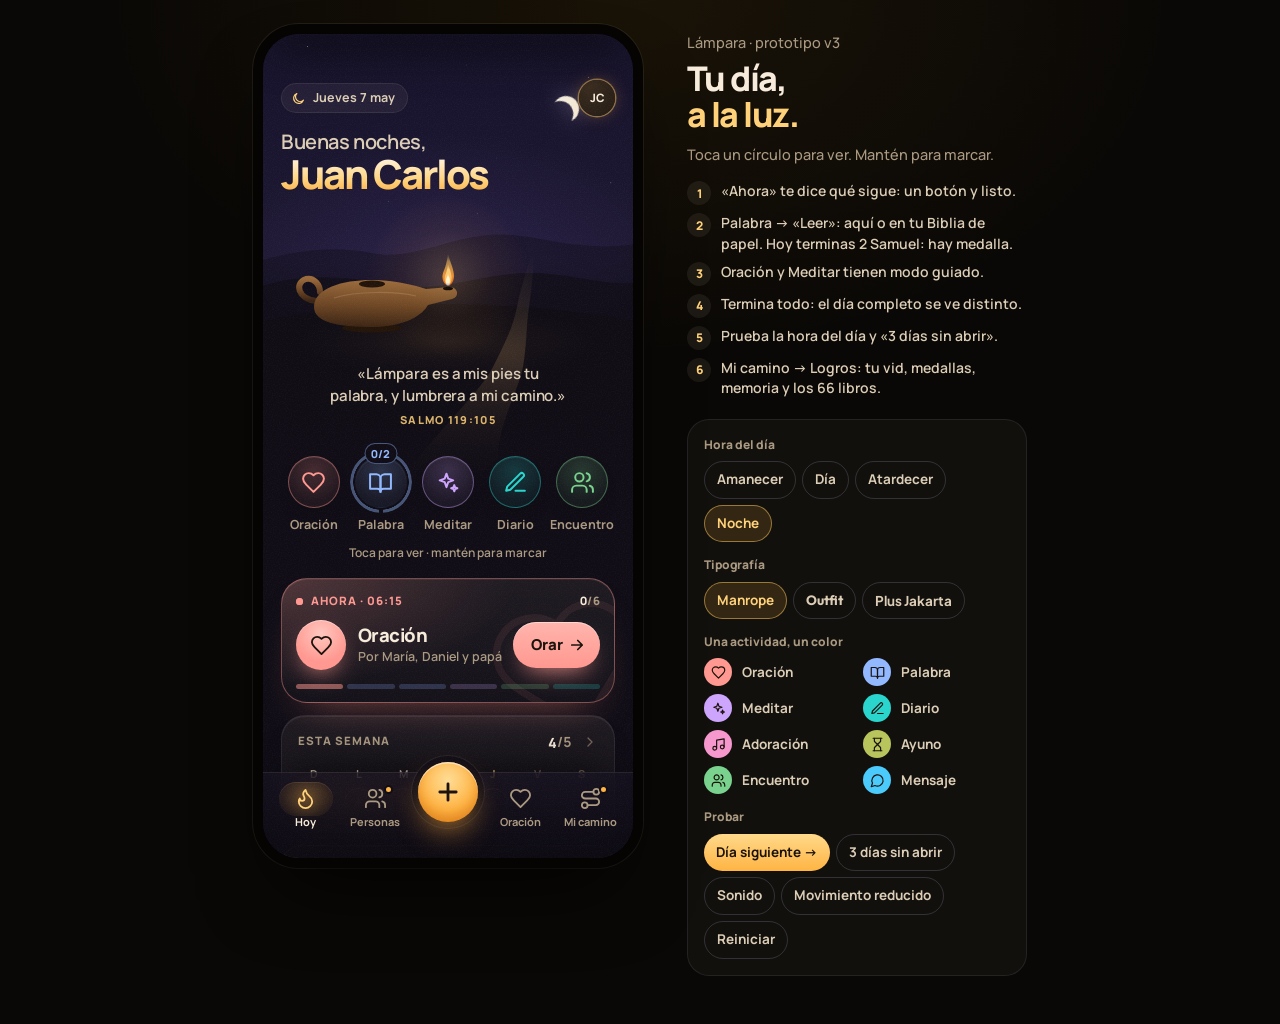
<file: v3/index.html>
<!DOCTYPE html>
<html lang="es">
<head>
<meta charset="UTF-8">
<meta name="viewport" content="width=device-width, initial-scale=1.0, viewport-fit=cover">
<title>Lámpara · v3</title>
<link rel="preconnect" href="https://fonts.googleapis.com">
<link rel="preconnect" href="https://fonts.gstatic.com" crossorigin>
<link href="https://fonts.googleapis.com/css2?family=Manrope:wght@400;500;600;700;800&family=Outfit:wght@400;500;600;700;800&family=Plus+Jakarta+Sans:wght@400;500;600;700;800&display=swap" rel="stylesheet">
<style>
  /* ================================================================
     TOKENS
     Una sola base (cálida, oscura) + un solo color de marca: la llama.
     Cada actividad tiene su tono, todos con la misma luminosidad y
     saturación (OKLCH): distintos colores, misma tonalidad.
     ================================================================ */
  @property --light { syntax: '<number>'; inherits: true; initial-value: 0; }

  :root {
    --page: #0a0806;
    --screen: #14100b;
    --raise: #1e1811;
    --s1: rgba(255, 236, 210, 0.035);
    --s2: rgba(255, 236, 210, 0.07);
    --s3: rgba(255, 236, 210, 0.11);
    --line: rgba(255, 226, 190, 0.09);
    --line-2: rgba(255, 226, 190, 0.17);
    --ink: #f7ecdc;
    --ink-2: #dccdb6;
    --ink-3: #ab9a82;
    --ink-4: #76665a;
    --flame: #ffb443;
    --flame-hi: #ffd27a;
    --flame-deep: #ee8f1d;
    --on-color: #1b130b;
    --L: 0.79;
    --C: 0.13;
    --font: 'Manrope';
    --ease: cubic-bezier(0.22, 1, 0.36, 1);
    --pop: cubic-bezier(0.34, 1.4, 0.64, 1);
    /* materia: una superficie con luz desde arriba, no una caja plana */
    --mat: linear-gradient(180deg, rgba(255, 236, 210, 0.062), rgba(255, 236, 210, 0.022));
    --mat-hi: inset 0 1px 0 rgba(255, 240, 222, 0.07);
    --shadow-1: 0 18px 36px -24px rgba(0, 0, 0, 0.9);
    --glass: rgba(24, 19, 14, 0.72);
    /* escala tipográfica (una sola familia) */
    --t-display: 40px;
    --t-h1: 36px;
    --t-h2: 18px;
    --t-eye: 11.5px;
    color-scheme: dark;
  }
  :root[data-time="noche"] {
    --screen: #100d16;
    --raise: #1b1824;
    --line: rgba(220, 205, 255, 0.09);
    --line-2: rgba(220, 205, 255, 0.17);
    --glass: rgba(18, 15, 26, 0.74);
  }
  /* rótulo pequeño en mayúsculas: la única voz «de sistema» */
  .eye { font-size: var(--t-eye); font-weight: 800; letter-spacing: 0.09em; text-transform: uppercase; color: var(--ink-3); }
  :root[data-font="outfit"] { --font: 'Outfit'; }
  :root[data-font="jakarta"] { --font: 'Plus Jakarta Sans'; }

  /* identidad de actividad: --h lo pone el JS ([data-a="oracion"] { --h: 25 } …) */
  [data-a] {
    --c: oklch(var(--L) var(--C) var(--h));
    --c-soft: oklch(var(--L) var(--C) var(--h) / 0.14);
    --c-line: oklch(var(--L) var(--C) var(--h) / 0.42);
  }

  * { box-sizing: border-box; margin: 0; padding: 0; }
  html, body { background: var(--page); }
  body {
    font-family: var(--font), system-ui, -apple-system, sans-serif;
    color: var(--ink); font-size: 15px; line-height: 1.45;
    -webkit-font-smoothing: antialiased; min-height: 100vh; padding: 24px 16px 48px;
    background: radial-gradient(60% 50% at 50% 0%, rgba(232, 163, 23, 0.07), transparent 70%), var(--page);
  }
  button, textarea, input { font: inherit; color: inherit; }
  button { -webkit-tap-highlight-color: transparent; }
  .i { width: 22px; height: 22px; flex: none; display: block; }
  .fillc { fill: currentColor; }
  .sr-only { position: absolute; width: 1px; height: 1px; padding: 0; margin: -1px; overflow: hidden; clip: rect(0 0 0 0); white-space: nowrap; border: 0; }
  :focus-visible { outline: 2px solid var(--flame-hi); outline-offset: 2px; }

  .layout { display: flex; gap: 44px; justify-content: center; align-items: flex-start; flex-wrap: wrap; }

  /* ================================================================
     TELÉFONO Y VISTAS
     ================================================================ */
  .phone {
    position: relative; width: 390px; height: min(844px, calc(100vh - 48px)); min-height: 660px;
    border-radius: 46px; border: 10px solid #050403; background: var(--screen);
    box-shadow: 0 40px 80px -30px rgba(0, 0, 0, 0.8), 0 0 0 1px rgba(255, 226, 180, 0.08);
    overflow: hidden; flex: none; transition: background-color 0.6s;
  }
  /* grano sutil: le da materia a la pantalla (estático, sin mezcla) */
  .phone::after {
    content: ""; position: absolute; inset: 0; z-index: 60; pointer-events: none; opacity: 0.05;
    background-image: url("data:image/svg+xml,%3Csvg xmlns='http://www.w3.org/2000/svg' width='180' height='180'%3E%3Cfilter id='n'%3E%3CfeTurbulence type='fractalNoise' baseFrequency='.85' numOctaves='2' stitchTiles='stitch'/%3E%3CfeColorMatrix values='0 0 0 0 1 0 0 0 0 .93 0 0 0 0 .82 1.4 0 0 0 -.55'/%3E%3C/filter%3E%3Crect width='100%25' height='100%25' filter='url(%23n)'/%3E%3C/svg%3E");
    background-size: 180px 180px;
  }
  .views { position: absolute; inset: 0; }
  .view { position: absolute; inset: 0; background: var(--screen); }
  .view[hidden] { display: none; }
  .scr { position: absolute; inset: 0; overflow-y: auto; overscroll-behavior: contain; scrollbar-width: none; padding: 0 18px 128px; }
  .scr::-webkit-scrollbar { display: none; }
  .push { z-index: 12; }

  /* ================================================================
     HOY · ESCENARIO
     Cielo que cambia con la hora (alba, día, tarde, noche), un paisaje
     con un camino que sube al horizonte y la lámpara a tus pies.
     El cielo cuelga de la escena de la lámpara: si el saludo crece,
     el paisaje baja con ella y nunca se desalinea.
     ================================================================ */
  .stage { position: relative; isolation: isolate; margin: 0 -18px; padding: 0 18px; }
  .top { position: relative; display: flex; justify-content: space-between; align-items: center; padding-top: 46px; }
  .date { display: inline-flex; align-items: center; gap: 7px; height: 30px; padding: 0 12px 0 9px; border-radius: 999px; background: rgba(255, 236, 210, 0.06); border: 1px solid rgba(255, 236, 210, 0.08); -webkit-backdrop-filter: blur(10px); backdrop-filter: blur(10px); font-size: 12.5px; font-weight: 700; color: var(--ink-2); }
  .date .i { width: 15px; height: 15px; color: var(--flame-hi); }
  .me { position: relative; width: 36px; height: 36px; border-radius: 50%; display: grid; place-items: center; background: radial-gradient(120% 120% at 30% 20%, #3b2d20, #1f1812); box-shadow: 0 0 0 1.5px rgba(255, 201, 94, 0.45), 0 0 18px -4px rgba(255, 180, 70, 0.5); font-size: 11.5px; font-weight: 800; color: var(--ink); }
  .greet { position: relative; display: flex; flex-direction: column; margin-top: 14px; }
  .greet .g1 { font-size: 20px; font-weight: 600; letter-spacing: -0.02em; line-height: 1.2; color: var(--ink-2); }
  .greet .g2 { font-size: var(--t-display); font-weight: 800; letter-spacing: -0.05em; line-height: 1.02; padding-bottom: 2px; background: linear-gradient(180deg, #fff3dc 10%, var(--flame-hi) 62%, #f7a53a); -webkit-background-clip: text; background-clip: text; color: transparent; }
  .notice { position: relative; margin-top: 12px; padding: 10px 13px; border-radius: 16px; background: rgba(255, 180, 67, 0.09); -webkit-backdrop-filter: blur(10px); backdrop-filter: blur(10px); border: 1px solid rgba(255, 201, 94, 0.24); color: var(--ink-2); font-size: 13.5px; font-weight: 600; line-height: 1.4; }

  .st-scene { position: relative; height: 162px; display: flex; align-items: flex-end; }
  .st-sky { position: absolute; left: -18px; right: -18px; top: -446px; bottom: -118px; z-index: -1; pointer-events: none; overflow: hidden; }
  .st-sky > * { position: absolute; }
  .sk { inset: 0; opacity: 0; transition: opacity 1.4s var(--ease); }
  .sk-alba { background: radial-gradient(70% 22% at 18% 72%, rgba(255, 160, 120, 0.30), transparent 70%), radial-gradient(120% 34% at 50% 74%, rgba(240, 120, 110, 0.16), transparent 72%), linear-gradient(180deg, transparent 18%, rgba(80, 44, 60, 0.30) 46%, rgba(150, 78, 64, 0.34) 70%, transparent 84%); }
  .sk-dia { background: radial-gradient(60% 34% at 80% 36%, rgba(255, 214, 140, 0.20), transparent 70%), radial-gradient(120% 30% at 50% 74%, rgba(255, 190, 110, 0.15), transparent 72%), linear-gradient(180deg, transparent 16%, rgba(120, 86, 40, 0.24) 50%, rgba(170, 120, 60, 0.26) 70%, transparent 84%); }
  .sk-tarde { background: radial-gradient(60% 24% at 76% 70%, rgba(255, 120, 70, 0.34), transparent 70%), radial-gradient(130% 34% at 50% 74%, rgba(220, 80, 90, 0.18), transparent 72%), linear-gradient(180deg, transparent 16%, rgba(90, 36, 50, 0.30) 48%, rgba(170, 70, 50, 0.34) 70%, transparent 84%); }
  .sk-noche { background: radial-gradient(90% 30% at 50% 74%, rgba(110, 90, 200, 0.18), transparent 72%), linear-gradient(180deg, transparent 10%, rgba(40, 34, 90, 0.34) 46%, rgba(60, 48, 110, 0.30) 70%, transparent 84%); }
  .sk-gold { background: radial-gradient(70% 34% at 50% 66%, rgba(255, 196, 100, 0.30), transparent 72%); transition-duration: 2.2s; }
  [data-phase="alba"] .sk-alba, [data-phase="dia"] .sk-dia, [data-phase="tarde"] .sk-tarde, [data-phase="noche"] .sk-noche, .stage.complete .sk-gold { opacity: 1; }
  .sk-stars { left: 0; right: 0; top: 190px; height: 310px; opacity: 0; transition: opacity 1.4s;
    background:
      radial-gradient(1px 1px at 12% 34%, rgba(255,255,255,.6), transparent 60%), radial-gradient(1px 1px at 26% 12%, rgba(255,255,255,.45), transparent 60%),
      radial-gradient(1.5px 1.5px at 71% 22%, rgba(255,255,255,.55), transparent 60%), radial-gradient(1px 1px at 88% 44%, rgba(255,255,255,.4), transparent 60%),
      radial-gradient(1px 1px at 55% 40%, rgba(255,255,255,.35), transparent 60%), radial-gradient(1px 1px at 40% 62%, rgba(255,255,255,.3), transparent 60%),
      radial-gradient(1px 1px at 6% 70%, rgba(255,255,255,.3), transparent 60%), radial-gradient(1.5px 1.5px at 94% 78%, rgba(255,255,255,.35), transparent 60%),
      radial-gradient(1px 1px at 18% 52%, rgba(255,255,255,.45), transparent 60%), radial-gradient(1px 1px at 47% 8%, rgba(255,255,255,.4), transparent 60%),
      radial-gradient(1.2px 1.2px at 63% 70%, rgba(255,255,255,.4), transparent 60%), radial-gradient(1px 1px at 80% 6%, rgba(255,255,255,.5), transparent 60%),
      radial-gradient(1px 1px at 34% 84%, rgba(255,255,255,.3), transparent 60%), radial-gradient(1px 1px at 97% 30%, rgba(255,255,255,.4), transparent 60%),
      radial-gradient(1.2px 1.2px at 3% 18%, rgba(255,255,255,.45), transparent 60%), radial-gradient(1px 1px at 58% 88%, rgba(255,255,255,.3), transparent 60%); }
  .sk-twinkle { left: 0; right: 0; top: 190px; height: 310px; opacity: 0;
    background: radial-gradient(1.6px 1.6px at 33% 28%, #fff, transparent 60%), radial-gradient(1.4px 1.4px at 63% 56%, #fff, transparent 60%), radial-gradient(1.4px 1.4px at 82% 16%, #fff, transparent 60%); }
  [data-phase="noche"] .sk-stars { opacity: 1; }
  [data-phase="alba"] .sk-stars { opacity: 0.35; }
  [data-phase="noche"] .sk-twinkle { animation: twinkle 3.8s ease-in-out infinite alternate; }
  @keyframes twinkle { from { opacity: 0.1; } to { opacity: 0.9; } }
  /* sol (y luna): solo se mueven con transform/opacity */
  .st-sun { left: 0; top: 0; width: 96px; height: 96px; margin: -48px 0 0 -48px; border-radius: 50%; opacity: 0; transform: translate(var(--sx, 50%), var(--sy, 520px)); transition: transform 1.8s var(--ease), opacity 1.4s; }
  .st-sun::before { content: ""; position: absolute; inset: 0; border-radius: 50%; background: radial-gradient(circle, #fff6e2 0 14%, rgba(255, 214, 150, 0.8) 22%, rgba(255, 170, 100, 0.18) 46%, transparent 70%); }
  [data-phase="alba"] .st-sun { --sx: 70px; --sy: 505px; opacity: 0.95; }
  [data-phase="dia"] .st-sun { --sx: 290px; --sy: 372px; opacity: 0.85; }
  [data-phase="tarde"] .st-sun { --sx: 300px; --sy: 500px; opacity: 1; }
  [data-phase="tarde"] .st-sun::before { background: radial-gradient(circle, #ffe3c0 0 15%, rgba(255, 150, 90, 0.85) 24%, rgba(240, 90, 70, 0.22) 48%, transparent 70%); }
  .st-moon { left: 290px; top: 345px; width: 26px; height: 26px; border-radius: 50%; box-shadow: inset -7px 3px 0 0 #f4ecdc; opacity: 0; transform: translateY(18px) rotate(-18deg); transition: opacity 1.4s, transform 1.8s var(--ease); filter: drop-shadow(0 0 10px rgba(220, 210, 255, 0.45)); }
  [data-phase="noche"] .st-moon { opacity: 1; transform: rotate(-18deg); }
  .st-land { left: 0; bottom: 0; width: 100%; height: 300px; display: block; }
  .st-land .r1 { fill: var(--screen); fill-opacity: 0.42; }
  .st-land .r2 { fill: var(--screen); fill-opacity: 0.7; }
  .st-land .r3 { fill: var(--screen); fill-opacity: 0.95; }
  .st-pool { left: 50%; bottom: 100px; width: 300px; height: 70px; margin-left: -150px; border-radius: 50%; background: radial-gradient(closest-side, rgba(255, 190, 100, 0.34), rgba(255, 170, 80, 0.10) 55%, transparent); opacity: calc(0.25 + 0.75 * var(--p, 0)); transition: opacity 1s var(--ease); }
  .st-rays { left: 50%; top: 510px; width: 560px; height: 560px; margin: -280px 0 0 -280px; border-radius: 50%; opacity: 0; transition: opacity 2s var(--ease);
    background: repeating-conic-gradient(from 0deg, rgba(255, 206, 120, 0.13) 0deg 5deg, transparent 5deg 16deg);
    -webkit-mask: radial-gradient(circle, #000 12%, transparent 62%); mask: radial-gradient(circle, #000 12%, transparent 62%); }
  .stage.complete .st-rays { opacity: 1; animation: spin 90s linear infinite; }

  .hero-glow { position: absolute; left: 50%; top: 70px; width: 420px; height: 420px; margin: -210px 0 0 -210px; border-radius: 50%; pointer-events: none; background: radial-gradient(circle, rgba(255, 190, 90, 0.35), transparent 60%); opacity: 0; }
  .lamp-btn { display: block; width: 100%; background: none; border: 0; cursor: pointer; padding: 0 0 4px; position: relative; border-radius: 20px; }
  .st-scene .lamp-wrap { --w: 200px; }
  .st-scene .flame { width: 34px; height: 78px; margin: -78px 0 0 -17px; }
  .st-scene .halo { width: 340px; height: 340px; margin: -170px 0 0 -170px; }
  .verse { position: relative; display: block; max-width: 318px; margin: 8px auto 0; text-align: center; background: none; border: 0; padding: 4px 8px; cursor: pointer; border-radius: 14px; font-size: 15px; line-height: 1.45; font-weight: 600; letter-spacing: -0.005em; color: var(--ink-2); text-wrap: balance; margin-top: 0; }
  .verse small { display: block; margin-top: 6px; font-size: 11px; font-weight: 800; letter-spacing: 0.12em; text-transform: uppercase; color: var(--flame-hi); opacity: 0.85; }

  /* lámpara (de la demo) */
  .lamp-wrap { --w: 170px; position: relative; width: var(--w); height: calc(var(--w) * 0.6); margin: 0 auto; transform: translateX(calc(var(--w) * -0.36)); }
  .lamp-wrap .lamp { position: absolute; inset: 0; width: 100%; height: 100%; overflow: visible; }
  .lamp-light { opacity: calc(0.12 + 0.6 * var(--p, 0)); transition: opacity 0.9s var(--ease); }
  .halo { position: absolute; left: 86%; top: 34%; width: 300px; height: 300px; margin: -150px 0 0 -150px; border-radius: 50%; pointer-events: none; opacity: calc(0.16 + 0.46 * var(--p, 0) + 0.22 * var(--b, 0.8)); transform: scale(calc(0.55 + 0.5 * var(--p, 0))); transition: opacity 1s var(--ease), transform 1s var(--ease); }
  .halo-in { width: 100%; height: 100%; border-radius: 50%; background: radial-gradient(circle, rgba(255, 196, 100, 0.52) 0%, rgba(255, 160, 60, 0.16) 34%, rgba(255, 140, 40, 0) 64%); animation: haloBreath 4.6s ease-in-out infinite alternate; }
  @keyframes haloBreath { from { opacity: 0.86; } to { opacity: 1; } }
  .flame { position: absolute; left: 86%; top: 43.3%; width: 30px; height: 68px; margin: -68px 0 0 -15px; transform-origin: 50% 100%; transform: scale(var(--fs, 0.4)); transition: transform 0.8s var(--ease); }
  .breath, .flick-a, .flick-b { width: 100%; height: 100%; transform-origin: 50% 100%; }
  .flick-a { animation: flickA 1.9s ease-in-out infinite alternate; }
  .flick-b { animation: flickB 2.7s ease-in-out infinite alternate; }
  .flame svg { display: block; width: 100%; height: 100%; overflow: visible; }
  @keyframes flickA { 0% { transform: scale(1, 1) skewX(0deg); } 23% { transform: scale(0.97, 1.04) skewX(-1.5deg); } 41% { transform: scale(1.02, 0.97) skewX(1deg); } 67% { transform: scale(0.98, 1.05) skewX(-0.6deg); } 100% { transform: scale(1.01, 0.99) skewX(1.4deg); } }
  @keyframes flickB { 0% { transform: rotate(-1.2deg); } 37% { transform: rotate(1.4deg); } 58% { transform: rotate(-0.4deg); } 100% { transform: rotate(0.9deg); } }
  .no-tr .flame, .no-tr .halo, .no-tr .lamp-light { transition: none !important; }

  /* prácticas de hoy: un círculo por actividad; si hay más de una, anillo por partes */
  .pracs { position: relative; display: grid; grid-template-columns: repeat(var(--cols, 4), 1fr); gap: 14px 2px; margin-top: 18px; }
  .prac { display: flex; flex-direction: column; align-items: center; gap: 8px; background: none; border: 0; cursor: pointer; padding: 6px 0 2px; border-radius: 18px; user-select: none; -webkit-user-select: none; -webkit-touch-callout: none; touch-action: manipulation; }
  .orb { --o: 58px; width: var(--o); height: var(--o); border-radius: 50%; position: relative; display: grid; place-items: center; border: 1.5px solid var(--c-line); background: radial-gradient(circle at 50% 28%, oklch(var(--L) var(--C) var(--h) / 0.22), oklch(var(--L) var(--C) var(--h) / 0.07) 72%); box-shadow: inset 0 1px 0 rgba(255, 255, 255, 0.07), 0 10px 22px -16px rgba(0, 0, 0, 0.9); color: var(--c); transition: border-color 0.35s, color 0.35s, transform 0.14s var(--ease), box-shadow 0.6s var(--ease); }
  .orb::before { content: ""; position: absolute; inset: -1.5px; border-radius: 50%; background: radial-gradient(circle at 50% 26%, oklch(0.9 0.09 var(--h)), var(--c) 64%); opacity: 0; transition: opacity 0.35s var(--ease); }
  .orb > * { position: relative; }
  .orb > .ring, .orb > .sring, .orb > .cnt { position: absolute; }
  .pracs.tight .orb { --o: 52px; }
  .orb .i { width: 25px; height: 25px; }
  .prac:active .orb, .prac.press .orb { transform: scale(0.93); }
  .prac.multi .orb { border-color: transparent; }
  .prac.on .orb { border-color: var(--c); color: var(--on-color); box-shadow: 0 0 0 5px var(--c-soft), 0 12px 30px -10px var(--c), inset 0 1px 0 rgba(255, 255, 255, 0.35); }
  .prac.on .orb::before { opacity: 1; }
  .orb .ring { position: absolute; inset: -3px; border-radius: 50%; border: 2px solid var(--c); opacity: 0; pointer-events: none; }
  .orb .sring { position: absolute; inset: -6px; border-radius: 50%; pointer-events: none; -webkit-mask: radial-gradient(farthest-side, transparent calc(100% - 3.5px), #000 calc(100% - 3px)); mask: radial-gradient(farthest-side, transparent calc(100% - 3.5px), #000 calc(100% - 3px)); }
  .prac.on .orb .sring { opacity: 0; }
  .cnt { position: absolute; top: -14px; left: 50%; transform: translateX(-50%); min-width: 30px; height: 21px; padding: 0 6px; border-radius: 999px; background: var(--screen); border: 1.5px solid var(--c-line); color: var(--c); font-size: 11px; font-weight: 800; display: grid; place-items: center; font-variant-numeric: tabular-nums; }
  .prac.on .cnt { background: var(--c); color: var(--on-color); border-color: var(--screen); }
  .prac .lbl { font-size: 12.5px; font-weight: 700; color: var(--ink-3); transition: color 0.3s; }
  .prac.on .lbl { color: var(--ink); }
  .hint { position: relative; text-align: center; font-size: 12px; font-weight: 600; color: var(--ink-3); margin-top: 8px; height: 18px; overflow: hidden; transition: opacity 0.4s, height 0.5s var(--ease), margin 0.5s var(--ease); }
  .hint.gone, .pracs:empty ~ .hint { opacity: 0; height: 0; margin-top: 0; }
  .extras { position: relative; display: flex; flex-wrap: wrap; justify-content: center; gap: 6px; margin-top: 10px; }
  .extras:empty { display: none; }
  .xchip { display: inline-flex; align-items: center; gap: 6px; padding: 5px 11px 5px 7px; border-radius: 999px; background: var(--c-soft); color: var(--c); font-size: 12.5px; font-weight: 700; }
  .xchip .i { width: 15px; height: 15px; }

  /* despliegue: tocar una actividad muestra qué hacer, para qué, cómo, lo anotado */
  .prac.sel .lbl { color: var(--c); }
  .prac { position: relative; }
  .prac.sel::after { content: ""; position: absolute; left: 50%; bottom: -13px; z-index: 1; width: 12px; height: 12px; margin-left: -6px; transform: rotate(45deg); border-radius: 3px 0 0 0; background: oklch(var(--L) var(--C) var(--h) / 0.26); border-left: 1px solid var(--c-line); border-top: 1px solid var(--c-line); }
  .pracs.rows2 .prac.sel::after { display: none; }
  .drawer { position: relative; display: grid; grid-template-rows: 0fr; margin-top: 0; transition: grid-template-rows 0.45s var(--ease), margin-top 0.45s var(--ease); }
  .drawer.open { grid-template-rows: 1fr; margin-top: 14px; }
  .drawer-in { min-height: 0; overflow: hidden; }
  .dw { border-radius: 22px; border: 1px solid var(--c-line); background: linear-gradient(180deg, oklch(var(--L) var(--C) var(--h) / 0.14), oklch(var(--L) var(--C) var(--h) / 0.03) 70%); padding: 14px; }
  .dw-head { display: flex; align-items: center; gap: 12px; }
  .dw-head .bigic { width: 40px; height: 40px; }
  .dw-head .bigic .i { width: 20px; height: 20px; }
  .dw-head b { display: block; font-size: 16.5px; font-weight: 800; letter-spacing: -0.02em; }
  .dw-head small { display: block; font-size: 12.5px; font-weight: 800; color: var(--c); }
  .dw-x { margin-left: auto; width: 32px; height: 32px; border-radius: 50%; border: 0; background: var(--s2); color: var(--ink-2); display: grid; place-items: center; cursor: pointer; flex: none; }
  .dw-x .i { width: 16px; height: 16px; }
  .dw-rows { margin-top: 8px; }
  .dw-why { font-size: 14.5px; font-weight: 600; line-height: 1.4; }
  .dw-why span { display: block; margin-top: 2px; font-size: 12px; font-weight: 700; color: var(--ink-3); }
  .dw-lbl { font-size: 11px; font-weight: 800; letter-spacing: 0.06em; text-transform: uppercase; color: var(--ink-3); margin: 14px 0 4px; }
  .dw-row { display: grid; grid-template-columns: 40px 1fr auto; gap: 12px; align-items: center; padding: 6px 0; }
  .dw-chk { width: 40px; height: 40px; border-radius: 50%; border: 1.5px solid var(--c-line); background: var(--c-soft); color: var(--c); display: grid; place-items: center; cursor: pointer; transition: background-color 0.25s, color 0.25s, transform 0.12s var(--ease); }
  .dw-chk:active { transform: scale(0.9); }
  .dw-chk .i { width: 19px; height: 19px; }
  .dw-row.done .dw-chk { background: var(--c); border-color: var(--c); color: var(--on-color); }
  .dw-tx { min-width: 0; }
  .dw-tx b { display: block; font-size: 15px; font-weight: 800; line-height: 1.25; }
  .dw-row.done .dw-tx b { color: var(--ink-2); }
  .dw-tx small { display: block; font-size: 12px; font-weight: 600; color: var(--ink-3); }
  .dw-tx em { display: block; font-style: normal; font-size: 12.5px; font-weight: 700; color: var(--c); margin-top: 1px; }
  .dw-tips { display: flex; flex-wrap: wrap; gap: 6px; margin-top: 2px; }
  .dw-tips span { display: inline-flex; align-items: center; gap: 7px; padding: 6px 10px; border-radius: 12px; background: var(--s2); font-size: 12.5px; font-weight: 700; color: var(--ink-2); }
  .dw-tips span::before { content: ""; width: 6px; height: 6px; border-radius: 50%; background: var(--c); flex: none; }
  .dw-note { font-size: 13.5px; font-weight: 600; color: var(--ink-2); line-height: 1.4; }
  .dw-note b { color: var(--ink); font-weight: 800; }
  .dw-note .link { padding: 0 0 0 4px; font-size: 13px; }
  .dw-with { display: flex; align-items: center; gap: 10px; font-size: 13px; font-weight: 700; color: var(--ink-2); padding: 3px 0; }
  .dw-with .avs .mini { width: 24px; height: 24px; font-size: 8.5px; }
  .dw-next { display: flex; align-items: baseline; gap: 8px; margin-top: 14px; padding-top: 12px; border-top: 1px solid var(--line); font-size: 12.5px; font-weight: 700; color: var(--ink-3); }
  .dw-next b { color: var(--ink-2); font-weight: 700; }
  .keep { display: grid; gap: 6px; }
  .keep button { text-align: left; padding: 10px 12px; border-radius: 14px; border: 1.5px solid var(--c-line); background: transparent; font-size: 14px; font-weight: 700; line-height: 1.35; cursor: pointer; transition: background-color 0.2s, transform 0.12s var(--ease); }
  .keep button:active { transform: scale(0.98); }
  .keep button small { display: block; font-size: 11.5px; font-weight: 700; color: var(--ink-3); margin-top: 2px; }
  .kept { display: flex; gap: 10px; align-items: flex-start; padding: 12px; border-radius: 14px; background: var(--c); color: var(--on-color); font-size: 14.5px; font-weight: 800; line-height: 1.35; }
  .kept .i { width: 18px; height: 18px; margin-top: 1px; }
  .kept small { display: block; font-size: 12px; font-weight: 700; opacity: 0.75; margin-top: 2px; }
  .dw-write { display: flex; gap: 8px; }
  .dw-write input { flex: 1; min-width: 0; height: 44px; padding: 0 14px; border-radius: 14px; border: 1px solid var(--c-line); background: var(--s1); outline: none; font-size: 14.5px; font-weight: 600; }
  .dw-write input::placeholder { color: var(--ink-4); }
  .dw-write button { height: 44px; padding: 0 16px; border-radius: 14px; border: 0; background: var(--c); color: var(--on-color); font-weight: 800; cursor: pointer; }
  .dw-write button:disabled { opacity: 0.35; cursor: default; }

  /* lo que Dios me dijo */
  .keeps { display: grid; gap: 8px; }
  .kcard { display: grid; grid-template-columns: 36px 1fr; gap: 12px; align-items: start; padding: 12px 14px; border-radius: 18px; border: 1px solid var(--line); background: var(--s1); }
  .kcard .ic { width: 36px; height: 36px; border-radius: 50%; display: grid; place-items: center; background: var(--c-soft); color: var(--c); }
  .kcard .ic .i { width: 17px; height: 17px; }
  .kcard b { display: block; font-size: 14.5px; font-weight: 700; line-height: 1.35; }
  .kcard small { display: block; font-size: 12px; font-weight: 700; color: var(--ink-3); margin-top: 3px; }
  .kcard.today { border-color: var(--c-line); background: var(--c-soft); }

  /* semana (fila de llamas) */
  .weekcard { position: relative; display: block; margin-top: 12px; padding: 13px 12px 14px; border-radius: 24px; border: 1px solid var(--line); background: var(--mat); box-shadow: var(--mat-hi), var(--shadow-1); cursor: pointer; -webkit-tap-highlight-color: transparent; }
  .wk-head { display: flex; align-items: center; gap: 8px; padding: 0 4px; }
  .wk-head > .i { width: 16px; height: 16px; color: var(--ink-4); margin-left: 2px; }
  .wk-head .eye { flex: 1; }
  .week { list-style: none; position: relative; display: grid; grid-template-columns: repeat(7, 1fr); gap: 4px; margin-top: 12px; }
  .wd { display: flex; flex-direction: column; align-items: center; gap: 6px; }
  .wd-l { font-size: 11px; font-weight: 700; color: var(--ink-4); }
  .wd-c { width: 30px; height: 30px; border-radius: 50%; border: 1px solid var(--line-2); display: grid; place-items: center; position: relative; transition: border-color 0.4s; }
  .wd-glow { position: absolute; inset: -7px; border-radius: 50%; pointer-events: none; background: radial-gradient(circle, rgba(255, 180, 70, 0.5), transparent 66%); opacity: 0; transition: opacity 0.6s var(--ease); }
  .wd-f { width: 11px; height: 15px; position: relative; fill: rgba(255, 226, 180, 0.12); transform-origin: 50% 75%; transition: fill 0.4s, opacity 0.4s; }
  .wd-ember { position: absolute; width: 7px; height: 7px; border-radius: 50%; background: radial-gradient(circle, #ffb070 0%, #d2541c 55%, rgba(160, 50, 10, 0) 100%); box-shadow: 0 0 8px rgba(255, 120, 40, 0.45); opacity: 0; }
  .wd.lit .wd-c { border-color: rgba(255, 201, 94, 0.45); }
  .wd.lit .wd-f { fill: url(#wdGrad); }
  .wd.lit .wd-glow { opacity: 0.85; }
  .wd.lit .wd-l, .wd.grace .wd-l { color: var(--ink-2); }
  .wd.grace .wd-c { border-style: dashed; border-color: rgba(255, 201, 94, 0.45); }
  .wd.grace .wd-f { fill: rgba(232, 163, 23, 0.32); stroke: var(--flame-hi); stroke-width: 0.8; }
  .wd.grace .wd-glow { opacity: 0.35; }
  .wd.ember .wd-f { opacity: 0; }
  .wd.ember .wd-ember { opacity: 0.9; animation: emberGlow 3.4s ease-in-out infinite alternate; }
  @keyframes emberGlow { from { opacity: 0.55; } to { opacity: 0.95; } }
  .wd.today .wd-c { border-color: rgba(255, 201, 94, 0.7); border-style: solid; }
  .wd.today .wd-l { color: var(--flame-hi); }
  .wd.today:not(.lit) .wd-f { fill: rgba(255, 201, 94, 0.32); }
  .wd.future .wd-c { border-style: dashed; opacity: 0.5; }
  .week-meta { position: relative; display: flex; align-items: center; gap: 8px; font-size: 14px; font-weight: 700; color: var(--ink-3); font-variant-numeric: tabular-nums; }
  .week-meta b { color: var(--ink); font-weight: 800; }
  .seal { font-size: 12px; font-weight: 800; color: var(--on-color); background: linear-gradient(180deg, #ffd98a, var(--flame)); padding: 4px 10px; border-radius: 999px; white-space: nowrap; opacity: 0; transform: translateY(4px) scale(0.94); transition: opacity 0.5s var(--ease), transform 0.5s var(--pop); }
  .seal.show { opacity: 1; transform: none; }
  .odo { display: inline-grid; overflow: hidden; vertical-align: bottom; line-height: 1.2; font-variant-numeric: tabular-nums; }
  .odo-n { grid-area: 1 / 1; }

  .inv-pill { position: relative; display: flex; align-items: center; gap: 10px; width: 100%; margin-top: 12px; padding: 10px 12px 10px 10px; border-radius: 20px; border: 1px solid rgba(255, 201, 94, 0.28); background: linear-gradient(100deg, rgba(255, 180, 67, 0.13), rgba(255, 180, 67, 0.04)); box-shadow: var(--mat-hi); cursor: pointer; text-align: left; }
  .inv-pill .mini { background: rgba(255, 180, 67, 0.18); color: var(--flame-hi); }
  .inv-pill[hidden] { display: none; }
  .inv-pill .pn b { font-size: 13.5px; }
  .inv-pill .pn small { font-size: 12px; }
  .inv-pill > .i { width: 18px; height: 18px; color: var(--flame-hi); }

  /* secciones */
  .sec-h { position: relative; display: flex; justify-content: space-between; align-items: baseline; margin: 22px 2px 10px; }
  .sec-h h2 { font-size: var(--t-h2); font-weight: 800; letter-spacing: -0.03em; }
  .sec-h .muted { font-size: 12.5px; font-weight: 700; color: var(--ink-3); }
  .link { background: none; border: 0; cursor: pointer; font-size: 13px; font-weight: 700; color: var(--flame-hi); padding: 4px 2px; }

  /* avatares con anillo de luz */
  .av { --size: 56px; width: var(--size); height: var(--size); flex: none; border-radius: 50%; position: relative; display: grid; place-items: center; transition: --light 0.9s var(--ease); }
  .av::before { content: ""; position: absolute; inset: -4px; border-radius: 50%; background: conic-gradient(var(--flame) calc(var(--light) * 360deg), rgba(255, 226, 190, 0.13) 0); -webkit-mask: radial-gradient(farthest-side, transparent calc(100% - 2.6px), #000 calc(100% - 2.2px)); mask: radial-gradient(farthest-side, transparent calc(100% - 2.6px), #000 calc(100% - 2.2px)); }
  .av .face { position: absolute; inset: 0; border-radius: 50%; display: grid; place-items: center; background: radial-gradient(120% 120% at 30% 20%, #3b2d20, #1f1812); font-weight: 800; font-size: calc(var(--size) * 0.29); letter-spacing: 0.02em; color: var(--ink); box-shadow: 0 0 calc(var(--light) * 22px) rgba(255, 180, 70, calc(var(--light) * 0.32)); }
  .av .badge { position: absolute; right: -3px; bottom: -3px; width: 21px; height: 21px; border-radius: 50%; background: var(--flame); color: var(--on-color); display: grid; place-items: center; border: 2px solid var(--screen); }
  .av .badge .i { width: 11px; height: 11px; }
  /* padding generoso: el brillo del anillo no se corta contra el borde del carrusel */
  .strip { position: relative; display: flex; gap: 12px; overflow-x: auto; padding: 14px 18px 6px; margin: -10px -18px 0; scrollbar-width: none; }
  .strip::-webkit-scrollbar { display: none; }
  .pp { display: flex; flex-direction: column; align-items: center; gap: 6px; background: none; border: 0; cursor: pointer; flex: none; width: 64px; padding: 2px 0; border-radius: 14px; }
  .pp .nm { font-size: 12px; font-weight: 700; color: var(--ink-2); }

  /* ================================================================
     BARRA INFERIOR
     ================================================================ */
  .tabbar { position: absolute; left: 0; right: 0; bottom: 0; z-index: 15; height: 86px; padding: 6px 8px 24px; display: grid; grid-template-columns: 1fr 1fr 76px 1fr 1fr; align-items: center; background: linear-gradient(180deg, rgba(26, 20, 14, 0.66), rgba(14, 11, 8, 0.92)); -webkit-backdrop-filter: blur(20px) saturate(150%); backdrop-filter: blur(20px) saturate(150%); box-shadow: inset 0 1px 0 rgba(255, 236, 210, 0.08), 0 -24px 40px -24px rgba(0, 0, 0, 0.7); }
  [data-time="noche"] .tabbar { background: linear-gradient(180deg, rgba(22, 18, 32, 0.68), rgba(12, 10, 18, 0.92)); }
  .tab { position: relative; isolation: isolate; display: flex; flex-direction: column; align-items: center; gap: 4px; background: none; border: 0; cursor: pointer; color: var(--ink-3); font-size: 11px; font-weight: 700; padding: 6px 0; border-radius: 12px; transition: color 0.3s; }
  .tab .i { width: 23px; height: 23px; transition: transform 0.4s var(--pop); }
  /* indicador activo: una brasa suave detrás del icono (motion.js puede reemplazarlo, ver CAMBIOS-hoy.md) */
  .tab::before { content: ""; position: absolute; z-index: -1; top: 1px; left: 50%; width: 54px; height: 34px; margin-left: -27px; border-radius: 17px; background: radial-gradient(70% 90% at 50% 40%, rgba(255, 180, 67, 0.24), rgba(255, 180, 67, 0.06) 70%, transparent); box-shadow: inset 0 1px 0 rgba(255, 220, 160, 0.10); opacity: 0; transform: scale(0.6); transition: opacity 0.3s, transform 0.45s var(--pop); }
  .tab[aria-current="page"] { color: var(--ink); }
  .tab[aria-current="page"]::before { opacity: 1; transform: none; }
  .tabbar[data-ind="motion"] .tab::before { display: none; }   /* motion.js pone su indicador deslizante */
  .tab[aria-current="page"] .i { color: var(--flame-hi); filter: drop-shadow(0 0 8px rgba(255, 180, 67, 0.55)); }
  .tab .dot { position: absolute; top: 4px; left: calc(50% + 9px); width: 9px; height: 9px; border-radius: 50%; background: var(--flame); border: 2px solid var(--screen); }
  .fab { justify-self: center; width: 60px; height: 60px; border-radius: 50%; border: 0; cursor: pointer; background: radial-gradient(circle at 50% 30%, #ffdc94, var(--flame) 58%, var(--flame-deep)); color: var(--on-color); display: grid; place-items: center; box-shadow: 0 14px 30px -8px rgba(255, 170, 60, 0.75), 0 0 0 6px var(--screen), 0 0 0 7px rgba(255, 236, 210, 0.07), inset 0 1.5px 0 rgba(255, 255, 255, 0.55), inset 0 -6px 12px rgba(190, 90, 10, 0.35); transform: translateY(-16px); transition: transform 0.15s var(--ease); }
  .fab .i { width: 28px; height: 28px; stroke-width: 2.4; }
  .fab:active { transform: translateY(-16px) scale(0.93); }

  /* ================================================================
     VISTAS SECUNDARIAS
     ================================================================ */
  /* cabeceras: un amanecer teñido por vista (se va con el scroll) + rótulo + título grande */
  #personas, #oracion, #camino, #ficha, #plan { background: radial-gradient(140% 320px at 50% -80px, oklch(0.79 0.13 var(--vh-h) / 0.24), transparent 72%) local no-repeat; }
  #personas { --vh-h: 150; } #oracion { --vh-h: 25; } #camino, #ficha { --vh-h: 70; } #plan { --vh-h: 265; }
  .vh { position: relative; padding: 60px 2px 4px; }
  .vh .eye { color: oklch(0.79 0.13 var(--vh-h, 70)); margin-bottom: 6px; }
  .vh h1 { font-size: var(--t-h1); font-weight: 800; letter-spacing: -0.045em; line-height: 1.02; }
  .card { border-radius: 22px; border: 1px solid var(--line); background: var(--mat); box-shadow: var(--mat-hi), var(--shadow-1); padding: 16px; }
  .empty { display: flex; flex-direction: column; align-items: center; text-align: center; gap: 4px; padding: 22px 12px 18px; }
  .empty .art { width: 64px; height: 64px; border-radius: 50%; display: grid; place-items: center; margin-bottom: 8px; color: var(--c, var(--flame-hi)); background: radial-gradient(circle, oklch(var(--L) var(--C) var(--h, 70) / 0.32), oklch(var(--L) var(--C) var(--h, 70) / 0.05) 70%); }
  .empty .art .i { width: 26px; height: 26px; }
  .empty b { font-size: 15.5px; font-weight: 800; letter-spacing: -0.02em; }
  .empty small { font-size: 13px; font-weight: 600; color: var(--ink-3); }
  .card.flush { padding: 4px 16px; }
  .pn { flex: 1; min-width: 0; display: flex; flex-direction: column; }
  .pn b { font-size: 16px; font-weight: 800; letter-spacing: -0.015em; }
  .pn small { font-size: 12.5px; font-weight: 600; color: var(--ink-3); white-space: nowrap; overflow: hidden; text-overflow: ellipsis; }
  .round { width: 40px; height: 40px; border-radius: 50%; display: grid; place-items: center; background: var(--s2); color: var(--flame-hi); flex: none; }
  .round .i { width: 19px; height: 19px; }
  .leader { width: 100%; display: flex; align-items: center; gap: 14px; text-align: left; cursor: pointer; margin-top: 18px; padding: 14px; border-radius: 22px; border: 1px solid rgba(255, 201, 94, 0.22); background: linear-gradient(135deg, rgba(255, 180, 67, 0.12), rgba(255, 180, 67, 0.03)); }
  .plist { list-style: none; display: grid; gap: 8px; }
  .prow { width: 100%; display: flex; align-items: center; gap: 14px; text-align: left; cursor: pointer; padding: 12px 14px 12px 12px; border-radius: 20px; border: 1px solid var(--line); background: var(--s1); }
  .sug { display: inline-flex; align-items: center; gap: 5px; height: 30px; padding: 0 11px 0 8px; border-radius: 999px; background: var(--c-soft); color: var(--c); font-size: 12.5px; font-weight: 800; font-variant-numeric: tabular-nums; flex: none; }
  .sug .i { width: 16px; height: 16px; }
  .sug.ok { background: rgba(255, 180, 67, 0.12); color: var(--flame-hi); padding: 0 8px; }
  .addrow { width: 100%; display: flex; align-items: center; justify-content: center; gap: 8px; margin-top: 10px; height: 48px; border-radius: 18px; border: 1.5px dashed var(--line-2); background: none; cursor: pointer; color: var(--ink-3); font-size: 14px; font-weight: 700; }
  .addrow .i { width: 18px; height: 18px; }
  .addrow[hidden] { display: none; }

  /* oración */
  .pet { display: grid; grid-template-columns: 32px 1fr auto; gap: 12px; align-items: center; padding: 12px 0; border-bottom: 1px solid var(--line); }
  .pet:last-child { border-bottom: 0; }
  .mini { width: 32px; height: 32px; border-radius: 50%; display: grid; place-items: center; background: var(--s3); font-size: 10.5px; font-weight: 800; color: var(--ink-2); flex: none; }
  .mini.star { background: rgba(255, 180, 67, 0.16); color: var(--flame-hi); }
  .mini.star .i { width: 15px; height: 15px; }
  .pt { display: flex; flex-direction: column; min-width: 0; text-align: left; background: none; border: 0; cursor: pointer; padding: 0; }
  .pt b { font-size: 14.5px; font-weight: 700; line-height: 1.3; }
  .pt small { font-size: 12px; font-weight: 600; color: var(--ink-3); }
  .heartbtn { display: inline-flex; align-items: center; gap: 6px; height: 38px; padding: 0 13px 0 10px; border-radius: 999px; cursor: pointer; border: 1.5px solid var(--c-line); background: var(--c-soft); color: var(--c); font-weight: 800; font-size: 13.5px; font-variant-numeric: tabular-nums; transition: background-color 0.3s, color 0.3s, transform 0.12s var(--ease); }
  .heartbtn .i { width: 18px; height: 18px; }
  .heartbtn:active { transform: scale(0.92); }
  .heartbtn.hit { background: var(--c); border-color: var(--c); color: var(--on-color); }

  /* ficha */
  .back { position: relative; margin-top: 52px; width: 42px; height: 42px; border-radius: 50%; border: 0; background: var(--s2); display: grid; place-items: center; cursor: pointer; }
  .fhead { display: flex; flex-direction: column; align-items: center; text-align: center; margin-top: 2px; }
  .fname { font-size: 26px; font-weight: 800; letter-spacing: -0.035em; margin-top: 16px; line-height: 1.1; }
  .fsub { font-size: 13px; font-weight: 600; color: var(--ink-3); margin-top: 4px; }
  .focus { display: inline-flex; align-items: center; gap: 6px; margin-top: 12px; padding: 6px 12px 6px 9px; border-radius: 999px; background: var(--c-soft); color: var(--c); font-size: 13px; font-weight: 800; }
  .focus .i { width: 16px; height: 16px; }
  .qacts { display: grid; grid-template-columns: repeat(4, 1fr); gap: 8px; margin-top: 20px; }
  .qa { display: flex; flex-direction: column; align-items: center; gap: 6px; padding: 12px 0 10px; cursor: pointer; border-radius: 20px; background: var(--s1); border: 1px solid var(--line); transition: transform 0.12s var(--ease), border-color 0.3s; }
  .qa:active { transform: scale(0.95); }
  .qa .ic, .atile .ic, .tli .ic, .drow .ic { width: 44px; height: 44px; border-radius: 50%; display: grid; place-items: center; background: var(--c-soft); color: var(--c); transition: background-color 0.3s, color 0.3s; }
  .qa .k { font-size: 12.5px; font-weight: 800; }
  .qa .d { font-size: 11.5px; font-weight: 700; color: var(--ink-3); font-variant-numeric: tabular-nums; }
  .qa.fresh { border-color: var(--c-line); }
  .qa.fresh .ic { background: var(--c); color: var(--on-color); }
  .qa.fresh .d { color: var(--c); }
  .rhythm { display: grid; grid-template-columns: repeat(8, 1fr); gap: 6px; height: 92px; align-items: end; }
  .rcol { display: flex; flex-direction: column-reverse; align-items: center; gap: 5px; padding: 6px 0; border-radius: 12px; height: 100%; }
  .rcol.now { background: var(--s2); }
  .rcol i { display: block; width: 12px; height: 12px; border-radius: 50%; background: var(--c); }
  .rcol i.none { background: none; border: 1.5px dashed var(--line-2); }
  .rlab { display: flex; justify-content: space-between; font-size: 11.5px; font-weight: 700; color: var(--ink-3); margin-top: 8px; }
  .tl { list-style: none; }
  .tli { display: grid; grid-template-columns: 36px 1fr auto; gap: 12px; align-items: center; padding: 10px 0; border-bottom: 1px solid var(--line); }
  .tli:last-child { border-bottom: 0; }
  .tli .ic { width: 36px; height: 36px; }
  .tli .ic .i { width: 18px; height: 18px; }
  .tli .t { font-size: 14.5px; font-weight: 700; }
  .tli .w { font-size: 12px; font-weight: 700; color: var(--ink-3); }

  /* mi camino: pestañas internas */
  .segc { display: grid; grid-template-columns: repeat(4, 1fr); gap: 4px; padding: 4px; border-radius: 16px; background: var(--s2); margin-top: 14px; }
  .segc button { position: relative; height: 38px; border: 0; border-radius: 12px; background: none; color: var(--ink-3); font-weight: 800; font-size: 13.5px; cursor: pointer; }
  .segc button[aria-selected="true"] { background: var(--raise); color: var(--ink); box-shadow: 0 2px 10px rgba(0, 0, 0, 0.35); }
  .segc .dot { position: absolute; top: 8px; right: 14px; width: 7px; height: 7px; border-radius: 50%; background: var(--flame); }

  /* semana */
  .wsum { display: flex; align-items: center; gap: 16px; }
  .wsum .big { font-size: 40px; font-weight: 800; letter-spacing: -0.05em; line-height: 1; font-variant-numeric: tabular-nums; }
  .wsum .big small { font-size: 18px; color: var(--ink-3); letter-spacing: -0.02em; }
  .wsum .side { flex: 1; min-width: 0; }
  .wsum .side span { display: block; font-size: 12.5px; font-weight: 700; color: var(--ink-3); margin-bottom: 8px; }
  .wlist { display: grid; gap: 8px; margin-top: 12px; }
  .wrow { display: grid; grid-template-columns: 42px 1fr auto; gap: 12px; align-items: center; width: 100%; min-height: 62px; padding: 10px 12px 10px 8px; border-radius: 20px; border: 1px solid var(--line); background: var(--s1); cursor: pointer; text-align: left; }
  .wrow.today { border-color: rgba(255, 201, 94, 0.5); background: linear-gradient(90deg, rgba(255, 180, 67, 0.10), var(--s1)); }
  .wday { display: flex; flex-direction: column; align-items: center; line-height: 1.1; }
  .wday b { font-size: 11.5px; font-weight: 800; color: var(--ink-3); }
  .wday span { font-size: 20px; font-weight: 800; letter-spacing: -0.03em; font-variant-numeric: tabular-nums; }
  .wrow.today .wday b { color: var(--flame-hi); }
  .wrow.past .wday span { color: var(--ink-2); }
  .witems { display: flex; flex-wrap: wrap; gap: 5px; }
  .wi { width: 26px; height: 26px; border-radius: 50%; display: grid; place-items: center; border: 1.5px solid var(--c-line); color: var(--c); }
  .wi .i { width: 13px; height: 13px; }
  .wi.done { background: var(--c); border-color: var(--c); color: var(--on-color); }
  .wtag { display: inline-flex; align-items: center; gap: 5px; font-size: 12.5px; font-weight: 700; color: var(--ink-3); }
  .wtag .i { width: 15px; height: 15px; color: var(--flame-hi); }
  .wnum { font-size: 12.5px; font-weight: 800; color: var(--ink-3); font-variant-numeric: tabular-nums; }
  .wrow.today .wnum { color: var(--flame-hi); }

  /* planes */
  .inv { border-radius: 22px; border: 1px solid rgba(255, 201, 94, 0.28); background: linear-gradient(135deg, rgba(255, 180, 67, 0.10), rgba(255, 180, 67, 0.02)); padding: 14px; }
  .inv + .inv { margin-top: 10px; }
  .inv-top { display: flex; align-items: center; gap: 10px; font-size: 12.5px; font-weight: 700; color: var(--ink-3); }
  .inv-top .mini { width: 28px; height: 28px; font-size: 9.5px; }
  .inv h3 { font-size: 18px; font-weight: 800; letter-spacing: -0.02em; margin-top: 10px; line-height: 1.2; }
  .acts { display: flex; gap: 6px; margin-top: 8px; flex-wrap: wrap; }
  .actchip { display: inline-flex; align-items: center; gap: 5px; padding: 4px 10px 4px 6px; border-radius: 999px; background: var(--c-soft); color: var(--c); font-size: 12px; font-weight: 800; }
  .actchip .i { width: 14px; height: 14px; }
  .meta { font-size: 12.5px; font-weight: 700; color: var(--ink-3); margin-top: 8px; }
  .two { display: grid; grid-template-columns: 1fr 1fr; gap: 8px; margin-top: 12px; }
  .two .btn, .two .btn + .btn { height: 44px; margin-top: 0; font-size: 14px; }
  .plans { display: grid; gap: 8px; }
  .planrow { width: 100%; display: grid; grid-template-columns: 52px 1fr auto; gap: 14px; align-items: center; text-align: left; cursor: pointer; padding: 12px 14px 12px 12px; border-radius: 20px; border: 1px solid var(--line); background: var(--s1); }
  .ring { position: relative; width: 52px; height: 52px; display: block; }
  .ring > svg { width: 100%; height: 100%; transform: rotate(-90deg); }
  .ring .trk { fill: none; stroke: var(--c-soft); stroke-width: 5; }
  .ring .val { fill: none; stroke: var(--c); stroke-width: 5; stroke-linecap: round; transition: stroke-dashoffset 0.8s var(--ease); }
  .ring > span { position: absolute; inset: 0; display: grid; place-items: center; color: var(--c); }
  .ring > span .i { width: 20px; height: 20px; }
  .avs { display: flex; padding-left: 8px; }
  .avs .mini { width: 26px; height: 26px; font-size: 9px; margin-left: -8px; border: 2px solid var(--screen); }
  .tpls { display: flex; gap: 10px; overflow-x: auto; margin: 0 -18px; padding: 0 18px 4px; scrollbar-width: none; }
  .tpls::-webkit-scrollbar { display: none; }
  .tpl { flex: none; width: 152px; border-radius: 20px; border: 1px solid var(--line); background: var(--s1); padding: 12px; text-align: left; cursor: pointer; }
  .ics { display: flex; gap: 4px; }
  .ics span { width: 30px; height: 30px; border-radius: 50%; background: var(--c); color: var(--on-color); display: grid; place-items: center; }
  .ics .i { width: 15px; height: 15px; }
  .tpl b { display: block; margin-top: 12px; font-size: 14.5px; font-weight: 800; line-height: 1.2; letter-spacing: -0.01em; }
  .tpl small { display: block; margin-top: 4px; font-size: 12px; font-weight: 700; color: var(--ink-3); }

  /* detalle de plan */
  .phero { display: flex; flex-direction: column; align-items: center; text-align: center; margin-top: 4px; }
  .phero .ics { gap: 8px; }
  .phero .ics span { width: 54px; height: 54px; box-shadow: 0 10px 30px -10px var(--c); }
  .phero .ics .i { width: 24px; height: 24px; }
  .pname { font-size: 26px; font-weight: 800; letter-spacing: -0.035em; margin-top: 16px; line-height: 1.1; }
  .pmeta { font-size: 13px; font-weight: 700; color: var(--ink-3); margin-top: 6px; }
  .pby { display: inline-flex; align-items: center; gap: 8px; margin-top: 12px; padding: 4px 12px 4px 4px; border-radius: 999px; background: var(--s2); font-size: 13px; font-weight: 700; }
  .pby .mini { width: 26px; height: 26px; font-size: 9px; }
  .pdesc { font-size: 15px; font-weight: 500; color: var(--ink-2); margin-top: 14px; line-height: 1.45; }
  .eday { display: grid; grid-template-columns: 40px 1fr; gap: 12px; align-items: center; padding: 9px 0; border-bottom: 1px solid var(--line); }
  .eday:last-child { border-bottom: 0; }
  .eday .ic { width: 40px; height: 40px; border-radius: 50%; display: grid; place-items: center; background: var(--c-soft); color: var(--c); }
  .eday .ic .i { width: 19px; height: 19px; }
  .eday b { display: block; font-size: 14.5px; font-weight: 800; }
  .eday small { display: block; font-size: 12.5px; font-weight: 600; color: var(--ink-3); }
  .together { display: flex; align-items: center; justify-content: space-between; gap: 12px; }
  .together b { font-size: 15px; font-weight: 800; }
  .together small { display: block; font-size: 12.5px; font-weight: 700; color: var(--ink-3); }
  .pbar { height: 8px; border-radius: 4px; background: var(--s3); overflow: hidden; margin-top: 12px; }
  .pbar i { display: block; height: 100%; background: var(--c); border-radius: 4px; }
  .days { list-style: none; margin-top: 6px; }
  .dayi { display: grid; grid-template-columns: 30px 1fr auto; gap: 12px; align-items: center; padding: 10px 0; border-bottom: 1px solid var(--line); }
  .dayi:last-child { border-bottom: 0; }
  .dayi .n { font-size: 12px; font-weight: 800; color: var(--ink-3); font-variant-numeric: tabular-nums; }
  .dayi .t { font-size: 14.5px; font-weight: 700; }
  .dayi .st { width: 24px; height: 24px; border-radius: 50%; border: 1.5px solid var(--line-2); display: grid; place-items: center; }
  .dayi .st .i { width: 13px; height: 13px; }
  .dayi.done .st { background: var(--c); border-color: var(--c); color: var(--on-color); }
  .dayi.today .n, .dayi.today .t { color: var(--flame-hi); }
  .dayi.today .st { border-color: var(--flame); }
  .dayi.future .t { color: var(--ink-3); }

  /* ================================================================
     HOJA INFERIOR
     ================================================================ */
  .sheet-wrap { position: absolute; inset: 0; z-index: 25; }
  .sheet-wrap[hidden] { display: none; }
  .backdrop { position: absolute; inset: 0; background: rgba(5, 4, 3, 0.58); }
  .sheet { position: absolute; left: 0; right: 0; bottom: 0; max-height: 90%; overflow-y: auto; scrollbar-width: none; background: var(--raise); border-radius: 30px 30px 0 0; border-top: 1px solid var(--line-2); padding: 10px 20px 30px; box-shadow: 0 -20px 60px rgba(0, 0, 0, 0.5); }
  .sheet:focus { outline: none; }
  .grab { width: 40px; height: 5px; border-radius: 3px; background: var(--line-2); margin: 0 auto 16px; }
  .sh-title { font-size: 21px; font-weight: 800; letter-spacing: -0.03em; line-height: 1.15; }
  .sh-sub { font-size: 13.5px; font-weight: 600; color: var(--ink-3); margin-top: 3px; }
  .qhead, .ph { display: flex; align-items: center; gap: 14px; }
  .bigic { width: 56px; height: 56px; border-radius: 50%; display: grid; place-items: center; background: var(--c); color: var(--on-color); flex: none; }
  .bigic .i { width: 26px; height: 26px; }
  .pquote { margin-top: 16px; font-size: 18px; font-weight: 600; line-height: 1.4; letter-spacing: -0.01em; }
  .btn { display: flex; align-items: center; justify-content: center; gap: 8px; width: 100%; height: 54px; margin-top: 18px; border-radius: 18px; border: 0; cursor: pointer; font-weight: 800; font-size: 15.5px; background: linear-gradient(180deg, #ffd98a, var(--flame)); color: var(--on-color); transition: opacity 0.2s, transform 0.12s var(--ease); }
  .btn .i { width: 19px; height: 19px; }
  .btn:disabled { opacity: 0.3; cursor: default; }
  .btn:active:not(:disabled) { transform: scale(0.98); }
  .btn.ghost { background: var(--s2); color: var(--ink); }
  .btn.colored { background: var(--c); color: var(--on-color); }
  .btn + .btn { margin-top: 10px; }
  .note, .field { display: block; width: 100%; margin-top: 16px; outline: none; border-radius: 18px; border: 1px solid var(--line-2); background: var(--s1); font-size: 15.5px; font-weight: 600; padding: 13px 15px; line-height: 1.4; }
  .note { min-height: 84px; resize: none; font-weight: 500; }
  .note:focus, .field:focus { border-color: rgba(255, 201, 94, 0.55); }
  .note::placeholder, .field::placeholder { color: var(--ink-4); }
  .flabel { font-size: 12.5px; font-weight: 800; color: var(--ink-3); margin: 18px 2px 8px; }
  .agrid { display: grid; grid-template-columns: repeat(4, 1fr); gap: 8px; margin-top: 18px; }
  .flabel + .agrid { margin-top: 0; }
  .atile { display: flex; flex-direction: column; align-items: center; gap: 7px; padding: 12px 0 10px; cursor: pointer; border-radius: 20px; border: 1.5px solid transparent; background: var(--s1); font-size: 12px; font-weight: 700; color: var(--ink-2); transition: background-color 0.25s, border-color 0.25s, transform 0.12s var(--ease); }
  .atile:active { transform: scale(0.94); }
  .atile[aria-pressed="true"], .atile[aria-checked="true"] { border-color: var(--c-line); background: var(--c-soft); color: var(--ink); }
  .atile[aria-pressed="true"] .ic, .atile[aria-checked="true"] .ic { background: var(--c); color: var(--on-color); }
  .who { display: flex; gap: 8px; overflow-x: auto; margin: 18px -20px 0; padding: 0 20px 2px; scrollbar-width: none; }
  .flabel + .who { margin-top: 0; }
  .who::-webkit-scrollbar { display: none; }
  .wchip { display: inline-flex; align-items: center; gap: 8px; padding: 5px 13px 5px 5px; border-radius: 999px; flex: none; cursor: pointer; background: var(--s1); border: 1.5px solid var(--line); font-size: 13.5px; font-weight: 700; color: var(--ink-2); }
  .wchip .mini { width: 28px; height: 28px; font-size: 10px; }
  .wchip[aria-checked="true"], .wchip[aria-pressed="true"] { border-color: var(--flame); background: rgba(255, 180, 67, 0.12); color: var(--ink); }
  .seg { display: grid; grid-template-columns: repeat(var(--n, 4), 1fr); gap: 6px; margin-top: 18px; }
  .flabel + .seg { margin-top: 0; }
  .seg button { height: 40px; border-radius: 12px; border: 1.5px solid var(--line); background: var(--s1); cursor: pointer; font-size: 13px; font-weight: 700; color: var(--ink-2); }
  .seg button[aria-checked="true"], .seg button[aria-pressed="true"] { border-color: var(--flame); background: rgba(255, 180, 67, 0.12); color: var(--ink); }
  .rules { display: grid; gap: 10px; margin-top: 18px; }
  .rules div { display: flex; align-items: center; gap: 12px; font-size: 14.5px; font-weight: 600; color: var(--ink-2); }
  .rules .i { width: 20px; height: 20px; color: var(--flame-hi); }
  .llama-num { display: flex; align-items: baseline; gap: 10px; margin-top: 14px; }
  .llama-num b { font-size: 56px; font-weight: 800; letter-spacing: -0.06em; line-height: 1; color: var(--flame-hi); }
  .llama-num span { font-size: 14px; font-weight: 700; color: var(--ink-3); }
  .dlist { display: grid; gap: 8px; margin-top: 16px; }
  .drow { display: flex; align-items: center; gap: 12px; font-size: 15px; font-weight: 700; }
  .drow .ic { width: 38px; height: 38px; }
  .drow .ic .i { width: 19px; height: 19px; }
  .dnote { display: flex; gap: 10px; align-items: center; margin-top: 14px; font-size: 15px; font-weight: 600; color: var(--ink-2); }
  .dnote .i { color: var(--flame-hi); }
  .ilist { margin-top: 12px; }
  .irow { display: grid; grid-template-columns: 44px 1fr auto; gap: 12px; align-items: center; padding: 8px 0; border-bottom: 1px solid var(--line); }
  .irow:last-child { border-bottom: 0; }
  .ichk { width: 44px; height: 44px; border-radius: 50%; display: grid; place-items: center; border: 1.5px solid var(--c-line); background: var(--c-soft); color: var(--c); cursor: pointer; transition: background-color 0.25s, color 0.25s, transform 0.12s var(--ease); }
  .ichk:active:not([disabled]) { transform: scale(0.92); }
  .ichk .i { width: 20px; height: 20px; }
  .irow.done .ichk { background: var(--c); border-color: var(--c); color: var(--on-color); }
  .ichk[disabled] { cursor: default; }
  .itx { min-width: 0; }
  .itx b { display: block; font-size: 15px; font-weight: 700; line-height: 1.3; }
  .itx small { display: block; font-size: 12.5px; font-weight: 600; color: var(--ink-3); white-space: nowrap; overflow: hidden; text-overflow: ellipsis; }
  .ichev { width: 34px; height: 34px; border-radius: 50%; border: 0; background: var(--s2); color: var(--ink-2); display: grid; place-items: center; cursor: pointer; }
  .ichev .i { width: 16px; height: 16px; }
  .addform[hidden] { display: none; }
  .answered { text-align: center; padding: 18px 0 8px; }
  .stone-glow { width: 88px; height: 88px; border-radius: 50%; margin: 0 auto 16px; display: grid; place-items: center; background: radial-gradient(circle, rgba(255, 214, 130, 0.45), rgba(255, 180, 67, 0.08) 70%); color: var(--flame-hi); }
  .stone-glow .i { width: 38px; height: 38px; }

  /* mi camino: recorrido */
  .big2 { display: grid; grid-template-columns: 1fr 1fr; gap: 10px; margin-top: 16px; }
  .stat { border-radius: 22px; border: 1px solid var(--line); background: var(--s1); padding: 16px; }
  .stat b { display: block; font-size: 40px; font-weight: 800; letter-spacing: -0.05em; line-height: 1; font-variant-numeric: tabular-nums; }
  .stat span { display: block; margin-top: 6px; font-size: 12.5px; font-weight: 700; color: var(--ink-3); }
  .stat.lit b { color: var(--flame-hi); }
  .cal { display: grid; grid-template-columns: repeat(7, 1fr); gap: 4px; }
  .cwd { font-size: 11px; font-weight: 800; color: var(--ink-3); text-align: center; padding-bottom: 4px; }
  .cday { aspect-ratio: 1 / 1.08; border-radius: 12px; border: 1.5px solid transparent; background: var(--s1); cursor: pointer; display: flex; flex-direction: column; align-items: center; justify-content: center; gap: 4px; font-size: 13px; font-weight: 700; color: var(--ink-2); font-variant-numeric: tabular-nums; padding: 0; }
  .cday .dots { display: flex; flex-wrap: wrap; justify-content: center; gap: 2px; max-width: 28px; min-height: 5px; }
  .cday .dots i { display: block; width: 5px; height: 5px; border-radius: 50%; background: var(--c); }
  .cday.lit { background: radial-gradient(90% 90% at 50% 110%, rgba(255, 180, 67, 0.20), var(--s1) 70%); }
  .cday.grace { border-style: dashed; border-color: rgba(255, 201, 94, 0.35); }
  .cday.ember { border-style: dashed; border-color: var(--line-2); }
  .cday.today { border-color: var(--flame); color: var(--ink); }
  .cday.out { opacity: 0.4; }
  .cday:disabled { background: none; color: var(--ink-4); cursor: default; }
  .dist { display: flex; height: 14px; border-radius: 7px; overflow: hidden; gap: 2px; }
  .dist i { display: block; background: var(--c); flex: var(--n) 1 0; min-width: 4px; }
  .legend { display: flex; flex-wrap: wrap; gap: 10px 14px; margin-top: 14px; }
  .lg { display: inline-flex; align-items: center; gap: 6px; font-size: 12.5px; font-weight: 700; color: var(--ink-2); }
  .lg i { width: 8px; height: 8px; border-radius: 50%; background: var(--c); }
  .lg b { color: var(--ink-3); font-weight: 700; font-variant-numeric: tabular-nums; }

  /* ================================================================
     CAPAS: EFECTOS, CUMBRE, TOAST, BANNER
     ================================================================ */
  .fx { position: absolute; inset: 0; pointer-events: none; z-index: 28; }
  .spark { position: absolute; left: 0; top: 0; width: 10px; height: 10px; margin: -5px 0 0 -5px; border-radius: 50%; background: radial-gradient(circle, #fff8ea 0%, var(--sc, #ffc95e) 45%, transparent 100%); box-shadow: 0 0 14px 4px color-mix(in oklab, var(--sc, #ffc95e) 60%, transparent); will-change: transform, opacity; }
  .pop { position: absolute; width: 7px; height: 7px; border-radius: 50%; pointer-events: none; }
  .floatlbl { position: absolute; left: 0; top: 0; padding: 4px 10px; border-radius: 999px; background: var(--c); color: var(--on-color); font-size: 12px; font-weight: 800; white-space: nowrap; pointer-events: none; }
  #embers { position: absolute; inset: 0; width: 100%; height: 100%; pointer-events: none; z-index: 35; }
  .cumbre { position: absolute; inset: 0; z-index: 30; display: flex; align-items: center; justify-content: center; text-align: center; padding: 32px 26px; }
  .cumbre[hidden] { display: none; }
  .c-bg { position: absolute; inset: 0; background: radial-gradient(95% 60% at 50% 36%, rgba(255, 170, 70, 0.30), rgba(40, 24, 10, 0) 70%), rgba(12, 9, 6, 0.95); }
  [data-time="noche"] .c-bg { background: radial-gradient(95% 60% at 50% 36%, rgba(255, 170, 70, 0.26), rgba(20, 14, 30, 0) 70%), rgba(10, 8, 15, 0.96); }
  .c-content { position: relative; max-width: 320px; }
  .c-lamp { margin-bottom: 22px; }
  .lamp-wrap.big { --w: 240px; }
  .lamp-wrap.big .flame { width: 40px; height: 90px; margin: -90px 0 0 -20px; }
  .lamp-wrap.big .halo { width: 480px; height: 480px; margin: -240px 0 0 -240px; }
  .c-title { font-size: 28px; font-weight: 800; letter-spacing: -0.04em; line-height: 1.1; }
  .c-verse { font-size: 17.5px; font-weight: 500; line-height: 1.45; color: var(--ink-2); margin-top: 14px; }
  .c-ref { font-size: 12px; font-weight: 800; letter-spacing: 0.08em; text-transform: uppercase; color: var(--flame-hi); margin-top: 8px; }
  .c-dots { display: flex; justify-content: center; flex-wrap: wrap; gap: 8px; margin-top: 20px; }
  .c-dots i { display: grid; place-items: center; width: 34px; height: 34px; border-radius: 50%; background: var(--c); color: var(--on-color); }
  .c-dots .i { width: 17px; height: 17px; }
  .c-recap { font-size: 13px; font-weight: 700; color: var(--ink-3); margin-top: 10px; }
  .c-btn { display: block; margin: 22px auto 0; padding: 13px 38px; border-radius: 999px; border: 0; cursor: pointer; background: linear-gradient(180deg, #ffd98a, var(--flame)); color: var(--on-color); font-weight: 800; font-size: 15.5px; box-shadow: 0 10px 30px -10px rgba(232, 163, 23, 0.7); }
  .toast { position: absolute; left: 14px; right: 14px; bottom: 100px; z-index: 40; display: flex; align-items: center; justify-content: space-between; gap: 12px; padding: 12px 10px 12px 16px; border-radius: 16px; background: #2b2117; border: 1px solid var(--line-2); box-shadow: 0 12px 30px rgba(0, 0, 0, 0.5); font-size: 14px; font-weight: 700; opacity: 0; transform: translateY(14px); pointer-events: none; transition: opacity 0.25s, transform 0.35s var(--ease); }
  .toast.show { opacity: 1; transform: none; pointer-events: auto; }
  .toast.top { top: 52px; bottom: auto; transform: translateY(-14px); }
  .toast.top.show { transform: none; }
  .toast button { border: 0; background: none; color: var(--flame-hi); font-weight: 800; cursor: pointer; padding: 6px 8px; border-radius: 8px; }
  .toast button[hidden] { display: none; }
  .banner { position: absolute; left: 10px; right: 10px; top: 10px; z-index: 45; display: flex; align-items: center; gap: 12px; padding: 12px 14px 12px 12px; border-radius: 22px; background: rgba(44, 35, 26, 0.94); -webkit-backdrop-filter: blur(16px); backdrop-filter: blur(16px); border: 1px solid var(--line-2); box-shadow: 0 16px 40px rgba(0, 0, 0, 0.5); transform: translateY(-140%); transition: transform 0.55s var(--ease); cursor: pointer; }
  .banner.show { transform: none; }
  .banner .pn b { font-size: 14.5px; }
  .banner .pn small { white-space: normal; font-size: 13.5px; color: var(--ink-2); }
  .banner .bh { width: 34px; height: 34px; border-radius: 50%; display: grid; place-items: center; background: var(--c); color: var(--on-color); flex: none; }
  .banner .bh .i { width: 17px; height: 17px; }

  /* ================================================================
     PANEL
     ================================================================ */
  /* ================================================================
     ACCIONES DEL DESPLIEGUE
     ================================================================ */
  .dw-go { display: inline-flex; align-items: center; gap: 2px; height: 34px; padding: 0 8px 0 12px; border-radius: 999px; border: 0; background: var(--c-soft); color: var(--c); font-size: 13px; font-weight: 800; cursor: pointer; }
  .dw-go .i { width: 15px; height: 15px; }
  .kept span { flex: 1; min-width: 0; }
  .kmemo { flex: none; align-self: center; height: 30px; padding: 0 11px; border-radius: 999px; border: 0; background: rgba(0, 0, 0, 0.18); color: var(--on-color); font-size: 12px; font-weight: 800; cursor: pointer; }
  .dw-memo { width: 100%; display: flex; align-items: center; gap: 12px; margin-top: 10px; padding: 10px 12px; border-radius: 16px; border: 1.5px solid var(--c-line); background: transparent; text-align: left; cursor: pointer; color: var(--c); }
  .dw-memo span { flex: 1; color: var(--ink); }
  .dw-memo b { display: block; font-size: 14.5px; font-weight: 800; }
  .dw-memo small { display: block; font-size: 12px; font-weight: 700; color: var(--ink-3); }
  .dw-memo .i { width: 18px; height: 18px; }

  /* ================================================================
     MODO ENFOQUE: leer, orar, meditar, memorizar
     ================================================================ */
  .fov { position: absolute; inset: 0; z-index: 27; display: flex; flex-direction: column; background: var(--screen); color: var(--ink); }
  .fov[hidden] { display: none; }
  .fov:focus { outline: none; }
  .fo-top { display: grid; grid-template-columns: 42px 1fr 42px; align-items: center; gap: 8px; padding: 48px 16px 10px; }
  .fo-x { width: 42px; height: 42px; border-radius: 50%; border: 0; background: var(--s2); display: grid; place-items: center; cursor: pointer; }
  .fo-x .i { width: 18px; height: 18px; }
  .fo-tt { text-align: center; min-width: 0; }
  .fo-tt b { display: block; font-size: 16px; font-weight: 800; letter-spacing: -0.02em; }
  .fo-tt small { display: block; font-size: 12px; font-weight: 700; color: var(--ink-3); white-space: nowrap; overflow: hidden; text-overflow: ellipsis; }
  .fo-prog { height: 3px; margin: 0 18px; border-radius: 2px; background: var(--s2); overflow: hidden; }
  .fo-prog i { display: block; height: 100%; width: 0; background: var(--c); transition: width 0.2s; }
  .fo-seg { display: grid; grid-template-columns: 1fr 1fr; gap: 4px; margin: 12px 18px 0; padding: 4px; border-radius: 14px; background: var(--s2); }
  .fo-seg button { height: 38px; border: 0; border-radius: 10px; background: none; color: var(--ink-3); font-weight: 800; font-size: 13.5px; cursor: pointer; }
  .fo-seg button[aria-selected="true"] { background: var(--raise); color: var(--ink); box-shadow: 0 2px 10px rgba(0, 0, 0, 0.35); }
  .fo-scroll { flex: 1; overflow-y: auto; padding: 20px 22px 24px; scrollbar-width: none; }
  .fo-scroll::-webkit-scrollbar { display: none; }
  .fo-scroll.center { display: flex; flex-direction: column; align-items: center; text-align: center; }
  .fo-foot { padding: 12px 18px 30px; border-top: 1px solid var(--line); }
  .fo-foot .btn, .fo-foot .two .btn { margin-top: 0; }
  .fo-hint { text-align: center; font-size: 12.5px; font-weight: 700; color: var(--ink-3); margin-bottom: 10px; }
  .rd-intro { font-size: 14px; font-weight: 600; color: var(--ink-3); margin-bottom: 12px; line-height: 1.45; }
  .vs { font-size: 18.5px; line-height: 1.6; font-weight: 500; padding: 3px 8px; margin: 0 -8px 2px; border-radius: 10px; cursor: pointer; transition: background-color 0.25s; -webkit-tap-highlight-color: transparent; }
  .vs sup { font-size: 11px; font-weight: 800; color: var(--c); margin-right: 5px; }
  .vs.hl { background: oklch(var(--L) var(--C) var(--h) / 0.22); box-shadow: inset 3px 0 0 var(--c); }
  .rd-src { margin-top: 18px; font-size: 11.5px; font-weight: 700; color: var(--ink-4); }
  .pp-eye { text-align: center; font-size: 13px; font-weight: 800; color: var(--ink-3); margin-top: 10px; }
  .pp-ref { text-align: center; font-size: 34px; font-weight: 800; letter-spacing: -0.045em; line-height: 1.1; margin-top: 6px; color: var(--c); }
  .pp-timer { display: block; position: relative; width: 156px; height: 156px; margin: 26px auto 0; border: 0; background: none; cursor: pointer; border-radius: 50%; }
  .pp-timer svg { width: 100%; height: 100%; transform: rotate(-90deg); }
  .pp-timer .trk { fill: none; stroke: var(--c-soft); stroke-width: 6; }
  .pp-timer .val { fill: none; stroke: var(--c); stroke-width: 6; stroke-linecap: round; transition: stroke-dashoffset 1s linear; }
  .pp-in { position: absolute; inset: 0; display: flex; flex-direction: column; align-items: center; justify-content: center; }
  .pp-in b { font-size: 32px; font-weight: 800; letter-spacing: -0.03em; font-variant-numeric: tabular-nums; }
  .pp-in small { font-size: 12.5px; font-weight: 800; color: var(--c); }
  .pp-hint { text-align: center; font-size: 12.5px; font-weight: 600; color: var(--ink-3); margin-top: 10px; }
  .pr-ring { position: relative; width: 168px; height: 168px; margin: 24px auto 0; border-radius: 50%; display: grid; place-items: center; flex: none; }
  .pr-ring::before { content: ""; position: absolute; inset: 0; border-radius: 50%; background: radial-gradient(circle, oklch(var(--L) var(--C) var(--h) / 0.42), oklch(var(--L) var(--C) var(--h) / 0.06) 68%, transparent 72%); animation: breathe 8s ease-in-out infinite; }
  .pr-ring::after { content: ""; position: absolute; inset: 22px; border-radius: 50%; border: 1.5px solid var(--c-line); }
  .pr-ring b { position: relative; font-size: 24px; font-weight: 800; color: var(--c); letter-spacing: -0.02em; }
  @keyframes breathe { 0%, 100% { transform: scale(0.72); opacity: 0.55; } 50% { transform: scale(1); opacity: 1; } }
  .pr-p { font-size: 18px; font-weight: 600; line-height: 1.45; margin-top: 22px; max-width: 300px; }
  .pr-dots { display: flex; justify-content: center; gap: 6px; margin-top: 20px; }
  .pr-dots i { width: 8px; height: 8px; border-radius: 50%; background: var(--s3); transition: background-color 0.3s; }
  .pr-dots i.on { background: var(--c); }
  .pr-chips { display: flex; flex-wrap: wrap; justify-content: center; gap: 8px; margin-top: 16px; }
  .pr-chips button { display: inline-flex; align-items: center; gap: 8px; padding: 5px 12px 5px 5px; border-radius: 999px; border: 1.5px solid var(--line); background: var(--s1); font-size: 13px; font-weight: 700; color: var(--ink-2); cursor: pointer; text-align: left; }
  .pr-chips .mini { width: 26px; height: 26px; font-size: 9px; }
  .pr-chips button[aria-pressed="true"] { border-color: var(--c); background: var(--c-soft); color: var(--ink); }
  .md-verse { font-size: 22px; font-weight: 700; line-height: 1.45; letter-spacing: -0.015em; margin-top: 26px; max-width: 310px; }
  .mm-stars { display: flex; justify-content: center; gap: 8px; }
  .mm-stars i { color: var(--s3); display: grid; }
  .mm-stars i.on { color: var(--flame); }
  .mm-stars .i { width: 26px; height: 26px; }
  .mm-line { min-height: 132px; margin-top: 16px; padding: 14px; border-radius: 18px; border: 1.5px dashed var(--c-line); display: flex; flex-wrap: wrap; gap: 6px; align-content: flex-start; }
  .mm-line span { padding: 7px 10px; border-radius: 10px; background: var(--c); color: var(--on-color); font-weight: 800; font-size: 15px; }
  .mm-pool { display: flex; flex-wrap: wrap; justify-content: center; gap: 8px; margin-top: 18px; }
  .mm-pool button { padding: 10px 12px; border-radius: 12px; border: 1.5px solid var(--c-line); background: var(--c-soft); color: var(--ink); font-weight: 700; font-size: 15px; cursor: pointer; }
  .mm-pool button.used { visibility: hidden; }

  /* ================================================================
     LOGRO DESBLOQUEADO
     ================================================================ */
  .medal { position: absolute; inset: 0; z-index: 31; display: flex; align-items: center; justify-content: center; text-align: center; padding: 30px 26px; }
  .medal[hidden] { display: none; }
  .fl, .medal.fl { --c: var(--flame); --c-soft: rgba(255, 180, 67, 0.16); --c-line: rgba(255, 201, 94, 0.42); --h: 70; }
  .md-bg { position: absolute; inset: 0; background: radial-gradient(80% 50% at 50% 38%, oklch(var(--L) var(--C) var(--h) / 0.30), transparent 70%), rgba(10, 8, 6, 0.95); }
  .md-content { position: relative; max-width: 300px; }
  .md-badge { position: relative; width: 150px; height: 150px; margin: 0 auto 22px; }
  .md-rays { position: absolute; inset: -34px; border-radius: 50%; background: repeating-conic-gradient(from 0deg, oklch(var(--L) var(--C) var(--h) / 0.26) 0deg 7deg, transparent 7deg 20deg); -webkit-mask: radial-gradient(circle, #000 28%, transparent 70%); mask: radial-gradient(circle, #000 28%, transparent 70%); animation: spin 22s linear infinite; }
  @keyframes spin { to { transform: rotate(360deg); } }
  .md-coin { position: absolute; inset: 14px; border-radius: 50%; display: grid; place-items: center; background: radial-gradient(circle at 34% 28%, rgba(255, 255, 255, 0.45), transparent 42%), var(--c); color: var(--on-color); box-shadow: 0 0 0 6px var(--c-soft), 0 20px 50px -10px var(--c); font-size: 36px; font-weight: 800; letter-spacing: -0.04em; }
  .md-coin .i { width: 54px; height: 54px; }
  .md-times { position: absolute; right: 0; bottom: 8px; padding: 3px 11px; border-radius: 999px; background: var(--screen); border: 2px solid var(--c); color: var(--c); font-weight: 800; font-size: 15px; }
  .md-eyebrow { font-size: 12px; font-weight: 800; letter-spacing: 0.1em; text-transform: uppercase; color: var(--c); }
  .md-title { font-size: 27px; font-weight: 800; letter-spacing: -0.035em; line-height: 1.12; margin-top: 6px; }
  .md-desc { font-size: 15px; font-weight: 600; color: var(--ink-2); margin-top: 8px; line-height: 1.45; }
  .md-btns { display: grid; grid-template-columns: 1fr 1fr; gap: 8px; margin-top: 26px; }
  .md-btns .btn, .md-btns .btn + .btn { margin-top: 0; height: 48px; font-size: 14.5px; }
  .ach-d { text-align: center; }
  .ach-d .md-badge { width: 112px; height: 112px; margin: 4px auto 14px; }
  .ach-d .md-rays { display: none; }
  .ach-d .md-coin { inset: 8px; font-size: 26px; }
  .ach-d .md-coin .i { width: 40px; height: 40px; }
  .ach-d .md-times { font-size: 13px; bottom: 2px; }
  .ach-d .pbar { margin: 16px 0 0; }

  /* ================================================================
     LOGROS: vid, medallas, memoria, libros
     ================================================================ */
  .vine { display: block; width: 100%; height: auto; overflow: visible; }
  .vine .stem { fill: none; stroke: rgba(176, 150, 108, 0.6); stroke-width: 2.6; stroke-linecap: round; stroke-linejoin: round; }
  .vine .stem.thin { stroke-width: 1.4; }
  .vine .lf { fill: var(--c); opacity: 0.94; }
  .vine .lf.new { transform-box: fill-box; transform-origin: 0% 50%; animation: leafIn 1.1s cubic-bezier(0.34, 1.4, 0.64, 1) 0.35s both; filter: drop-shadow(0 0 6px var(--c)); }
  @keyframes leafIn { from { transform: scale(0); opacity: 0; } to { transform: scale(1); opacity: 1; } }
  .vine .gr circle { fill: var(--c); }
  .vine .bud { fill: var(--flame); opacity: 0.85; }
  .vine .fw circle { fill: var(--flame-hi); }
  .vine .fw .core { fill: var(--flame-deep); }
  .vine-leg { display: flex; flex-wrap: wrap; gap: 6px 14px; margin-top: 10px; font-size: 12px; font-weight: 700; color: var(--ink-2); }
  .vine-leg span { display: inline-flex; align-items: center; gap: 6px; }
  .vine-leg i { width: 9px; height: 9px; border-radius: 50%; }
  .months { display: flex; gap: 6px; margin-top: 12px; }
  .months span { flex: 1; text-align: center; padding: 7px 0; border-radius: 12px; background: var(--s2); font-size: 12px; font-weight: 800; color: var(--ink-2); }
  .months span small { display: block; font-size: 11px; font-weight: 700; color: var(--ink-3); }
  .months span.now { background: oklch(0.79 0.13 150 / 0.18); color: var(--ink); }
  .medals { display: grid; grid-template-columns: repeat(3, 1fr); gap: 16px 6px; }
  .medal-t { display: flex; flex-direction: column; align-items: center; gap: 6px; background: none; border: 0; cursor: pointer; padding: 4px 0; text-align: center; border-radius: 16px; }
  .medal-t .md-ring { position: relative; width: 66px; height: 66px; border-radius: 50%; display: grid; place-items: center; background: conic-gradient(var(--c) calc(var(--pr) * 360deg), var(--c-soft) 0); }
  .medal-t .md-ring::before { content: ""; position: absolute; inset: 4px; border-radius: 50%; background: var(--screen); }
  .medal-t .md-ic { position: relative; width: 48px; height: 48px; border-radius: 50%; display: grid; place-items: center; background: var(--c-soft); color: var(--c); }
  .medal-t:not(.got) .md-ic { opacity: 0.7; }
  .medal-t.got .md-ic { background: var(--c); color: var(--on-color); box-shadow: 0 0 22px -6px var(--c); }
  .medal-t .md-ic .i { width: 22px; height: 22px; }
  .medal-t .md-ring i { position: absolute; right: -7px; bottom: -3px; z-index: 1; padding: 1px 6px; border-radius: 999px; background: var(--c); color: var(--on-color); font-style: normal; font-size: 11px; font-weight: 800; border: 2px solid var(--screen); }
  .medal-t b { font-size: 12.5px; font-weight: 800; line-height: 1.2; }
  .medal-t small { font-size: 11.5px; font-weight: 700; color: var(--ink-3); font-variant-numeric: tabular-nums; }
  .medal-t.got small { color: var(--c); }
  .medal-t.new .md-ring, .bk.fresh { animation: glowPulse 1.6s ease-in-out 4; }
  @keyframes glowPulse { 50% { box-shadow: 0 0 0 5px var(--c-soft), 0 0 28px var(--c); } }
  .mrow { display: grid; grid-template-columns: 1fr auto auto; gap: 10px; align-items: center; padding: 11px 0; border-bottom: 1px solid var(--line); }
  .mrow:last-child { border-bottom: 0; }
  .mtx { min-width: 0; }
  .mtx b { display: block; font-size: 14.5px; font-weight: 800; }
  .mtx small { display: block; font-size: 12px; font-weight: 600; color: var(--ink-3); white-space: nowrap; overflow: hidden; text-overflow: ellipsis; }
  .stars { display: flex; gap: 2px; }
  .stars i { color: var(--s3); display: grid; }
  .stars i.on { color: var(--flame); }
  .stars .i { width: 15px; height: 15px; }
  .mbtn { height: 32px; padding: 0 12px; border-radius: 999px; border: 1.5px solid var(--c-line); background: var(--c-soft); color: var(--c); font-weight: 800; font-size: 12.5px; cursor: pointer; }
  .books { display: grid; grid-template-columns: repeat(8, 1fr); gap: 5px; }
  .bk { position: relative; aspect-ratio: 1; border-radius: 10px; border: 0; cursor: pointer; display: grid; place-items: center; font-size: 11px; font-weight: 800; color: var(--ink-3); background: var(--s1); padding: 0; }
  .bk b { position: relative; }
  .bk.l1 { background: oklch(var(--L) var(--C) var(--h) / 0.16); color: var(--ink-2); }
  .bk.l2 { background: oklch(var(--L) var(--C) var(--h) / 0.45); color: var(--ink); }
  .bk.l3 { background: var(--c); color: var(--on-color); }
  .bk.cur { background: conic-gradient(var(--flame) calc(var(--pr) * 360deg), oklch(var(--L) var(--C) var(--h) / 0.2) 0); color: var(--ink); }
  .bk.cur::before { content: ""; position: absolute; inset: 2.5px; border-radius: 8px; background: var(--screen); }
  .bk i { position: absolute; top: -5px; right: -5px; z-index: 1; min-width: 17px; height: 16px; padding: 0 4px; border-radius: 8px; background: var(--flame); color: var(--on-color); font-style: normal; font-size: 9.5px; font-weight: 800; display: grid; place-items: center; border: 1.5px solid var(--screen); }
  .bk-lbl { font-size: 11.5px; font-weight: 800; letter-spacing: 0.05em; text-transform: uppercase; color: var(--ink-3); margin: 2px 0 8px; }
  .books + .bk-lbl { margin-top: 16px; }
  .bk-leg { display: flex; flex-wrap: wrap; gap: 8px 14px; margin-top: 14px; font-size: 12px; font-weight: 700; color: var(--ink-3); }
  .bk-leg span { display: inline-flex; gap: 6px; align-items: center; }
  .bk-leg i { width: 13px; height: 13px; border-radius: 4px; }
  .chs { display: grid; grid-template-columns: repeat(10, 1fr); gap: 4px; margin-top: 16px; }
  .chs i { aspect-ratio: 1; border-radius: 6px; background: var(--s2); font-style: normal; font-size: 10px; font-weight: 800; color: var(--ink-3); display: grid; place-items: center; }
  .chs i.on { background: var(--c); color: var(--on-color); }

  .panel { width: 340px; max-width: 100%; padding-top: 8px; color: var(--ink-2); }
  .eyebrow { font-size: 12px; font-weight: 800; color: var(--ink-3); }
  .panel h1 { font-size: 34px; font-weight: 800; line-height: 1.05; letter-spacing: -0.045em; color: var(--ink); margin: 8px 0 12px; }
  .panel h1 b { color: var(--flame-hi); font-weight: 800; }
  .panel > p { font-size: 14.5px; font-weight: 500; color: var(--ink-3); }
  .try { list-style: none; display: grid; gap: 8px; margin-top: 16px; counter-reset: t; }
  .try li { display: grid; grid-template-columns: 24px 1fr; gap: 10px; font-size: 14px; font-weight: 600; color: var(--ink-2); counter-increment: t; }
  .try li::before { content: counter(t); width: 24px; height: 24px; border-radius: 50%; background: var(--s2); display: grid; place-items: center; font-size: 12px; font-weight: 800; color: var(--flame-hi); }
  .ctrls { margin-top: 20px; border: 1px solid var(--line); border-radius: 22px; padding: 16px; background: var(--s1); }
  .clabel { font-size: 12px; font-weight: 800; color: var(--ink-3); margin: 14px 0 8px; }
  .clabel:first-child { margin-top: 0; }
  .toggles { display: flex; flex-wrap: wrap; gap: 6px; }
  .tg { padding: 8px 12px; border-radius: 999px; cursor: pointer; font-size: 13.5px; font-weight: 700; background: transparent; border: 1px solid var(--line-2); color: var(--ink-2); }
  .tg[aria-pressed="true"] { background: rgba(255, 180, 67, 0.14); border-color: rgba(255, 201, 94, 0.5); color: var(--flame-hi); }
  .tg:disabled { opacity: 0.6; cursor: default; }
  .tg.main { background: linear-gradient(180deg, #ffd98a, var(--flame)); border: 0; color: var(--on-color); }
  .swatches { display: grid; grid-template-columns: 1fr 1fr; gap: 8px 12px; }
  .sw { display: flex; align-items: center; gap: 10px; font-size: 13.5px; font-weight: 700; color: var(--ink-2); }
  .sw span { width: 28px; height: 28px; border-radius: 50%; display: grid; place-items: center; background: var(--c); color: var(--on-color); flex: none; }
  .sw .i { width: 15px; height: 15px; }

  /* ================================================================
     AHORA: la siguiente práctica y un solo botón
     ================================================================ */
  .ahora { position: relative; isolation: isolate; overflow: hidden; margin-top: 16px; padding: 14px 14px 13px; border-radius: 26px; border: 1px solid var(--c-line);
    background: radial-gradient(120% 150% at 0% 0%, oklch(var(--L) var(--C) var(--h) / 0.22), transparent 58%), var(--mat);
    box-shadow: var(--mat-hi), 0 22px 40px -26px oklch(var(--L) var(--C) var(--h) / 0.55), var(--shadow-1); }
  .now-art { position: absolute; z-index: -1; right: -34px; bottom: -48px; width: 160px; height: 160px; color: var(--c); opacity: 0.08; transform: rotate(-14deg); pointer-events: none; }
  .now-art .i { width: 100%; height: 100%; stroke-width: 1.1; }
  .now-eye { display: flex; align-items: center; gap: 8px; color: var(--c); }
  .now-eye .n { margin-left: auto; color: var(--ink-3); letter-spacing: 0.04em; font-variant-numeric: tabular-nums; }
  .now-eye .n b { color: var(--ink); font-weight: 800; }
  .now-pulse { position: relative; width: 7px; height: 7px; border-radius: 50%; background: var(--c); flex: none; }
  .now-pulse::after { content: ""; position: absolute; inset: 0; border-radius: 50%; background: var(--c); animation: nowPulse 2.4s ease-out infinite; }
  @keyframes nowPulse { from { transform: scale(1); opacity: 0.65; } to { transform: scale(3.2); opacity: 0; } }
  .now-back { display: flex; align-items: center; gap: 8px; margin: 0 0 10px; padding: 7px 10px; border-radius: 12px; background: rgba(255, 180, 67, 0.10); color: var(--flame-hi); font-size: 13px; font-weight: 700; }
  .now-back .i { width: 16px; height: 16px; flex: none; }
  .now-row { display: flex; align-items: center; gap: 10px; margin-top: 10px; }
  .now-main { flex: 1; min-width: 0; display: flex; align-items: center; gap: 12px; background: none; border: 0; padding: 0; text-align: left; cursor: pointer; border-radius: 16px; }
  .now-ic { width: 50px; height: 50px; border-radius: 50%; display: grid; place-items: center; flex: none; color: var(--on-color); background: radial-gradient(circle at 50% 28%, oklch(0.9 0.09 var(--h)), var(--c) 64%); box-shadow: 0 10px 24px -10px var(--c), inset 0 1px 0 rgba(255, 255, 255, 0.4); }
  .now-ic .i { width: 23px; height: 23px; }
  .now-tx { min-width: 0; }
  .now-tx b { display: block; font-size: 18.5px; font-weight: 800; letter-spacing: -0.03em; line-height: 1.15; }
  .now-tx small { display: block; margin-top: 3px; font-size: 12.5px; font-weight: 600; color: var(--ink-3); line-height: 1.3; display: -webkit-box; -webkit-line-clamp: 2; -webkit-box-orient: vertical; overflow: hidden; }
  .now-go { flex: none; display: inline-flex; align-items: center; gap: 5px; height: 46px; padding: 0 14px 0 18px; border-radius: 999px; border: 0; cursor: pointer; background: linear-gradient(180deg, oklch(0.86 0.11 var(--h)), var(--c)); color: var(--on-color); font-weight: 800; font-size: 15px; box-shadow: 0 12px 24px -12px var(--c), inset 0 1px 0 rgba(255, 255, 255, 0.45); transition: transform 0.12s var(--ease); }
  .now-go:active { transform: scale(0.95); }
  .now-go .i { width: 18px; height: 18px; stroke-width: 2.3; }
  .now-with { display: flex; align-items: center; gap: 8px; margin-top: 10px; font-size: 12.5px; font-weight: 700; color: var(--ink-2); }
  .now-with .avs .mini { width: 24px; height: 24px; font-size: 8.5px; }
  .now-track { display: flex; gap: 4px; margin-top: 14px; }
  .now-track i { flex: 1; height: 5px; border-radius: 3px; background: oklch(var(--L) var(--C) var(--h) / 0.2); transition: background-color 0.5s var(--ease); }
  .now-track i.on { background: var(--c); }
  .now-track i.cur { background: oklch(var(--L) var(--C) var(--h) / 0.5); }
  /* día completo */
  .ahora.done { text-align: center; padding: 18px 16px 14px; border-color: rgba(255, 201, 94, 0.38);
    background: radial-gradient(110% 120% at 50% 0%, rgba(255, 190, 90, 0.24), transparent 62%), var(--mat);
    box-shadow: var(--mat-hi), 0 26px 50px -26px rgba(255, 170, 60, 0.55), var(--shadow-1); }
  .now-rays { position: absolute; z-index: -1; left: 50%; top: -170px; width: 380px; height: 380px; margin-left: -190px; border-radius: 50%; pointer-events: none;
    background: repeating-conic-gradient(from 0deg, rgba(255, 206, 120, 0.11) 0deg 5deg, transparent 5deg 15deg);
    -webkit-mask: radial-gradient(circle, #000 10%, transparent 64%); mask: radial-gradient(circle, #000 10%, transparent 64%); animation: spin 80s linear infinite; }
  .ahora.done .now-eye { justify-content: center; color: var(--flame-hi); }
  .ahora.done .now-eye .i { width: 15px; height: 15px; }
  .now-big { font-size: 21px; font-weight: 800; letter-spacing: -0.035em; line-height: 1.25; margin-top: 8px; text-wrap: balance; }
  .now-ref { margin-top: 6px; color: var(--flame-hi); opacity: 0.85; }
  .now-dots { display: flex; justify-content: center; flex-wrap: wrap; gap: 6px; margin-top: 14px; }
  .now-dots i { width: 30px; height: 30px; border-radius: 50%; display: grid; place-items: center; background: radial-gradient(circle at 50% 28%, oklch(0.9 0.09 var(--h)), var(--c) 64%); color: var(--on-color); box-shadow: 0 6px 14px -8px var(--c); }
  .now-dots .i { width: 15px; height: 15px; }
  .now-foot { display: flex; align-items: center; justify-content: space-between; gap: 10px; margin-top: 16px; padding-top: 12px; border-top: 1px solid var(--line); text-align: left; }
  .now-foot span { min-width: 0; font-size: 12.5px; font-weight: 700; color: var(--ink-3); line-height: 1.3; }
  .now-foot span b { display: block; color: var(--ink-2); font-weight: 800; }
  .now-foot button { flex: none; display: inline-flex; align-items: center; gap: 6px; height: 40px; padding: 0 14px 0 12px; border-radius: 999px; border: 1px solid rgba(255, 201, 94, 0.4); background: rgba(255, 180, 67, 0.12); color: var(--flame-hi); font-weight: 800; font-size: 13.5px; cursor: pointer; }
  .now-foot button .i { width: 16px; height: 16px; }
  /* día libre */
  .ahora.libre .now-ic { background: radial-gradient(circle at 50% 28%, #ffe2a6, var(--flame) 64%); }
  .weekcard:focus-visible, .now-main:focus-visible { outline-offset: 3px; }

  /* ================================================================
     MATERIA COMPARTIDA (al final para ganar en la cascada)
     ================================================================ */
  .planrow, .prow, .wrow, .stat, .tpl, .kcard, .qa, .leader, .inv { box-shadow: var(--mat-hi), var(--shadow-1); }
  .planrow, .prow, .wrow, .stat, .tpl, .kcard, .qa { background: var(--mat); }
  .wrow.today { background: linear-gradient(90deg, rgba(255, 180, 67, 0.12), rgba(255, 236, 210, 0.03)); }
  .kcard.today { background: var(--c-soft); }
  .segc { background: rgba(0, 0, 0, 0.24); box-shadow: inset 0 1px 3px rgba(0, 0, 0, 0.4), 0 1px 0 rgba(255, 236, 210, 0.05); }
  .segc button[aria-selected="true"], .fo-seg button[aria-selected="true"] { background: linear-gradient(180deg, color-mix(in oklab, var(--raise), #fff 7%), var(--raise)); box-shadow: inset 0 1px 0 rgba(255, 236, 210, 0.09), 0 4px 14px -4px rgba(0, 0, 0, 0.6); }
  .sheet { background: linear-gradient(180deg, color-mix(in oklab, var(--raise), #fff 4%), var(--raise) 140px); box-shadow: inset 0 1px 0 rgba(255, 236, 210, 0.09), 0 -20px 60px rgba(0, 0, 0, 0.5); border-top: 0; }
  .grab { background: rgba(255, 236, 210, 0.22); }
  .fov { background: radial-gradient(120% 360px at 50% -60px, oklch(var(--L) var(--C) var(--h, 70) / 0.18), transparent 72%), var(--screen); }
  .back { background: var(--glass); -webkit-backdrop-filter: blur(12px); backdrop-filter: blur(12px); box-shadow: inset 0 1px 0 rgba(255, 236, 210, 0.08), 0 0 0 1px var(--line); }
  .btn { box-shadow: inset 0 1px 0 rgba(255, 255, 255, 0.4), 0 12px 24px -14px rgba(255, 170, 60, 0.6); }
  .btn.ghost { box-shadow: inset 0 1px 0 rgba(255, 236, 210, 0.07); }
  .btn.colored { background: linear-gradient(180deg, oklch(0.86 0.11 var(--h)), var(--c)); box-shadow: inset 0 1px 0 rgba(255, 255, 255, 0.4), 0 12px 24px -14px var(--c); }
  .toast { background: linear-gradient(180deg, #33281c, #2a2017); box-shadow: inset 0 1px 0 rgba(255, 236, 210, 0.08), 0 14px 34px rgba(0, 0, 0, 0.55); }
  .dw { box-shadow: inset 0 1px 0 oklch(var(--L) var(--C) var(--h) / 0.18), var(--shadow-1); }
  .addrow { border-radius: 20px; transition: border-color 0.2s, color 0.2s; }
  .addrow:active { border-color: rgba(255, 201, 94, 0.5); color: var(--flame-hi); }

  /* ================================================================
     RESPONSIVE Y MOVIMIENTO REDUCIDO
     ================================================================ */
  @media (max-width: 440px) {
    body { padding: 0 0 40px; }
    .layout { gap: 28px; }
    .phone { width: 100%; height: 100vh; height: 100dvh; min-height: 0; border: 0; border-radius: 0; box-shadow: none; }
    .panel { padding: 0 16px; }
  }
  .rm .flick-a, .rm .flick-b, .rm .halo-in, .rm .wd.ember .wd-ember, .rm .now-pulse::after, .rm .now-rays, .rm .stage.complete .st-rays, .rm .sk-twinkle { animation: none; }
  .rm .flame, .rm .halo, .rm .seal, .rm .toast, .rm .banner, .rm .av, .rm .ring .val, .rm .sk, .rm .st-sun, .rm .st-moon, .rm .st-rays, .rm .st-pool, .rm .tab::before, .rm .orb::before { transition-duration: 0.01s; }
  @media (prefers-reduced-motion: reduce) { .flick-a, .flick-b, .halo-in, .wd.ember .wd-ember, .now-pulse::after, .now-rays, .stage.complete .st-rays, [data-phase="noche"] .sk-twinkle { animation: none; } }
  ::view-transition-old(root), ::view-transition-new(root) { animation-duration: 0.28s; }
  .segc.segp { grid-template-columns: repeat(3, 1fr); }
  /* progreso de los discípulos */
  .dprog { display: flex; align-items: center; gap: 4px; margin-top: 3px; font-size: 12.5px; font-weight: 700; color: var(--ink-3); }
  .dprog i { width: 9px; height: 9px; border-radius: 50%; border: 1.5px solid var(--c-line); flex: none; }
  .dprog i.on { background: var(--c); border-color: var(--c); }
  .dprog em { font-style: normal; margin-left: 4px; }
  .dprog b { display: inline-flex; align-items: center; gap: 4px; font-weight: 700; font-size: 12.5px; letter-spacing: 0; }
  .dprog b .i, .dprog.priv .i { width: 14px; height: 14px; }
  .dprog b.lit { color: var(--flame-hi); }
  .dprog b.sig.bien, .sig-chip.bien { color: oklch(0.79 0.13 150); }
  .dprog b.sig.cuesta, .sig-chip.cuesta { color: var(--flame-hi); }
  .dprog b.sig.hablar, .sig-chip.hablar { color: oklch(0.79 0.13 25); }
  .sday { margin-top: 0; }
  .sday-top { display: flex; align-items: center; gap: 14px; }
  .sday-top b { display: block; font-size: 16px; font-weight: 800; letter-spacing: -0.015em; }
  .sday-top small { display: block; font-size: 12.5px; font-weight: 700; color: var(--ink-3); }
  .sday-ring { position: relative; width: 54px; height: 54px; flex: none; border-radius: 50%; display: grid; place-items: center; background: conic-gradient(var(--flame) calc(var(--p, 0) * 360deg), var(--s3) 0); }
  .sday-ring::before { content: ""; position: absolute; inset: 5px; border-radius: 50%; background: var(--screen); }
  .sday-ring b, .sday-ring .i { position: relative; }
  .sday-ring b { font-size: 14px; font-weight: 800; }
  .sday-ring .i { width: 22px; height: 22px; color: var(--ink-4); }
  .sday-ring.on { --p: 1; }
  .sday-ring.on .i { color: var(--flame-hi); }
  .sday-rows { margin-top: 10px; }
  .sday-row { display: grid; grid-template-columns: 34px 1fr auto; gap: 10px; align-items: center; padding: 7px 0; border-bottom: 1px solid var(--line); }
  .sday-row:last-child { border-bottom: 0; }
  .sday-row .ic { width: 34px; height: 34px; border-radius: 50%; display: grid; place-items: center; background: var(--c-soft); color: var(--c); }
  .sday-row .ic .i { width: 17px; height: 17px; }
  .sday-row.done .ic { background: var(--c); color: var(--on-color); }
  .sday-row b { font-size: 14.5px; font-weight: 700; }
  .sday-row small { font-size: 12px; font-weight: 700; color: var(--ink-3); font-variant-numeric: tabular-nums; }
  .sday-row.done small { color: var(--c); }
  .sday .pbar { margin-top: 12px; }
  .sday-keep { margin-top: 10px; font-size: 13.5px; }
  .sday-week { display: grid; grid-template-columns: repeat(7, 1fr); gap: 4px; margin-top: 14px; }
  .sday-week span { display: flex; flex-direction: column; align-items: center; gap: 4px; font-size: 10.5px; font-weight: 800; color: var(--ink-3); }
  .sday-week i { width: 24px; height: 24px; border-radius: 50%; border: 1px solid var(--line-2); display: grid; place-items: center; }
  .sday-week i.lit { border-color: rgba(255, 201, 94, 0.5); background: radial-gradient(circle, rgba(255, 180, 67, 0.4), transparent 72%); }
  .sday-week i.lit::after { content: ""; width: 7px; height: 9px; border-radius: 50% 50% 50% 50% / 62% 62% 38% 38%; background: linear-gradient(180deg, #ffe29a, #f08a24); }
  .sday-week i.grace { border-style: dashed; border-color: rgba(255, 201, 94, 0.45); }
  .sday-week i.fut { border-style: dashed; opacity: 0.5; }
  .sday-week i.now { border-color: var(--flame); }
  .sday .btn { margin-top: 14px; height: 46px; }
  .sday.center { display: flex; flex-direction: column; align-items: center; text-align: center; gap: 6px; }
  .sday.center b { font-size: 16px; font-weight: 800; }
  .sday.center small { font-size: 13px; font-weight: 600; color: var(--ink-3); }
  .sday.center .btn { width: 100%; }
  .sig-chip { display: inline-flex; padding: 8px 16px; border-radius: 999px; font-weight: 800; font-size: 15px; background: var(--s2); }
  .lock-art { width: 60px; height: 60px; border-radius: 50%; display: grid; place-items: center; background: var(--s2); color: var(--ink-3); margin-bottom: 4px; }
  .lock-art .i { width: 24px; height: 24px; }
  .sday-note { display: flex; align-items: center; gap: 6px; margin: 8px 4px 0; font-size: 12px; font-weight: 600; color: var(--ink-3); }
  .sday-note .i { width: 13px; height: 13px; flex: none; }
  .wwith { display: inline-flex; align-items: center; height: 22px; padding: 0 8px; border-radius: 999px; background: rgba(255, 180, 67, 0.14); color: var(--flame-hi); font-size: 11px; font-weight: 800; align-self: center; }
  .share-desc { font-size: 13px; font-weight: 600; color: var(--ink-3); margin-top: 8px; }
  .scr { overflow-x: hidden; }
  .phone.push-full .tabbar { transform: translateY(110%); transition: transform 0.35s var(--ease); }
  .md-btns .btn[hidden] { display: none; }
  .md-btns:has(#mdSee[hidden]) { grid-template-columns: 1fr; }
  .hoy-mods:empty { display: none; }
  .hoy-mods { display: grid; gap: 10px; margin-top: 18px; }
</style>
<link rel="stylesheet" href="motion.css">
<link rel="stylesheet" href="mod-hogar.css">
<link rel="stylesheet" href="mod-iglesia.css">
</head>
<body>

<svg width="0" height="0" style="position:absolute" aria-hidden="true" focusable="false">
  <defs>
    <linearGradient id="wdGrad" x1="0" y1="0" x2="0" y2="1"><stop offset="0" stop-color="#ffe29a"/><stop offset="1" stop-color="#f08a24"/></linearGradient>
  </defs>
</svg>

<div class="layout">

  <!-- ============ TELÉFONO ============ -->
  <div class="phone" id="phone">
    <div class="views" id="views">

      <!-- HOY -->
      <section class="view" id="v-hoy" aria-label="Hoy">
        <div class="scr" id="scr-hoy">
          <section class="stage hero" id="stage" aria-label="Tu tiempo con Dios hoy">
            <header class="top">
              <span class="date" id="date">Jue 7 may</span>
              <span class="me" aria-hidden="true">JC</span>
            </header>
            <h1 class="greet"><span class="g1" id="hello">Buenos días,</span><span class="g2">Juan Carlos</span></h1>
            <p class="notice" id="notice" role="status" hidden></p>
            <div class="st-scene">
              <div class="st-sky" aria-hidden="true">
                <div class="sk sk-alba"></div><div class="sk sk-dia"></div><div class="sk sk-tarde"></div><div class="sk sk-noche"></div><div class="sk sk-gold"></div>
                <div class="sk-stars"></div><div class="sk-twinkle"></div>
                <div class="st-sun"></div><div class="st-moon"></div>
                <div class="st-rays"></div>
                <svg class="st-land" viewBox="0 0 390 300" preserveAspectRatio="xMidYMax slice">
                  <defs>
                    <linearGradient id="stPath" x1="0" y1="0" x2="0" y2="1"><stop offset="0" stop-color="#ffd9a0" stop-opacity="0"/><stop offset=".45" stop-color="#ffc77e" stop-opacity=".16"/><stop offset="1" stop-color="#ffb35c" stop-opacity=".04"/></linearGradient>
                    <linearGradient id="stFade" x1="0" y1="0" x2="0" y2="1"><stop offset="0" style="stop-color:var(--screen)" stop-opacity="0"/><stop offset="1" style="stop-color:var(--screen)" stop-opacity="1"/></linearGradient>
                  </defs>
                  <path class="r1" d="M0 86 C38 74 78 68 118 76 C158 84 190 62 236 58 C282 54 322 78 390 66 V300 H0 Z"/>
                  <path class="r2" d="M0 112 C48 94 96 100 140 108 C190 117 232 94 282 96 C330 98 362 112 390 104 V300 H0 Z"/>
                  <path class="r3" d="M0 146 C70 132 140 127 195 127 C250 127 320 132 390 146 V300 H0 Z"/>
                  <path class="st-path" d="M150 300 C188 250 228 214 240 190 C252 166 260 150 264 130 C268 110 274 92 278.5 76 L281.5 76 C280 92 279 110 276 130 C273 150 274 166 270 190 C264 220 236 262 248 300 Z" fill="url(#stPath)"/>
                  <rect x="0" y="190" width="390" height="110" fill="url(#stFade)"/>
                </svg>
                <div class="st-pool"></div>
              </div>
              <div class="hero-glow" id="heroGlow" aria-hidden="true"></div>
              <button class="lamp-btn" id="lampBtn" type="button" aria-label="Tu llama: ver detalle"><div class="lamp-wrap" id="lampMain" aria-hidden="true"></div></button>
            </div>
            <button class="verse" id="verseBtn" type="button"><span id="verseT"></span><small id="verseR"></small></button>
          </section>

          <div class="pracs" id="pracs"></div>
          <div class="drawer" id="drawer"><div class="drawer-in" id="drawerIn"></div></div>
          <p class="hint" id="hint">Toca para ver · mantén para marcar</p>
          <div class="extras" id="extras"></div>

          <section class="ahora" id="ahora" aria-label="Ahora"></section>

          <div class="weekcard" id="weekCard" role="link" tabindex="0" data-go-seg="semana" aria-label="Ver mi semana">
            <div class="wk-head">
              <span class="eye">Esta semana</span>
              <span class="week-meta">
                <span class="seal" id="seal" aria-hidden="true">Semana encendida</span>
                <span><b class="odo" id="weekCount">4</b>/5</span>
              </span>
              <svg class="i" viewBox="0 0 24 24" fill="none" stroke="currentColor" stroke-width="1.9" stroke-linecap="round" stroke-linejoin="round" aria-hidden="true"><path d="M9 18l6-6-6-6"/></svg>
            </div>
            <ol class="week" id="week"></ol>
          </div>

          <button class="inv-pill" id="invPill" type="button" data-go-seg="planes" hidden></button>

          <div class="sec-h" id="contigoH"><h2>Contigo</h2><button class="link" type="button" data-tab="personas">Ver todas</button></div>
          <div class="strip" id="strip"></div>
          <div class="hoy-mods" id="hoyMods"></div>
        </div>
      </section>

      <section class="view" id="v-personas" aria-label="Personas" hidden><div class="scr" id="personas"></div></section>
      <section class="view" id="v-oracion" aria-label="Oración" hidden><div class="scr" id="oracion"></div></section>
      <section class="view" id="v-camino" aria-label="Mi camino" hidden><div class="scr" id="camino"></div></section>
      <section class="view push" id="v-ficha" aria-label="Ficha" hidden><div class="scr" id="ficha"></div></section>
      <section class="view push" id="v-plan" aria-label="Plan" hidden><div class="scr" id="plan"></div></section>
      <section class="view push" id="v-mod" aria-label="Detalle" hidden><div class="scr" id="modpush"></div></section>
    </div>

    <nav class="tabbar" id="tabbar" aria-label="Principal">
      <button class="tab" type="button" data-tab="hoy" aria-current="page"></button>
      <button class="tab" type="button" data-tab="personas"></button>
      <button class="fab" type="button" data-fab aria-label="Anotar"></button>
      <button class="tab" type="button" data-tab="oracion"></button>
      <button class="tab" type="button" data-tab="camino"></button>
    </nav>

    <div class="sheet-wrap" id="sheetWrap" hidden>
      <div class="backdrop" id="backdrop"></div>
      <div class="sheet" id="sheet" role="dialog" aria-modal="true" aria-label="Detalle" tabindex="-1">
        <div class="grab" aria-hidden="true"></div>
        <div id="sheetBody"></div>
      </div>
    </div>

    <div class="fx" id="fx" aria-hidden="true"></div>

    <div class="cumbre" id="cumbre" role="dialog" aria-modal="true" aria-labelledby="cTitle" hidden>
      <div class="c-bg" id="cBg"></div>
      <div class="c-content">
        <div class="c-lamp" id="cLamp"><div class="lamp-wrap big" id="lampBig" aria-hidden="true"></div></div>
        <h2 class="c-title" id="cTitle">Tu lámpara está encendida</h2>
        <p class="c-verse" id="cVerse"></p>
        <p class="c-ref" id="cRef"></p>
        <div class="c-dots" id="cDots" aria-hidden="true"></div>
        <p class="c-recap" id="cRecap"></p>
        <button class="c-btn" id="cBtn" type="button">Amén</button>
      </div>
    </div>

    <div class="fov" id="focus" role="dialog" aria-modal="true" aria-label="Enfoque" tabindex="-1" hidden></div>

    <div class="medal" id="medal" role="dialog" aria-modal="true" aria-labelledby="mdTitle" hidden>
      <div class="md-bg"></div>
      <div class="md-content">
        <div class="md-badge" id="mdBadge"></div>
        <p class="md-eyebrow" id="mdEye">Logro</p>
        <h2 class="md-title" id="mdTitle"></h2>
        <p class="md-desc" id="mdDesc"></p>
        <div class="md-btns"><button class="btn ghost" type="button" id="mdSee">Ver logros</button><button class="btn" type="button" id="mdOk">Seguir</button></div>
      </div>
    </div>

    <canvas id="embers" aria-hidden="true"></canvas>
    <div class="banner" id="banner" role="status" aria-live="polite"></div>
    <div class="toast" id="toast" role="status"><span id="toastMsg"></span><button type="button" id="toastUndo">Deshacer</button></div>
  </div>

  <!-- ============ PANEL ============ -->
  <aside class="panel" aria-label="Panel de prueba">
    <p class="eyebrow">Lámpara · prototipo v3</p>
    <h1>Tu día,<br><b>a la luz.</b></h1>
    <p>Toca un círculo para ver. Mantén para marcar.</p>
    <ol class="try">
      <li>«Ahora» te dice qué sigue: un botón y listo.</li>
      <li>Palabra → «Leer»: aquí o en tu Biblia de papel. Hoy terminas 2 Samuel: hay medalla.</li>
      <li>Oración y Meditar tienen modo guiado.</li>
      <li>Termina todo: el día completo se ve distinto.</li>
      <li>Prueba la hora del día y «3 días sin abrir».</li>
      <li>Mi camino → Logros: tu vid, medallas, memoria y los 66 libros.</li>
    </ol>
    <div class="ctrls">
      <p class="clabel">Hora del día</p>
      <div class="toggles" id="phases">
        <button class="tg" type="button" data-phase-set="alba" aria-pressed="false">Amanecer</button>
        <button class="tg" type="button" data-phase-set="dia" aria-pressed="false">Día</button>
        <button class="tg" type="button" data-phase-set="tarde" aria-pressed="false">Atardecer</button>
        <button class="tg" type="button" data-phase-set="noche" id="tgNight" aria-pressed="false">Noche</button>
      </div>
      <p class="clabel">Tipografía</p>
      <div class="toggles" id="fonts">
        <button class="tg" type="button" data-font="manrope" style="font-family:'Manrope'">Manrope</button>
        <button class="tg" type="button" data-font="outfit" style="font-family:'Outfit'">Outfit</button>
        <button class="tg" type="button" data-font="jakarta" style="font-family:'Plus Jakarta Sans'">Plus Jakarta</button>
      </div>
      <p class="clabel">Una actividad, un color</p>
      <div class="swatches" id="swatches"></div>
      <p class="clabel">Probar</p>
      <div class="toggles">
        <button class="tg main" type="button" id="btnNext">Día siguiente →</button>
        <button class="tg" type="button" id="btnAway">3 días sin abrir</button>
        <button class="tg" type="button" id="tgSound" aria-pressed="false">Sonido</button>
        <button class="tg" type="button" id="tgRM" aria-pressed="false">Movimiento reducido</button>
        <button class="tg" type="button" id="btnReset">Reiniciar</button>
      </div>
    </div>
  </aside>
</div>

<div class="sr-only" aria-live="polite" id="live"></div>

<script>
(function () {
  'use strict';

  /* ---------------------------------------------------------------
     Utilidades
     --------------------------------------------------------------- */
  const $ = (s, r) => (r || document).querySelector(s);
  const $$ = (s, r) => Array.from((r || document).querySelectorAll(s));
  const rand = (a, b) => a + Math.random() * (b - a);
  const cap = s => s.charAt(0).toUpperCase() + s.slice(1);
  const esc = s => String(s).replace(/[&<>"]/g, c => ({ '&': '&amp;', '<': '&lt;', '>': '&gt;', '"': '&quot;' }[c]));
  const EASE = 'cubic-bezier(0.22, 1, 0.36, 1)';

  /* ---------------------------------------------------------------
     Actividades: un color por actividad, misma luminosidad y saturación
     --------------------------------------------------------------- */
  const HUE = { oracion: 25, adoracion: 345, meditar: 305, palabra: 265, mensaje: 228, diario: 190, encuentro: 150, ayuno: 115 };
  const ORDER = ['oracion', 'palabra', 'meditar', 'diario', 'adoracion', 'ayuno', 'encuentro', 'mensaje'];
  const NAME = { oracion: 'Oración', palabra: 'Palabra', meditar: 'Meditar', diario: 'Diario', adoracion: 'Adoración', ayuno: 'Ayuno', encuentro: 'Encuentro', mensaje: 'Mensaje' };
  const CONTACT = ['oracion', 'mensaje', 'encuentro', 'palabra'];
  const CLABEL = { oracion: 'Oré', mensaje: 'Mensaje', encuentro: 'Encuentro', palabra: 'Estudio' };
  const col = a => 'oklch(0.79 0.13 ' + HUE[a] + ')';
  (function () {
    const s = document.createElement('style');
    s.textContent = ORDER.map(a => '[data-a="' + a + '"]{--h:' + HUE[a] + '}').join('\n');
    document.head.appendChild(s);
  })();

  const I = {
    oracion: '<path d="M19 14c1.5-1.5 3-3.2 3-5.5A5.5 5.5 0 0 0 16.5 3c-1.8 0-3 .5-4.5 2-1.5-1.5-2.7-2-4.5-2A5.5 5.5 0 0 0 2 8.5c0 2.3 1.5 4 3 5.5l7 7Z"/>',
    palabra: '<path d="M2 4h6a4 4 0 0 1 4 4v13a3 3 0 0 0-3-3H2z"/><path d="M22 4h-6a4 4 0 0 0-4 4v13a3 3 0 0 1 3-3h7z"/>',
    meditar: '<path d="M11 3.5l1.7 4.8 4.8 1.7-4.8 1.7L11 16.5l-1.7-4.8L4.5 10l4.8-1.7Z"/><path d="M18.5 14.5l.8 2.2 2.2.8-2.2.8-.8 2.2-.8-2.2-2.2-.8 2.2-.8Z"/>',
    diario: '<path d="M12 20h9"/><path d="M16.5 3.5a2.1 2.1 0 0 1 3 3L7 19l-4 1 1-4Z"/>',
    adoracion: '<path d="M9 18V5l12-2v13"/><circle cx="6" cy="18" r="3"/><circle cx="18" cy="16" r="3"/>',
    ayuno: '<path d="M5 22h14M5 2h14"/><path d="M17 22v-4.2a2 2 0 0 0-.6-1.4L12 12l-4.4 4.4a2 2 0 0 0-.6 1.4V22"/><path d="M7 2v4.2a2 2 0 0 0 .6 1.4L12 12l4.4-4.4a2 2 0 0 0 .6-1.4V2"/>',
    encuentro: '<path d="M16 21v-2a4 4 0 0 0-4-4H6a4 4 0 0 0-4 4v2"/><circle cx="9" cy="7" r="4"/><path d="M22 21v-2a4 4 0 0 0-3-3.9"/><path d="M16 3.1a4 4 0 0 1 0 7.8"/>',
    mensaje: '<path d="M7.9 20A9 9 0 1 0 4 16.1L2 22Z"/>',
    plus: '<path d="M12 5v14M5 12h14"/>',
    back: '<path d="M15 18l-6-6 6-6"/>',
    next: '<path d="M9 18l6-6-6-6"/>',
    x: '<path d="M18 6 6 18M6 6l12 12"/>',
    flame: '<path d="M8.5 14.5A2.5 2.5 0 0 0 11 12c0-1.4-.5-2-1-3-1.1-2.1-.2-4 2-6 .5 2.5 2 4.9 4 6.5 2 1.6 3 3.5 3 5.5a7 7 0 1 1-14 0c0-1.2.4-2.3 1-3a2.5 2.5 0 0 0 2.5 2.5z"/>',
    people: '<path d="M16 21v-2a4 4 0 0 0-4-4H6a4 4 0 0 0-4 4v2"/><circle cx="9" cy="7" r="4"/><path d="M22 21v-2a4 4 0 0 0-3-3.9"/><path d="M16 3.1a4 4 0 0 1 0 7.8"/>',
    route: '<circle cx="6" cy="19" r="3"/><path d="M9 19h8.5a3.5 3.5 0 0 0 0-7h-11a3.5 3.5 0 0 1 0-7H15"/><circle cx="18" cy="5" r="3"/>',
    send: '<path d="M22 2 11 13"/><path d="M22 2 15 22l-4-9-9-4Z"/>',
    star: '<path d="M12 2.5l2.9 6 6.6.9-4.8 4.6 1.2 6.5L12 17.4l-5.9 3.1 1.2-6.5-4.8-4.6 6.6-.9Z"/>',
    check: '<path d="M5 12.5l4.5 4.5L19 7.5"/>',
    lock: '<rect x="5" y="11" width="14" height="10" rx="2"/><path d="M8 11V7a4 4 0 0 1 8 0v4"/>',
    grace: '<path d="M12 3v3M12 18v3M3 12h3M18 12h3M5.6 5.6l2.1 2.1M16.3 16.3l2.1 2.1M5.6 18.4l2.1-2.1M16.3 7.7l2.1-2.1"/><circle cx="12" cy="12" r="3"/>',
    mail: '<rect x="3" y="5" width="18" height="14" rx="2.5"/><path d="m3.5 7.5 8.5 6 8.5-6"/>',
    arrow: '<path d="M5 12h14M13 6l6 6-6 6"/>',
    sun: '<circle cx="12" cy="12" r="4"/><path d="M12 2.5v2M12 19.5v2M4.6 4.6 6 6M18 18l1.4 1.4M2.5 12h2M19.5 12h2M4.6 19.4 6 18M18 6l1.4-1.4"/>',
    moon: '<path d="M20 14.6A8.2 8.2 0 1 1 9.4 4a6.4 6.4 0 0 0 10.6 10.6Z"/>',
    dawn: '<path d="M17 18a5 5 0 0 0-10 0"/><path d="M12 3v6M9 6l3-3 3 3M4.2 10.2l1.4 1.4M18.4 11.6l1.4-1.4M2 18h2M20 18h2M3 21.5h18"/>',
    dusk: '<path d="M17 18a5 5 0 0 0-10 0"/><path d="M12 3v6M9 6l3 3 3-3M4.2 10.2l1.4 1.4M18.4 11.6l1.4-1.4M2 18h2M20 18h2M3 21.5h18"/>'
  };
  const ic = (n, c) => '<svg class="' + (c || 'i') + '" viewBox="0 0 24 24" fill="none" stroke="currentColor" stroke-width="1.9" stroke-linecap="round" stroke-linejoin="round" aria-hidden="true">' + (I[n] || '') + '</svg>';

  /* ---------------------------------------------------------------
     Fechas (la semana empieza el domingo, día del Señor)
     --------------------------------------------------------------- */
  const DN = ['domingo', 'lunes', 'martes', 'miércoles', 'jueves', 'viernes', 'sábado'];
  const DS = ['Dom', 'Lun', 'Mar', 'Mié', 'Jue', 'Vie', 'Sáb'];
  const DL = ['D', 'L', 'M', 'X', 'J', 'V', 'S'];
  const MN = ['enero', 'febrero', 'marzo', 'abril', 'mayo', 'junio', 'julio', 'agosto', 'septiembre', 'octubre', 'noviembre', 'diciembre'];
  const MS = ['ene', 'feb', 'mar', 'abr', 'may', 'jun', 'jul', 'ago', 'sep', 'oct', 'nov', 'dic'];
  const ALL = [0, 1, 2, 3, 4, 5, 6];
  const key = d => (d.getMonth() + 1) + '-' + d.getDate();
  const same = (a, b) => a.getFullYear() === b.getFullYear() && a.getMonth() === b.getMonth() && a.getDate() === b.getDate();
  const short = d => d.getDate() + ' ' + MS[d.getMonth()];
  const addDays = (d, n) => { const x = new Date(d); x.setDate(x.getDate() + n); return x; };
  const fmtDays = ds => ds.length === 7 ? 'Todos los días' : ds.join() === '1,2,3,4,5' ? 'Lun a Vie' : ds.map(d => DL[d]).join(' ');

  /* ---------------------------------------------------------------
     Datos de ejemplo
     --------------------------------------------------------------- */
  const VERSES = [
    { t: 'Lámpara es a mis pies tu palabra, y lumbrera a mi camino.', r: 'Salmo 119:105' },
    { t: 'Nuevas son cada mañana; grande es tu fidelidad.', r: 'Lamentaciones 3:23' },
    { t: 'La senda de los justos es como la luz de la aurora.', r: 'Proverbios 4:18' },
    { t: 'Yo soy la luz del mundo; el que me sigue no andará en tinieblas.', r: 'Juan 8:12' }
  ];

  /* rutina semanal: hábitos que se repiten (0 = domingo) */
  const ROUTINE = {
    0: [{ a: 'oracion', t: 'Oración', h: '07:00' }, { a: 'adoracion', t: 'Culto', h: '10:00' }],
    1: [{ a: 'oracion', t: 'Oración', h: '06:15', n: 'Por María, Daniel y papá' }, { a: 'mensaje', t: 'Escribir a mis discípulos', h: '12:30', n: 'Un versículo para cada uno' }],
    2: [{ a: 'oracion', t: 'Oración', h: '06:15', n: 'Por María, Daniel y papá' }, { a: 'encuentro', t: 'Con Esteban', h: '19:00', n: 'Lleva tus preguntas de la semana' }],
    3: [{ a: 'oracion', t: 'Oración', h: '06:15', n: 'Por Sofía y su familia' }, { a: 'ayuno', t: 'Ayuno parcial', h: 'hasta las 15:00', n: 'Por Sofía y su familia' }],
    4: [{ a: 'oracion', t: 'Oración', h: '06:15', n: 'Por María, Daniel y papá' }, { a: 'encuentro', t: 'Grupo de hombres', h: '19:00', n: 'Romanos 8 · casa de Raúl' }, { a: 'diario', t: 'Examen del día', h: '22:00', n: 'Gratitud, confesión, entrega' }],
    5: [{ a: 'oracion', t: 'Oración', h: '06:15' }, { a: 'diario', t: 'Examen del día', h: '22:00' }],
    6: [{ a: 'oracion', t: 'Oración', h: '07:30' }, { a: 'encuentro', t: 'Café con María', h: '17:00' }]
  };

  /* contenido de cada plan, por día */
  const BIBLIA = {
    124: { t: '2 Samuel 9–10', b: '2 Samuel', to: 10 }, 125: { t: '2 Samuel 11–14', b: '2 Samuel', to: 14 }, 126: { t: '2 Samuel 15–18', b: '2 Samuel', to: 18 },
    127: { t: '2 Samuel 19–21', b: '2 Samuel', to: 21 }, 128: { t: '2 Samuel 22–24', b: '2 Samuel', to: 24 }, 129: { t: '1 Reyes 1–2', b: '1 Reyes', to: 2 },
    130: { t: '1 Reyes 3–5', b: '1 Reyes', to: 5 }, 131: { t: '1 Reyes 6–7', b: '1 Reyes', to: 7 }, 132: { t: '1 Reyes 8', b: '1 Reyes', to: 8 }, 133: { t: '1 Reyes 9–11', b: '1 Reyes', to: 11 }
  };
  const JUAN = ['Juan 13', 'Juan 14:1–14', 'Juan 14:15–31', 'Juan 15:1–17', 'Juan 15:18–27', 'Juan 16', 'Juan 17'];
  const JUANM = ['13:34 · Amaos unos a otros', '14:6 · El camino', '14:27 · Mi paz os doy', '15:4 · Permaneced en mí', '15:16 · Os elegí', '16:33 · Yo he vencido', '17:21 · Que sean uno'];
  const BARRIOS = ['Sajonia', 'Recoleta', 'Villa Morra', 'San Vicente', 'Trinidad', 'Lambaré', 'Barrio Obrero', 'Chacarita', 'Las Mercedes', 'Mburucuyá'];
  const SEQ = {
    biblia: (a, d) => BIBLIA[d] ? BIBLIA[d].t : 'Día ' + d,
    juan15: (a, d) => a === 'palabra' ? JUAN[d - 1] : 'Juan ' + JUANM[d - 1],
    romanos: (a, d) => {
      if (a !== 'palabra') return 'Por el grupo';
      const c = Math.ceil(d * 16 / 30), prev = Math.ceil((d - 1) * 16 / 30);
      return 'Romanos ' + c + (prev === c ? ' · 2ª parte' : '');
    },
    ciudad: (a, d) => a === 'oracion' ? 'Por ' + BARRIOS[(d - 1) % BARRIOS.length] : 'Ayuno parcial',
    salmos: (a, d) => a === 'palabra' ? 'Salmos ' + (d * 5 - 4) + '–' + (d * 5) : 'Un versículo',
    juan21: (a, d) => 'Juan ' + d,
    daniel: (a, d) => a === 'ayuno' ? 'Ayuno de Daniel' : 'Daniel ' + Math.min(12, Math.ceil(d * 12 / 21)),
    gratitud: (a, d) => a === 'diario' ? 'Tres gracias' : 'Dar gracias',
    proverbios: (a, d) => 'Proverbios ' + d,
    custom: (a, d) => NAME[a] + ' · día ' + d
  };
  const PLANS = [
    { id: 'biblia', name: 'Biblia en un año', acts: ['palabra'], len: 365, days: ALL, start: new Date(2025, 11, 31), time: '06:35', min: '18 min', seq: 'biblia', people: ['JC'], done: 127,
      desc: 'Toda la Escritura, de Génesis a Apocalipsis, en un año.' },
    { id: 'juan15', name: 'Permanecer · Juan 13–17', acts: ['palabra', 'meditar'], len: 7, days: ALL, start: new Date(2026, 4, 4), time: '06:50', min: '15 min', seq: 'juan15', people: ['JC', 'MA'], done: 3,
      desc: 'Las últimas palabras de Jesús a los suyos. Una lectura y un versículo para quedarte.' }
  ];
  const INVITES = [
    { id: 'romanos', name: 'Romanos en 30 días', acts: ['palabra', 'oracion'], len: 30, days: [1, 2, 3, 4, 5], time: '05:45', min: '20 min', seq: 'romanos', from: 'ER', fromName: 'Esteban', group: 'Grupo de hombres',
      people: ['ER', 'RG', 'DM', 'MC', 'PB'], onTrack: 4, note: 'Lo conversamos el jueves', desc: 'Un capítulo por día y cinco minutos orando por el grupo. Lo conversamos los jueves.' },
    { id: 'ciudad', name: '21 días por Asunción', acts: ['oracion', 'ayuno'], len: 21, days: ALL, time: '12:00', min: '10 min', seq: 'ciudad', from: 'BP', fromName: 'El Buen Pastor', group: 'Iglesia',
      people: ['BP', 'ER', 'LM', 'AG', 'TS'], count: 48, onTrack: 41, desc: 'Cada día un barrio de la ciudad y una necesidad concreta.' }
  ];
  const TEMPLATES = [
    { id: 'salmos', name: 'Salmos en 30 días', acts: ['palabra', 'meditar'], len: 30, days: ALL, min: '15 min', seq: 'salmos', desc: 'Cinco salmos por día y un versículo para llevar.' },
    { id: 'juan21', name: 'Evangelio de Juan', acts: ['palabra'], len: 21, days: ALL, min: '12 min', seq: 'juan21', desc: 'Un capítulo por día para conocer a Jesús.' },
    { id: 'daniel', name: 'Ayuno de Daniel', acts: ['ayuno', 'oracion'], len: 21, days: ALL, min: '20 min', seq: 'daniel', desc: 'Veintiún días de ayuno parcial y oración con el libro de Daniel.' },
    { id: 'gratitud', name: 'Gratitud', acts: ['diario', 'oracion'], len: 7, days: ALL, min: '5 min', seq: 'gratitud', desc: 'Una semana anotando tres gracias por día.' },
    { id: 'proverbios', name: 'Proverbios del mes', acts: ['palabra'], len: 31, days: ALL, min: '8 min', seq: 'proverbios', desc: 'Un capítulo por día: el del número de la fecha.' }
  ];
  const HIST = {
    '4-27': ['oracion', 'palabra', 'mensaje'], '4-28': ['oracion', 'palabra', 'meditar'], '4-29': ['palabra', 'ayuno'],
    '4-30': ['oracion', 'palabra', 'diario', 'encuentro'], '5-1': ['oracion', 'palabra', 'diario'], '5-2': ['palabra'],
    '5-3': ['oracion', 'palabra', 'adoracion'], '5-4': ['oracion', 'palabra', 'palabra', 'meditar', 'mensaje'],
    '5-5': ['oracion', 'palabra', 'palabra', 'meditar', 'encuentro'], '5-6': []
  };
  const LEADER = { id: 'ER', name: 'Esteban Rojas', first: 'Esteban', next: 'Mar 19:00' };
  const PEOPLE = [
    { id: 'MA', name: 'María Aguilar', first: 'María', since: 'Discípula desde ene 2025', focus: 'Romanos 8',
      last: { oracion: 3, mensaje: 2, encuentro: 11, palabra: 3 },
      rhythm: [['oracion', 'palabra'], ['oracion', 'mensaje', 'encuentro'], ['palabra', 'oracion'], ['oracion', 'palabra', 'mensaje'], ['oracion', 'encuentro'], ['oracion', 'palabra', 'mensaje'], ['ayuno', 'oracion', 'encuentro', 'palabra'], ['mensaje', 'palabra']],
      hist: [{ a: 'mensaje', t: 'Salmo 139', w: '5 may' }, { a: 'palabra', t: 'Romanos 8:18–25', w: '5 may' }, { a: 'ayuno', t: 'Ayuno por ella y Pablo', w: '2 may' }, { a: 'encuentro', t: 'Visita con Lucía', w: '26 abr' }, { a: 'palabra', t: 'Romanos 8:1–17', w: '22 abr' }] },
    { id: 'DV', name: 'Daniel Vera', first: 'Daniel', since: 'Discípulo desde sep 2024', focus: 'Filipenses 4',
      last: { oracion: 1, mensaje: 8, encuentro: 5, palabra: 14 },
      rhythm: [['oracion', 'encuentro'], ['palabra'], ['oracion', 'palabra', 'mensaje'], ['oracion'], ['encuentro', 'oracion'], ['mensaje'], ['oracion', 'encuentro'], ['oracion']],
      hist: [{ a: 'oracion', t: 'Por su trabajo nuevo', w: '6 may' }, { a: 'encuentro', t: 'Café · su ansiedad', w: '2 may' }, { a: 'mensaje', t: 'Filipenses 4:6–7', w: '29 abr' }, { a: 'palabra', t: 'Filipenses 4', w: '23 abr' }] },
    { id: 'SR', name: 'Sofía Ramírez', first: 'Sofía', since: 'Discípula desde mar 2025', focus: 'Salmos',
      last: { oracion: 5, mensaje: 1, encuentro: 28, palabra: 9 },
      rhythm: [['encuentro', 'palabra'], ['oracion'], ['mensaje'], ['oracion', 'palabra'], [], ['oracion', 'mensaje'], ['palabra'], ['mensaje']],
      hist: [{ a: 'mensaje', t: '¿Cómo va tu semana?', w: '6 may' }, { a: 'oracion', t: 'Por su familia', w: '2 may' }, { a: 'palabra', t: 'Salmo 23', w: '28 abr' }, { a: 'encuentro', t: 'Visita en su casa', w: '9 abr' }] },
    { id: 'LO', name: 'Lucas Ortega', first: 'Lucas', since: 'Nuevo creyente · feb 2026', focus: 'Evangelio de Juan',
      last: { oracion: 0, mensaje: 0, encuentro: 2, palabra: 2 },
      rhythm: [['oracion'], ['oracion', 'mensaje'], ['palabra', 'encuentro'], ['oracion', 'mensaje', 'palabra'], ['encuentro', 'palabra', 'oracion'], ['mensaje', 'oracion', 'palabra'], ['oracion', 'encuentro', 'mensaje', 'palabra'], ['oracion', 'mensaje', 'encuentro', 'palabra']],
      hist: [{ a: 'oracion', t: 'Por sus primeros pasos', w: 'hoy' }, { a: 'mensaje', t: 'Leyó Juan completo', w: 'hoy' }, { a: 'encuentro', t: 'Reunión de los martes', w: '5 may' }, { a: 'palabra', t: 'Juan 3', w: '5 may' }] }
  ];
  /* progreso de los discípulos: cada uno decide qué comparte (0 nada · 1 señal · 2 ritmo · 3 todo) */
  const SHARE = [
    { n: 'Nada', d: 'No compartes tu progreso.' },
    { n: 'Señal', d: 'Solo cómo estás esta semana.' },
    { n: 'Ritmo', d: 'Qué días encendiste, sin el detalle.' },
    { n: 'Todo', d: 'Tus prácticas de hoy y de la semana, tu plan y lo que te llevas.' }
  ];
  const SIG = { bien: 'Bien', cuesta: 'Me cuesta', hablar: 'Necesito hablar' };
  const DISC_DAY = {
    MA: { items: [{ a: 'oracion', t: 'Oración' }, { a: 'palabra', t: 'Romanos 8:28–39' }, { a: 'diario', t: 'Una línea' }], plan: { name: 'Romanos 8', pct: 62 }, keep: { t: '«Somos más que vencedores»', r: 'Romanos 8:37' } },
    DV: { items: [{ a: 'oracion', t: 'Oración' }, { a: 'palabra', t: 'Filipenses 4:4–9' }, { a: 'meditar', t: 'Filipenses 4:6' }], plan: { name: 'Filipenses', pct: 75 } },
    SR: { items: [{ a: 'oracion', t: 'Oración' }, { a: 'palabra', t: 'Salmo 27' }], plan: { name: 'Salmos', pct: 18 } },
    LO: { items: [{ a: 'palabra', t: 'Juan 4' }, { a: 'oracion', t: 'Oración' }, { a: 'meditar', t: 'Juan 3:16' }], plan: { name: 'Evangelio de Juan', pct: 19 }, keep: { t: '«El agua que yo le daré»', r: 'Juan 4:14' } }
  };
  /* lo que cada discípulo tiene planeado según el día de la semana (0 = domingo); with = lo hace contigo */
  const DISC_WEEK = {
    MA: d => {
      const out = [{ a: 'oracion', t: 'Oración', h: '06:30' }];
      const rom = ['', 'Romanos 8:1–11', 'Romanos 8:12–17', 'Romanos 8:18–27', 'Romanos 8:28–39', 'Repaso de Romanos 8', ''][d];
      if (rom) out.push({ a: 'palabra', t: rom, h: '07:00' });
      if (d === 2 || d === 4) out.push({ a: 'diario', t: 'Una línea', h: '22:00' });
      if (d === 0) out.push({ a: 'adoracion', t: 'Culto', h: '10:00' });
      if (d === 6) out.push({ a: 'encuentro', t: 'Café con Juan Carlos', h: '17:00', with: true });
      return out;
    },
    DV: d => {
      const out = [{ a: 'oracion', t: 'Oración', h: '06:15' }];
      const fil = ['', 'Filipenses 2:12–30', 'Filipenses 3:1–11', 'Filipenses 3:12–21', 'Filipenses 4:4–9', 'Filipenses 4:10–23', ''][d];
      if (fil) out.push({ a: 'palabra', t: fil, h: '06:40' });
      if (d === 4) out.push({ a: 'encuentro', t: 'Grupo de hombres', h: '19:00', with: true });
      if (d === 1 || d === 3) out.push({ a: 'meditar', t: 'Filipenses 4:6', h: '21:30' });
      if (d === 0) out.push({ a: 'adoracion', t: 'Culto', h: '10:00' });
      return out;
    },
    SR: d => {
      const out = [{ a: 'oracion', t: 'Oración', h: '07:00' }];
      if (d >= 1 && d <= 5) out.push({ a: 'palabra', t: 'Salmo ' + [0, 23, 25, 26, 27, 28][d], h: '07:20' });
      if (d === 0) out.push({ a: 'adoracion', t: 'Culto', h: '10:00' });
      return out;
    },
    LO: d => {
      const out = [];
      if (d >= 1) out.push({ a: 'palabra', t: 'Juan ' + d, h: '07:00' });
      out.push({ a: 'oracion', t: 'Oración', h: '07:15' });
      if (d === 1 || d === 4) out.push({ a: 'meditar', t: 'Juan 3:16', h: '21:00' });
      if (d === 2) out.push({ a: 'encuentro', t: 'Reunión con Juan Carlos', h: '19:00', with: true });
      if (d === 0) out.push({ a: 'adoracion', t: 'Culto', h: '10:00' });
      return out;
    }
  };
  const discItems = (p, date) => DISC_WEEK[p.id] ? DISC_WEEK[p.id](date.getDay()) : [];
  const DISC_SEED = {
    MA: { share: 3, signal: 'bien', done: [true, true, false], at: ['06:40', '07:10', null], week: ['lit', 'lit', 'grace', 'lit', 'today', 'future', 'future'] },
    DV: { share: 2, signal: 'bien', done: [true, false, false], at: ['06:20', null, null], week: ['lit', 'ember', 'lit', 'lit', 'today', 'future', 'future'] },
    SR: { share: 1, signal: 'cuesta', done: [false, false], at: [null, null], week: ['lit', 'grace', 'ember', 'lit', 'today', 'future', 'future'] },
    LO: { share: 0, signal: 'bien', done: [true, true, false], at: ['07:00', '07:15', null], week: ['lit', 'lit', 'lit', 'lit', 'today', 'future', 'future'] }
  };
  const PETS = [
    { id: 1, who: 'MA', t: 'Trabajo nuevo en la clínica', n: 12 },
    { id: 2, who: 'yo', t: 'Decisiones del trabajo', n: 9 },
    { id: 3, who: 'DV', t: 'Paz en medio de la ansiedad', n: 5 },
    { id: 4, who: 'MA', t: 'Sanidad con su mamá', n: 8 },
    { id: 5, who: 'MA', t: 'Su hermano Pablo', n: 6 },
    { id: 6, who: 'SR', t: 'Su familia', n: 3 }
  ];
  /* para qué y cómo de cada actividad: corto, lo justo */
  const INFO = {
    oracion: { why: 'Hablar con Dios antes que con el mundo.', ref: 'Filipenses 4:6', how: ['Empieza dando gracias', 'Nombra a las personas', 'Un minuto de silencio'] },
    palabra: { why: 'Escuchar a Dios: su palabra alumbra el paso de hoy.', ref: 'Salmo 119:105', how: ['Lee despacio, en voz alta', 'Subraya un versículo', '¿Qué dice de Dios? ¿Qué me pide?'] },
    meditar: { why: 'Quedarte con una frase hasta que baje al corazón.', ref: 'Josué 1:8', how: ['Léela tres veces', 'Respira entre lecturas', 'Quédate con una palabra'] },
    diario: { why: 'Escribir lo que Dios hace para no olvidarlo.', ref: 'Salmo 103:2', how: ['Una línea alcanza', '¿Qué me dijo hoy?', '¿Qué le respondo?'] },
    adoracion: { why: 'Mirarlo a Él antes que a los problemas.', ref: 'Salmo 95:6', how: ['Canta una canción', 'Agradece tres cosas', 'Lee un salmo en voz alta'] },
    ayuno: { why: 'Dejar algo para tener más hambre de Dios.', ref: 'Mateo 6:17–18', how: ['Toma agua', 'Ora en cada comida que dejas', 'No hace falta contarlo'] },
    encuentro: { why: 'La fe se vive acompañado.', ref: 'Hebreos 10:24–25', how: ['Escucha más de lo que hablas', 'Lleva tu Biblia', 'Terminen orando juntos'] },
    mensaje: { why: 'Una palabra a tiempo puede sostener a alguien.', ref: 'Proverbios 25:11', how: ['Un versículo y una pregunta', 'Pregunta cómo orar por él', 'No esperes respuesta'] }
  };
  /* versículos para llevarse de cada pasaje */
  const VOPTS = {
    '2 Samuel 22–24': [{ t: '«Tú eres mi lámpara, oh Jehová»', r: '2 Samuel 22:29' }, { t: '«Jehová es mi roca y mi fortaleza»', r: '2 Samuel 22:2' }, { t: '«En cuanto a Dios, perfecto es su camino»', r: '2 Samuel 22:31' }],
    '2 Samuel 18–19': [{ t: '«¡Hijo mío Absalón, hijo mío!»', r: '2 Samuel 18:33' }, { t: '«Levántate y habla bondadosamente»', r: '2 Samuel 19:7' }],
    '2 Samuel 20–21': [{ t: '«Consultó David a Jehová»', r: '2 Samuel 21:1' }],
    'Juan 15:1–17': [{ t: '«Yo soy la vid, vosotros los pámpanos»', r: 'Juan 15:5' }, { t: '«Permaneced en mi amor»', r: 'Juan 15:9' }, { t: '«Os he llamado amigos»', r: 'Juan 15:15' }],
    'Juan 15:18–27': [{ t: '«Yo os elegí del mundo»', r: 'Juan 15:19' }, { t: '«El Espíritu de verdad dará testimonio de mí»', r: 'Juan 15:26' }],
    'Romanos 1': [{ t: '«No me avergüenzo del evangelio»', r: 'Romanos 1:16' }, { t: '«El justo por la fe vivirá»', r: 'Romanos 1:17' }],
    'Romanos 2': [{ t: '«Su benignidad te guía al arrepentimiento»', r: 'Romanos 2:4' }]
  };
  /* texto de muestra para leer en la app (versículos seleccionados) */
  const TEXT = {
    '2 Samuel 22–24': { intro: 'El cántico de David, el día que Dios lo libró de todos sus enemigos.', more: 'Capítulos 23 y 24: últimas palabras de David y el censo. En la app real, el texto completo.', vs: [
      ['22:1', 'Habló David a Jehová las palabras de este cántico, el día que Jehová le había librado de la mano de todos sus enemigos, y de la mano de Saúl.'],
      ['22:2', 'Dijo: Jehová es mi roca y mi fortaleza, y mi libertador;'],
      ['22:3', 'Dios mío, fortaleza mía, en él confiaré; mi escudo, y el fuerte de mi salvación, mi alto refugio; Salvador mío; de violencia me libraste.'],
      ['22:4', 'Invocaré a Jehová, quien es digno de ser alabado, y seré salvo de mis enemigos.'],
      ['22:7', 'En mi angustia invoqué a Jehová, y clamé a mi Dios; él oyó mi voz desde su templo, y mi clamor llegó a sus oídos.'],
      ['22:29', 'Tú eres mi lámpara, oh Jehová; mi Dios alumbrará mis tinieblas.'],
      ['22:30', 'Contigo desbarataré ejércitos, y con mi Dios asaltaré muros.'],
      ['22:31', 'En cuanto a Dios, perfecto es su camino, y acrisolada la palabra de Jehová. Escudo es a todos los que en él esperan.'],
      ['22:33', 'Dios es el que me ciñe de fuerza, y quien despeja mi camino.']] },
    'Juan 15:1–17': { vs: [
      ['15:1', 'Yo soy la vid verdadera, y mi Padre es el labrador.'],
      ['15:2', 'Todo pámpano que en mí no lleva fruto, lo quitará; y todo aquel que lleva fruto, lo limpiará, para que lleve más fruto.'],
      ['15:3', 'Ya vosotros estáis limpios por la palabra que os he hablado.'],
      ['15:4', 'Permaneced en mí, y yo en vosotros. Como el pámpano no puede llevar fruto por sí mismo, si no permanece en la vid, así tampoco vosotros, si no permanecéis en mí.'],
      ['15:5', 'Yo soy la vid, vosotros los pámpanos; el que permanece en mí, y yo en él, éste lleva mucho fruto; porque separados de mí nada podéis hacer.'],
      ['15:6', 'El que en mí no permanece, será echado fuera como pámpano, y se secará; y los recogen, y los echan en el fuego, y arden.'],
      ['15:7', 'Si permanecéis en mí, y mis palabras permanecen en vosotros, pedid todo lo que queréis, y os será hecho.'],
      ['15:8', 'En esto es glorificado mi Padre, en que llevéis mucho fruto, y seáis así mis discípulos.'],
      ['15:9', 'Como el Padre me ha amado, así también yo os he amado; permaneced en mi amor.'],
      ['15:10', 'Si guardareis mis mandamientos, permaneceréis en mi amor; así como yo he guardado los mandamientos de mi Padre, y permanezco en su amor.'],
      ['15:11', 'Estas cosas os he hablado, para que mi gozo esté en vosotros, y vuestro gozo sea cumplido.'],
      ['15:12', 'Este es mi mandamiento: Que os améis unos a otros, como yo os he amado.'],
      ['15:13', 'Nadie tiene mayor amor que este, que uno ponga su vida por sus amigos.'],
      ['15:14', 'Vosotros sois mis amigos, si hacéis lo que yo os mando.'],
      ['15:15', 'Ya no os llamaré siervos, porque el siervo no sabe lo que hace su señor; pero os he llamado amigos, porque todas las cosas que oí de mi Padre, os las he dado a conocer.'],
      ['15:16', 'No me elegisteis vosotros a mí, sino que yo os elegí a vosotros, y os he puesto para que vayáis y llevéis fruto, y vuestro fruto permanezca.'],
      ['15:17', 'Esto os mando: Que os améis unos a otros.']] },
    'Romanos 1': { more: 'En la app real, el capítulo completo.', vs: [
      ['1:1', 'Pablo, siervo de Jesucristo, llamado a ser apóstol, apartado para el evangelio de Dios,'],
      ['1:16', 'Porque no me avergüenzo del evangelio, porque es poder de Dios para salvación a todo aquel que cree; al judío primeramente, y también al griego.'],
      ['1:17', 'Porque en el evangelio la justicia de Dios se revela por fe y para fe, como está escrito: Mas el justo por la fe vivirá.']] }
  };
  /* los 66 libros: nombre, abreviatura, capítulos */
  const BOOKS_AT = [['Génesis', 'Gn', 50], ['Éxodo', 'Éx', 40], ['Levítico', 'Lv', 27], ['Números', 'Nm', 36], ['Deuteronomio', 'Dt', 34], ['Josué', 'Jos', 24], ['Jueces', 'Jue', 21], ['Rut', 'Rt', 4], ['1 Samuel', '1S', 31], ['2 Samuel', '2S', 24], ['1 Reyes', '1R', 22], ['2 Reyes', '2R', 25], ['1 Crónicas', '1Cr', 29], ['2 Crónicas', '2Cr', 36], ['Esdras', 'Esd', 10], ['Nehemías', 'Neh', 13], ['Ester', 'Est', 10], ['Job', 'Job', 42], ['Salmos', 'Sal', 150], ['Proverbios', 'Pr', 31], ['Eclesiastés', 'Ec', 12], ['Cantares', 'Cnt', 8], ['Isaías', 'Is', 66], ['Jeremías', 'Jer', 52], ['Lamentaciones', 'Lm', 5], ['Ezequiel', 'Ez', 48], ['Daniel', 'Dn', 12], ['Oseas', 'Os', 14], ['Joel', 'Jl', 3], ['Amós', 'Am', 9], ['Abdías', 'Abd', 1], ['Jonás', 'Jon', 4], ['Miqueas', 'Mi', 7], ['Nahúm', 'Nah', 3], ['Habacuc', 'Hab', 3], ['Sofonías', 'Sof', 3], ['Hageo', 'Hag', 2], ['Zacarías', 'Zac', 14], ['Malaquías', 'Mal', 4]];
  const BOOKS_NT = [['Mateo', 'Mt', 28], ['Marcos', 'Mr', 16], ['Lucas', 'Lc', 24], ['Juan', 'Jn', 21], ['Hechos', 'Hch', 28], ['Romanos', 'Ro', 16], ['1 Corintios', '1Co', 16], ['2 Corintios', '2Co', 13], ['Gálatas', 'Gá', 6], ['Efesios', 'Ef', 6], ['Filipenses', 'Fil', 4], ['Colosenses', 'Col', 4], ['1 Tesalonicenses', '1Ts', 5], ['2 Tesalonicenses', '2Ts', 3], ['1 Timoteo', '1Ti', 6], ['2 Timoteo', '2Ti', 4], ['Tito', 'Tit', 3], ['Filemón', 'Flm', 1], ['Hebreos', 'He', 13], ['Santiago', 'Stg', 5], ['1 Pedro', '1P', 5], ['2 Pedro', '2P', 3], ['1 Juan', '1Jn', 5], ['2 Juan', '2Jn', 1], ['3 Juan', '3Jn', 1], ['Judas', 'Jud', 1], ['Apocalipsis', 'Ap', 22]];
  const BOOKS = BOOKS_AT.concat(BOOKS_NT);
  function initBooks() {
    const o = {};
    BOOKS.forEach(b => { o[b[0]] = { n: 1, ch: 0 }; });                       /* Biblia completa en 2025 */
    ['Génesis', 'Éxodo', 'Levítico', 'Números', 'Deuteronomio', 'Josué', 'Jueces', 'Rut', '1 Samuel'].forEach(n => { o[n].n = 2; });
    o['2 Samuel'].ch = 21;                                                       /* segunda vuelta, en curso */
    [['Mateo', 2], ['Marcos', 2], ['Lucas', 2], ['Juan', 3], ['Romanos', 2], ['Efesios', 2], ['Filipenses', 3], ['Santiago', 2], ['1 Juan', 2], ['Salmos', 2], ['Proverbios', 3]].forEach(x => { o[x[0]].n = x[1]; });
    return o;
  }
  /* versículos para memorizar (lvl 3 = de memoria) */
  const MEMO = [
    { t: 'Lámpara es a mis pies tu palabra, y lumbrera a mi camino.', r: 'Salmo 119:105', lvl: 3 },
    { t: 'Yo soy el camino, y la verdad, y la vida; nadie viene al Padre, sino por mí.', r: 'Juan 14:6', lvl: 3 },
    { t: 'Por nada estéis afanosos, sino sean conocidas vuestras peticiones delante de Dios en toda oración y ruego, con acción de gracias.', r: 'Filipenses 4:6', lvl: 3 },
    { t: 'Todo lo puedo en Cristo que me fortalece.', r: 'Filipenses 4:13', lvl: 3 },
    { t: 'Yo soy la vid, vosotros los pámpanos; el que permanece en mí, y yo en él, éste lleva mucho fruto.', r: 'Juan 15:5', lvl: 2 },
    { t: 'Que os améis unos a otros; como yo os he amado.', r: 'Juan 13:34', lvl: 1 }
  ];
  /* medallas */
  const PENTA = ['Génesis', 'Éxodo', 'Levítico', 'Números', 'Deuteronomio'], GOSPELS = ['Mateo', 'Marcos', 'Lucas', 'Juan'];
  const minN = (s, names) => Math.min(...names.map(n => s.books[n].n));
  const memN = s => s.memo.filter(m => m.lvl >= 3).length;
  const ACH = [
    { id: 'biblia', a: 'palabra', icon: 'palabra', t: 'Biblia completa', d: 'Los 66 libros leídos', h: 'Sigue tu plan de lectura', prog: s => [BOOKS.filter(b => s.books[b[0]].n >= 1).length, 66], times: s => minN(s, BOOKS.map(b => b[0])) },
    { id: 'pentateuco', a: 'palabra', icon: 'palabra', t: 'Pentateuco', d: 'De Génesis a Deuteronomio', h: 'Lee los cinco libros de Moisés', prog: s => [PENTA.filter(n => s.books[n].n >= 1).length, 5], times: s => minN(s, PENTA) },
    { id: 'evangelios', a: 'palabra', icon: 'palabra', t: 'Cuatro evangelios', d: 'Mateo, Marcos, Lucas y Juan', h: 'Lee los cuatro evangelios', prog: s => [GOSPELS.filter(n => s.books[n].n >= 1).length, 4], times: s => minN(s, GOSPELS) },
    { id: 'semanas20', a: null, icon: 'flame', t: 'Veinte semanas', d: 'Semanas encendidas este año', h: 'Cumple 5 de 7 días en la semana', prog: s => [s.weeksLit, 20] },
    { id: 'intercesor', a: 'oracion', icon: 'oracion', t: 'Intercesor', d: 'Cien oraciones por otros', h: 'Ora por las peticiones de otros', prog: s => [s.stats.prayOthers, 100] },
    { id: 'testigo', a: 'oracion', icon: 'star', t: 'Testigo', d: 'Cinco oraciones contestadas', h: 'Marca «Dios respondió» en una petición', prog: s => [s.answered.length, 5] },
    { id: 'memoria5', a: 'meditar', icon: 'meditar', t: 'Cinco de memoria', d: 'Versículos que ya sabes', h: 'Practica en «De memoria»', prog: s => [memN(s), 5] },
    { id: 'memoria25', a: 'meditar', icon: 'meditar', t: 'Veinticinco', d: 'Versículos de memoria', h: 'Practica en «De memoria»', prog: s => [memN(s), 25] },
    { id: 'papel', a: 'palabra', icon: 'palabra', t: 'Biblia en mano', d: 'Leíste en tu Biblia de papel', h: 'Elige «En mi Biblia» al leer', prog: s => [s.stats.paper, 1] },
    { id: 'diario30', a: 'diario', icon: 'diario', t: 'Lo que Dios hace', d: 'Treinta líneas en tu diario', h: 'Escribe una línea en el Diario', prog: s => [s.stats.diary, 30] },
    { id: 'madrugador', a: 'adoracion', icon: 'grace', t: 'Antes del sol', d: 'Treinta devocionales antes de las 7', h: 'Haz tu tiempo con Dios temprano', prog: s => [s.stats.early, 30] },
    { id: 'pastor', a: 'encuentro', icon: 'encuentro', t: 'Pastor', d: 'Acompañas a cuatro personas', h: 'Invita a alguien a caminar contigo', prog: s => [s.people.length, 4] },
    { id: 'compania', a: 'encuentro', icon: 'people', t: 'En compañía', d: 'Un plan junto a alguien', h: 'Invita a alguien a un plan', prog: s => [s.plans.filter(p => p.people.length > 1).length, 1] },
    { id: 'planes5', a: 'mensaje', icon: 'route', t: 'Cinco planes', d: 'Planes terminados', h: 'Termina un plan', prog: s => [s.stats.plansDone, 5] },
    { id: 'gracia', a: null, icon: 'grace', t: 'Gracia', d: 'Volviste después de un día sin registro', h: 'Vuelve, siempre', prog: () => [1, 1] }
  ];
  const EARNED = { biblia: '31 dic 2025', pentateuco: '15 mar', evangelios: '20 feb', pastor: '2 mar', compania: '4 may', gracia: '9 abr' };
  const MONTHS_PAST = [['ene', 26], ['feb', 24], ['mar', 27], ['abr', 26]];
  const KEEPS = [
    { a: 'palabra', t: '«Yo soy el camino, y la verdad, y la vida»', r: 'Juan 14:6', w: '5 may' },
    { a: 'diario', t: 'Permanecer no es esfuerzo, es estar pegado.', w: '5 may' },
    { a: 'palabra', t: '«Que os améis unos a otros»', r: 'Juan 13:34', w: '4 may' }
  ];
  const ANSWERED = [{ who: 'LO', t: 'Que Lucas ame la Palabra', w: '4 may' }, { who: 'yo', t: 'Salud de papá', w: '18 abr' }];

  /* ---------------------------------------------------------------
     Estado
     --------------------------------------------------------------- */
  function fresh() {
    let n = 0;
    const routine = {};
    ALL.forEach(d => { routine[d] = ROUTINE[d].map(x => Object.assign({ id: 'r' + (n++) }, x)); });
    return {
      date: new Date(2026, 4, 7), dayNum: 0, walking: 247,
      routine, nextR: n,
      plans: structuredClone(PLANS), invites: structuredClone(INVITES), nextPlan: 1,
      done: {}, planCounted: {}, extras: [],
      week: ['lit', 'lit', 'lit', 'grace', 'today', 'future', 'future'], graceUsed: true, weekCounted: false, goalToday: false, weeksLit: 18,
      recent: [1, 1, 1, 1, 1, 1, 1, 1, 1, 1], dayLit: false, celebrated: false,
      hist: structuredClone(HIST), grace: { '5-6': 1 }, ember: {},
      people: structuredClone(PEOPLE).map(p => Object.assign(p, structuredClone(DISC_SEED[p.id] || {}))), myShare: 2, pets: structuredClone(PETS), answered: structuredClone(ANSWERED), nextPet: 7,
      keeps: structuredClone(KEEPS), keepToday: null, lineToday: null,
      books: initBooks(), bookToday: null, hl: {}, memo: structuredClone(MEMO), earned: Object.assign({}, EARNED), newAch: [],
      stats: { prayOthers: 97, paper: 0, early: 24, diary: 27, plansDone: 4, daysComplete: 36 }, readPref: null, flags: {},
      hint: 0, away: 0
    };
  }
  let state = fresh();
  let epoch = 0, mode = 'manana', phase = 'dia', current = 'hoy', seg = 'semana', pushView = null, pushId = null, pendingCumbre = false;
  const snap = () => structuredClone(state);

  /* plan: número de día (contando solo los días de la semana en que corre) */
  function planDay(pl, date) {
    const s = new Date(pl.start.getFullYear(), pl.start.getMonth(), pl.start.getDate());
    const t = new Date(date.getFullYear(), date.getMonth(), date.getDate());
    if (t < s) return 0;
    if (pl.days.length === 7) return Math.round((t - s) / 864e5) + 1;
    let n = 0;
    for (let d = new Date(s); d <= t; d.setDate(d.getDate() + 1)) if (pl.days.includes(d.getDay())) n++;
    return n;
  }
  const planTitle = (pl, a, d) => (SEQ[pl.seq] || SEQ.custom)(a, d);
  function itemsFor(date) {
    const dow = date.getDay();
    const ymd = date.getFullYear() + '-' + key(date);
    const r = state.routine[dow].filter(x => !x.once || x.once === key(date) || x.once === ymd).map(x => ({ id: x.id, a: x.a, t: x.t, h: x.h, n: x.n, src: 'rutina' }));
    const p = [];
    state.plans.forEach(pl => {
      const d = planDay(pl, date);
      if (!pl.days.includes(dow) || d < 1 || d > pl.len) return;
      pl.acts.forEach(a => p.push({ id: 'p-' + pl.id + '-' + a, a, t: planTitle(pl, a, d), h: pl.time || '', n: pl.seq === 'biblia' ? bookNote(BIBLIA[d]) : pl.note, src: pl.id, day: d }));
    });
    return r.concat(p);
  }
  const todayItems = () => itemsFor(state.date);
  const groupsOf = items => ORDER.filter(a => items.some(i => i.a === a)).map(a => ({ a, items: items.filter(i => i.a === a) }));
  const isDone = id => !!state.done[id];
  const doneItems = () => todayItems().filter(i => isDone(i.id));
  const allDone = () => { const it = todayItems(); return it.length > 0 && it.every(i => isDone(i.id)); };
  const anyToday = () => doneItems().length > 0 || state.extras.length > 0;
  const todayActs = () => doneItems().map(i => i.a).concat(state.extras);
  const findPlan = id => {
    let pl = state.plans.find(x => x.id === id); if (pl) return { pl, kind: 'mine' };
    pl = state.invites.find(x => x.id === id); if (pl) return { pl, kind: 'invite' };
    pl = TEMPLATES.find(x => x.id === id); if (pl) return { pl, kind: 'tpl' };
    return null;
  };
  const srcName = it => it.src === 'rutina' ? 'Rutina' : (findPlan(it.src) ? findPlan(it.src).pl.name : '');

  const person = id => state.people.find(p => p.id === id);
  const fr = d => Math.max(0, 1 - d / 14);
  const light = p => CONTACT.reduce((s, k) => s + fr(p.last[k]), 0) / CONTACT.length;
  const ago = d => d === 0 ? 'hoy' : d === 1 ? 'ayer' : d + ' d';
  const todayIndex = () => state.week.indexOf('today');
  const weekCount = () => state.week.filter(s => s === 'lit' || s === 'grace').length + (state.dayLit ? 1 : 0);
  const brightness = () => state.recent.reduce((a, b) => a + b, 0) / state.recent.length;
  const whoName = w => w === 'yo' ? 'Por mí' : (person(w) ? person(w).first : w);
  const ini = w => w === 'yo' ? 'JC' : w;

  function avatar(id, size, lt, badge) {
    return '<span class="av" style="--size:' + size + 'px;--light:' + lt.toFixed(2) + '"><span class="face">' + id + '</span>' +
      (badge ? '<span class="badge">' + ic('star', 'i fillc') + '</span>' : '') + '</span>';
  }
  function ring(a, pct, inner) {
    const C = 2 * Math.PI * 22;
    return '<span class="ring" data-a="' + a + '"><svg viewBox="0 0 52 52"><circle class="trk" cx="26" cy="26" r="22"/>' +
      '<circle class="val" cx="26" cy="26" r="22" stroke-dasharray="' + C.toFixed(1) + '" stroke-dashoffset="' + (C * (1 - pct)).toFixed(1) + '"/></svg><span>' + inner + '</span></span>';
  }
  const actIcons = acts => '<span class="ics">' + acts.map(a => '<span data-a="' + a + '">' + ic(a) + '</span>').join('') + '</span>';
  const actChips = acts => '<span class="acts">' + acts.map(a => '<span class="actchip" data-a="' + a + '">' + ic(a) + NAME[a] + '</span>').join('') + '</span>';

  /* ---------------------------------------------------------------
     Elementos
     --------------------------------------------------------------- */
  const phone = $('#phone'), views = $('#views'), tabbar = $('#tabbar'), fx = $('#fx');
  const canvas = $('#embers'), ctx = canvas.getContext('2d');
  const lampMain = $('#lampMain'), lampBig = $('#lampBig'), heroGlow = $('#heroGlow'), stageEl = $('#stage'), nowEl = $('#ahora'), weekCard = $('#weekCard');
  const pracsEl = $('#pracs'), weekEl = $('#week'), extrasEl = $('#extras'), stripEl = $('#strip'), invPill = $('#invPill');
  const weekCountEl = $('#weekCount'), seal = $('#seal'), notice = $('#notice'), hintEl = $('#hint');
  const overlay = $('#cumbre'), cBg = $('#cBg'), cLamp = $('#cLamp'), cTitle = $('#cTitle'), cVerse = $('#cVerse'), cRef = $('#cRef'), cDots = $('#cDots'), cRecap = $('#cRecap'), cBtn = $('#cBtn');
  const sheetWrap = $('#sheetWrap'), sheetEl = $('#sheet'), sheetBody = $('#sheetBody'), backdrop = $('#backdrop');
  const toastEl = $('#toast'), toastMsg = $('#toastMsg'), toastUndo = $('#toastUndo'), banner = $('#banner'), live = $('#live');
  const tgNight = $('#tgNight'), tgSound = $('#tgSound'), tgRM = $('#tgRM');

  /* ---------------------------------------------------------------
     Movimiento reducido, vibración y sonido
     --------------------------------------------------------------- */
  const mq = window.matchMedia('(prefers-reduced-motion: reduce)');
  let forceRM = false;
  const RM = () => forceRM || mq.matches;
  function applyRM() { document.documentElement.classList.toggle('rm', RM()); tgRM.setAttribute('aria-pressed', String(RM())); tgRM.disabled = mq.matches; if (RM()) clearParticles(); }
  if (mq.addEventListener) mq.addEventListener('change', applyRM);
  function haptic(p) { if (navigator.vibrate) { try { navigator.vibrate(p); } catch (e) { /* sin soporte */ } } }
  const NOTES = [587.33, 659.25, 739.99, 880, 987.77, 1174.66, 1318.51, 1479.98];
  const sound = {
    on: false, ctx: null,
    ensure() { if (!this.ctx) { const AC = window.AudioContext || window.webkitAudioContext; if (!AC) return null; this.ctx = new AC(); } if (this.ctx.state === 'suspended') this.ctx.resume(); return this.ctx; },
    tone(f, start, dur, gain) {
      if (!this.on) return;
      const c = this.ensure(); if (!c) return;
      const t = c.currentTime + start, o = c.createOscillator(), g = c.createGain();
      o.type = 'sine'; o.frequency.value = f;
      g.gain.setValueAtTime(0.0001, t); g.gain.exponentialRampToValueAtTime(gain, t + 0.025); g.gain.exponentialRampToValueAtTime(0.0001, t + dur);
      o.connect(g); g.connect(c.destination); o.start(t); o.stop(t + dur + 0.05);
    },
    note(a) { const f = NOTES[Math.max(0, ORDER.indexOf(a))]; this.tone(f, 0, 0.55, 0.035); this.tone(f * 2, 0, 0.25, 0.006); },
    ignite() { this.tone(440, 0, 0.9, 0.03); },
    seal() { this.tone(659.25, 0, 1.0, 0.026); this.tone(987.77, 0.09, 1.1, 0.018); },
    chord() { [293.66, 440, 587.33, 739.99, 880].forEach((f, i) => this.tone(f, i * 0.11, 2.6, 0.026)); },
    pray() { this.tone(392, 0, 1.6, 0.032); this.tone(587.33, 0.16, 1.4, 0.016); }
  };

  /* ---------------------------------------------------------------
     Lámpara (SVG de la demo)
     --------------------------------------------------------------- */
  const BODY = 'M38 72 C38 52 70 44 100 45 C122 46 138 50 150 54 L174 52 C182 52 184 62 176 64 L152 70 C144 84 122 92 96 92 C64 92 38 88 38 72 Z';
  function lampMarkup(p) {
    return '<div class="halo"><div class="halo-in"></div></div>' +
      '<svg class="lamp" viewBox="0 0 200 120"><defs>' +
        '<linearGradient id="' + p + 'clay" x1="0" y1="0" x2="0" y2="1"><stop offset="0" stop-color="#9a6a3c"/><stop offset=".55" stop-color="#6a4424"/><stop offset="1" stop-color="#3a2414"/></linearGradient>' +
        '<radialGradient id="' + p + 'light" cx="172" cy="50" r="120" gradientUnits="userSpaceOnUse"><stop offset="0" stop-color="#ffd27e" stop-opacity=".95"/><stop offset=".35" stop-color="#ffb24a" stop-opacity=".35"/><stop offset="1" stop-color="#ffb24a" stop-opacity="0"/></radialGradient>' +
      '</defs>' +
      '<path d="M40 66 C22 64 18 48 30 44 C38 42 44 50 44 57" fill="none" stroke="url(#' + p + 'clay)" stroke-width="6" stroke-linecap="round"/>' +
      '<ellipse cx="96" cy="93" rx="30" ry="4.5" fill="#24150a"/>' +
      '<path d="' + BODY + '" fill="url(#' + p + 'clay)"/><path class="lamp-light" d="' + BODY + '" fill="url(#' + p + 'light)"/>' +
      '<path d="M58 63 C80 56 120 56 140 61" fill="none" stroke="rgba(255,225,180,.16)" stroke-width="1.2"/>' +
      '<ellipse cx="96" cy="49" rx="13" ry="3.4" fill="#22140a"/><ellipse cx="172" cy="53.5" rx="5" ry="1.8" fill="#170c04"/>' +
      '</svg>' +
      '<div class="flame"><div class="breath"><div class="flick-a"><div class="flick-b"><svg viewBox="0 0 28 64"><defs>' +
        '<linearGradient id="' + p + 'fo" x1="0" y1="0" x2="0" y2="1"><stop offset="0" stop-color="#ffd27a" stop-opacity="0"/><stop offset=".25" stop-color="#ffc35a" stop-opacity=".55"/><stop offset=".7" stop-color="#ff9a33" stop-opacity=".9"/><stop offset="1" stop-color="#e2611c" stop-opacity=".9"/></linearGradient>' +
        '<linearGradient id="' + p + 'fm" x1="0" y1="0" x2="0" y2="1"><stop offset="0" stop-color="#ffe7a8" stop-opacity="0"/><stop offset=".3" stop-color="#ffd682" stop-opacity=".9"/><stop offset="1" stop-color="#ffb347"/></linearGradient>' +
        '<linearGradient id="' + p + 'fc" x1="0" y1="0" x2="0" y2="1"><stop offset="0" stop-color="#fffaf0" stop-opacity=".2"/><stop offset=".4" stop-color="#fff6dc"/><stop offset="1" stop-color="#ffe9b0"/></linearGradient>' +
      '</defs>' +
      '<path d="M14 62 C3 58 1 44 7 32 C10 25 12 16 14 2 C17 15 22 24 24 34 C27 47 24 59 14 62 Z" fill="url(#' + p + 'fo)"/>' +
      '<path d="M14 61 C7 58 6 48 10 39 C12 34 13 28 14 20 C16 28 19 34 20 41 C22 50 20 59 14 61 Z" fill="url(#' + p + 'fm)"/>' +
      '<path d="M14 60 C10 59 9 53 11 48 C12 45 13.5 42 14 38 C15 43 17 46 17.5 50 C18 55 17 59 14 60 Z" fill="url(#' + p + 'fc)"/>' +
      '<ellipse cx="14" cy="59.5" rx="3.6" ry="2.2" fill="#8ab8ff" opacity=".45"/>' +
      '</svg></div></div></div></div>';
  }
  lampMain.innerHTML = lampMarkup('m');
  lampBig.innerHTML = lampMarkup('b');
  ['--p', '--b', '--fs'].forEach(v => lampBig.style.setProperty(v, '1'));

  /* ---------------------------------------------------------------
     Partículas (canvas) y destellos de color (DOM)
     --------------------------------------------------------------- */
  function sprite(stops) {
    const c = document.createElement('canvas'); c.width = c.height = 64;
    const g = c.getContext('2d'), gr = g.createRadialGradient(32, 32, 0, 32, 32, 32);
    stops.forEach(s => gr.addColorStop(s[0], s[1])); g.fillStyle = gr; g.fillRect(0, 0, 64, 64);
    return c;
  }
  const EMBER = sprite([[0, 'rgba(255,244,214,1)'], [0.18, 'rgba(255,200,110,.95)'], [0.45, 'rgba(255,140,50,.35)'], [1, 'rgba(255,120,40,0)']]);
  let W = 0, H = 0;
  function sizeCanvas() {
    const DPR = Math.min(2, window.devicePixelRatio || 1);
    W = phone.clientWidth; H = phone.clientHeight;
    canvas.width = Math.round(W * DPR); canvas.height = Math.round(H * DPR);
    ctx.setTransform(DPR, 0, 0, DPR, 0, 0);
  }
  sizeCanvas();
  new ResizeObserver(sizeCanvas).observe(phone);
  const P = { list: [], emitters: [], raf: 0, last: 0 };
  const particle = (x, y) => ({ x: x + rand(-7, 7), y: y + rand(-6, 6), vx: rand(-0.35, 0.35), vy: rand(-1.3, -0.5), r: rand(1, 2.5), life: 0, max: rand(1300, 2500), sway: rand(0, 6.28) });
  function burst(pt, n) { if (RM() || !pt) return; for (let i = 0; i < n; i++) P.list.push(particle(pt.x, pt.y)); loop(); }
  function emitter(getPoint, rate, ms) { if (RM()) return; P.emitters.push({ getPoint, rate, until: performance.now() + ms, acc: 0 }); loop(); }
  function loop() { if (P.raf) return; P.last = performance.now(); P.raf = requestAnimationFrame(tick); }
  function clearParticles() { P.list = []; P.emitters = []; if (P.raf) { cancelAnimationFrame(P.raf); P.raf = 0; } ctx.clearRect(0, 0, W, H); }
  function tick(t) {
    const dt = Math.min(48, t - P.last); P.last = t;
    const k = dt / 16.7;
    ctx.clearRect(0, 0, W, H);
    P.emitters.forEach(e => { e.acc += dt * e.rate / 1000; while (e.acc >= 1) { e.acc -= 1; const pt = e.getPoint(); if (pt) P.list.push(particle(pt.x, pt.y)); } });
    P.emitters = P.emitters.filter(e => t < e.until);
    ctx.globalCompositeOperation = 'lighter';
    P.list.forEach(p => {
      p.life += dt; p.sway += 0.04 * k;
      p.x += (p.vx + Math.sin(p.sway) * 0.22) * k; p.y += p.vy * k; p.vy *= 0.994;
      const lt = p.life / p.max, a = lt < 0.15 ? lt / 0.15 : Math.max(0, 1 - (lt - 0.15) / 0.85), s = p.r * 7;
      ctx.globalAlpha = a * 0.9; ctx.drawImage(EMBER, p.x - s / 2, p.y - s / 2, s, s);
    });
    ctx.globalAlpha = 1; ctx.globalCompositeOperation = 'source-over';
    P.list = P.list.filter(p => p.life < p.max);
    if (P.list.length || P.emitters.length) P.raf = requestAnimationFrame(tick);
    else { P.raf = 0; ctx.clearRect(0, 0, W, H); }
  }
  function toLocal(x, y) { const r = phone.getBoundingClientRect(); return { x: x - r.left - phone.clientLeft, y: y - r.top - phone.clientTop }; }
  function centerOf(el) { const r = el.getBoundingClientRect(); return toLocal(r.left + r.width / 2, r.top + r.height / 2); }
  function flamePoint(wrap) { const r = $('.flame', wrap).getBoundingClientRect(); return toLocal(r.left + r.width / 2, r.top + r.height * 0.62); }
  function spark(from, to, color, onArrive) {
    if (RM()) { if (onArrive) onArrive(); return; }
    const s = document.createElement('div'); s.className = 'spark'; s.style.setProperty('--sc', color); fx.appendChild(s);
    const cx = (from.x + to.x) / 2 + (to.x >= from.x ? -50 : 50), cy = Math.min(from.y, to.y) - 40, frames = [];
    for (let i = 0; i <= 16; i++) {
      const t = i / 16, u = 1 - t, x = u * u * from.x + 2 * u * t * cx + t * t * to.x, y = u * u * from.y + 2 * u * t * cy + t * t * to.y;
      frames.push({ transform: 'translate(' + x.toFixed(1) + 'px,' + y.toFixed(1) + 'px) scale(' + (1.1 - 0.4 * t).toFixed(3) + ')', opacity: t < 0.1 ? t * 10 : (t > 0.88 ? Math.max(0, (1 - t) / 0.12) : 1) });
    }
    const a = s.animate(frames, { duration: 620, easing: 'cubic-bezier(0.45, 0, 0.2, 1)', fill: 'forwards' });
    a.onfinish = () => { s.remove(); if (onArrive) onArrive(); };
  }
  function pop(el, a, n) {
    if (RM() || !el) return;
    const c = centerOf(el); n = n || 9;
    for (let i = 0; i < n; i++) {
      const d = document.createElement('i'); d.className = 'pop'; d.style.background = col(a);
      d.style.left = (c.x - 3.5) + 'px'; d.style.top = (c.y - 3.5) + 'px'; fx.appendChild(d);
      const ang = (i / n) * Math.PI * 2 + rand(-0.2, 0.2), r = rand(30, 44);
      d.animate([{ transform: 'translate(0,0) scale(1)', opacity: 1 }, { transform: 'translate(' + (Math.cos(ang) * r).toFixed(1) + 'px,' + (Math.sin(ang) * r).toFixed(1) + 'px) scale(0.2)', opacity: 0 }], { duration: 640, easing: EASE }).onfinish = () => d.remove();
    }
  }
  /* etiqueta que sube desde el círculo: dice qué se marcó cuando hay más de una */
  function floatLabel(el, a, text) {
    if (!el) return;
    const c = centerOf(el), d = document.createElement('span');
    d.className = 'floatlbl'; d.dataset.a = a; d.textContent = text; fx.appendChild(d);
    const w = d.offsetWidth, x = Math.max(8, Math.min(W - w - 8, c.x - w / 2)), y = c.y - 58;
    d.style.left = x + 'px'; d.style.top = y + 'px';
    if (RM()) { setTimeout(() => d.remove(), 1400); return; }
    d.animate([{ transform: 'translateY(8px)', opacity: 0 }, { transform: 'none', opacity: 1, offset: 0.18 }, { transform: 'none', opacity: 1, offset: 0.75 }, { transform: 'translateY(-10px)', opacity: 0 }], { duration: 1600, easing: 'ease-out' }).onfinish = () => d.remove();
  }
  function odo(el, from, to, animate) {
    el._tok = (el._tok || 0) + 1; const tok = el._tok;
    if (from === to || !animate || RM()) { el.textContent = String(to); return; }
    el.textContent = '';
    const a = document.createElement('span'); a.className = 'odo-n'; a.textContent = String(from);
    const b = document.createElement('span'); b.className = 'odo-n'; b.textContent = String(to);
    el.appendChild(a); el.appendChild(b);
    const dir = to > from ? 1 : -1;
    a.animate([{ transform: 'translateY(0)', opacity: 1 }, { transform: 'translateY(' + (-100 * dir) + '%)', opacity: 0 }], { duration: 480, easing: EASE, fill: 'forwards' });
    b.animate([{ transform: 'translateY(' + (100 * dir) + '%)', opacity: 0 }, { transform: 'translateY(0)', opacity: 1 }], { duration: 480, easing: EASE, fill: 'forwards' }).onfinish = () => { if (el._tok === tok) el.textContent = String(to); };
  }
  function announce(msg) { live.textContent = ''; setTimeout(() => { live.textContent = msg; }, 40); }

  /* ---------------------------------------------------------------
     HOY
     --------------------------------------------------------------- */
  const FLAME_PATH = 'M6 15.5C2.6 15.5 1 13 1.5 10.4 2.1 7.6 4.6 6.2 5.4 1 7.6 4.3 10.7 6.8 10.6 10.6 10.5 13.4 8.7 15.5 6 15.5Z';
  weekEl.innerHTML = DL.map(l => '<li class="wd"><span class="wd-l" aria-hidden="true">' + l + '</span><span class="wd-c" aria-hidden="true"><span class="wd-glow"></span><svg class="wd-f" viewBox="0 0 12 16"><path d="' + FLAME_PATH + '"/></svg><span class="wd-ember"></span></span><span class="sr-only"></span></li>').join('');
  const weekDots = Array.from(weekEl.children);
  $('.tab[data-tab="hoy"]').innerHTML = ic('flame') + 'Hoy';
  $('.tab[data-tab="personas"]').innerHTML = ic('people') + 'Personas';
  $('.tab[data-tab="oracion"]').innerHTML = ic('oracion') + 'Oración';
  $('.tab[data-tab="camino"]').innerHTML = ic('route') + 'Mi camino';
  $('[data-fab]').innerHTML = ic('plus');
  $('#swatches').innerHTML = ORDER.map(a => '<div class="sw" data-a="' + a + '"><span>' + ic(a) + '</span>' + NAME[a] + '</div>').join('');
  const pracBtn = a => $('.prac[data-a="' + a + '"]', pracsEl);
  const HINT_N = 4;   /* la ayuda «toca / mantén» se va tras 4 marcas (antes: 3 al redibujar y 4 al marcar) */

  function segRing(n, k) {
    const gap = 7, segDeg = 360 / n, parts = [];
    for (let i = 0; i < n; i++) {
      const s = i * segDeg, e = (i + 1) * segDeg - gap;
      parts.push((i < k ? 'var(--c)' : 'var(--c-line)') + ' ' + s.toFixed(1) + 'deg ' + e.toFixed(1) + 'deg', 'transparent ' + e.toFixed(1) + 'deg ' + ((i + 1) * segDeg).toFixed(1) + 'deg');
    }
    return 'conic-gradient(from ' + (gap / 2) + 'deg, ' + parts.join(', ') + ')';
  }
  function buildPracs() {
    const groups = groupsOf(todayItems()), n = groups.length;
    const cols = n <= 5 ? Math.max(n, 3) : Math.ceil(n / 2);
    pracsEl.style.setProperty('--cols', cols);
    pracsEl.classList.toggle('tight', cols >= 5);
    pracsEl.classList.toggle('rows2', n > 5);
    pracsEl.innerHTML = groups.map(g =>
      '<button class="prac' + (g.items.length > 1 ? ' multi' : '') + '" type="button" data-a="' + g.a + '" aria-describedby="hint">' +
        '<span class="orb">' + ic(g.a) + '<span class="ring"></span>' + (g.items.length > 1 ? '<span class="sring"></span><span class="cnt"></span>' : '') + '</span>' +
        '<span class="lbl">' + NAME[g.a] + '</span></button>').join('');
    groups.forEach(g => renderGroup(g.a));
    if (drawerA && !groups.some(g => g.a === drawerA)) closeDrawer();
    else if (drawerA) { pracBtn(drawerA).classList.add('sel'); pracBtn(drawerA).setAttribute('aria-expanded', 'true'); renderDrawer(); }
  }
  function renderGroup(a) {
    const b = pracBtn(a); if (!b) return;
    const items = todayItems().filter(i => i.a === a), k = items.filter(i => isDone(i.id)).length, n = items.length;
    b.classList.toggle('on', k === n);
    b.setAttribute('aria-pressed', String(k === n));
    b.setAttribute('aria-label', NAME[a] + ': ' + k + ' de ' + n + (k === n ? ', hecho' : ''));
    if (n > 1) { $('.sring', b).style.background = segRing(n, k); $('.cnt', b).textContent = k + '/' + n; }
  }
  function renderExtras() { extrasEl.innerHTML = state.extras.map(a => '<span class="xchip" data-a="' + a + '">' + ic(a) + NAME[a] + '</span>').join(''); }
  function renderFlame() {
    const it = todayItems(), k = it.filter(i => isDone(i.id)).length;
    const p = Math.min(1, (k + 0.5 * state.extras.length) / Math.max(1, it.length)), b = brightness(), pilot = 0.3 + 0.14 * b;
    lampMain.style.setProperty('--p', p.toFixed(3));
    lampMain.style.setProperty('--b', b.toFixed(3));
    lampMain.style.setProperty('--fs', (pilot + (1 - pilot) * p).toFixed(3));
    stageEl.style.setProperty('--p', p.toFixed(3));
    renderNow();
  }
  const PHASE_IC = { alba: 'dawn', dia: 'sun', tarde: 'dusk', noche: 'moon' };
  function greeting() {
    if (state.away) return 'Qué bueno verte,';
    if (phase === 'noche') return 'Buenas noches,';
    if (phase === 'tarde' || (phase === 'dia' && clockPhase() === 'dia' && new Date().getHours() >= 12)) return 'Buenas tardes,';
    return 'Buenos días,';
  }
  function renderHeader() {
    const d = state.date, v = VERSES[state.dayNum % VERSES.length];
    $('#date').innerHTML = ic(PHASE_IC[phase]) + cap(DN[d.getDay()]) + ' ' + d.getDate() + ' ' + MS[d.getMonth()];
    $('#hello').textContent = greeting();
    $('#verseT').textContent = '«' + v.t + '»';
    $('#verseR').textContent = v.r;
  }
  function dotLabel(i) {
    const s = state.week[i], n = DN[i];
    if (s === 'today') return 'Hoy, ' + n + ': ' + (state.dayLit ? 'encendido' : 'todavía sin registro');
    if (s === 'lit') return cap(n) + ': encendido';
    if (s === 'grace') return cap(n) + ': día de gracia';
    if (s === 'ember') return cap(n) + ': sin registro, la llama siguió';
    return cap(n) + ': por venir';
  }
  function renderDots() {
    weekDots.forEach((li, i) => { const s = state.week[i]; li.className = 'wd ' + (s === 'today' ? ('today' + (state.dayLit ? ' lit' : '')) : s); $('.sr-only', li).textContent = dotLabel(i); });
  }
  function renderCounters() { odo(weekCountEl, 0, weekCount(), false); seal.classList.toggle('show', weekCount() >= 5); }
  function renderStrip() {
    stripEl.innerHTML = '<button class="pp" type="button" data-leader aria-label="Esteban, mi líder">' + avatar('ER', 56, 1, true) + '<span class="nm">Esteban</span></button>' +
      state.people.map(p => '<button class="pp" type="button" data-person="' + p.id + '">' + avatar(p.id, 56, light(p)) + '<span class="nm">' + p.first + '</span></button>').join('');
  }
  function renderInvites() {
    const n = state.invites.length, v = state.invites[0];
    invPill.hidden = !n;
    if (n) invPill.innerHTML = '<span class="mini">' + v.from + '</span><span class="pn"><b>' + v.fromName + ' te invitó a un plan</b><small>' + v.name + (n > 1 ? ' y ' + (n - 1) + ' más' : '') + '</small></span>' + ic('next');
    const t = $('.tab[data-tab="camino"]'), dot = $('.dot', t), show = n || state.newAch.length;
    if (show && !dot) t.insertAdjacentHTML('beforeend', '<span class="dot"></span>');
    if (!show && dot) dot.remove();
  }
  function updateLight(pid) {
    const l = light(person(pid)).toFixed(2);
    $$('[data-person="' + pid + '"] .av, [data-pid="' + pid + '"] .av').forEach(el => el.style.setProperty('--light', l));
  }

  /* ---------------------------------------------------------------
     AHORA: la siguiente práctica pendiente (por hora) con UN botón.
     Sin pendientes → día completo. Si volviste tras días sin abrir →
     bienvenida cálida. Sin nada planeado → día libre.
     --------------------------------------------------------------- */
  const hhmm = h => { const m = /(\d{1,2}):(\d{2})/.exec(h || ''); return m ? m[1].padStart(2, '0') + ':' + m[2] : ''; };
  const byTime = items => items.slice().sort((x, y) => (hhmm(x.h) || '99').localeCompare(hhmm(y.h) || '99') || ORDER.indexOf(x.a) - ORDER.indexOf(y.a));
  const NOW_GO = { palabra: ['read', 'Leer'], oracion: ['praynow', 'Orar'], meditar: ['mednow', 'Meditar'], diario: ['now-write', 'Escribir'] };
  const verbOf = a => a === 'oracion' ? 'oraron' : a === 'ayuno' ? 'ayunan' : a === 'meditar' ? 'meditaron' : 'leyeron';
  function nowWith(it) {
    if (it.src === 'rutina') return '';
    const pl = state.plans.find(p => p.id === it.src); if (!pl) return '';
    const others = pl.people.filter(x => x !== 'JC'); if (!others.length) return '';
    const names = others.map(x => person(x) ? person(x).first : x);
    const txt = pl.count ? pl.onTrack + ' de ' + pl.count + ' ya ' + verbOf(it.a) + ' hoy'
      : pl.group ? pl.group + ' · ' + pl.onTrack + ' de ' + (others.length + 1) + ' hoy'
      : 'Con ' + names.slice(0, 2).join(' y ') + (names.length > 2 ? ' y ' + (names.length - 2) + ' más' : '');
    return '<div class="now-with"><span class="avs">' + others.slice(0, 3).map(x => '<span class="mini">' + x + '</span>').join('') + '</span>' + esc(txt) + '</div>';
  }
  let nowKey = '', nowQuiet = false;
  function nowHTML() {
    const its = byTime(todayItems()), k = its.filter(i => isDone(i.id)).length, next = its.find(i => !isDone(i.id));
    if (!its.length) return { key: 'libre', cls: 'libre fl', html:
      '<div class="now-in"><p class="now-eye eye">Hoy</p><div class="now-row"><span class="now-main"><span class="now-ic">' + ic('flame') + '</span><span class="now-tx"><b>Día libre</b><small>Un versículo alcanza.</small></span></span>' +
      '<button class="now-go" type="button" data-now-verse>Leer' + ic('arrow') + '</button></div></div>' };
    if (!next) {
      const kept = state.keepToday, line = state.lineToday, tm = byTime(itemsFor(addDays(state.date, 1)))[0];
      return { key: 'done', cls: 'done fl', html: '<span class="now-rays" aria-hidden="true"></span><div class="now-in">' +
        '<p class="now-eye eye">' + ic('flame') + 'Día completo</p>' +
        (kept ? '<p class="now-big">' + esc(kept.t) + '</p><p class="now-ref eye">Hoy te llevas · ' + esc(kept.r) + '</p>'
          : line ? '<p class="now-big">«' + esc(line) + '»</p><p class="now-ref eye">Hoy escribiste</p>'
          : '<p class="now-big">Hoy caminaste con Él.</p>') +
        '<div class="now-dots" aria-hidden="true">' + its.map(i => '<i data-a="' + i.a + '">' + ic(i.a) + '</i>').join('') + state.extras.map(a => '<i data-a="' + a + '">' + ic(a) + '</i>').join('') + '</div>' +
        '<div class="now-foot"><span>Mañana<b>' + (tm ? esc(tm.t) + (hhmm(tm.h) ? ' · ' + hhmm(tm.h) : '') : 'Un día nuevo') + '</b></span>' +
        '<button type="button" data-leader>' + ic('send') + 'Contarle a ' + LEADER.first + '</button></div></div>' };
    }
    const go = NOW_GO[next.a] || ['now-done', 'Hecho'], h = hhmm(next.h), sub = next.n || (next.src === 'rutina' ? INFO[next.a].why : srcName(next));
    const back = state.away > 0 && !anyToday();
    const backMsg = state.away > 1 ? 'Volviste tras ' + state.away + ' días. Tu llama sigue aquí.' : state.awayKind === 'grace' ? 'Ayer fue tu día de gracia. Tu llama siguió.' : 'Volviste. Tu llama no se apagó.';
    return { key: next.id + (back ? ':back' : ''), a: next.a, cls: '', html:
      '<span class="now-art" aria-hidden="true">' + ic(next.a) + '</span><div class="now-in">' +
      (back ? '<p class="now-back">' + ic('flame') + backMsg + '</p>' : '') +
      '<p class="now-eye eye"><span class="now-pulse" aria-hidden="true"></span>' + (k ? 'Sigue' : 'Ahora') + (h ? ' · ' + h : '') + '<span class="n"><b>' + k + '</b>/' + its.length + '</span></p>' +
      '<div class="now-row"><button class="now-main" type="button" data-now-open="' + next.a + '" aria-label="' + esc(next.t === NAME[next.a] ? next.t : NAME[next.a] + ': ' + next.t) + ', ver detalle"><span class="now-ic">' + ic(next.a) + '</span><span class="now-tx"><b>' + esc(next.t) + '</b>' + (sub ? '<small>' + esc(sub) + '</small>' : '') + '</span></button>' +
      '<button class="now-go" type="button" data-' + go[0] + '="' + next.id + '">' + go[1] + ic(go[0] === 'now-done' ? 'check' : 'arrow') + '</button></div>' +
      nowWith(next) +
      '<div class="now-track" role="img" aria-label="' + k + ' de ' + its.length + ' hechas hoy">' + its.map(i => '<i data-a="' + i.a + '" class="' + (isDone(i.id) ? 'on' : i === next ? 'cur' : '') + '"></i>').join('') + '</div></div>' };
  }
  function renderNow() {
    const n = nowHTML(), changed = nowKey && n.key !== nowKey;
    stageEl.classList.toggle('complete', n.key === 'done' && state.celebrated && overlay.hidden);
    if (nowEl._html === n.html) return;
    const hadFocus = nowEl.contains(document.activeElement) ? (document.activeElement.classList.contains('now-main') ? '.now-main' : '.now-go') : null;
    nowEl.className = 'ahora' + (n.cls ? ' ' + n.cls : '');
    if (n.a) nowEl.dataset.a = n.a; else delete nowEl.dataset.a;
    nowEl.innerHTML = n.html; nowEl._html = n.html;
    if (hadFocus && $(hadFocus, nowEl)) $(hadFocus, nowEl).focus({ preventScroll: true });
    if (changed && !nowQuiet && !RM() && current === 'hoy' && n.key !== 'done') {
      $('.now-in', nowEl).animate([{ opacity: 0, transform: 'translateX(22px)' }, { opacity: 1, transform: 'none' }], { duration: 460, easing: EASE });
      $('.now-art', nowEl) && $('.now-art', nowEl).animate([{ opacity: 0, transform: 'rotate(-40deg) scale(0.6)' }, { opacity: 0.08, transform: 'rotate(-14deg)' }], { duration: 700, easing: EASE });
    }
    nowKey = n.key;
  }
  /* al cerrar el «tu lámpara está encendida»: el día completo aparece con su luz */
  function revealComplete() {
    renderNow();
    if (RM() || !nowEl.classList.contains('done')) return;
    nowEl.animate([{ opacity: 0.2, transform: 'translateY(12px) scale(0.96)' }, { opacity: 1, transform: 'scale(1.015)', offset: 0.6 }, { opacity: 1, transform: 'none' }], { duration: 900, easing: EASE });
    $$('.now-dots i', nowEl).forEach((d, i) => d.animate([{ opacity: 0, transform: 'scale(0.3)' }, { opacity: 1, transform: 'none' }], { duration: 520, delay: 260 + i * 70, easing: 'cubic-bezier(0.34, 1.4, 0.64, 1)', fill: 'backwards' }));
    const ep = epoch;
    setTimeout(() => { if (ep === epoch && nowEl.classList.contains('done')) burst(centerOf($('.now-eye', nowEl)), 10); }, 500);
  }
  function nowWrite() {
    if (drawerA !== 'diario') toggleDrawer('diario');
    setTimeout(() => { const inp = $('#dwLine', drawerIn); if (inp) inp.focus({ preventScroll: true }); }, RM() ? 0 : 480);
  }

  /* entrada escalonada de Hoy (al abrir y al empezar un día nuevo) */
  function heroIntro() {
    if (RM() || current !== 'hoy' || pushView) return;
    const A = (el, kf, o) => { if (el) el.animate(kf, Object.assign({ duration: 700, easing: EASE, fill: 'backwards' }, o)); };
    const up = d => [{ opacity: 0, transform: 'translateY(' + d + 'px)' }, { opacity: 1, transform: 'none' }];
    A($('.st-sky', stageEl), [{ opacity: 0 }, { opacity: 1 }], { duration: 1300, easing: 'ease-out' });
    A($('.top', stageEl), up(-6), { duration: 600 });
    $$('.greet > span', stageEl).forEach((s, i) => A(s, up(14), { delay: 90 + i * 90 }));
    A($('#lampBtn'), [{ opacity: 0, transform: 'translateY(12px) scale(0.94)' }, { opacity: 1, transform: 'none' }], { duration: 950, delay: 220 });
    A($('#verseBtn'), up(8), { delay: 400 });
    $$('.prac', pracsEl).forEach((b, i) => A(b, [{ opacity: 0, transform: 'scale(0.6)' }, { opacity: 1, transform: 'none' }], { duration: 560, delay: 460 + i * 55, easing: 'cubic-bezier(0.34, 1.4, 0.64, 1)' }));
    A(nowEl, up(18), { delay: 640 });
    A(weekCard, up(18), { delay: 720 });
    [invPill.hidden ? null : invPill, $('#contigoH'), stripEl, $('#hoyMods')].filter(Boolean).forEach((el, i) => A(el, up(12), { delay: 790 + i * 60 }));
  }

  /* marcar */
  function breathe(wrap) {
    if (RM()) return;
    $('.breath', wrap).animate([{ transform: 'scale(1)' }, { transform: 'scale(1.2)', offset: 0.35 }, { transform: 'scale(1)' }], { duration: 560, easing: EASE });
    burst(flamePoint(wrap), 4);
  }
  function planCheck() {
    state.plans.forEach(pl => {
      const its = todayItems().filter(i => i.src === pl.id);
      if (!its.length) return;
      const full = its.every(i => isDone(i.id));
      if (full && !state.planCounted[pl.id]) { state.planCounted[pl.id] = true; pl.done++; if (pl.done === pl.len) state.stats.plansDone++; }
      if (!full && state.planCounted[pl.id]) { state.planCounted[pl.id] = false; if (pl.done === pl.len) state.stats.plansDone--; pl.done--; }
    });
  }
  function afterChange(quiet) {
    planCheck();
    if (anyToday() && !state.dayLit) lightDay(quiet);
    if (!anyToday() && state.dayLit) unlightDay();
    if (allDone() && !state.celebrated) {
      if (quiet) pendingCumbre = true;
      else { const ep = epoch; setTimeout(() => { if (ep === epoch) celebrate(cumbre); }, RM() ? 0 : 300); }
    }
    checkAch();
  }
  /* marcar un ítem: con chispa (desde Hoy) o en silencio (desde otra pantalla) */
  function setItem(id, on, quiet, src) {
    const it = todayItems().find(i => i.id === id); if (!it) return;
    if (on) state.done[id] = true; else delete state.done[id];
    renderGroup(it.a);
    state.hint++;
    if (state.hint >= HINT_N) hintEl.classList.add('gone');
    if (!on) { onItemUndone(it); renderFlame(); planCheck(); if (!anyToday()) unlightDay(); refreshDrawer(it.a); announce(it.t + ': desmarcado.'); return; }
    const b = pracBtn(it.a), ep = epoch;
    haptic(8); sound.note(it.a);
    announce(it.t + ': hecho.');
    if (quiet || !b || current !== 'hoy' || pushView) { renderFlame(); onItemDone(it); afterChange(true); refreshDrawer(it.a); return; }
    const from = src || $('.orb', b);
    if (!RM()) $('.ring', b).animate([{ transform: 'scale(.85)', opacity: 0.9 }, { transform: 'scale(1.55)', opacity: 0 }], { duration: 620, easing: EASE });
    pop(from, it.a);
    if (!src && todayItems().filter(i => i.a === it.a).length > 1) floatLabel($('.orb', b), it.a, it.t);
    const origin = centerOf(from);
    refreshDrawer(it.a);
    spark(origin, flamePoint(lampMain), col(it.a), () => {
      if (ep !== epoch) return;
      renderFlame(); breathe(lampMain); onItemDone(it); afterChange(false); refreshDrawer(it.a);
    });
  }
  /* tocar un círculo: marca el siguiente pendiente; si ya están todos, desmarca el último */
  function tapGroup(a) {
    const items = todayItems().filter(i => i.a === a);
    const next = items.find(i => !isDone(i.id));
    if (next) setItem(next.id, true, false);
    else { const last = items.filter(i => isDone(i.id)).pop(); if (last) setItem(last.id, false, false); }
  }
  /* desde otra pantalla (orar por alguien, anotar): marca uno pendiente o lo suma como extra */
  function markQuiet(a, opts) {
    const next = opts && opts.extra ? null : todayItems().find(i => i.a === a && !isDone(i.id));
    if (next) { setItem(next.id, true, true); return; }
    if (state.extras.includes(a)) { checkAch(); return; }
    state.extras.push(a); renderExtras(); renderFlame(); afterChange(true);
  }
  function addExtra(a) {
    if (state.extras.includes(a)) return;
    state.extras.push(a); renderExtras();
    const chip = $('.xchip[data-a="' + a + '"]', extrasEl), ep = epoch;
    haptic(8); sound.note(a); pop(chip, a, 7);
    spark(centerOf(chip), flamePoint(lampMain), col(a), () => { if (ep !== epoch) return; renderFlame(); breathe(lampMain); afterChange(false); });
  }
  function igniteDot(li) {
    if (RM()) return;
    $('.wd-f', li).animate([{ transform: 'scale(0.2)', opacity: 0.2 }, { transform: 'scale(1.3)', opacity: 1, offset: 0.55 }, { transform: 'scale(1)', opacity: 1 }], { duration: 720, easing: EASE });
    $('.wd-glow', li).animate([{ opacity: 0, transform: 'scale(0.5)' }, { opacity: 1, transform: 'scale(1.3)', offset: 0.4 }, { opacity: 0.85, transform: 'scale(1)' }], { duration: 1100, easing: 'ease-out' });
    burst(centerOf($('.wd-c', li)), 6);
  }
  function lightDay(quiet) {
    if (state.dayLit || !anyToday()) return;
    state.dayLit = true;
    emit('dayLit');
    /* «no estás solo»: un rato después, alguien que comparte contigo también enciende su día */
    if (!state.flags.discDone) { state.flags.discDone = true; const epD = epoch; setTimeout(() => { if (epD === epoch) discFinish('MA'); }, 7000); }
    const i = todayIndex(), ep = epoch, after = weekCount(), before = after - 1, reach = !state.weekCounted && after >= 5;
    if (reach) { state.weekCounted = true; state.goalToday = true; state.weeksLit += 1; }
    const dot = weekDots[i];
    const go2 = () => {
      if (ep !== epoch || !state.dayLit) return;
      renderDots();
      if (quiet) { renderCounters(); return; }
      igniteDot(dot); haptic(14); sound.ignite(); odo(weekCountEl, before, after, true);
      announce('Hoy quedó encendido: ' + after + ' de 5 días esta semana.');
      if (reach) setTimeout(() => { if (ep !== epoch || !state.goalToday) return; seal.classList.add('show'); sound.seal(); haptic(10); }, RM() ? 0 : 480);
    };
    if (quiet) go2(); else spark(flamePoint(lampMain), centerOf($('.wd-c', dot)), '#ffc95e', go2);
  }
  /* vuelve a evaluar el día después de cambios externos (módulos que tocan la rutina) */
  function reevalDay() {
    planCheck();
    if (!anyToday() && state.dayLit) unlightDay();
    else if (anyToday() && !state.dayLit) lightDay(true);
    if (allDone() && !state.celebrated) pendingCumbre = true;
  }
  function unlightDay() {
    if (!state.dayLit) return;
    const before = weekCount();
    state.dayLit = false;
    if (state.goalToday) { state.goalToday = false; state.weekCounted = false; state.weeksLit -= 1; seal.classList.remove('show'); }
    renderDots(); odo(weekCountEl, before, weekCount(), true);
  }

  /* tocar = ver el detalle · mantener = marcar */
  const HOLD_MS = 460;
  const lp = { timer: 0, fired: false, el: null };
  pracsEl.addEventListener('pointerdown', e => {
    const b = e.target.closest('.prac'); if (!b || e.button !== 0) return;
    lp.fired = false; lp.el = b; b.classList.add('press');
    lp.timer = setTimeout(() => { lp.fired = true; b.classList.remove('press'); haptic(12); tapGroup(b.dataset.a); }, HOLD_MS);
  });
  const endPress = () => { clearTimeout(lp.timer); if (lp.el) lp.el.classList.remove('press'); };
  ['pointerup', 'pointercancel', 'pointerleave'].forEach(ev => pracsEl.addEventListener(ev, endPress));
  pracsEl.addEventListener('click', e => { const b = e.target.closest('.prac'); if (!b) return; if (lp.fired) { lp.fired = false; return; } toggleDrawer(b.dataset.a); });
  weekCard.addEventListener('keydown', e => { if (e.key === 'Enter' || e.key === ' ') { e.preventDefault(); weekCard.click(); } });
  pracsEl.addEventListener('contextmenu', e => { if (e.target.closest('.prac')) e.preventDefault(); });
  pracsEl.addEventListener('keydown', e => { const b = e.target.closest('.prac'); if (b && e.key === 'Enter' && e.shiftKey) { e.preventDefault(); tapGroup(b.dataset.a); } });

  /* ---------------------------------------------------------------
     Despliegue de una actividad: qué hacer hoy, para qué, cómo,
     lo anotado, quién más está y qué viene mañana
     --------------------------------------------------------------- */
  const drawer = $('#drawer'), drawerIn = $('#drawerIn');
  let drawerA = null;
  function withLines(a) {
    const out = [];
    todayItems().filter(i => i.a === a && i.src !== 'rutina').forEach(it => {
      const pl = state.plans.find(p => p.id === it.src); if (!pl) return;
      const others = pl.people.filter(x => x !== 'JC'); if (!others.length) return;
      const verb = a === 'oracion' ? 'oraron' : a === 'ayuno' ? 'ayunan' : 'leyeron';
      const txt = pl.count ? (pl.onTrack + ' de ' + pl.count + ' ya ' + verb + ' hoy')
        : pl.group ? (pl.group + ' · ' + pl.onTrack + ' de ' + (others.length + 1) + ' ya ' + verb + ' hoy')
        : others.map(x => person(x) ? person(x).first : x).join(' y ') + ' también ' + (others.length > 1 ? 'están' : 'está') + ' en ' + it.t;
      out.push('<div class="dw-with"><span class="avs">' + others.slice(0, 3).map(x => '<span class="mini">' + x + '</span>').join('') + '</span>' + esc(txt) + '</div>');
    });
    return out.join('');
  }
  const whenLbl = w => w === short(addDays(state.date, -1)) ? 'Ayer' : 'El ' + w;
  function notedHTML(a) {
    if (a === 'palabra' || a === 'meditar') {
      const k = state.keeps.find(x => x.a === 'palabra');
      return k ? '<p class="dw-note">' + whenLbl(k.w) + ' te llevaste <b>' + esc(k.t) + '</b> ' + (k.r || '') + '</p>' : '';
    }
    if (a === 'diario') {
      const k = state.keeps.find(x => x.a === 'diario');
      return k ? '<p class="dw-note">' + whenLbl(k.w) + ' escribiste: <b>' + esc(k.t) + '</b></p>' : '';
    }
    if (a === 'oracion') {
      const p0 = state.pets[0];
      return p0 ? '<p class="dw-note"><b>' + state.pets.length + ' peticiones</b> · la más reciente: ' + esc(p0.t) + ' <button class="link" type="button" data-tab="oracion">Ver</button></p>' : '';
    }
    return '';
  }
  function keepHTML(a) {
    if (a === 'palabra') {
      if (state.keepToday) {
        const inMemo = state.memo.some(m => m.r === state.keepToday.r);
        return '<p class="dw-lbl">Hoy te llevas</p><div class="kept">' + ic('star', 'i fillc') + '<span>' + esc(state.keepToday.t) + '<small>' + state.keepToday.r + '</small></span>' + (inMemo ? '' : '<button class="kmemo" type="button" data-memo-add>Memorizar</button>') + '</div>';
      }
      const opts = keepOptions();
      if (!opts.length) return '';
      return '<p class="dw-lbl">¿Qué versículo te llevas hoy?</p><div class="keep">' + opts.map((o, i) => '<button type="button" data-keep="' + i + '">' + esc(o.t) + '<small>' + o.r + (o.hl ? ' · subrayado' : '') + '</small></button>').join('') + '</div>';
    }
    if (a === 'meditar') {
      const i = state.memo.findIndex(m => m.lvl < 3); if (i < 0) return '';
      const m = state.memo[i];
      return '<button class="dw-memo" type="button" data-memo="' + i + '">' + ic('star') + '<span><b>Repasar de memoria</b><small>' + esc(m.r) + ' · ' + m.lvl + ' de 3 estrellas</small></span>' + ic('next') + '</button>';
    }
    if (a === 'diario') {
      if (state.lineToday) return '<p class="dw-lbl">Hoy escribiste</p><div class="kept">' + ic('diario') + '<span>' + esc(state.lineToday) + '</span></div>';
      return '<p class="dw-lbl">Una línea</p><div class="dw-write"><input id="dwLine" type="text" placeholder="¿Qué te dijo Dios hoy?" autocomplete="off"><button type="button" data-dsave disabled>Guardar</button></div>';
    }
    return '';
  }
  function keepOptions() {
    const done = todayItems().filter(i => i.a === 'palabra' && isDone(i.id)), out = [], seen = new Set();
    done.forEach(i => {
      (state.hl[i.t] || []).forEach(v => {
        const tx = TEXT[i.t] && TEXT[i.t].vs.find(x => x[0] === v);
        if (tx) out.push({ t: '«' + trimV(tx[1]) + '»', r: bookOf(i.t) + ' ' + v, hl: true });
      });
      (VOPTS[i.t] || []).forEach(o => out.push(o));
    });
    return out.filter(o => !seen.has(o.r) && seen.add(o.r)).slice(0, 5);
  }
  function drawerHTML(a) {
    const inf = INFO[a], its = todayItems().filter(i => i.a === a), k = its.filter(i => isDone(i.id)).length;
    const rows = its.map(it => {
      const d = isDone(it.id);
      return '<div class="dw-row' + (d ? ' done' : '') + '"><button class="dw-chk" type="button" data-dchk="' + it.id + '" aria-pressed="' + d + '" aria-label="' + esc(it.t) + (d ? ': hecho' : ': marcar') + '">' + ic(d ? 'check' : a) + '</button>' +
        '<div class="dw-tx"><b>' + esc(it.t) + '</b><small>' + [it.h, srcName(it)].filter(Boolean).join(' · ') + '</small>' + (it.n ? '<em>' + esc(it.n) + '</em>' : '') + '</div>' +
        (a === 'palabra' ? '<button class="dw-go" type="button" data-read="' + it.id + '">Leer' + ic('next') + '</button>'
          : a === 'oracion' ? '<button class="dw-go" type="button" data-praynow="' + it.id + '">Orar' + ic('next') + '</button>'
          : a === 'meditar' ? '<button class="dw-go" type="button" data-mednow="' + it.id + '">Meditar' + ic('next') + '</button>'
          : it.src !== 'rutina' ? '<button class="ichev" type="button" data-plan="' + it.src + '" aria-label="Ver plan">' + ic('next') + '</button>' : '<span></span>') + '</div>';
    }).join('');
    const noted = notedHTML(a), withL = withLines(a);
    const tomorrow = itemsFor(addDays(state.date, 1)).filter(i => i.a === a).map(i => esc(i.t));
    return '<div class="dw" data-a="' + a + '">' +
      '<div class="dw-head"><span class="bigic">' + ic(a) + '</span><div><b>' + NAME[a] + '</b><small>' + (k === its.length ? 'Hecho hoy' : k + ' de ' + its.length + ' hoy') + '</small></div>' +
        '<button class="dw-x" type="button" data-close-drawer aria-label="Cerrar">' + ic('x') + '</button></div>' +
      '<div class="dw-rows">' + rows + '</div>' + keepHTML(a) +
      '<p class="dw-lbl">Para qué</p><p class="dw-why">' + inf.why + '<span>' + inf.ref + '</span></p>' +
      '<p class="dw-lbl">Cómo</p><div class="dw-tips">' + inf.how.map(t => '<span>' + t + '</span>').join('') + '</div>' +
      (noted ? '<p class="dw-lbl">Anotado</p>' + noted : '') +
      (withL ? '<p class="dw-lbl">Juntos</p>' + withL : '') +
      (tomorrow.length ? '<p class="dw-next">Mañana <b>' + tomorrow.join(' · ') + '</b></p>' : '') +
    '</div>';
  }
  function renderDrawer() {
    if (!drawerA) return;
    const typing = document.activeElement && document.activeElement.id === 'dwLine' ? document.activeElement.value : null;
    drawerIn.innerHTML = drawerHTML(drawerA);
    const inp = $('#dwLine', drawerIn);
    if (inp) {
      if (typing !== null) { inp.value = typing; inp.focus(); }
      const btn = $('[data-dsave]', drawerIn);
      btn.disabled = !inp.value.trim();
      inp.addEventListener('input', () => { btn.disabled = !inp.value.trim(); });
      inp.addEventListener('keydown', e => { if (e.key === 'Enter' && inp.value.trim()) saveLine(); });
    }
  }
  function refreshDrawer(a) { if (drawerA && (!a || a === drawerA)) renderDrawer(); }
  function toggleDrawer(a) {
    if (drawerA === a) { closeDrawer(); return; }
    const wasOpen = !!drawerA;
    $$('.prac', pracsEl).forEach(b => { b.classList.toggle('sel', b.dataset.a === a); b.setAttribute('aria-expanded', String(b.dataset.a === a)); });
    drawerA = a; renderDrawer(); haptic(6);
    if (!wasOpen) drawer.classList.add('open');
    else if (!RM()) $('.dw', drawerIn).animate([{ opacity: 0, transform: 'translateY(6px)' }, { opacity: 1, transform: 'none' }], { duration: 260, easing: EASE });
    setTimeout(() => {
      const scr = $('#scr-hoy'), r = drawer.getBoundingClientRect(), sr = scr.getBoundingClientRect();
      const over = r.bottom - (sr.bottom - 100), room = r.top - (sr.top + 270);
      if (over > 0 && room > 0) scr.scrollBy({ top: Math.min(over, room), behavior: RM() ? 'auto' : 'smooth' });
    }, RM() ? 0 : 470);
  }
  function closeDrawer() {
    drawerA = null; drawer.classList.remove('open');
    $$('.prac', pracsEl).forEach(b => { b.classList.remove('sel'); b.setAttribute('aria-expanded', 'false'); });
  }
  function keepVerse(i, btn) {
    const o = keepOptions()[i]; if (!o) return;
    state.keepToday = { a: 'palabra', t: o.t, r: o.r };
    pop(btn, 'palabra', 12); haptic([6, 30, 10]); sound.seal();
    renderDrawer();
    const kept = $('.kept', drawerIn);
    if (kept && !RM()) kept.animate([{ transform: 'scale(0.94)', opacity: 0.4 }, { transform: 'scale(1.02)', opacity: 1, offset: 0.6 }, { transform: 'none' }], { duration: 520, easing: EASE });
    toast('Guardado en «Lo que Dios me dijo»');
  }
  function saveLine() {
    const inp = $('#dwLine', drawerIn); if (!inp || !inp.value.trim()) return;
    state.lineToday = inp.value.trim();
    state.stats.diary++;
    const pending = todayItems().find(i => i.a === 'diario' && !isDone(i.id));
    const btn = $('[data-dsave]', drawerIn);
    if (pending) setItem(pending.id, true, false, btn); else renderDrawer();
    toast('Guardado en «Lo que Dios me dijo»');
  }

  /* ---------------------------------------------------------------
     Libros de la Biblia
     --------------------------------------------------------------- */
  const ORDN = ['', 'primera', 'segunda', 'tercera', 'cuarta', 'quinta', 'sexta', 'séptima'];
  const bookCh = name => (BOOKS.find(b => b[0] === name) || [0, 0, 0])[2];
  const bookAb = name => (BOOKS.find(b => b[0] === name) || [0, '?'])[1];
  const bookOf = t => t.replace(/\s[\d:–-]+.*$/, '');
  const trimV = t => t.length > 96 ? t.slice(0, 94).replace(/[\s,;]+\S*$/, '') + '…' : t;
  function bookNote(info) {
    if (!info || !info.b) return '';
    const bk = state.books[info.b], total = bookCh(info.b);
    if (state.bookToday && state.bookToday.b === info.b && !state.bookToday.partial) return 'Terminaste ' + info.b + ' · ×' + bk.n;
    if (info.to >= total) return 'Hoy terminas ' + info.b + ' · por ' + ORDN[bk.n + 1] + ' vez';
    return info.b + ' · ' + bk.ch + ' de ' + total + ' capítulos';
  }
  function onItemDone(it) {
    if (it.src === 'biblia' && !state.bookToday) {
      const info = BIBLIA[it.day];
      if (info && info.b) {
        const bk = state.books[info.b], prev = { n: bk.n, ch: bk.ch };
        if (info.to >= bookCh(info.b)) {
          bk.n += 1; bk.ch = 0; state.bookToday = { b: info.b, prev };
          const n = bk.n;
          celebrate(() => showMedal({ a: 'palabra', coin: bookAb(info.b), times: n, eyebrow: 'Libro terminado', title: info.b, desc: 'Lo leíste por ' + ORDN[n] + ' vez · ' + bookCh(info.b) + ' capítulos' }));
        } else { bk.ch = info.to; state.bookToday = { b: info.b, prev, partial: true }; }
      }
    }
    emit('itemDone', it);
    if (it.src === 'juan15' && !state.flags.mariaRead) { state.flags.mariaRead = true; notify('MA', 'María', 'También leyó Juan 15 hoy y se llevó «Permaneced en mi amor».', 'palabra', 3800); }
  }
  function onItemUndone(it) {
    emit('itemUndone', it);
    if (it.src === 'biblia' && state.bookToday) { Object.assign(state.books[state.bookToday.b], state.bookToday.prev); state.bookToday = null; }
  }

  /* ---------------------------------------------------------------
     Celebraciones en cola: nunca dos a la vez
     --------------------------------------------------------------- */
  const medalEl = $('#medal'), mdBadge = $('#mdBadge'), mdEye = $('#mdEye'), mdTitle = $('#mdTitle'), mdDesc = $('#mdDesc');
  const focusEl = $('#focus');
  const celebQ = [];
  const busy = () => !overlay.hidden || !medalEl.hidden || !focusEl.hidden;
  function celebrate(fn) { if (busy()) celebQ.push(fn); else fn(); }
  function nextCeleb() {
    if (busy() || !celebQ.length) return;
    setTimeout(() => { if (busy()) return; const f = celebQ.shift(); if (f) f(); }, RM() ? 0 : 350);
  }
  function confetti(el, a) {
    if (RM() || !el) return;
    const c = centerOf(el);
    for (let i = 0; i < 26; i++) {
      const d = document.createElement('i'); d.className = 'pop';
      d.style.background = col(i % 3 === 0 && a ? a : ORDER[i % ORDER.length]);
      d.style.left = (c.x - 3.5) + 'px'; d.style.top = (c.y - 3.5) + 'px'; fx.appendChild(d);
      const ang = rand(0, Math.PI * 2), r = rand(70, 140), dx = Math.cos(ang) * r, dy = Math.sin(ang) * r;
      d.animate([{ transform: 'translate(0,0) scale(1.2)', opacity: 1 }, { transform: 'translate(' + dx.toFixed(0) + 'px,' + (dy + 40).toFixed(0) + 'px) scale(0.4)', opacity: 0 }], { duration: rand(900, 1400), easing: 'cubic-bezier(0.2, 0.7, 0.3, 1)' }).onfinish = () => d.remove();
    }
  }
  let mdSeeFn = null;
  function showMedal(o) {
    mdSeeFn = typeof o.see === 'function' ? o.see : null;
    $('#mdSee').hidden = o.see === false;
    medalEl.classList.toggle('fl', !o.a);
    if (o.a) medalEl.dataset.a = o.a; else delete medalEl.dataset.a;
    mdBadge.innerHTML = '<span class="md-rays"></span><span class="md-coin">' + o.coin + '</span>' + (o.times > 1 ? '<span class="md-times">×' + o.times + '</span>' : '');
    mdEye.textContent = o.eyebrow; mdTitle.textContent = o.title; mdDesc.textContent = o.desc;
    medalEl.hidden = false; views.inert = true; tabbar.inert = true;
    if (!RM()) {
      $('.md-coin', mdBadge).animate([{ transform: 'scale(0.2) rotate(-35deg)', opacity: 0 }, { transform: 'scale(1.12) rotate(6deg)', opacity: 1, offset: 0.65 }, { transform: 'none' }], { duration: 900, easing: EASE });
      [mdEye, mdTitle, mdDesc, $('.md-btns', medalEl)].forEach((el, i) => el.animate([{ opacity: 0, transform: 'translateY(10px)' }, { opacity: 1, transform: 'none' }], { duration: 600, delay: 450 + i * 110, easing: EASE, fill: 'both' }));
      setTimeout(() => { if (!medalEl.hidden) confetti($('.md-coin', mdBadge), o.a); }, 420);
    }
    sound.seal(); setTimeout(() => sound.chord(), 280); haptic([10, 40, 20]);
    $('#mdOk').focus({ preventScroll: true });
    announce(o.eyebrow + ': ' + o.title + '. ' + o.desc);
  }
  function closeMedal(goLogros) {
    if (medalEl.hidden) return;
    medalEl.hidden = true; views.inert = !sheetWrap.hidden; tabbar.inert = !sheetWrap.hidden;
    if (goLogros) { const f = mdSeeFn; closeSheet(() => { if (f) f(); else go('camino', 'logros'); }); }
    nextCeleb();
  }
  $('#mdOk').addEventListener('click', () => closeMedal(false));
  $('#mdSee').addEventListener('click', () => closeMedal(true));
  medalEl.addEventListener('keydown', e => { if (e.key === 'Escape') { e.preventDefault(); closeMedal(false); } });
  function achMedal(a) { return { a: a.a, coin: ic(a.icon), times: a.times ? a.times(state) : 0, eyebrow: 'Logro', title: a.t, desc: a.d }; }
  function checkAch() {
    ACH.forEach(a => {
      if (state.earned[a.id]) return;
      const pr = a.prog(state);
      if (pr[0] >= pr[1]) { state.earned[a.id] = 'hoy'; state.newAch.push(a.id); celebrate(() => showMedal(achMedal(a))); }
    });
    renderInvites();
  }
  function hardCloseOverlays() {
    celebQ.length = 0;
    if (!focusEl.hidden) { if (foCleanup) { foCleanup(); foCleanup = null; } focusEl.hidden = true; focusEl.innerHTML = ''; focusEl.onclick = null; }
    medalEl.hidden = true; views.inert = false; tabbar.inert = false;
  }

  /* ---------------------------------------------------------------
     Modo enfoque: leer (aquí o en tu Biblia), orar, meditar, memorizar
     --------------------------------------------------------------- */
  let foCleanup = null, foFocus = null, viaKeys = false;
  /* solo devolvemos el foco a quien navega con teclado (con el dedo no hace falta y deja un anillo visible) */
  document.addEventListener('keydown', e => { if (e.key === 'Tab' || e.key === 'Enter' || e.key === ' ') viaKeys = true; }, true);
  document.addEventListener('pointerdown', () => { viaKeys = false; }, true);
  const foTop = (title, sub) => '<div class="fo-top"><button class="fo-x" type="button" data-fclose aria-label="Cerrar">' + ic('x') + '</button><div class="fo-tt"><b>' + title + '</b><small>' + sub + '</small></div><span></span></div>';
  function openFocus(a, render, bind) {
    focusEl.dataset.a = a;
    focusEl._draw = () => { focusEl.innerHTML = render(); if (bind) bind(); };
    focusEl._draw();
    if (focusEl.hidden) foFocus = document.activeElement;
    focusEl.hidden = false; views.inert = true; tabbar.inert = true;
    if (!RM()) focusEl.animate([{ opacity: 0, transform: 'translateY(26px)' }, { opacity: 1, transform: 'none' }], { duration: 380, easing: EASE });
    focusEl.focus({ preventScroll: true });
    emit('focus', { open: true, a });
  }
  function closeFocus(after) {
    if (focusEl.hidden) { if (after) after(); return; }
    if (foCleanup) { foCleanup(); foCleanup = null; }
    const done = () => {
      focusEl.hidden = true; focusEl.innerHTML = ''; focusEl.onclick = null;
      views.inert = !sheetWrap.hidden; tabbar.inert = !sheetWrap.hidden;
      emit('focus', { open: false });
      if (after) after();
      /* devolver el foco a quien abrió el enfoque (o al botón de «Ahora» si se redibujó) */
      const back = foFocus && foFocus.isConnected && foFocus !== document.body ? foFocus : (current === 'hoy' ? $('.now-go', nowEl) : null);
      if (back && medalEl.hidden && viaKeys) back.focus({ preventScroll: true });
      foFocus = null;
      nextCeleb();
    };
    if (RM()) { done(); return; }
    const an = focusEl.animate([{ opacity: 1 }, { opacity: 0, transform: 'translateY(18px)' }], { duration: 240, easing: 'cubic-bezier(0.55, 0, 1, 0.45)', fill: 'forwards' });
    an.onfinish = () => { an.cancel(); done(); };
  }
  focusEl.addEventListener('keydown', e => {
    if (e.key === 'Escape') { e.preventDefault(); closeFocus(); }
    if ((e.key === 'Enter' || e.key === ' ') && e.target.classList.contains('vs')) { e.preventDefault(); e.target.click(); }
  });
  const fmtT = s => Math.floor(s / 60) + ':' + String(s % 60).padStart(2, '0');

  function openReader(id) {
    const it = todayItems().find(i => i.id === id); if (!it) return;
    const text = TEXT[it.t], C = 2 * Math.PI * 52, hl = new Set(state.hl[it.t] || []);
    let mode = state.readPref || (text ? 'app' : 'paper'), left = 600, timer = 0;
    foCleanup = () => clearInterval(timer);
    const hint = () => hl.size ? hl.size + (hl.size > 1 ? ' versículos subrayados' : ' versículo subrayado') : 'Toca un versículo para subrayarlo';
    const render = () => {
      const head = foTop(esc(it.t), esc(srcName(it)) + (it.n ? ' · ' + esc(it.n) : '')) + '<div class="fo-prog"><i id="foProg"></i></div>' +
        '<div class="fo-seg" role="tablist" aria-label="Cómo leer"><button type="button" role="tab" data-mode="app" aria-selected="' + (mode === 'app') + '">Leer aquí</button><button type="button" role="tab" data-mode="paper" aria-selected="' + (mode === 'paper') + '">En mi Biblia</button></div>';
      if (mode === 'app' && !text) return head + '<div class="fo-scroll"><p class="rd-intro">Este pasaje todavía no está cargado en la app. Léelo en tu Biblia.</p></div><div class="fo-foot"><button class="btn ghost" type="button" data-mode="paper">Leer en mi Biblia</button></div>';
      if (mode === 'app') return head + '<div class="fo-scroll" id="foScroll">' + (text.intro ? '<p class="rd-intro">' + text.intro + '</p>' : '') +
        text.vs.map(v => '<p class="vs' + (hl.has(v[0]) ? ' hl' : '') + '" data-v="' + v[0] + '" role="button" tabindex="0" aria-pressed="' + hl.has(v[0]) + '"><sup>' + v[0].split(':')[1] + '</sup>' + esc(v[1]) + '</p>').join('') +
        (text.more ? '<p class="rd-intro" style="margin-top:14px">' + text.more + '</p>' : '') + '<p class="rd-src">Muestra · Reina-Valera 1960, versículos seleccionados</p></div>' +
        '<div class="fo-foot"><p class="fo-hint" id="foHint">' + hint() + '</p><button class="btn colored" type="button" data-fdone>' + ic('check') + 'Terminé</button></div>';
      return head + '<div class="fo-scroll"><p class="pp-eye">Abre tu Biblia en</p><p class="pp-ref">' + esc(it.t) + '</p>' +
        '<button class="pp-timer" type="button" data-ftimer aria-label="Temporizador opcional de 10 minutos"><svg viewBox="0 0 120 120"><circle class="trk" cx="60" cy="60" r="52"/><circle class="val" id="ppVal" cx="60" cy="60" r="52" stroke-dasharray="' + C.toFixed(1) + '" stroke-dashoffset="' + (C * (1 - left / 600)).toFixed(1) + '"/></svg>' +
        '<span class="pp-in"><b id="ppTime">' + fmtT(left) + '</b><small id="ppLbl">' + (timer ? 'pausar' : left < 600 ? 'seguir' : 'empezar') + '</small></span></button>' +
        '<p class="pp-hint">El tiempo es opcional</p><input class="field" id="ppVerse" type="text" placeholder="¿Qué versículo subrayaste? (opcional)" autocomplete="off"></div>' +
        '<div class="fo-foot"><button class="btn colored" type="button" data-fdone>' + ic('check') + 'Ya lo leí</button></div>';
    };
    const bind = () => {
      const sc = $('#foScroll', focusEl), pg = $('#foProg', focusEl);
      if (sc && pg) sc.addEventListener('scroll', () => { const m = sc.scrollHeight - sc.clientHeight; pg.style.width = (m > 0 ? Math.min(100, sc.scrollTop / m * 100) : 100) + '%'; });
      else if (pg) pg.style.width = '0%';
    };
    openFocus('palabra', render, bind);
    focusEl.onclick = e => {
      const t = e.target;
      if (t.closest('[data-fclose]')) { closeFocus(); return; }
      const md = t.closest('[data-mode]');
      if (md) { if (timer) { clearInterval(timer); timer = 0; } mode = md.dataset.mode; state.readPref = mode; focusEl._draw(); return; }
      const v = t.closest('.vs');
      if (v) {
        const k = v.dataset.v;
        if (hl.has(k)) hl.delete(k); else { hl.add(k); pop(v, 'palabra', 7); haptic(6); sound.note('palabra'); }
        state.hl[it.t] = Array.from(hl);
        v.classList.toggle('hl', hl.has(k)); v.setAttribute('aria-pressed', String(hl.has(k)));
        $('#foHint', focusEl).textContent = hint();
        return;
      }
      if (t.closest('[data-ftimer]')) {
        if (timer) { clearInterval(timer); timer = 0; $('#ppLbl', focusEl).textContent = 'seguir'; return; }
        if (!left) left = 600;
        $('#ppLbl', focusEl).textContent = 'pausar'; haptic(6);
        timer = setInterval(() => {
          left = Math.max(0, left - 1);
          const tm = $('#ppTime', focusEl), vl = $('#ppVal', focusEl), lb = $('#ppLbl', focusEl);
          if (tm) tm.textContent = fmtT(left);
          if (vl) vl.setAttribute('stroke-dashoffset', (C * (1 - left / 600)).toFixed(1));
          if (!left) { clearInterval(timer); timer = 0; sound.chord(); haptic([10, 40, 10]); if (lb) lb.textContent = 'listo'; }
        }, 1000);
        return;
      }
      if (t.closest('[data-fdone]')) {
        if (mode === 'paper') {
          state.stats.paper++;
          const vin = $('#ppVerse', focusEl);
          if (vin && vin.value.trim() && !state.keepToday) state.keepToday = { a: 'palabra', t: '«' + vin.value.trim().replace(/^«|»$/g, '') + '»', r: it.t };
        }
        closeFocus(() => {
          if (drawerA !== 'palabra') toggleDrawer('palabra');
          if (!isDone(it.id)) setItem(it.id, true, false); else renderDrawer();
          checkAch();
        });
      }
    };
  }

  function prayCount(pid) {
    const pt = state.pets.find(x => x.id === pid); if (!pt) return;
    pt.n++; pt.today = true;
    if (pt.who !== 'yo') { const p = person(pt.who); applyContact(p, 'oracion', true); updateLight(p.id); }
  }
  function openPray(id) {
    const it = todayItems().find(i => i.id === id); if (!it) return;
    const STEPS = [
      { k: 'Adorar', p: '¿Quién es Dios para ti hoy? Díselo con tus palabras.' },
      { k: 'Agradecer', p: 'Tres cosas de ayer por las que das gracias.' },
      { k: 'Pedir', p: 'Por quién oras hoy:', pets: true },
      { k: 'Escuchar', p: 'Un minuto en silencio. No hace falta decir nada.' }
    ];
    let step = 0; const sel = new Set();
    const render = () => {
      const s = STEPS[step];
      return foTop('Orar ahora', esc(it.t) + (it.n ? ' · ' + esc(it.n) : '')) +
        '<div class="fo-scroll center"><div class="pr-ring"><b>' + s.k + '</b></div><p class="pr-p">' + s.p + '</p>' +
        (s.pets ? '<div class="pr-chips">' + state.pets.slice(0, 6).map(p => '<button type="button" data-ppet="' + p.id + '" aria-pressed="' + sel.has(p.id) + '"><span class="mini">' + ini(p.who) + '</span>' + esc(p.t) + '</button>').join('') + '</div>' : '') +
        '<div class="pr-dots">' + STEPS.map((x, i) => '<i class="' + (i <= step ? 'on' : '') + '"></i>').join('') + '</div></div>' +
        '<div class="fo-foot"><button class="btn colored" type="button" data-fnext>' + (step < STEPS.length - 1 ? 'Siguiente' : 'Amén') + '</button></div>';
    };
    openFocus('oracion', render);
    focusEl.onclick = e => {
      const t = e.target;
      if (t.closest('[data-fclose]')) { closeFocus(); return; }
      const pb = t.closest('[data-ppet]');
      if (pb) { const pid = Number(pb.dataset.ppet); if (sel.has(pid)) sel.delete(pid); else { sel.add(pid); pop(pb, 'oracion', 6); haptic(6); } pb.setAttribute('aria-pressed', String(sel.has(pid))); return; }
      if (t.closest('[data-fnext]')) {
        if (step < STEPS.length - 1) { step++; sound.note('oracion'); focusEl._draw(); return; }
        closeFocus(() => {
          sel.forEach(prayCount);
          if (!isDone(it.id)) setItem(it.id, true, false); else renderDrawer();
          if (current === 'oracion') renderOracion();
          if (sel.size) toast('Oraste por ' + sel.size + (sel.size > 1 ? ' peticiones' : ' petición'));
          checkAch();
        });
      }
    };
  }

  function verseText(ref) {
    const m = ref.match(/^(.+?) (\d+):(\d+)/); if (!m) return null;
    for (const k in TEXT) if (k.startsWith(m[1] + ' ')) { const v = TEXT[k].vs.find(x => x[0] === m[2] + ':' + m[3]); if (v) return v[1]; }
    return null;
  }
  function openMeditate(id, custom) {
    const it = id ? todayItems().find(i => i.id === id) : null; if (!it && !custom) return;
    const ref = custom ? custom.ref : it.t.split(' · ')[0], txt = custom ? custom.txt : (verseText(ref) || it.t);
    let breath = 0, phase = 0;
    const render = () => foTop('Meditar', esc(ref)) +
      '<div class="fo-scroll center"><div class="pr-ring"><b id="brLbl">Inhala</b></div><p class="md-verse">«' + esc(txt) + '»</p><p class="pp-hint">Tres respiraciones con esta frase</p>' +
      '<div class="pr-dots" id="brDots">' + [0, 1, 2].map(i => '<i class="' + (i < breath ? 'on' : '') + '"></i>').join('') + '</div></div>' +
      '<div class="fo-foot"><button class="btn colored" type="button" data-fdone>Me quedo con esto</button></div>';
    openFocus('meditar', render);
    const tmr = setInterval(() => {
      phase++;
      const lb = $('#brLbl', focusEl); if (lb) lb.textContent = phase % 2 ? 'Exhala' : 'Inhala';
      if (phase % 2 === 0 && breath < 3) { breath++; const ds = $$('#brDots i', focusEl); if (ds[breath - 1]) ds[breath - 1].classList.add('on'); if (breath === 3) { sound.note('meditar'); haptic(8); } }
    }, 4000);
    foCleanup = () => clearInterval(tmr);
    focusEl.onclick = e => {
      const t = e.target;
      if (t.closest('[data-fclose]')) { closeFocus(); return; }
      if (t.closest('[data-fdone]')) closeFocus(() => { if (it) { if (!isDone(it.id)) setItem(it.id, true, false); } else addExtra('meditar'); });
    };
  }

  function openMemo(idx) {
    const m = state.memo[idx]; if (!m) return;
    const words = m.t.replace(/[«»]/g, '').split(/\s+/).filter(Boolean);
    const size = words.length > 16 ? 3 : words.length > 8 ? 2 : 1, chunks = [];
    for (let i = 0; i < words.length; i += size) chunks.push(words.slice(i, i + size).join(' '));
    let order = [], next = 0, done = false;
    const shuffle = () => {
      order = chunks.map((c, i) => i);
      for (let i = order.length - 1; i > 0; i--) { const j = Math.floor(Math.random() * (i + 1)); [order[i], order[j]] = [order[j], order[i]]; }
      if (order.length > 1 && order.every((v, i) => v === i)) [order[0], order[1]] = [order[1], order[0]];
      next = 0; done = false;
    };
    shuffle();
    const stars = () => '<div class="mm-stars" role="img" aria-label="' + m.lvl + ' de 3 estrellas">' + [0, 1, 2].map(k => '<i class="' + (k < m.lvl ? 'on' : '') + '">' + ic('star', 'i fillc') + '</i>').join('') + '</div>';
    const render = () => foTop('De memoria', esc(m.r)) +
      '<div class="fo-scroll">' + stars() + '<p class="pp-hint">' + (done ? (m.lvl >= 3 ? 'Lo sabes de memoria' : 'Repásalo otro día para sumar estrellas') : 'Toca las palabras en orden') + '</p>' +
      '<div class="mm-line" id="mmLine">' + chunks.slice(0, next).map(c => '<span>' + esc(c) + '</span>').join('') + '</div>' +
      '<div class="mm-pool">' + order.map(i => '<button type="button" data-chunk="' + i + '"' + (i < next ? ' class="used" tabindex="-1"' : '') + '>' + esc(chunks[i]) + '</button>').join('') + '</div></div>' +
      '<div class="fo-foot">' + (done ? '<div class="two"><button class="btn ghost" type="button" data-again>Otra vez</button><button class="btn colored" type="button" data-fclose>Listo</button></div>' : '<button class="btn ghost" type="button" data-peek>Ver el versículo</button>') + '</div>';
    openFocus('meditar', render);
    focusEl.onclick = e => {
      const t = e.target;
      if (t.closest('[data-fclose]')) { closeFocus(() => { if (current === 'camino') renderCamino(); refreshDrawer(); checkAch(); }); return; }
      if (t.closest('[data-again]')) { shuffle(); focusEl._draw(); return; }
      if (t.closest('[data-peek]')) { toast(m.t.length > 90 ? m.t.slice(0, 88) + '…' : m.t); return; }
      const b = t.closest('[data-chunk]');
      if (!b || done) return;
      const i = Number(b.dataset.chunk);
      if (i === next) {
        next++; b.classList.add('used'); b.tabIndex = -1;
        $('#mmLine', focusEl).insertAdjacentHTML('beforeend', '<span>' + esc(chunks[i]) + '</span>');
        const sp = $('#mmLine span:last-child', focusEl);
        if (!RM()) sp.animate([{ transform: 'scale(0.6)', opacity: 0 }, { transform: 'none', opacity: 1 }], { duration: 260, easing: EASE });
        haptic(5); sound.tone(NOTES[Math.min(7, next % 8)], 0, 0.3, 0.03);
        if (next === chunks.length) {
          done = true;
          const before = m.lvl; m.lvl = Math.min(3, m.lvl + 1);
          setTimeout(() => {
            focusEl._draw();
            const st = $$('.mm-stars i', focusEl)[m.lvl - 1];
            if (st && !RM()) st.animate([{ transform: 'scale(0.3) rotate(-40deg)' }, { transform: 'scale(1.45)', offset: 0.6 }, { transform: 'none' }], { duration: 700, easing: EASE });
            pop($('.mm-stars', focusEl), 'meditar', 12); sound.seal(); haptic([8, 30, 12]);
            if (m.lvl >= 3 && before < 3) toast('¡De memoria! ' + m.r);
          }, 250);
        }
      } else {
        if (!RM()) b.animate([{ transform: 'translateX(0)' }, { transform: 'translateX(-6px)' }, { transform: 'translateX(6px)' }, { transform: 'translateX(0)' }], { duration: 260 });
        haptic([20]);
      }
    };
  }
  function addMemo(k) {
    let idx = state.memo.findIndex(m => m.r === k.r);
    if (idx < 0) { state.memo.push({ t: k.t.replace(/[«»]/g, ''), r: k.r, lvl: 0 }); idx = state.memo.length - 1; }
    openMemo(idx);
  }

  /* ---------------------------------------------------------------
     Logros: tu vid, medallas, memoria y los 66 libros
     --------------------------------------------------------------- */
  function monthLeaves() {
    const t = state.date, out = [];
    for (let d = 1; d <= t.getDate(); d++) {
      const dt = new Date(t.getFullYear(), t.getMonth(), d), k = key(dt), isT = same(dt, t);
      const acts = isT ? todayActs() : (state.hist[k] || []);
      if (acts.length) out.push({ a: acts[acts.length - 1], today: isT });
      else if (state.grace[k]) out.push({ grace: true });
    }
    return out;
  }
  function vineSVG(leaves, grapes, flowers) {
    const W = 320, rows = [36, 92, 148], pts = [];
    rows.forEach((y, r) => {
      const ltr = r % 2 === 0, xs = [];
      for (let x = 24; x <= W - 24; x += 4) xs.push(x);
      if (!ltr) xs.reverse();
      xs.forEach(x => pts.push([x, y + 6 * Math.sin(x / 19 + r * 1.9)]));
      if (r < rows.length - 1) {
        const last = pts[pts.length - 1], ny = rows[r + 1] + 6 * Math.sin(last[0] / 19 + (r + 1) * 1.9), rad = (ny - last[1]) / 2;
        for (let k = 1; k < 14; k++) { const t = Math.PI * k / 14; pts.push([last[0] + (ltr ? 1 : -1) * Math.sin(t) * 18, last[1] + rad - rad * Math.cos(t)]); }
      }
    });
    const L = [0];
    for (let i = 1; i < pts.length; i++) L.push(L[i - 1] + Math.hypot(pts[i][0] - pts[i - 1][0], pts[i][1] - pts[i - 1][1]));
    const total = L[L.length - 1];
    const at = d => {
      let i = 1; while (i < L.length - 1 && L[i] < d) i++;
      const t = Math.min(1, Math.max(0, (d - L[i - 1]) / ((L[i] - L[i - 1]) || 1)));
      return [pts[i - 1][0] + (pts[i][0] - pts[i - 1][0]) * t, pts[i - 1][1] + (pts[i][1] - pts[i - 1][1]) * t, Math.atan2(pts[i][1] - pts[i - 1][1], pts[i][0] - pts[i - 1][0])];
    };
    const n = leaves.length, len = total * Math.min(1, Math.max(0.12, (n + 1) / 32));
    const endY = at(len)[1], vh = Math.min(184, Math.max(76, endY + 40));
    const stem = pts.filter((p, i) => L[i] <= len), tip = at(len);
    stem.push([tip[0], tip[1]]);
    let svg = '<path class="stem" d="M' + stem.map(p => p[0].toFixed(1) + ' ' + p[1].toFixed(1)).join(' L') + '"/>' +
      '<path class="stem thin" d="M' + tip[0].toFixed(1) + ' ' + tip[1].toFixed(1) + ' c4 -6 10 -4 8 1 c-2 4 -6 2 -4 -1"/>';
    for (let g = 0; g < grapes; g++) {
      const p = at(len * (g + 0.5) / grapes);
      svg += '<g class="gr" data-a="meditar" transform="translate(' + p[0].toFixed(1) + ' ' + (p[1] + 7).toFixed(1) + ') scale(1.3)">' + [[0, 0], [-3.7, 0], [3.7, 0], [-1.9, 3.5], [1.9, 3.5], [0, 7]].map(c => '<circle cx="' + c[0] + '" cy="' + c[1] + '" r="2.4"/>').join('') + '</g>';
    }
    leaves.forEach((lf, i) => {
      const p = at(len * (i + 0.7) / (n + 0.4)), side = i % 2 ? 1 : -1, deg = p[2] * 180 / Math.PI + side * 58;
      if (lf.grace) { svg += '<circle class="bud" cx="' + (p[0] + side * 4).toFixed(1) + '" cy="' + (p[1] - 4).toFixed(1) + '" r="3.4"/>'; return; }
      svg += '<g transform="translate(' + p[0].toFixed(1) + ' ' + p[1].toFixed(1) + ') rotate(' + deg.toFixed(0) + ') scale(1.45)"><path class="lf' + (lf.today ? ' new' : '') + '" data-a="' + lf.a + '" d="M0 0 C3 -5.5 10 -6.5 16 0 C10 6.5 3 5.5 0 0Z"/></g>';
    });
    for (let f = 0; f < flowers; f++) {
      const p = at(len * (f + 0.3) / Math.max(1, flowers)), y = p[1] - 10;
      svg += '<g class="fw" transform="translate(' + p[0].toFixed(1) + ' ' + (y - 3).toFixed(1) + ') scale(1.35)">' + [0, 72, 144, 216, 288].map(a => '<circle cx="' + (Math.cos(a * Math.PI / 180) * 2.9).toFixed(2) + '" cy="' + (Math.sin(a * Math.PI / 180) * 2.9).toFixed(2) + '" r="2.1"/>').join('') + '<circle class="core" r="1.5"/></g>';
    }
    return '<svg class="vine" viewBox="0 0 ' + W + ' ' + vh.toFixed(0) + '" role="img" aria-label="Tu vid de este mes: ' + leaves.filter(l => !l.grace).length + ' hojas, ' + grapes + ' racimos, ' + flowers + ' flores">' + svg + '</svg>';
  }
  function medalsHTML() {
    return ACH.map(a => {
      const pr = a.prog(state), got = state.earned[a.id], p = Math.min(1, pr[0] / pr[1]), times = a.times ? a.times(state) : 0;
      return '<button class="medal-t' + (got ? ' got' : '') + (state.newAch.includes(a.id) ? ' new' : '') + (a.a ? '' : ' fl') + '" type="button" data-ach="' + a.id + '"' + (a.a ? ' data-a="' + a.a + '"' : '') + ' style="--pr:' + (got ? 1 : p).toFixed(3) + '">' +
        '<span class="md-ring"><span class="md-ic">' + ic(a.icon) + '</span>' + (times > 1 ? '<i>×' + times + '</i>' : '') + '</span><b>' + a.t + '</b><small>' + (got ? (got === 'hoy' ? 'Hoy' : got) : pr[0] + '/' + pr[1]) + '</small></button>';
    }).join('');
  }
  function memoHTML() {
    return state.memo.map((m, i) => '<div class="mrow" data-a="meditar"><div class="mtx"><b>' + esc(m.r) + '</b><small>' + esc(m.t) + '</small></div>' +
      '<span class="stars" role="img" aria-label="' + m.lvl + ' de 3 estrellas">' + [0, 1, 2].map(k => '<i class="' + (k < m.lvl ? 'on' : '') + '">' + ic('star', 'i fillc') + '</i>').join('') + '</span>' +
      '<button class="mbtn" type="button" data-memo="' + i + '">' + (m.lvl >= 3 ? 'Repasar' : 'Practicar') + '</button></div>').join('');
  }
  function booksHTML() {
    const fresh = state.bookToday && !state.bookToday.partial ? state.bookToday.b : null;
    const tile = b => {
      const st = state.books[b[0]], cur = st.ch > 0, lvl = Math.min(st.n, 3);
      return '<button class="bk l' + lvl + (cur ? ' cur' : '') + (fresh === b[0] ? ' fresh' : '') + '" type="button" data-book="' + b[0] + '" data-a="palabra"' + (cur ? ' style="--pr:' + (st.ch / b[2]).toFixed(2) + '"' : '') +
        ' aria-label="' + b[0] + ': leído ' + st.n + (st.n === 1 ? ' vez' : ' veces') + (cur ? ', ' + st.ch + ' de ' + b[2] + ' capítulos en esta vuelta' : '') + '"><b>' + b[1] + '</b>' + (st.n > 1 ? '<i>×' + st.n + '</i>' : '') + '</button>';
    };
    return '<p class="bk-lbl">Antiguo Testamento</p><div class="books">' + BOOKS_AT.map(tile).join('') + '</div>' +
      '<p class="bk-lbl">Nuevo Testamento</p><div class="books">' + BOOKS_NT.map(tile).join('') + '</div>' +
      '<div class="bk-leg" data-a="palabra"><span><i style="background:oklch(var(--L) var(--C) var(--h) / .16)"></i>1 vez</span><span><i style="background:oklch(var(--L) var(--C) var(--h) / .45)"></i>2 veces</span><span><i style="background:var(--c)"></i>3 o más</span><span><i style="background:conic-gradient(var(--flame) 65%, var(--s3) 0)"></i>en curso</span></div>';
  }
  function logrosHTML() {
    const lv = monthLeaves(), t = state.date, lit = lv.filter(x => !x.grace).length;
    const earnedN = ACH.filter(a => state.earned[a.id]).length;
    const bibleTimes = minN(state, BOOKS.map(b => b[0]));
    return '<div class="sec-h" style="margin-top:20px"><h2>Tu vid</h2><span class="muted">' + cap(MN[t.getMonth()]) + ' · ' + lit + ' hojas</span></div>' +
      '<div class="card">' + vineSVG(lv, state.stats.plansDone, state.answered.length) +
      '<div class="vine-leg"><span><i style="background:' + col('encuentro') + '"></i>Hoja: un día con luz</span><span><i style="background:' + col('meditar') + '"></i>Racimo: plan terminado</span><span><i style="background:var(--flame-hi)"></i>Flor: oración contestada</span></div>' +
      '<div class="months">' + MONTHS_PAST.map(m => '<span>' + cap(m[0]) + '<small>' + m[1] + '</small></span>').join('') + '<span class="now">' + cap(MS[t.getMonth()]) + '<small>' + lit + '</small></span></div></div>' +
      '<div class="sec-h"><h2>Medallas</h2><span class="muted">' + earnedN + ' de ' + ACH.length + '</span></div><div class="medals">' + medalsHTML() + '</div>' +
      '<div class="sec-h"><h2>De memoria</h2><span class="muted">' + memN(state) + ' versículos</span></div><div class="card flush">' + memoHTML() + '</div>' +
      '<div class="sec-h"><h2>Los 66 libros</h2><span class="muted">Biblia ×' + bibleTimes + '</span></div><div class="card">' + booksHTML() + '</div>';
  }
  function openAch(id) {
    const a = ACH.find(x => x.id === id); if (!a) return;
    const pr = a.prog(state), got = state.earned[id], times = a.times ? a.times(state) : 0;
    openSheet('<div class="ach-d' + (a.a ? '' : ' fl') + '"' + (a.a ? ' data-a="' + a.a + '"' : '') + '><div class="md-badge"><span class="md-coin"' + (got ? '' : ' style="background:var(--c-soft);color:var(--c);box-shadow:none"') + '>' + ic(a.icon) + '</span>' + (times > 1 ? '<span class="md-times">×' + times + '</span>' : '') + '</div>' +
      '<h2 class="sh-title">' + a.t + '</h2><p class="sh-sub">' + a.d + '</p>' +
      (got ? '<p class="dnote" style="justify-content:center">' + ic('star') + 'Logrado ' + (got === 'hoy' ? 'hoy' : 'el ' + got) + '</p>'
        : '<div class="pbar"><i style="width:' + Math.min(100, pr[0] / pr[1] * 100).toFixed(0) + '%"></i></div><p class="sh-sub" style="margin-top:8px">' + pr[0] + ' de ' + pr[1] + ' · ' + a.h + '</p>') + '</div>', a.t);
  }
  function openBook(name) {
    const b = BOOKS.find(x => x[0] === name); if (!b) return;
    const st = state.books[name], total = b[2], readCh = st.ch > 0 ? st.ch : (st.n >= 1 ? total : 0);
    const keeps = (state.keepToday ? [Object.assign({ w: 'hoy' }, state.keepToday)] : []).concat(state.keeps).filter(k => k.r && k.r.indexOf(name + ' ') === 0);
    const mem = state.memo.filter(m => m.r.indexOf(name + ' ') === 0);
    openSheet('<div data-a="palabra"><div class="ph"><span class="bigic" style="font-weight:800;font-size:17px;letter-spacing:-0.03em">' + b[1] + '</span><div><h2 class="sh-title">' + name + '</h2><p class="sh-sub">' + (st.n === 1 ? 'Leído 1 vez' : 'Leído ' + st.n + ' veces') + ' · ' + total + ' capítulos</p></div></div>' +
      (st.ch > 0 ? '<div class="pbar"><i style="width:' + (st.ch / total * 100).toFixed(1) + '%"></i></div><p class="sh-sub" style="margin-top:6px">Vuelta ' + (st.n + 1) + ': ' + st.ch + ' de ' + total + ' capítulos</p>' : '') +
      '<div class="chs">' + Array.from({ length: total }, (_, i) => '<i class="' + (i < readCh ? 'on' : '') + '">' + (i + 1) + '</i>').join('') + '</div>' +
      (keeps.length ? '<p class="flabel">Te llevaste</p>' + keeps.map(k => '<p class="dnote">' + ic('star') + '<span>' + esc(k.t) + ' <small style="color:var(--ink-3)">' + k.r + '</small></span></p>').join('') : '') +
      (mem.length ? '<p class="flabel">De memoria</p>' + mem.map(m => '<p class="dnote">' + ic('meditar') + '<span>' + esc(m.r) + ' · ' + m.lvl + ' de 3</span></p>').join('') : '') + '</div>', name);
  }

  /* ---------------------------------------------------------------
     Momento cumbre
     --------------------------------------------------------------- */
  let cAnims = [], cTimers = [], cFocus = null;
  function cumbre() {
    if (state.celebrated || !allDone() || !overlay.hidden) return;
    state.celebrated = true; pendingCumbre = false;
    const v = VERSES[state.dayNum % VERSES.length], wc = weekCount();
    cTitle.textContent = mode === 'noche' ? 'Tu lámpara quedó encendida' : 'Tu lámpara está encendida';
    if (state.keepToday) { cVerse.textContent = state.keepToday.t; cRef.textContent = 'Hoy te llevas · ' + state.keepToday.r; }
    else { cVerse.textContent = '«' + v.t + '»'; cRef.textContent = v.r; }
    cDots.innerHTML = doneItems().map(i => '<i data-a="' + i.a + '">' + ic(i.a) + '</i>').join('');
    cRecap.textContent = (wc >= 5 ? 'Semana encendida' : wc + ' de 5 días esta semana') + ' · +1 hoja en tu vid';
    cFocus = document.activeElement;
    overlay.hidden = false; overlay.dataset.playing = '1'; views.inert = true; tabbar.inert = true;
    const A = (el, kf, o) => { const a = el.animate(kf, Object.assign({ fill: 'both', easing: EASE }, o)); cAnims.push(a); return a; };
    const up = [{ opacity: 0, transform: 'translateY(10px)' }, { opacity: 1, transform: 'none' }];
    if (RM()) { A(overlay, [{ opacity: 0 }, { opacity: 1 }], { duration: 220, easing: 'linear' }); delete overlay.dataset.playing; }
    else {
      A(cBg, [{ opacity: 0 }, { opacity: 1 }], { duration: 700 });
      A(cLamp, [{ opacity: 0, transform: 'translateY(14px) scale(0.96)' }, { opacity: 1, transform: 'none' }], { duration: 900 });
      A($('.breath', lampBig), [{ transform: 'scale(0.35)' }, { transform: 'scale(1.12)', offset: 0.65 }, { transform: 'scale(1)' }], { duration: 1800, delay: 200 });
      A($('.halo', lampBig), [{ opacity: 0, transform: 'scale(0.35)' }, { opacity: 1, transform: 'scale(1)' }], { duration: 2000, delay: 200 });
      A(cTitle, up, { duration: 800, delay: 800 }); A(cVerse, up, { duration: 800, delay: 1000 }); A(cRef, up, { duration: 700, delay: 1150 });
      $$('i', cDots).forEach((d, i) => A(d, [{ opacity: 0, transform: 'scale(0.4)' }, { opacity: 1, transform: 'none' }], { duration: 500, delay: 1400 + i * 100, easing: 'cubic-bezier(0.34, 1.4, 0.64, 1)' }));
      A(cRecap, up, { duration: 700, delay: 1950 }); A(cBtn, up, { duration: 700, delay: 2150 });
      cTimers.push(setTimeout(() => emitter(() => overlay.hidden ? null : flamePoint(lampBig), 15, 1800), 380));
      cTimers.push(setTimeout(() => { delete overlay.dataset.playing; }, 2900));
    }
    cTimers.push(setTimeout(() => haptic([12, 50, 18]), RM() ? 0 : 450));
    sound.chord(); cBtn.focus({ preventScroll: true });
    emit('cumbre');
    announce(cTitle.textContent + '. ' + cVerse.textContent + ' ' + cRef.textContent + '.');
  }
  function closeCumbre(immediate) {
    if (overlay.hidden) return;
    cTimers.forEach(clearTimeout); cTimers = [];
    const done = () => {
      overlay.hidden = true; cAnims.forEach(a => a.cancel()); cAnims = []; delete overlay.dataset.playing;
      views.inert = !sheetWrap.hidden; tabbar.inert = !sheetWrap.hidden;
      setTimeout(nextCeleb, 0);
      if (!immediate && !RM()) heroGlow.animate([{ opacity: 0 }, { opacity: 1, offset: 0.3 }, { opacity: 0 }], { duration: 1800, easing: 'ease-out' });
      if (immediate) renderNow(); else revealComplete();
      if (cFocus && document.contains(cFocus) && cFocus !== document.body) cFocus.focus({ preventScroll: true });
    };
    if (immediate || RM()) { done(); return; }
    const a = overlay.animate([{ opacity: 1 }, { opacity: 0 }], { duration: 450, easing: 'cubic-bezier(0.55, 0, 1, 0.45)', fill: 'forwards' });
    cAnims.push(a); a.onfinish = done;
  }
  cBtn.addEventListener('click', () => closeCumbre(false));
  overlay.addEventListener('click', e => { if (e.target.closest('.c-btn')) return; if (overlay.dataset.playing) { cAnims.forEach(a => { try { a.finish(); } catch (err) { /* nada */ } }); delete overlay.dataset.playing; } });
  overlay.addEventListener('keydown', e => { if (e.key === 'Escape') { e.preventDefault(); closeCumbre(false); } if (e.key === 'Tab') { e.preventDefault(); cBtn.focus(); } });

  /* ---------------------------------------------------------------
     Hoja inferior
     --------------------------------------------------------------- */
  let sheetAt = 0, sheetFocus = null;
  function openSheet(html, label, mount) {
    /* contenedor nuevo en cada apertura: los listeners de la hoja anterior mueren con ella */
    const root = document.createElement('div');
    root.innerHTML = html;
    sheetBody.replaceChildren(root);
    sheetEl.setAttribute('aria-label', label || 'Detalle');
    const wasOpen = !sheetWrap.hidden;
    sheetWrap.hidden = false; sheetAt = performance.now();
    if (!wasOpen) sheetFocus = document.activeElement;
    views.inert = true; tabbar.inert = true; sheetEl.scrollTop = 0;
    if (!RM() && !wasOpen) { sheetEl.animate([{ transform: 'translateY(100%)' }, { transform: 'none' }], { duration: 440, easing: EASE }); backdrop.animate([{ opacity: 0 }, { opacity: 1 }], { duration: 300 }); }
    if (mount) mount(root);
    emit('sheet', { open: true, label: label || 'Detalle' });
    sheetEl.focus({ preventScroll: true });
  }
  function closeSheet(after) {
    if (sheetWrap.hidden) { if (after) after(); return; }
    const done = () => {
      sheetWrap.hidden = true; sheetBody.replaceChildren(); views.inert = false; tabbar.inert = false; toastEl.classList.remove('top');
      emit('sheet', { open: false });
      if (sheetFocus && document.contains(sheetFocus) && sheetFocus !== document.body) sheetFocus.focus({ preventScroll: true });
      if (after) after();
      maybeCumbre();
    };
    if (RM()) { done(); return; }
    const a = sheetEl.animate([{ transform: 'none' }, { transform: 'translateY(100%)' }], { duration: 260, easing: 'cubic-bezier(0.55, 0, 1, 0.45)', fill: 'forwards' });
    const b = backdrop.animate([{ opacity: 1 }, { opacity: 0 }], { duration: 260, fill: 'forwards' });
    a.onfinish = () => { a.cancel(); b.cancel(); done(); };
  }
  function redrawSheet() { const r = sheetBody.firstElementChild; if (r && r._redraw) r._redraw(); }
  function maybeCumbre() { if (pendingCumbre && current === 'hoy' && !pushView && sheetWrap.hidden) setTimeout(() => { if (pendingCumbre) celebrate(cumbre); }, RM() ? 0 : 260); }
  backdrop.addEventListener('click', () => { if (performance.now() - sheetAt > 400) closeSheet(); });
  sheetWrap.addEventListener('keydown', e => { if (e.key === 'Escape') { e.preventDefault(); closeSheet(); } });

  /* fila de un ítem (hoja de detalle, plan del día) */
  function itemRow(it, opts) {
    const done = isDone(it.id), today = opts.today;
    const ctl = it.src !== 'rutina'
      ? '<button class="ichev" type="button" data-plan="' + it.src + '" aria-label="Ver plan">' + ic('next') + '</button>'
      : (opts.removable ? '<button class="ichev" type="button" data-rm="' + it.id + '" data-dow="' + opts.dow + '" aria-label="Quitar de la rutina">' + ic('x') + '</button>' : '<span></span>');
    return '<div class="irow' + (today && done ? ' done' : '') + '" data-a="' + it.a + '"><button class="ichk" type="button" ' + (today ? 'data-toggle-item="' + it.id + '" aria-pressed="' + done + '"' : 'disabled') + ' aria-label="' + esc(it.t) + '">' + ic(it.a) + '</button>' +
      '<div class="itx"><b>' + esc(it.t) + '</b><small>' + [it.h, srcName(it)].filter(Boolean).join(' · ') + '</small></div>' + ctl + '</div>';
  }
  function openVerse() {
    const v = VERSES[state.dayNum % VERSES.length];
    const med = todayItems().find(i => i.a === 'meditar' && !isDone(i.id));
    openSheet('<div data-a="meditar"><p class="sh-sub">' + v.r + '</p><p class="pquote" style="font-size:22px;margin-top:8px">«' + v.t + '»</p>' +
      '<button class="btn colored" type="button" id="vMed">' + ic('meditar') + 'Meditarlo</button></div>', 'Versículo del día', root => {
      /* antes marcaba Meditar al instante sin meditar: ahora abre las tres respiraciones con este versículo */
      $('#vMed', root).addEventListener('click', () => closeSheet(() => openMeditate(med ? med.id : null, { ref: v.r, txt: v.t })));
    });
  }
  function openLlama() {
    openSheet('<h2 class="sh-title">Tu llama</h2><div class="llama-num"><b>' + state.weeksLit + '</b><span>semanas encendidas en 2026</span></div>' +
      '<div class="rules"><div>' + ic('flame') + 'Cualquier práctica enciende el día</div><div>' + ic('check') + 'Meta: 5 de 7 días</div><div>' + ic('grace') + 'Un día de gracia por semana</div></div>' +
      '<p class="dnote">La llama nunca se apaga.</p><button class="btn ghost" type="button" data-go-seg="recorrido">Ver mi recorrido</button>', 'Tu llama');
  }

  /* personas */
  function qa(p, k) { return '<button class="qa' + (p.last[k] === 0 ? ' fresh' : '') + '" type="button" data-a="' + k + '" data-log="' + k + '"><span class="ic">' + ic(k) + '</span><span class="k">' + CLABEL[k] + '</span><span class="d">' + ago(p.last[k]) + '</span></button>'; }
  function openPerson(id) {
    const p = person(id);
    openSheet('<div class="qhead" data-pid="' + id + '">' + avatar(id, 56, light(p)) + '<div><h2 class="sh-title">' + p.name + '</h2><p class="sh-sub">' + p.focus + '</p></div></div>' +
      '<div class="qacts" data-pid="' + id + '">' + CONTACT.map(k => qa(p, k)).join('') + '</div><button class="btn ghost" type="button" data-ficha="' + id + '">Ver ficha</button>', p.name);
  }
  const TOAST_T = { oracion: n => 'Oraste por ' + n, mensaje: n => 'Mensaje a ' + n, encuentro: n => 'Encuentro con ' + n, palabra: n => 'Estudio con ' + n };
  function applyContact(p, a, noMark) {
    if (a === 'oracion') {
      state.stats.prayOthers++;
      if (p.id === 'MA' && !state.flags.mariaThanks) { state.flags.mariaThanks = true; notify('MA', 'María', '¡Gracias por orar! Hoy empecé en la clínica.', 'oracion', 4200); }
    }
    if (CONTACT.includes(a)) p.last[a] = 0;
    const wk = p.rhythm[p.rhythm.length - 1];
    if (!wk.includes(a)) wk.push(a);
    p.hist.unshift({ a, t: a === 'oracion' ? 'Oración' : CONTACT.includes(a) ? CLABEL[a] : NAME[a], w: 'hoy' });
    if (!noMark && (a === 'oracion' || a === 'ayuno')) markQuiet(a);
  }
  function logContact(pid, k, btn) {
    const s = snap(), p = person(pid);
    applyContact(p, k);
    pop($('.ic', btn), k, 10);
    btn.classList.add('fresh'); $('.d', btn).textContent = 'hoy';
    haptic(10); sound.note(k); updateLight(pid);
    if (pushView === 'ficha' && pushId === pid) renderFichaParts();
    toast(TOAST_T[k](p.first), () => restore(s));
  }
  function openLeader() {
    const kinds = ['Reflexión', 'Petición', 'Lucha', 'Testimonio'];
    openSheet('<div class="qhead">' + avatar('ER', 56, 1, true) + '<div><h2 class="sh-title">' + LEADER.name + '</h2><p class="sh-sub">Mi líder · ' + LEADER.next + '</p></div></div>' +
      '<p class="flabel">Qué ve Esteban de ti</p><div class="seg" style="--n:4" role="radiogroup" aria-label="Qué ve Esteban de ti">' + SHARE.map((x, i) => '<button type="button" role="radio" data-myshare="' + i + '" aria-checked="' + (state.myShare === i) + '">' + x.n + '</button>').join('') + '</div>' +
      '<p class="share-desc" id="myShareDesc">' + SHARE[state.myShare].d + '</p>' +
      '<p class="flabel">Contarle algo</p><div class="seg" role="radiogroup" aria-label="Tipo">' + kinds.map((k, i) => '<button type="button" role="radio" data-kind aria-checked="' + (i === 0) + '">' + k + '</button>').join('') + '</div>' +
      '<textarea class="note" id="lNote" placeholder="¿Qué te mostró Dios hoy?"></textarea><button class="btn" type="button" id="lSend" disabled>Enviar ' + ic('send') + '</button>', 'Compartir con mi líder', root => {
      const note = $('#lNote', root), send = $('#lSend', root);
      $$('[data-myshare]', root).forEach(b => b.addEventListener('click', () => {
        state.myShare = Number(b.dataset.myshare);
        $$('[data-myshare]', root).forEach(x => x.setAttribute('aria-checked', String(x === b)));
        $('#myShareDesc', root).textContent = SHARE[state.myShare].d;
        haptic(6); toast('Esteban ahora ve: ' + SHARE[state.myShare].n);
        if (current === 'personas' && pseg === 'discipulado' && !pushView) renderPersonas();
      }));
      $$('[data-kind]', root).forEach(b => b.addEventListener('click', () => $$('[data-kind]', root).forEach(x => x.setAttribute('aria-checked', String(x === b)))));
      note.addEventListener('input', () => { send.disabled = !note.value.trim(); });
      send.addEventListener('click', () => {
        const kind = $('[data-kind][aria-checked="true"]', root).textContent;
        const msg = kind === 'Petición' || kind === 'Lucha' ? 'Oré por esto. Te veo el martes.' : kind === 'Testimonio' ? '¡Gloria a Dios! Gracias por contarme.' : 'Qué bueno. Lo conversamos el martes.';
        closeSheet(() => { toast('Enviado a Esteban'); notify('ER', 'Esteban', msg, 'oracion', 3200); });
      });
    });
  }
  let bannerTimer = 0, bannerFreeAt = 0;
  function notify(id, name, msg, a, delay) {
    const ep = epoch;   /* si deshaces, reinicias o pasas de día antes de que llegue, no aparece */
    setTimeout(() => {
      if (ep !== epoch) return;
      /* en cola: si hay otro aviso en pantalla, este espera su turno */
      const now = performance.now(), wait = Math.max(0, bannerFreeAt - now);
      bannerFreeAt = now + wait + 5000;
      setTimeout(() => showBanner(ep, id, name, msg, a), wait);
    }, delay || 0);
  }
  function showBanner(ep, id, name, msg, a) {
      if (ep !== epoch) return;
      banner.innerHTML = avatar(id, 40, 1) + '<span class="pn"><b>' + esc(name) + '</b><small>' + esc(msg) + '</small></span><span class="bh" data-a="' + a + '">' + ic(a) + '</span>';
      banner.classList.add('show'); haptic([8, 40, 12]); sound.pray();
      clearTimeout(bannerTimer); bannerTimer = setTimeout(() => banner.classList.remove('show'), 4600);
  }
  banner.addEventListener('click', () => banner.classList.remove('show'));

  /* anotar en dos toques */
  const wchip = (id, label, checked, multi) => '<button class="wchip" type="button" ' + (multi ? 'aria-pressed' : 'role="radio" aria-checked') + '="' + checked + '" data-who="' + id + '"><span class="mini">' + ini(id) + '</span>' + label + '</button>';
  const atile = (a, attr) => '<button class="atile" type="button" data-a="' + a + '" data-pick="' + a + '" ' + (attr || 'aria-pressed') + '="false"><span class="ic">' + ic(a) + '</span>' + NAME[a] + '</button>';
  function openAnotar() {
    const sel = new Set(); let who = 'yo';
    openSheet('<h2 class="sh-title">Anotar</h2><div class="agrid">' + ORDER.map(a => atile(a)).join('') + '</div>' +
      '<div class="who" role="radiogroup" aria-label="Para">' + wchip('yo', 'Yo', true) + state.people.map(p => wchip(p.id, p.first, false)).join('') + '</div>' +
      '<button class="btn" type="button" id="aSave" disabled>Anotar</button>', 'Anotar', root => {
      const save = $('#aSave', root);
      const upd = () => { save.disabled = !sel.size; save.textContent = sel.size > 1 ? 'Anotar ' + sel.size : 'Anotar'; };
      root.addEventListener('click', e => {
        const t = e.target.closest('[data-pick]');
        if (t) { const a = t.dataset.pick; if (sel.has(a)) sel.delete(a); else { sel.add(a); pop($('.ic', t), a, 7); haptic(6); sound.note(a); } t.setAttribute('aria-pressed', String(sel.has(a))); upd(); return; }
        const w = e.target.closest('[data-who]');
        if (w) { who = w.dataset.who; $$('[data-who]', root).forEach(x => x.setAttribute('aria-checked', String(x === w))); return; }
        if (e.target.closest('#aSave')) commit(Array.from(sel), who);
      });
    });
  }
  function commit(list, who) {
    const s = snap();
    closeSheet(() => {
      if (who === 'yo') {
        const run = () => list.forEach((a, i) => setTimeout(() => {
          const next = todayItems().find(x => x.a === a && !isDone(x.id));
          if (next) setItem(next.id, true, false); else addExtra(a);
        }, i * 170));
        if (current !== 'hoy' || pushView) { go('hoy'); setTimeout(run, RM() ? 0 : 380); } else run();
        toast(list.length === 1 ? NAME[list[0]] + ' anotado' : list.length + ' anotados', () => restore(s));
      } else {
        const p = person(who);
        list.forEach(a => applyContact(p, a));
        updateLight(who);
        if (pushView === 'ficha' && pushId === who) renderFicha();
        const av = $('[data-person="' + who + '"] .av');
        if (current === 'hoy' && !pushView && av) list.forEach((a, i) => setTimeout(() => pop(av, a, 8), i * 150));
        haptic(10); sound.note(list[0]);
        toast('Anotado para ' + p.first, () => restore(s));
      }
    });
  }

  /* peticiones */
  function petRow(pt) {
    return '<div class="pet"><span class="mini">' + ini(pt.who) + '</span><button class="pt" type="button" data-pet="' + pt.id + '"><b>' + esc(pt.t) + '</b><small>' + whoName(pt.who) + '</small></button>' +
      '<button class="heartbtn' + (pt.today ? ' hit' : '') + '" type="button" data-a="oracion" data-pray="' + pt.id + '" aria-label="Oré por esto, ' + pt.n + ' veces">' + ic('oracion') + '<span class="n">' + pt.n + '</span></button></div>';
  }
  const ansRow = x => '<div class="pet"><span class="mini star">' + ic('star', 'i fillc') + '</span><div class="pt"><b>' + esc(x.t) + '</b><small>' + whoName(x.who) + ' · ' + x.w + '</small></div><span></span></div>';
  function prayPet(id, btn) {
    const pt = state.pets.find(x => x.id === id), from = pt.n;
    pt.n++; pt.today = true;
    btn.classList.add('hit'); odo($('.n', btn), from, pt.n, true);
    btn.setAttribute('aria-label', 'Oré por esto, ' + pt.n + ' veces');
    pop(btn, 'oracion', 10); haptic(10); sound.note('oracion');
    if (pt.who !== 'yo') { const p = person(pt.who); applyContact(p, 'oracion'); updateLight(p.id); } else markQuiet('oracion');
    checkAch();
    announce('Oraste por: ' + pt.t);
  }
  function openPet(id) {
    const pt = state.pets.find(x => x.id === id);
    openSheet('<div data-a="oracion"><div class="ph"><span class="mini" style="width:48px;height:48px;font-size:14px">' + ini(pt.who) + '</span><div><h2 class="sh-title">' + esc(pt.t) + '</h2><p class="sh-sub">' + whoName(pt.who) + ' · ' + pt.n + ' veces</p></div></div>' +
      '<button class="btn" type="button" id="petAns">' + ic('star') + 'Dios respondió</button></div>', 'Petición', root => {
      $('#petAns', root).addEventListener('click', () => {
        state.pets = state.pets.filter(x => x.id !== id);
        state.answered.unshift({ who: pt.who, t: pt.t, w: 'hoy' });
        sheetBody.innerHTML = '<div class="answered"><div class="stone-glow">' + ic('star', 'i fillc') + '</div><h2 class="sh-title">Dios respondió</h2><p class="sh-sub">Queda en tu memorial</p></div>';
        const g = $('.stone-glow', sheetBody);
        if (!RM()) g.animate([{ transform: 'scale(0.4)', opacity: 0 }, { transform: 'scale(1.12)', opacity: 1, offset: 0.6 }, { transform: 'scale(1)' }], { duration: 900, easing: EASE });
        burst(centerOf(g), 14); sound.seal(); haptic([10, 40, 16]);
        if (current === 'oracion') renderOracion();
        setTimeout(() => { closeSheet(); checkAch(); }, 1800);
      });
    });
  }
  function openNewPet() {
    let who = 'yo';
    openSheet('<h2 class="sh-title">Nueva petición</h2><textarea class="note" id="npT" placeholder="¿Por qué quieres orar?"></textarea>' +
      '<div class="who" role="radiogroup" aria-label="Por">' + wchip('yo', 'Por mí', true) + state.people.map(p => wchip(p.id, p.first, false)).join('') + '</div>' +
      '<button class="btn" type="button" id="npSave" disabled>Guardar</button>', 'Nueva petición', root => {
      const t = $('#npT', root), save = $('#npSave', root);
      t.addEventListener('input', () => { save.disabled = !t.value.trim(); });
      $$('[data-who]', root).forEach(w => w.addEventListener('click', () => { who = w.dataset.who; $$('[data-who]', root).forEach(x => x.setAttribute('aria-checked', String(x === w))); }));
      save.addEventListener('click', () => { state.pets.unshift({ id: state.nextPet++, who, t: t.value.trim(), n: 0 }); closeSheet(() => { renderOracion(); toast('Petición guardada'); }); });
    });
  }

  /* ---------------------------------------------------------------
     MI CAMINO: semana · planes · recorrido
     --------------------------------------------------------------- */
  const byOrder = acts => acts.slice().sort((x, y) => ORDER.indexOf(x) - ORDER.indexOf(y));
  const weekDates = () => { const d0 = addDays(state.date, -state.date.getDay()); return ALL.map(i => addDays(d0, i)); };
  function dayActs(d) { if (same(d, state.date)) return todayActs(); return state.hist[key(d)] || null; }

  function renderCamino() {
    const segs = [['semana', 'Semana'], ['planes', 'Planes'], ['logros', 'Logros'], ['recorrido', 'Recorrido']];
    $('#camino').innerHTML = '<header class="vh"><p class="eye">' + state.weeksLit + ' semanas encendidas</p><h1>Mi camino</h1></header>' +
      '<div class="segc" role="tablist">' + segs.map(s => '<button type="button" role="tab" data-seg="' + s[0] + '" aria-selected="' + (seg === s[0]) + '">' + s[1] + ((s[0] === 'planes' && state.invites.length) || (s[0] === 'logros' && state.newAch.length) ? '<span class="dot"></span>' : '') + '</button>').join('') + '</div>' +
      '<div id="segBody">' + (seg === 'semana' ? semanaHTML() : seg === 'planes' ? planesHTML() : seg === 'logros' ? logrosHTML() : recorridoHTML()) + '</div>';
    if (seg === 'logros' && state.newAch.length) setTimeout(() => { state.newAch = []; renderInvites(); }, 3000);
  }

  /* semana */
  function semanaHTML() {
    const dates = weekDates(), t = state.date;
    const counts = {};
    dates.forEach(d => { if (d <= t || same(d, t)) (dayActs(d) || []).forEach(a => { counts[a] = (counts[a] || 0) + 1; }); });
    const used = ORDER.filter(a => counts[a]);
    const planned = dates.reduce((s, d) => s + itemsFor(d).length, 0);
    const rows = dates.map((d, i) => {
      const isT = same(d, t), past = d < t && !isT, k = key(d);
      let body = '', right = '';
      if (past) {
        const acts = byOrder(state.hist[k] || []);
        body = acts.length ? acts.map(a => '<span class="wi done" data-a="' + a + '">' + ic(a) + '</span>').join('')
          : state.grace[k] ? '<span class="wtag">' + ic('grace') + 'Gracia</span>' : state.ember[k] ? '<span class="wtag">' + ic('flame') + 'La llama siguió</span>' : '';
        right = acts.length ? '<span class="wnum">' + acts.length + '</span>' : '<span></span>';
      } else {
        const its = itemsFor(d).sort((x, y) => ORDER.indexOf(x.a) - ORDER.indexOf(y.a));
        body = its.map(it => '<span class="wi' + (isT && isDone(it.id) ? ' done' : '') + '" data-a="' + it.a + '">' + ic(it.a) + '</span>').join('');
        right = '<span class="wnum">' + (isT ? doneItems().length + '/' + its.length : its.length) + '</span>';
      }
      return '<button class="wrow' + (isT ? ' today' : past ? ' past' : '') + '" type="button" data-wday="' + i + '"><span class="wday"><b>' + DS[i] + '</b><span>' + d.getDate() + '</span></span><span class="witems">' + body + '</span>' + right + '</button>';
    }).join('');
    return '<div class="sec-h" style="margin-top:20px"><h2>Esta semana</h2><span class="muted">' + short(dates[0]) + ' – ' + short(dates[6]) + '</span></div>' +
      '<div class="card"><div class="wsum"><div class="big">' + weekCount() + '<small>/5</small></div><div class="side"><span>días con luz · ' + planned + ' prácticas planeadas</span>' +
      '<div class="dist">' + used.map(a => '<i data-a="' + a + '" style="--n:' + counts[a] + '"></i>').join('') + '</div></div></div></div>' +
      '<div class="wlist">' + rows + '</div>' +
      '<button class="addrow" type="button" data-wday="' + t.getDay() + '" data-add>' + ic('plus') + 'Agregar a la rutina</button>';
  }
  /* un día de la semana: lo planeado, quitar y agregar a la rutina */
  function openWeekDay(i, startAdding) {
    const d = weekDates()[i], isT = same(d, state.date), past = d < state.date && !isT, dow = d.getDay(), k = key(d);
    const title = cap(DN[dow]) + ' ' + d.getDate() + ' de ' + MN[d.getMonth()];
    if (past) {
      const acts = state.hist[k] || [];
      const body = acts.length ? '<div class="dlist">' + acts.map(a => '<div class="drow" data-a="' + a + '"><span class="ic">' + ic(a) + '</span>' + NAME[a] + '</div>').join('') + '</div>'
        : '<p class="dnote">' + ic(state.grace[k] ? 'grace' : 'flame') + (state.grace[k] ? 'Día de gracia. La llama siguió.' : 'Sin registro. La llama no se apagó.') + '</p>';
      openSheet('<h2 class="sh-title">' + title + '</h2>' + body, title);
      return;
    }
    let pick = null, time = '06:00', rep = 'este', adding = !!startAdding;
    const times = ['06:00', '07:00', '12:00', '19:00', '22:00'];
    const draw = () => {
      const its = itemsFor(d).sort((x, y) => (/^\d/.test(x.h) ? x.h : '99').localeCompare(/^\d/.test(y.h) ? y.h : '99'));
      return '<h2 class="sh-title">' + title + '</h2><p class="sh-sub">' + (isT ? doneItems().length + ' de ' + its.length + ' hechas' : its.length + ' prácticas') + '</p>' +
        '<div class="ilist">' + its.map(it => itemRow(it, { today: isT, removable: true, dow })).join('') + '</div>' +
        '<button class="addrow" type="button" id="addToggle"' + (adding ? ' hidden' : '') + '>' + ic('plus') + 'Agregar a la rutina</button>' +
        '<div class="addform" id="addForm"' + (adding ? '' : ' hidden') + '>' +
          '<p class="flabel">Qué</p><div class="agrid" role="radiogroup">' + ORDER.map(a => atile(a, 'role="radio" aria-checked')).join('') + '</div>' +
          '<p class="flabel">Hora</p><div class="seg" style="--n:5" role="radiogroup">' + times.map(x => '<button type="button" role="radio" data-hora="' + x + '" aria-checked="' + (x === time) + '">' + x + '</button>').join('') + '</div>' +
          '<p class="flabel">Repetir</p><div class="seg" style="--n:3" role="radiogroup">' + [['este', 'Solo ' + DS[dow].toLowerCase()], ['todos', 'Todos los días'], ['habiles', 'Lun a Vie']].map(x => '<button type="button" role="radio" data-rep="' + x[0] + '" aria-checked="' + (x[0] === rep) + '">' + x[1] + '</button>').join('') + '</div>' +
          '<button class="btn" type="button" id="addSave" disabled>Agregar</button>' +
        '</div>';
    };
    openSheet(draw(), title, root => {
      root._redraw = () => { root.innerHTML = draw(); };
      root.onclick = e => {
        if (e.target.closest('#addToggle')) { adding = true; $('#addForm', root).hidden = false; $('#addToggle', root).hidden = true; $('#addForm', root).scrollIntoView({ behavior: RM() ? 'auto' : 'smooth', block: 'start' }); return; }
        const tl = e.target.closest('[data-pick]');
        if (tl) { pick = tl.dataset.pick; $$('[data-pick]', root).forEach(x => x.setAttribute('aria-checked', String(x === tl))); pop($('.ic', tl), pick, 6); $('#addSave', root).disabled = false; return; }
        const tm = e.target.closest('[data-hora]');
        if (tm) { time = tm.dataset.hora; $$('[data-hora]', root).forEach(x => x.setAttribute('aria-checked', String(x === tm))); return; }
        const rp = e.target.closest('[data-rep]');
        if (rp) { rep = rp.dataset.rep; $$('[data-rep]', root).forEach(x => x.setAttribute('aria-checked', String(x === rp))); return; }
        if (e.target.closest('#addSave') && pick) {
          const targets = rep === 'todos' ? ALL : rep === 'habiles' ? [1, 2, 3, 4, 5] : [dow];
          targets.forEach(td => { state.routine[td].push({ id: 'r' + (state.nextR++), a: pick, t: NAME[pick], h: time }); state.routine[td].sort((x, y) => x.h.localeCompare(y.h)); });
          if (targets.includes(state.date.getDay())) { buildPracs(); renderFlame(); }
          const added = pick; pick = null; adding = false;
          root._redraw();
          if (current === 'camino') renderCamino();
          haptic(10); sound.note(added);
          toast(NAME[added] + ' · ' + (rep === 'este' ? DS[dow] : rep === 'todos' ? 'todos los días' : 'Lun a Vie'));
        }
      };
    });
  }

  /* planes */
  function planesHTML() {
    const inv = state.invites.map(v => '<div class="inv"><div class="inv-top"><span class="mini">' + v.from + '</span>' + v.fromName + ' te invita · ' + v.group + '</div>' +
      '<h3>' + v.name + '</h3>' + actChips(v.acts) + '<p class="meta">' + v.len + ' días · ' + fmtDays(v.days) + ' · ' + v.min + '</p>' +
      '<div class="two"><button class="btn ghost" type="button" data-plan="' + v.id + '">Ver</button><button class="btn" type="button" data-join="' + v.id + '">Unirme</button></div></div>').join('');
    const mine = state.plans.map(pl => {
      const d = Math.min(planDay(pl, state.date), pl.len), others = pl.people.filter(x => x !== 'JC');
      return '<button class="planrow" type="button" data-plan="' + pl.id + '">' + ring(pl.acts[0], pl.done / pl.len, ic(pl.acts[0])) +
        '<span class="pn"><b>' + esc(pl.name) + '</b><small>Día ' + Math.max(1, d) + ' de ' + pl.len + ' · ' + Math.round(pl.done / pl.len * 100) + '%</small></span>' +
        (others.length ? '<span class="avs">' + others.slice(0, 3).map(x => '<span class="mini">' + x + '</span>').join('') + '</span>' : '<span></span>') + '</button>';
    }).join('');
    const tpls = TEMPLATES.filter(t => !state.plans.some(p => p.id === t.id)).map(t => '<button class="tpl" type="button" data-plan="' + t.id + '">' + actIcons(t.acts) + '<b>' + t.name + '</b><small>' + t.len + ' días · ' + t.min + '</small></button>').join('');
    return (inv ? '<div class="sec-h" style="margin-top:20px"><h2>Invitaciones</h2><span class="muted">' + state.invites.length + '</span></div>' + inv : '') +
      '<div class="sec-h"' + (inv ? '' : ' style="margin-top:20px"') + '><h2>Mis planes</h2><span class="muted">' + state.plans.length + '</span></div><div class="plans">' + mine + '</div>' +
      '<button class="addrow" type="button" data-newplan>' + ic('plus') + 'Crear un plan</button>' +
      '<div class="sec-h"><h2>Explorar</h2></div><div class="tpls">' + tpls + '</div>';
  }

  /* recorrido */
  function recorridoHTML() {
    const t = state.date, y = t.getFullYear(), m = t.getMonth();
    const lead = new Date(y, m, 1).getDay(), days = new Date(y, m + 1, 0).getDate(), total = Math.ceil((lead + days) / 7) * 7;
    const counts = {}; let litDays = 0, cells = '';
    for (let i = 0; i < total; i++) {
      const d = new Date(y, m, 1 - lead + i), k = key(d), out = d.getMonth() !== m, isT = same(d, t);
      const future = d > t && !isT, acts = future ? null : dayActs(d), grace = !!state.grace[k], ember = !!state.ember[k];
      let cls = 'cday' + (out ? ' out' : '') + (isT ? ' today' : '');
      if (acts && acts.length) cls += ' lit'; else if (grace) cls += ' grace'; else if (ember) cls += ' ember';
      if (!out && acts) { if (acts.length || grace) litDays++; acts.forEach(a => { counts[a] = (counts[a] || 0) + 1; }); }
      cells += '<button class="' + cls + '" type="button" data-day="' + y + '-' + d.getMonth() + '-' + d.getDate() + '"' + (future ? ' disabled' : '') + ' aria-label="' + d.getDate() + ' de ' + MN[d.getMonth()] + (acts && acts.length ? ': ' + acts.map(a => NAME[a]).join(', ') : '') + '">' +
        '<span>' + d.getDate() + '</span><span class="dots">' + (acts || []).slice(0, 6).map(a => '<i data-a="' + a + '"></i>').join('') + '</span></button>';
    }
    const used = ORDER.filter(a => counts[a]);
    const memorial = state.answered.slice(0, 3).map(ansRow).join('') + ansRow({ who: 'LO', t: 'Lucas leyó Juan completo', w: '4 may' });
    return '<div class="big2"><div class="stat lit"><b>' + state.weeksLit + '</b><span>semanas encendidas</span></div><div class="stat"><b>' + state.walking + '</b><span>días caminando</span></div></div>' +
      '<div class="sec-h"><h2>' + cap(MN[m]) + '</h2><span class="muted">' + litDays + ' días con luz</span></div>' +
      '<div class="card"><div class="cal">' + DL.map(l => '<span class="cwd">' + l + '</span>').join('') + cells + '</div></div>' +
      '<div class="sec-h"><h2>Este mes</h2></div><div class="card"><div class="dist">' + used.map(a => '<i data-a="' + a + '" style="--n:' + counts[a] + '"></i>').join('') + '</div>' +
      '<div class="legend">' + used.map(a => '<span class="lg" data-a="' + a + '"><i></i>' + NAME[a] + ' <b>' + counts[a] + '</b></span>').join('') + '</div></div>' +
      '<div class="sec-h"><h2>Lo que Dios me dijo</h2></div><div class="keeps">' + keepsHTML() + '</div>' +
      '<div class="sec-h"><h2>Memorial</h2></div><div class="card flush">' + memorial + '</div>';
  }
  function keepsHTML() {
    const today = [];
    if (state.keepToday) today.push(Object.assign({ w: 'hoy' }, state.keepToday));
    if (state.lineToday) today.push({ a: 'diario', t: state.lineToday, w: 'hoy' });
    return today.concat(state.keeps).slice(0, 6).map(k => '<div class="kcard' + (k.w === 'hoy' ? ' today' : '') + '" data-a="' + k.a + '"><span class="ic">' + ic(k.a) + '</span><div><b>' + esc(k.t) + '</b><small>' + [k.r, k.w].filter(Boolean).join(' · ') + '</small></div></div>').join('');
  }
  function openDay(str) {
    const [y, m, dd] = str.split('-').map(Number), dt = new Date(y, m, dd), acts = dayActs(dt), k = key(dt);
    let body;
    if (acts && acts.length) body = '<div class="dlist">' + acts.map(a => '<div class="drow" data-a="' + a + '"><span class="ic">' + ic(a) + '</span>' + NAME[a] + '</div>').join('') + '</div>';
    else if (state.grace[k]) body = '<p class="dnote">' + ic('grace') + 'Día de gracia. La llama siguió.</p>';
    else if (state.ember[k]) body = '<p class="dnote">' + ic('flame') + 'Sin registro. La llama no se apagó.</p>';
    else body = '<p class="dnote">' + ic('flame') + 'Todavía nada. Un versículo alcanza.</p>';
    openSheet('<h2 class="sh-title">' + cap(DN[dt.getDay()]) + ' ' + dt.getDate() + ' de ' + MN[dt.getMonth()] + '</h2>' + body, 'Día');
  }

  /* detalle de un plan: en qué consiste, quiénes, día por día */
  function renderPlan() {
    const f = findPlan(pushId); if (!f) return;
    const pl = f.pl, kind = f.kind, mine = kind === 'mine';
    const day = mine ? Math.min(Math.max(planDay(pl, state.date), 1), pl.len) : 1;
    const a0 = pl.acts[0];
    const by = mine ? (pl.fromName ? pl.fromName + ' · ' + pl.group : 'Tu plan') : kind === 'invite' ? pl.fromName + ' · ' + pl.group : 'Plan de Lámpara';
    const byIni = mine ? (pl.fromId || 'JC') : kind === 'invite' ? pl.from : 'L';
    const each = pl.acts.map(a => '<div class="eday" data-a="' + a + '"><span class="ic">' + ic(a) + '</span><div><b>' + NAME[a] + '</b><small>' + (mine ? 'Hoy: ' : 'Día 1: ') + esc(planTitle(pl, a, day)) + '</small></div></div>').join('');
    const people = pl.people || ['JC'], n = pl.count || people.length;
    const together = n > 1 ? '<div class="sec-h"><h2>Juntos</h2></div><div class="card together"><div><b>' + n + ' personas</b><small>' + (pl.onTrack ? pl.onTrack + ' de ' + n + ' al día' : 'Cada uno a su ritmo') + '</small></div><span class="avs">' + people.slice(0, 5).map(x => '<span class="mini">' + x + '</span>').join('') + '</span></div>' : '';
    const from = mine ? Math.max(1, day - 2) : 1, to = mine ? Math.min(pl.len, day + 4) : Math.min(pl.len, 5);
    const list = []; for (let d = from; d <= to; d++) list.push(d);
    const daysHTML = '<ul class="days">' + list.map(d => {
      const st = mine ? (d <= pl.done ? 'done' : d === day ? 'today' : 'future') : 'future';
      return '<li class="dayi ' + st + '" data-a="' + a0 + '"><span class="n">' + d + '</span><span class="t">' + pl.acts.map(a => esc(planTitle(pl, a, d))).join(' · ') + '</span><span class="st">' + (st === 'done' ? ic('check') : '') + '</span></li>';
    }).join('') + '</ul>';
    const cta = kind === 'invite' ? '<button class="btn" type="button" data-join="' + pl.id + '">Unirme</button><button class="btn ghost" type="button" data-decline="' + pl.id + '">Ahora no</button>'
      : kind === 'tpl' ? '<button class="btn" type="button" data-join="' + pl.id + '">Empezar</button>'
      : '<button class="btn ghost" type="button" data-invplan="' + pl.id + '">' + ic('people') + 'Invitar a alguien</button>';
    $('#plan').style.setProperty('--vh-h', HUE[a0]);
    $('#plan').innerHTML = '<button class="back" type="button" data-back aria-label="Volver">' + ic('back') + '</button>' +
      '<div class="phero">' + actIcons(pl.acts) + '<h1 class="pname">' + esc(pl.name) + '</h1><p class="pmeta">' + pl.len + ' días · ' + fmtDays(pl.days) + ' · ' + (pl.min || '10 min') + '</p>' +
      '<span class="pby"><span class="mini">' + byIni + '</span>' + esc(by) + '</span>' + (pl.desc ? '<p class="pdesc">' + esc(pl.desc) + '</p>' : '') + '</div>' +
      '<div class="sec-h"><h2>Cada día</h2></div><div class="card flush">' + each + '</div>' + together +
      '<div class="sec-h"><h2>' + (mine ? 'Recorrido' : 'Primeros días') + '</h2>' + (mine ? '<span class="muted">' + pl.done + ' de ' + pl.len + '</span>' : '') + '</div>' +
      '<div class="card flush" data-a="' + a0 + '">' + (mine ? '<div class="pbar"><i style="width:' + (pl.done / pl.len * 100).toFixed(1) + '%"></i></div>' : '') + daysHTML + '</div>' + cta;
  }
  function joinPlan(id) {
    const f = findPlan(id); if (!f || f.kind === 'mine') return;
    const src = f.pl, s = snap();
    const pl = { id: src.id, name: src.name, acts: src.acts.slice(), len: src.len, days: src.days.slice(), start: new Date(state.date), time: src.time || '07:00', min: src.min, seq: src.seq, desc: src.desc, note: src.note,
      people: (src.people || []).concat('JC'), count: src.count ? src.count + 1 : undefined, onTrack: src.onTrack, done: 0,
      fromId: src.from, fromName: src.fromName, group: src.group };
    state.plans.push(pl);
    state.invites = state.invites.filter(x => x.id !== id);
    buildPracs(); renderFlame(); renderInvites();
    haptic([8, 30, 12]); sound.seal();
    if (pushView === 'plan') { pushId = pl.id; renderPlan(); }
    if (current === 'camino') renderCamino();
    toast((f.kind === 'invite' ? 'Te uniste a ' : 'Empezaste ') + pl.name, () => restore(s));
    if (f.kind === 'invite') notify(src.from, src.fromName, src.from === 'ER' ? '¡Qué bueno tenerte! Hoy arrancamos con Romanos 1.' : 'Gracias por sumarte a orar por la ciudad.', pl.acts[0], 2600);
  }
  function openNewPlan() {
    const acts = new Set(), days = new Set(ALL), invited = new Set();
    let len = 21, when = 'manana';
    const lens = [7, 21, 30, 90], whens = [['manana', 'Mañana', '06:30'], ['mediodia', 'Mediodía', '12:30'], ['noche', 'Noche', '21:30']];
    openSheet('<h2 class="sh-title">Nuevo plan</h2>' +
      '<input class="field" id="npName" type="text" placeholder="Nombre del plan" autocomplete="off">' +
      '<p class="flabel">Incluye</p><div class="agrid">' + ORDER.map(a => atile(a)).join('') + '</div>' +
      '<p class="flabel">Duración</p><div class="seg" style="--n:4" role="radiogroup">' + lens.map(x => '<button type="button" role="radio" data-len="' + x + '" aria-checked="' + (x === len) + '">' + x + ' días</button>').join('') + '</div>' +
      '<p class="flabel">Días</p><div class="seg" style="--n:7">' + DL.map((l, i) => '<button type="button" data-dpick="' + i + '" aria-pressed="true" aria-label="' + DN[i] + '">' + l + '</button>').join('') + '</div>' +
      '<p class="flabel">Momento</p><div class="seg" style="--n:3" role="radiogroup">' + whens.map(x => '<button type="button" role="radio" data-when="' + x[0] + '" aria-checked="' + (x[0] === when) + '">' + x[1] + '</button>').join('') + '</div>' +
      '<p class="flabel">Invitar</p><div class="who">' + state.people.map(p => wchip(p.id, p.first, false, true)).join('') + '</div>' +
      '<button class="btn" type="button" id="npCreate" disabled>Crear plan</button>', 'Nuevo plan', root => {
      const name = $('#npName', root), create = $('#npCreate', root);
      const upd = () => { create.disabled = !(name.value.trim() && acts.size && days.size); create.textContent = invited.size ? 'Crear e invitar a ' + invited.size : 'Crear plan'; };
      name.addEventListener('input', upd);
      root.onclick = e => {
        const t = e.target.closest('[data-pick]');
        if (t) { const a = t.dataset.pick; if (acts.has(a)) acts.delete(a); else { acts.add(a); pop($('.ic', t), a, 6); } t.setAttribute('aria-pressed', String(acts.has(a))); upd(); return; }
        const l = e.target.closest('[data-len]');
        if (l) { len = Number(l.dataset.len); $$('[data-len]', root).forEach(x => x.setAttribute('aria-checked', String(x === l))); return; }
        const dp = e.target.closest('[data-dpick]');
        if (dp) { const d = Number(dp.dataset.dpick); if (days.has(d)) days.delete(d); else days.add(d); dp.setAttribute('aria-pressed', String(days.has(d))); upd(); return; }
        const w = e.target.closest('[data-when]');
        if (w) { when = w.dataset.when; $$('[data-when]', root).forEach(x => x.setAttribute('aria-checked', String(x === w))); return; }
        const p = e.target.closest('[data-who]');
        if (p) { const id = p.dataset.who; if (invited.has(id)) invited.delete(id); else invited.add(id); p.setAttribute('aria-pressed', String(invited.has(id))); upd(); return; }
        if (e.target.closest('#npCreate') && !create.disabled) {
          const s = snap(), id = 'c' + (state.nextPlan++);
          const pl = { id, name: name.value.trim(), acts: ORDER.filter(a => acts.has(a)), len, days: ALL.filter(d => days.has(d)), start: new Date(state.date), time: whens.find(x => x[0] === when)[2], min: '10 min', seq: 'custom', desc: '', people: ['JC'], done: 0 };
          state.plans.push(pl);
          buildPracs(); renderFlame();
          const inv = Array.from(invited);
          closeSheet(() => {
            if (current === 'camino') renderCamino();
            toast('Plan creado' + (inv.length ? ' · ' + inv.length + (inv.length > 1 ? ' invitados' : ' invitado') : ''), () => restore(s));
            inv.forEach((pid, i) => setTimeout(() => {
              const p = state.plans.find(x => x.id === id); if (!p || p.people.includes(pid)) return;
              p.people.push(pid);
              notify(pid, person(pid).first, 'Se unió a «' + pl.name + '»', pl.acts[0], 0);
              if (current === 'camino' && seg === 'planes') renderCamino();
              if (pushView === 'plan' && pushId === id) renderPlan();
            }, 2800 + i * 2600));
          });
        }
      };
    });
  }
  function openInvitePlan(planId, presetPid) {
    const pl = state.plans.find(x => x.id === planId); if (!pl) return;
    const cand = state.people.filter(p => !pl.people.includes(p.id)), sel = new Set(presetPid ? [presetPid] : []);
    openSheet('<h2 class="sh-title">Invitar a «' + esc(pl.name) + '»</h2>' + (cand.length ? '<div class="who">' + cand.map(p => wchip(p.id, p.first, sel.has(p.id), true)).join('') + '</div>' : '<p class="dnote">Ya están todos.</p>') +
      '<button class="btn" type="button" id="ipSend"' + (sel.size ? '' : ' disabled') + '>Invitar</button>', 'Invitar', root => {
      const send = $('#ipSend', root);
      root.onclick = e => {
        const p = e.target.closest('[data-who]');
        if (p) { const id = p.dataset.who; if (sel.has(id)) sel.delete(id); else sel.add(id); p.setAttribute('aria-pressed', String(sel.has(id))); send.disabled = !sel.size; return; }
        if (e.target.closest('#ipSend') && sel.size) {
          const ids = Array.from(sel);
          closeSheet(() => {
            toast('Invitación enviada');
            ids.forEach((pid, i) => setTimeout(() => {
              if (pl.people.includes(pid)) return;
              pl.people.push(pid);
              notify(pid, person(pid).first, 'Se unió a «' + pl.name + '»', pl.acts[0], 0);
              if (pushView === 'plan' && pushId === planId) renderPlan();
              if (pushView === 'ficha' && pushId === pid) renderFicha();
              if (current === 'camino' && seg === 'planes') renderCamino();
            }, 2600 + i * 2600));
          });
        }
      };
    });
  }
  function openPlanPicker(pid) {
    const p = person(pid), mine = state.plans.filter(pl => !pl.people.includes(pid));
    openSheet('<h2 class="sh-title">Invitar a ' + p.first + '</h2><div class="plans" style="margin-top:14px">' + (mine.length ? mine.map(pl => '<button class="planrow" type="button" data-pickplan="' + pl.id + '">' + ring(pl.acts[0], pl.done / pl.len, ic(pl.acts[0])) + '<span class="pn"><b>' + esc(pl.name) + '</b><small>' + pl.len + ' días · ' + fmtDays(pl.days) + '</small></span><span></span></button>').join('') : '<p class="dnote">Ya comparten todos tus planes.</p>') + '</div>', 'Invitar a un plan', root => {
      root.onclick = e => { const b = e.target.closest('[data-pickplan]'); if (b) openInvitePlan(b.dataset.pickplan, pid); };
    });
  }

  /* ---------------------------------------------------------------
     Vistas: personas, oración, ficha
     --------------------------------------------------------------- */
  function renderPersonas() {
    const segs = [['discipulado', 'Discipulado'], ['hogar', 'Hogar'], ['iglesia', 'Iglesia']];
    const head = '<header class="vh"><p class="eye">Acompañas a ' + state.people.length + '</p><h1>Personas</h1></header><div class="segc segp" role="tablist">' + segs.map(x => '<button type="button" role="tab" data-pseg="' + x[0] + '" aria-selected="' + (pseg === x[0]) + '">' + x[1] + (modBadges[x[0]] ? '<span class="dot"></span>' : '') + '</button>').join('') + '</div>';
    if (pseg !== 'discipulado') {
      $('#personas').innerHTML = head + '<div class="mod-body" id="modBody" data-mod="' + pseg + '"></div>';
      const m = MODS[pseg], body = $('#modBody');
      if (m && m.render) { try { m.render(body, API); } catch (err) { console.error(err); body.innerHTML = '<p class="dnote">Error en el módulo «' + pseg + '».</p>'; } }
      else body.innerHTML = '<p class="dnote">El módulo «' + pseg + '» no está cargado.</p>';
      return;
    }
    const sorted = state.people.slice().sort((a, b) => light(a) - light(b));
    $('#personas').innerHTML = head +
      '<button class="leader" type="button" data-leader>' + avatar('ER', 52, 1, true) + '<span class="pn"><b>' + LEADER.name + '</b><small>Mi líder · ' + LEADER.next + ' · ve: ' + SHARE[state.myShare].n + '</small></span><span class="round">' + ic('send') + '</span></button>' +
      '<div class="sec-h"><h2>Acompaño</h2><span class="muted">' + state.people.filter(x => x.share >= 2).length + ' comparten su día</span></div>' +
      '<ul class="plist">' + sorted.map(p => {
        const k = CONTACT.reduce((m, x) => p.last[x] > p.last[m] ? x : m, CONTACT[0]), d = p.last[k];
        const sug = d >= 7 ? '<span class="sug" data-a="' + k + '">' + ic(k) + d + ' d</span>' : '<span class="sug ok">' + ic('check') + '</span>';
        return '<li><button class="prow" type="button" data-ficha="' + p.id + '">' + avatar(p.id, 46, light(p)) + '<span class="pn"><b>' + p.first + '</b>' + dayLine(p) + '</span>' + sug + '</button></li>';
      }).join('') + '</ul><button class="addrow" type="button" data-invite>' + ic('plus') + 'Invitar a alguien</button>';
  }
  function renderOracion() {
    const today = state.pets.filter(p => p.today).length;
    $('#oracion').innerHTML = '<header class="vh"><p class="eye">' + (today ? 'Hoy oraste por ' + today : state.stats.prayOthers + ' oraciones por otros') + '</p><h1>Oración</h1></header>' +
      '<div class="sec-h" style="margin-top:18px"><h2>Peticiones</h2><span class="muted">' + state.pets.length + '</span></div>' +
      (state.pets.length ? '<div class="card flush">' + state.pets.map(petRow).join('') + '</div>'
        : '<div class="card empty" data-a="oracion"><span class="art">' + ic('oracion') + '</span><b>Sin peticiones</b><small>Escribe por quién quieres orar.</small></div>') +
      '<button class="addrow" type="button" data-newpet>' + ic('plus') + 'Nueva petición</button>' +
      '<div class="sec-h"><h2>Dios respondió</h2><span class="muted">' + state.answered.length + '</span></div>' +
      (state.answered.length ? '<div class="card flush">' + state.answered.map(ansRow).join('') + '</div>'
        : '<div class="card empty fl"><span class="art">' + ic('star') + '</span><b>Todavía nada aquí</b><small>Cuando Dios responda, márcalo.</small></div>');
  }
  function rhythmHTML(p) {
    return '<div class="rhythm">' + p.rhythm.map((w, i) => '<div class="rcol' + (i === p.rhythm.length - 1 ? ' now' : '') + '">' + (w.length ? w.slice(0, 5).map(a => '<i data-a="' + a + '"></i>').join('') : '<i class="none"></i>') + '</div>').join('') + '</div>' +
      '<div class="rlab"><span>hace 8 semanas</span><span>esta</span></div>';
  }
  const histHTML = p => p.hist.slice(0, 8).map(h => '<li class="tli" data-a="' + h.a + '"><span class="ic">' + ic(h.a) + '</span><span class="t">' + esc(h.t) + '</span><span class="w">' + h.w + '</span></li>').join('');
  function renderFicha() {
    const p = person(pushId), pets = state.pets.filter(x => x.who === p.id), shared = state.plans.filter(pl => pl.people.includes(p.id));
    $('#ficha').innerHTML = '<button class="back" type="button" data-back aria-label="Volver">' + ic('back') + '</button>' +
      '<div class="fhead" data-pid="' + p.id + '">' + avatar(p.id, 84, light(p)) + '<h1 class="fname">' + p.name + '</h1><p class="fsub">' + p.since + '</p><span class="focus" data-a="palabra">' + ic('palabra') + p.focus + '</span></div>' +
      '<div class="qacts" data-pid="' + p.id + '">' + CONTACT.map(k => qa(p, k)).join('') + '</div>' +
      sdayHTML(p) +
      '<div class="sec-h"><h2>Ritmo juntos</h2></div><div class="card" id="fRhythm">' + rhythmHTML(p) + '</div>' +
      '<div class="sec-h"><h2>Planes juntos</h2><span class="muted">' + shared.length + '</span></div><div class="plans">' + shared.map(pl => '<button class="planrow" type="button" data-plan="' + pl.id + '">' + ring(pl.acts[0], pl.done / pl.len, ic(pl.acts[0])) + '<span class="pn"><b>' + esc(pl.name) + '</b><small>' + pl.len + ' días · ' + fmtDays(pl.days) + '</small></span><span></span></button>').join('') + '</div>' +
      '<button class="addrow" type="button" data-planpicker="' + p.id + '">' + ic('plus') + 'Invitar a un plan</button>' +
      (pets.length ? '<div class="sec-h"><h2>Peticiones</h2></div><div class="card flush">' + pets.map(petRow).join('') + '</div>' : '') +
      '<div class="sec-h"><h2>Historia</h2></div><ul class="tl card flush" id="fHist">' + histHTML(p) + '</ul>';
  }
  /* ---------------------------------------------------------------
     Progreso de los discípulos (con su permiso)
     --------------------------------------------------------------- */
  function dayLine(p) {
    const tpl = DISC_DAY[p.id]; if (!tpl) return '<small>' + p.focus + '</small>';
    if (p.share >= 3) {
      const items = discItems(p, state.date), k = p.done.filter(Boolean).length, n = items.length;
      return '<span class="dprog">' + items.map((it, i) => '<i data-a="' + it.a + '" class="' + (p.done[i] ? 'on' : '') + '"></i>').join('') + '<em>' + (k === n ? 'Día completo' : k + ' de ' + n + ' hoy') + '</em></span>';
    }
    if (p.share === 2) return '<span class="dprog">' + (p.done.some(Boolean) ? '<b class="lit">' + ic('flame') + 'Hoy con luz</b>' : '<b>Hoy todavía no</b>') + '</span>';
    if (p.share === 1) return '<span class="dprog"><b class="sig ' + p.signal + '">' + SIG[p.signal] + '</b></span>';
    return '<span class="dprog priv">' + ic('lock') + 'No comparte su día</span>';
  }
  function sdayHTML(p) {
    const tpl = DISC_DAY[p.id]; if (!tpl) return '';
    const lv = p.share, head = '<div class="sec-h"><h2>Su día</h2><span class="muted">Comparte: ' + SHARE[lv].n + '</span></div>';
    const note = '<p class="sday-note">' + ic('lock') + 'Lo decide ' + p.first + '. Puede cambiarlo cuando quiera.</p>';
    if (lv === 0) return head + '<div class="card sday center"><span class="lock-art">' + ic('lock') + '</span><b>' + p.first + ' no comparte su progreso</b><small>Puedes pedírselo. Si acepta, verás su día aquí.</small>' +
      '<button class="btn ghost" type="button" data-askshare="' + p.id + '"' + (p.asked ? ' disabled' : '') + '>' + (p.asked ? 'Pedido enviado' : 'Pedir permiso') + '</button></div>';
    if (lv === 1) return head + '<div class="card sday center"><span class="sig-chip ' + p.signal + '">' + SIG[p.signal] + '</span><small>Así dice que está esta semana.</small>' +
      '<button class="btn ghost" type="button" data-cheer="' + p.id + '">' + ic('mensaje') + 'Escribirle</button></div>' + note;
    const items = discItems(p, state.date), k = p.done.filter(Boolean).length, n = items.length;
    const week = '<div class="sday-week">' + p.week.map((x, i) => {
      const lit = x === 'lit' || (x === 'today' && k > 0);
      return '<span><i class="' + (lit ? 'lit' : x === 'grace' ? 'grace' : x === 'future' ? 'fut' : '') + (x === 'today' ? ' now' : '') + '"></i>' + DL[i] + '</span>';
    }).join('') + '</div>';
    const cheerBtn = '<button class="btn ghost" type="button" data-cheer="' + p.id + '">' + ic('flame') + 'Animar a ' + p.first + '</button>';
    if (lv === 2) return head + '<div class="card sday"><div class="sday-top"><span class="sday-ring' + (k ? ' on' : '') + '">' + ic('flame') + '</span><div><b>' + (k ? 'Hoy encendió su día' : 'Hoy todavía no') + '</b><small>Comparte su ritmo, no el detalle</small></div></div>' + week + cheerBtn + '</div>' + note;
    const rows = items.map((it, i) => '<div class="sday-row' + (p.done[i] ? ' done' : '') + '" data-a="' + it.a + '"><span class="ic">' + ic(p.done[i] ? 'check' : it.a) + '</span><b>' + esc(it.t) + '</b><small>' + (p.done[i] ? p.at[i] : 'pendiente') + '</small></div>').join('');
    const keep = tpl.keep && items.some((it, i) => it.a === 'palabra' && p.done[i]) ? '<p class="dnote sday-keep">' + ic('star') + '<span>Hoy se lleva <b>' + esc(tpl.keep.t) + '</b> ' + tpl.keep.r + '</span></p>' : '';
    return head + '<div class="card sday"><div class="sday-top"><span class="sday-ring" style="--p:' + (k / n).toFixed(2) + '"><b>' + k + '/' + n + '</b></span><div><b>' + (k === n ? 'Completó su día' : k ? 'Va ' + k + ' de ' + n + ' hoy' : 'Todavía no empezó') + '</b><small>' + esc(tpl.plan.name) + ' · ' + tpl.plan.pct + '% del plan</small></div></div>' +
      '<div class="sday-rows">' + rows + '</div>' + keep + '<div class="pbar" data-a="palabra"><i style="width:' + tpl.plan.pct + '%"></i></div>' + cheerBtn + '</div>' + note + sweekHTML(p);
  }
  /* qué hizo cada día pasado (según su ritmo), hoy (real) y lo que viene (planeado) */
  function discDone(p, i, its) {
    const t = state.date.getDay();
    if (i === t) return p.done;
    if (i > t) return its.map(() => false);
    return its.map((it, k) => p.week[i] === 'lit' && (k < its.length - 1 || i % 2 === 0));
  }
  function sweekHTML(p) {
    const t = state.date.getDay(), d0 = addDays(state.date, -t);
    const rows = [0, 1, 2, 3, 4, 5, 6].map(i => {
      const dt = addDays(d0, i), its = discItems(p, dt), done = discDone(p, i, its), past = i < t, isT = i === t, st = p.week[i];
      const off = past && st !== 'lit';
      const body = off ? '<span class="wtag">' + ic(st === 'grace' ? 'grace' : 'flame') + (st === 'grace' ? 'Día de gracia' : 'Sin registro') + '</span>'
        : its.map((it, k) => '<span class="wi' + (done[k] ? ' done' : '') + '" data-a="' + it.a + '">' + ic(it.a) + '</span>').join('') + (its.some(it => it.with) ? '<span class="wwith">Contigo</span>' : '');
      return '<button class="wrow' + (isT ? ' today' : past ? ' past' : '') + '" type="button" data-dweek="' + p.id + ':' + i + '"><span class="wday"><b>' + DS[i] + '</b><span>' + dt.getDate() + '</span></span><span class="witems">' + body + '</span>' +
        '<span class="wnum">' + (off ? '' : (past || isT ? done.filter(Boolean).length + '/' : '') + its.length) + '</span></button>';
    }).join('');
    return '<div class="sec-h"><h2>Su semana</h2><span class="muted">' + short(d0) + ' – ' + short(addDays(d0, 6)) + '</span></div><div class="wlist">' + rows + '</div>';
  }
  function openDiscDay(pid, i) {
    const p = person(pid); if (!p || p.share < 3) return;
    const t = state.date.getDay(), dt = addDays(state.date, i - t), its = discItems(p, dt), done = discDone(p, i, its), past = i < t, isT = i === t;
    const k = done.filter(Boolean).length, off = past && p.week[i] !== 'lit';
    openSheet('<h2 class="sh-title">' + cap(DN[i]) + ' ' + dt.getDate() + ' · ' + p.first + '</h2><p class="sh-sub">' +
      (off ? (p.week[i] === 'grace' ? 'Día de gracia' : 'Sin registro') + ' · la llama siguió' : past || isT ? k + ' de ' + its.length + ' hechas' : its.length + ' planeadas') + '</p>' +
      '<div class="ilist">' + its.map((it, n) => '<div class="irow' + (done[n] ? ' done' : '') + '" data-a="' + it.a + '"><span class="ichk">' + ic(done[n] ? 'check' : it.a) + '</span><div class="itx"><b>' + esc(it.t) + '</b><small>' + it.h + (it.with ? ' · contigo' : '') + (isT && !done[n] ? ' · pendiente' : '') + '</small></div><span></span></div>').join('') + '</div>' +
      '<p class="sday-note">' + ic('lock') + 'Lo ves porque ' + p.first + ' comparte «Todo».</p>', p.first + ': ' + DN[i]);
  }
  function refreshDisc(id) {
    if (current === 'personas' && pseg === 'discipulado' && !pushView) renderPersonas();
    if (pushView === 'ficha' && (!id || pushId === id)) renderFicha();
  }
  function discFinish(id) {
    const p = person(id), tpl = DISC_DAY[id];
    if (!p || !tpl || p.share < 2 || p.done.every(Boolean)) return;
    const items = discItems(p, state.date);
    p.done = items.map(() => true); p.at = items.map((it, i) => p.at[i] || it.h);
    notify(id, p.first, p.share >= 3 ? 'Completó su día' + (tpl.keep ? ' · se llevó ' + tpl.keep.t : '') : 'Encendió su lámpara hoy', items[items.length - 1].a, 0);
    refreshDisc(id);
  }
  function discNextDay(i) {
    state.people.forEach((p, n) => {
      const tpl = DISC_DAY[p.id]; if (!tpl || !p.week) return;
      p.week[i] = p.done.some(Boolean) ? 'lit' : (p.week.includes('grace') ? 'ember' : 'grace');
      if (i === 6) p.week = ['today', 'future', 'future', 'future', 'future', 'future', 'future']; else p.week[i + 1] = 'today';
      const items = discItems(p, addDays(state.date, 1));
      p.done = items.map((_, k) => k === 0 && (state.dayNum + n) % 4 !== 3);   /* casi todos empiezan temprano */
      p.at = items.map((it, k) => p.done[k] ? it.h : null);
    });
  }
  function cheer(id, btn) {
    const p = person(id); if (!p) return;
    state.flags.cheer = state.flags.cheer || {};
    pop(btn, 'mensaje', 12); haptic([6, 30, 10]); sound.note('mensaje');
    if (state.flags.cheer[id]) { toast('Ya le escribiste hoy'); return; }
    state.flags.cheer[id] = true;
    applyContact(p, 'mensaje'); updateLight(id);
    toast(p.share >= 2 ? 'Le mandaste ánimo a ' + p.first : 'Le escribiste a ' + p.first);
    notify(id, p.first, p.share === 1 ? 'Gracias por escribirme. ¿Hablamos el sábado?' : '¡Gracias! Me hizo bien.', 'mensaje', 4200);
    refreshDisc(id);
  }
  function askShare(id, btn) {
    const p = person(id); if (!p || p.asked) return;
    p.asked = true; btn.disabled = true; btn.textContent = 'Pedido enviado';
    toast('Le pediste a ' + p.first + ' ver su día');
    const ep = epoch;
    setTimeout(() => {
      if (ep !== epoch) return;
      p.share = 3; p.asked = false;
      notify(id, p.first, 'Aceptó: ahora ves su día', 'palabra', 0);
      refreshDisc(id);
    }, 3600);
  }
  function renderFichaParts() { const p = person(pushId); $('#fRhythm').innerHTML = rhythmHTML(p); $('#fHist').innerHTML = histHTML(p); }

  /* ---------------------------------------------------------------
     Navegación
     --------------------------------------------------------------- */
  const TABS = ['hoy', 'personas', 'oracion', 'camino'];
  function go(v, s) {
    if (s) seg = s;
    emit('beforeTab', { from: current, to: v });
    const apply = () => {
      closePush(true);
      current = v;
      TABS.forEach(x => { $('#v-' + x).hidden = x !== v; });
      $$('.tab').forEach(t => { if (t.dataset.tab === v) t.setAttribute('aria-current', 'page'); else t.removeAttribute('aria-current'); });
      if (v === 'personas') renderPersonas();
      if (v === 'oracion') renderOracion();
      if (v === 'camino') renderCamino();
      $('.scr', $('#v-' + v)).scrollTop = 0;
      emit('tab', v);
    };
    if (v === current && !pushView && !s) { $('.scr', $('#v-' + v)).scrollTo({ top: 0, behavior: RM() ? 'auto' : 'smooth' }); return; }
    if (document.startViewTransition && !RM()) document.startViewTransition(apply).finished.then(maybeCumbre);
    else { apply(); maybeCumbre(); }
  }
  function openPush(name, id) {
    if (pushView && pushView !== name) $('#v-' + pushView).hidden = true;
    pushView = name; pushId = id;
    if (name === 'ficha') renderFicha(); else if (name === 'plan') renderPlan(); else if (name === 'mod') renderModPush();
    const v = $('#v-' + name), was = !v.hidden;
    v.hidden = false; $('.scr', v).scrollTop = 0;
    if (!RM() && !was) v.animate([{ transform: 'translateX(100%)' }, { transform: 'none' }], { duration: 420, easing: EASE });
    if (!was) emit('push', { name, open: true });
  }
  function closePush(instant, after) {
    if (!pushView) { if (after) after(); return; }
    const v = $('#v-' + pushView), name = pushView;
    const done = () => {
      v.hidden = true; pushView = null; pushId = null; phone.classList.remove('push-full');
      emit('push', { name, open: false });
      if (after) after();
      if (current === 'personas') renderPersonas();
      if (current === 'camino') renderCamino();
      maybeCumbre();
    };
    if (instant || RM()) { done(); return; }
    const a = v.animate([{ transform: 'none' }, { transform: 'translateX(100%)' }], { duration: 300, easing: 'cubic-bezier(0.55, 0, 1, 0.45)', fill: 'forwards' });
    a.onfinish = () => { a.cancel(); done(); };
  }

  phone.addEventListener('click', e => {
    const t = e.target;
    let el;
    /* dentro de una hoja con formulario propio: lo maneja la hoja */
    if (sheetWrap.contains(t) && t.closest('#addToggle, #addForm, #npCreate, #ipSend, [data-pickplan], [data-who], [data-pick], [data-len], [data-dpick], [data-when], [data-kind]')) return;
    if (focusEl.contains(t) || medalEl.contains(t)) return;
    if ((el = t.closest('[data-now-done]'))) { setItem(el.dataset.nowDone, true, false, el); return; }
    if (t.closest('[data-now-write]')) { nowWrite(); return; }
    if ((el = t.closest('[data-now-open]'))) { const a = el.dataset.nowOpen; if (drawerA !== a) toggleDrawer(a); return; }
    if (t.closest('[data-now-verse]')) { openVerse(); return; }
    if ((el = t.closest('[data-read]'))) { openReader(el.dataset.read); return; }
    if ((el = t.closest('[data-praynow]'))) { openPray(el.dataset.praynow); return; }
    if ((el = t.closest('[data-mednow]'))) { openMeditate(el.dataset.mednow); return; }
    if ((el = t.closest('[data-memo]'))) { const i = Number(el.dataset.memo); closeSheet(() => openMemo(i)); return; }
    if (t.closest('[data-memo-add]')) { if (state.keepToday) addMemo(state.keepToday); return; }
    if ((el = t.closest('[data-ach]'))) { openAch(el.dataset.ach); return; }
    if ((el = t.closest('[data-book]'))) { openBook(el.dataset.book); return; }
    if ((el = t.closest('[data-dchk]'))) { const id = el.dataset.dchk; setItem(id, !isDone(id), false, el); return; }
    if (t.closest('[data-close-drawer]')) { closeDrawer(); return; }
    if ((el = t.closest('[data-keep]'))) { keepVerse(Number(el.dataset.keep), el); return; }
    if (t.closest('[data-dsave]')) { saveLine(); return; }
    if ((el = t.closest('[data-toggle-item]'))) {
      const id = el.dataset.toggleItem; setItem(id, !isDone(id), true);
      redrawSheet();
      if (current === 'camino') renderCamino();
      return;
    }
    if ((el = t.closest('[data-rm]'))) {
      const dow = Number(el.dataset.dow), id = el.dataset.rm;
      state.routine[dow] = state.routine[dow].filter(x => x.id !== id); delete state.done[id];
      if (dow === state.date.getDay()) { buildPracs(); renderFlame(); afterChange(true); }
      redrawSheet();
      if (current === 'camino') renderCamino();
      toast('Quitado de la rutina'); return;
    }
    if ((el = t.closest('[data-tab]'))) { const v = el.dataset.tab; closeSheet(() => go(v)); return; }
    if ((el = t.closest('[data-go-seg]'))) { const s = el.dataset.goSeg; closeSheet(() => go('camino', s)); return; }
    if ((el = t.closest('[data-seg]'))) { seg = el.dataset.seg; renderCamino(); return; }
    if ((el = t.closest('[data-dweek]'))) { const x = el.dataset.dweek.split(':'); openDiscDay(x[0], Number(x[1])); return; }
    if ((el = t.closest('[data-cheer]'))) { cheer(el.dataset.cheer, el); return; }
    if ((el = t.closest('[data-askshare]'))) { askShare(el.dataset.askshare, el); return; }
    if ((el = t.closest('[data-pseg]'))) { pseg = el.dataset.pseg; renderPersonas(); emit('pseg', pseg); return; }
    if (t.closest('[data-fab]')) { openAnotar(); return; }
    if ((el = t.closest('[data-sheet-go]'))) { const v = el.dataset.sheetGo; closeSheet(() => go(v)); return; }
    if ((el = t.closest('[data-log]'))) { logContact(el.closest('[data-pid]').dataset.pid, el.dataset.log, el); return; }
    if ((el = t.closest('[data-ficha]'))) { const id = el.dataset.ficha; closeSheet(() => openPush('ficha', id)); return; }
    if ((el = t.closest('[data-plan]'))) { const id = el.dataset.plan; closeSheet(() => openPush('plan', id)); return; }
    if ((el = t.closest('[data-join]'))) { joinPlan(el.dataset.join); return; }
    if ((el = t.closest('[data-decline]'))) { const id = el.dataset.decline, s = snap(); state.invites = state.invites.filter(x => x.id !== id); renderInvites(); closePush(); toast('La guardamos para después', () => restore(s)); return; }
    if ((el = t.closest('[data-invplan]'))) { openInvitePlan(el.dataset.invplan); return; }
    if ((el = t.closest('[data-planpicker]'))) { openPlanPicker(el.dataset.planpicker); return; }
    if (t.closest('[data-newplan]')) { openNewPlan(); return; }
    if ((el = t.closest('[data-wday]'))) { openWeekDay(Number(el.dataset.wday), el.hasAttribute('data-add')); return; }
    if ((el = t.closest('[data-person]'))) { openPerson(el.dataset.person); return; }
    if (t.closest('[data-leader]')) { openLeader(); return; }
    if (t.closest('[data-back]')) { closePush(); return; }
    if ((el = t.closest('[data-pray]'))) { prayPet(Number(el.dataset.pray), el); return; }
    if ((el = t.closest('[data-pet]'))) { openPet(Number(el.dataset.pet)); return; }
    if (t.closest('[data-newpet]')) { openNewPet(); return; }
    if (t.closest('[data-invite]')) { toast('Invitar: próximamente'); return; }
    if ((el = t.closest('[data-day]'))) { openDay(el.dataset.day); return; }
    if (t.closest('#lampBtn')) { openLlama(); return; }
    if (t.closest('#verseBtn')) { openVerse(); return; }
  });

  /* ---------------------------------------------------------------
     Toast, deshacer
     --------------------------------------------------------------- */
  let toastTimer = 0, undoFn = null;
  function toast(msg, undo) {
    toastMsg.textContent = msg; undoFn = undo || null; toastUndo.hidden = !undo;
    toastEl.classList.toggle('top', !sheetWrap.hidden);
    toastEl.classList.add('show'); clearTimeout(toastTimer); toastTimer = setTimeout(hideToast, 4500);
  }
  function hideToast() { toastEl.classList.remove('show'); undoFn = null; clearTimeout(toastTimer); }
  toastUndo.addEventListener('click', () => { const f = undoFn; hideToast(); if (f) f(); });
  function restore(s) {
    epoch++; closeSheet(); clearParticles();
    state = s; pendingCumbre = false;
    if (pushView === 'plan' && !findPlan(pushId)) closePush(true);
    lampMain.classList.add('no-tr'); renderAll(); void lampMain.offsetWidth; lampMain.classList.remove('no-tr');
    announce('Deshecho.');
    emit('restore');
  }

  /* ---------------------------------------------------------------
     Mañana / noche, día siguiente, reinicio, tipografía
     --------------------------------------------------------------- */
  /* hora del día: alba (5–9), día (9–17:30), tarde (17:30–19:45), noche.
     `mode` (manana | noche) se conserva para la API y el tema oscuro de noche. */
  function clockPhase() { const d = new Date(), h = d.getHours() + d.getMinutes() / 60; return h >= 5 && h < 9 ? 'alba' : h >= 9 && h < 17.5 ? 'dia' : h >= 17.5 && h < 19.75 ? 'tarde' : 'noche'; }
  const dayPhase = () => clockPhase() === 'noche' ? 'dia' : clockPhase();
  function setPhase(p, animate) {
    const theme = (p === 'noche') !== (phase === 'noche');
    const apply = () => {
      phase = p; mode = p === 'noche' ? 'noche' : 'manana';
      document.documentElement.dataset.phase = p; document.documentElement.dataset.time = mode;
      $$('#phases [data-phase-set]').forEach(b => b.setAttribute('aria-pressed', String(b.dataset.phaseSet === p)));
      renderHeader();
    };
    /* el cielo cambia solo con sus transiciones; el tema de noche se funde con una transición de vista */
    if (animate && theme && document.startViewTransition && !RM()) document.startViewTransition(apply); else apply();
  }
  function setMode(m, animate) { setPhase(m === 'noche' ? 'noche' : dayPhase(), animate); }
  let noticeTimer = 0;
  function showNotice(msg) {
    notice.textContent = msg; notice.hidden = false;
    if (!RM()) notice.animate([{ opacity: 0, transform: 'translateY(-6px)' }, { opacity: 1, transform: 'none' }], { duration: 520, easing: EASE });
    clearTimeout(noticeTimer); noticeTimer = setTimeout(() => { notice.hidden = true; }, 8000);
  }
  function nextDay(silent) {
    closeCumbre(true); closeSheet(); hideToast(); epoch++;
    const i = todayIndex(), tk = key(state.date), yesterday = short(state.date);
    if (state.celebrated) state.stats.daysComplete++;   /* antes se contaba después de poner celebrated = false: nunca sumaba */
    let kind;
    if (state.dayLit) { state.week[i] = 'lit'; state.recent.push(1); kind = 'lit'; state.hist[tk] = todayActs(); }
    else if (!state.graceUsed) { state.week[i] = 'grace'; state.graceUsed = true; state.recent.push(1); kind = 'grace'; state.hist[tk] = []; state.grace[tk] = 1; }
    else { state.week[i] = 'ember'; state.recent.push(0); kind = 'ember'; state.hist[tk] = []; state.ember[tk] = 1; }
    state.recent.shift();
    state.away = kind === 'lit' ? 0 : state.away + 1; state.awayKind = kind;
    discNextDay(i);
    state.date = addDays(state.date, 1); state.dayNum++; state.walking++;
    if (i === 6) {
      state.week = ['today', 'future', 'future', 'future', 'future', 'future', 'future'];
      state.graceUsed = false; state.weekCounted = false;
      state.people.forEach(p => { p.rhythm.shift(); p.rhythm.push([]); });
    } else state.week[i + 1] = 'today';
    state.done = {}; state.planCounted = {}; state.extras = [];
    state.dayLit = false; state.celebrated = false; state.goalToday = false; pendingCumbre = false;
    state.people.forEach(p => { CONTACT.forEach(k => { p.last[k]++; }); p.hist.forEach(h => { if (h.w === 'hoy') h.w = yesterday; }); });
    state.pets.forEach(p => { p.today = false; });
    state.answered.forEach(x => { if (x.w === 'hoy') x.w = yesterday; });
    if (state.lineToday) state.keeps.unshift({ a: 'diario', t: state.lineToday, w: yesterday });
    if (state.keepToday) state.keeps.unshift(Object.assign({ w: yesterday }, state.keepToday));
    state.keepToday = null; state.lineToday = null;
    state.bookToday = null; state.hl = {}; state.flags = {};
    emit('nextDay', state.date);
    if (silent) return;
    hardCloseOverlays(); closeDrawer();
    setPhase('alba', false);   /* un día nuevo empieza al amanecer */
    lampMain.classList.add('no-tr'); renderAll(); void lampMain.offsetWidth; lampMain.classList.remove('no-tr');
    if (current !== 'hoy' || pushView) go('hoy');
    $('#scr-hoy').scrollTop = 0;
    if (!RM()) {
      $('.breath', lampMain).animate([{ transform: 'scale(0.12)', opacity: 0 }, { transform: 'scale(1.1)', opacity: 1, offset: 0.6 }, { transform: 'scale(1)', opacity: 1 }], { duration: 1200, easing: EASE });
      setTimeout(() => burst(flamePoint(lampMain), 3), 500);
      heroIntro();
    }
    /* si faltaste, la bienvenida va en el saludo y en «Ahora»; el aviso queda para recuerdos y mañanas normales */
    if (state.dayNum === 1) showNotice('Hace un año escribiste: «Señor, enséñame a esperar en ti.»');
    else if (kind === 'lit') showNotice('Nuevas son cada mañana sus misericordias.');
    else { notice.hidden = true; announce(state.away > 1 ? 'Volviste tras ' + state.away + ' días. Tu llama sigue aquí.' : 'Volviste. Tu llama no se apagó.'); }
  }
  function awayDays(n) { for (let i = 1; i < n; i++) nextDay(true); nextDay(); }
  function renderAll() {
    nowQuiet = true;
    renderHeader(); buildPracs(); renderExtras(); renderFlame(); renderDots(); renderCounters(); renderStrip(); renderInvites();
    nowQuiet = false;
    hintEl.classList.toggle('gone', state.hint >= HINT_N);
    if (current === 'personas') renderPersonas();
    if (current === 'oracion') renderOracion();
    if (current === 'camino') renderCamino();
    if (pushView === 'ficha') renderFicha();
    if (pushView === 'plan') renderPlan();
    if (pushView === 'mod') renderModPush();
    renderHoyMods();
    emit('render');
  }
  function reset() {
    closeCumbre(true); closeSheet(); hideToast(); clearParticles(); epoch++;
    state = fresh(); pendingCumbre = false; notice.hidden = true; seg = 'semana';
    hardCloseOverlays();
    closePush(true);
    lampMain.classList.add('no-tr'); renderAll(); void lampMain.offsetWidth; lampMain.classList.remove('no-tr');
    go('hoy'); announce('Prototipo reiniciado.'); emit('reset');
  }
  function setFont(f) {
    document.documentElement.dataset.font = f;
    $$('#fonts .tg').forEach(b => b.setAttribute('aria-pressed', String(b.dataset.font === f)));
    try { localStorage.setItem('lampara-font', f); } catch (e) { /* sin almacenamiento */ }
  }
  $('#btnNext').addEventListener('click', () => nextDay());
  $('#btnAway').addEventListener('click', () => awayDays(3));
  $('#btnReset').addEventListener('click', reset);
  /* hora del día; «Noche» sigue funcionando como interruptor */
  $$('#phases [data-phase-set]').forEach(b => b.addEventListener('click', () => {
    const p = b.dataset.phaseSet;
    setPhase(p === 'noche' && phase === 'noche' ? dayPhase() : p, true);
  }));
  tgSound.addEventListener('click', () => { sound.on = !sound.on; tgSound.setAttribute('aria-pressed', String(sound.on)); if (sound.on) { sound.ensure(); sound.note('palabra'); } });
  tgRM.addEventListener('click', () => { forceRM = !forceRM; applyRM(); });
  $$('#fonts .tg').forEach(b => b.addEventListener('click', () => setFont(b.dataset.font)));

  /* ---------------------------------------------------------------
     API para módulos (ver CONTRATO.md). Los módulos viven en archivos
     aparte y se registran con Lampara.register(id, { init, render, hoyCard }).
     --------------------------------------------------------------- */
  let pseg = 'discipulado', modPushFn = null;
  const MODS = {}, BUS = {}, modBadges = {};
  function emit(ev, data) { (BUS[ev] || []).forEach(f => { try { f(data); } catch (err) { console.error(err); } }); }
  function renderModPush() { const el = $('#modpush'); if (modPushFn) { try { modPushFn(el, API); } catch (err) { console.error(err); } } }
  function renderHoyMods() {
    const box = $('#hoyMods'); if (!box) return;
    box.innerHTML = '';
    Object.keys(MODS).forEach(id => {
      const m = MODS[id]; if (!m.hoyCard) return;
      const el = document.createElement('div'); el.className = 'hoy-mod'; el.dataset.mod = id; box.appendChild(el);
      try { m.hoyCard(el, API); } catch (err) { console.error(err); el.remove(); }
      if (!el.innerHTML.trim()) el.remove();
    });
  }
  function renderModBadges() {
    const t = $('.tab[data-tab="personas"]'), dot = $('.dot', t), show = Object.keys(modBadges).some(k => modBadges[k]);
    if (show && !dot) t.insertAdjacentHTML('beforeend', '<span class="dot"></span>');
    if (!show && dot) dot.remove();
  }
  const API = {
    version: 1,
    get state() { return state; },
    get date() { return state.date; },
    get current() { return current; },
    get pseg() { return pseg; },
    get mode() { return mode; },
    get phase() { return phase; },
    get pushView() { return pushView; },
    ORDER, NAME, HUE, INFO, DS, DN, DL, MN, MS, LEADER,
    $, $$, ic, esc, col, cap, avatar, ini, person, light, key, same, short, addDays,
    RM, haptic, sound, announce, pop, spark, burst, confetti, centerOf, flamePoint, floatLabel, odo,
    openSheet, closeSheet, redrawSheet, toast, notify, celebrate, showMedal,
    HOLD_MS, closeFocus,
    closePush: (a, b) => typeof a === 'function' ? closePush(false, a) : closePush(a, b),
    go, renderAll, refreshHoy: () => { buildPracs(); renderFlame(); renderExtras(); renderHeader(); reevalDay(); },
    rerender: () => { if (current === 'personas') renderPersonas(); renderHoyMods(); },
    todayItems, itemsFor, setItem, markQuiet, isDone,
    openPush: (fn, opts) => { modPushFn = fn; phone.classList.toggle('push-full', !!(opts && opts.full)); openPush('mod', null); },
    setPseg: id => { pseg = id; if (current === 'personas') renderPersonas(); else go('personas'); },
    on: (ev, fn) => { (BUS[ev] = BUS[ev] || []).push(fn); },
    emit,
    register: (id, mod) => { MODS[id] = mod; if (mod.init) { try { mod.init(API); } catch (err) { console.error(err); } } if (current === 'personas') renderPersonas(); renderHoyMods(); },
    mstate: (id, init) => { state.mods = state.mods || {}; if (!state.mods[id]) state.mods[id] = init(); return state.mods[id]; },
    checkAch, snap, restore,
    removeRoutine: id => { Object.keys(state.routine).forEach(d => { state.routine[d] = state.routine[d].filter(x => x.id !== id); }); delete state.done[id]; buildPracs(); renderFlame(); renderExtras(); renderHeader(); reevalDay(); },
    addAnswered: (t, who) => { state.answered.unshift({ who: who || 'yo', t, w: 'hoy' }); checkAch(); },
    setBadge: (id, on) => { if (!!modBadges[id] === !!on) return; modBadges[id] = !!on; renderModBadges(); if (current === 'personas') renderPersonas(); }
  };
  window.Lampara = API;

  /* ---------------------------------------------------------------
     Inicio
     --------------------------------------------------------------- */
  let savedFont = 'manrope';
  try { savedFont = localStorage.getItem('lampara-font') || 'manrope'; } catch (e) { /* sin almacenamiento */ }
  setFont(savedFont);
  setPhase(clockPhase(), false);
  applyRM();
  renderAll();
  heroIntro();
})();
</script>
<!-- módulos: cada uno se registra con Lampara.register(id, mod) -->
<script src="mod-hogar.js"></script>
<script src="mod-iglesia.js"></script>
<script src="motion.js"></script>
</body>
</html>
</file>
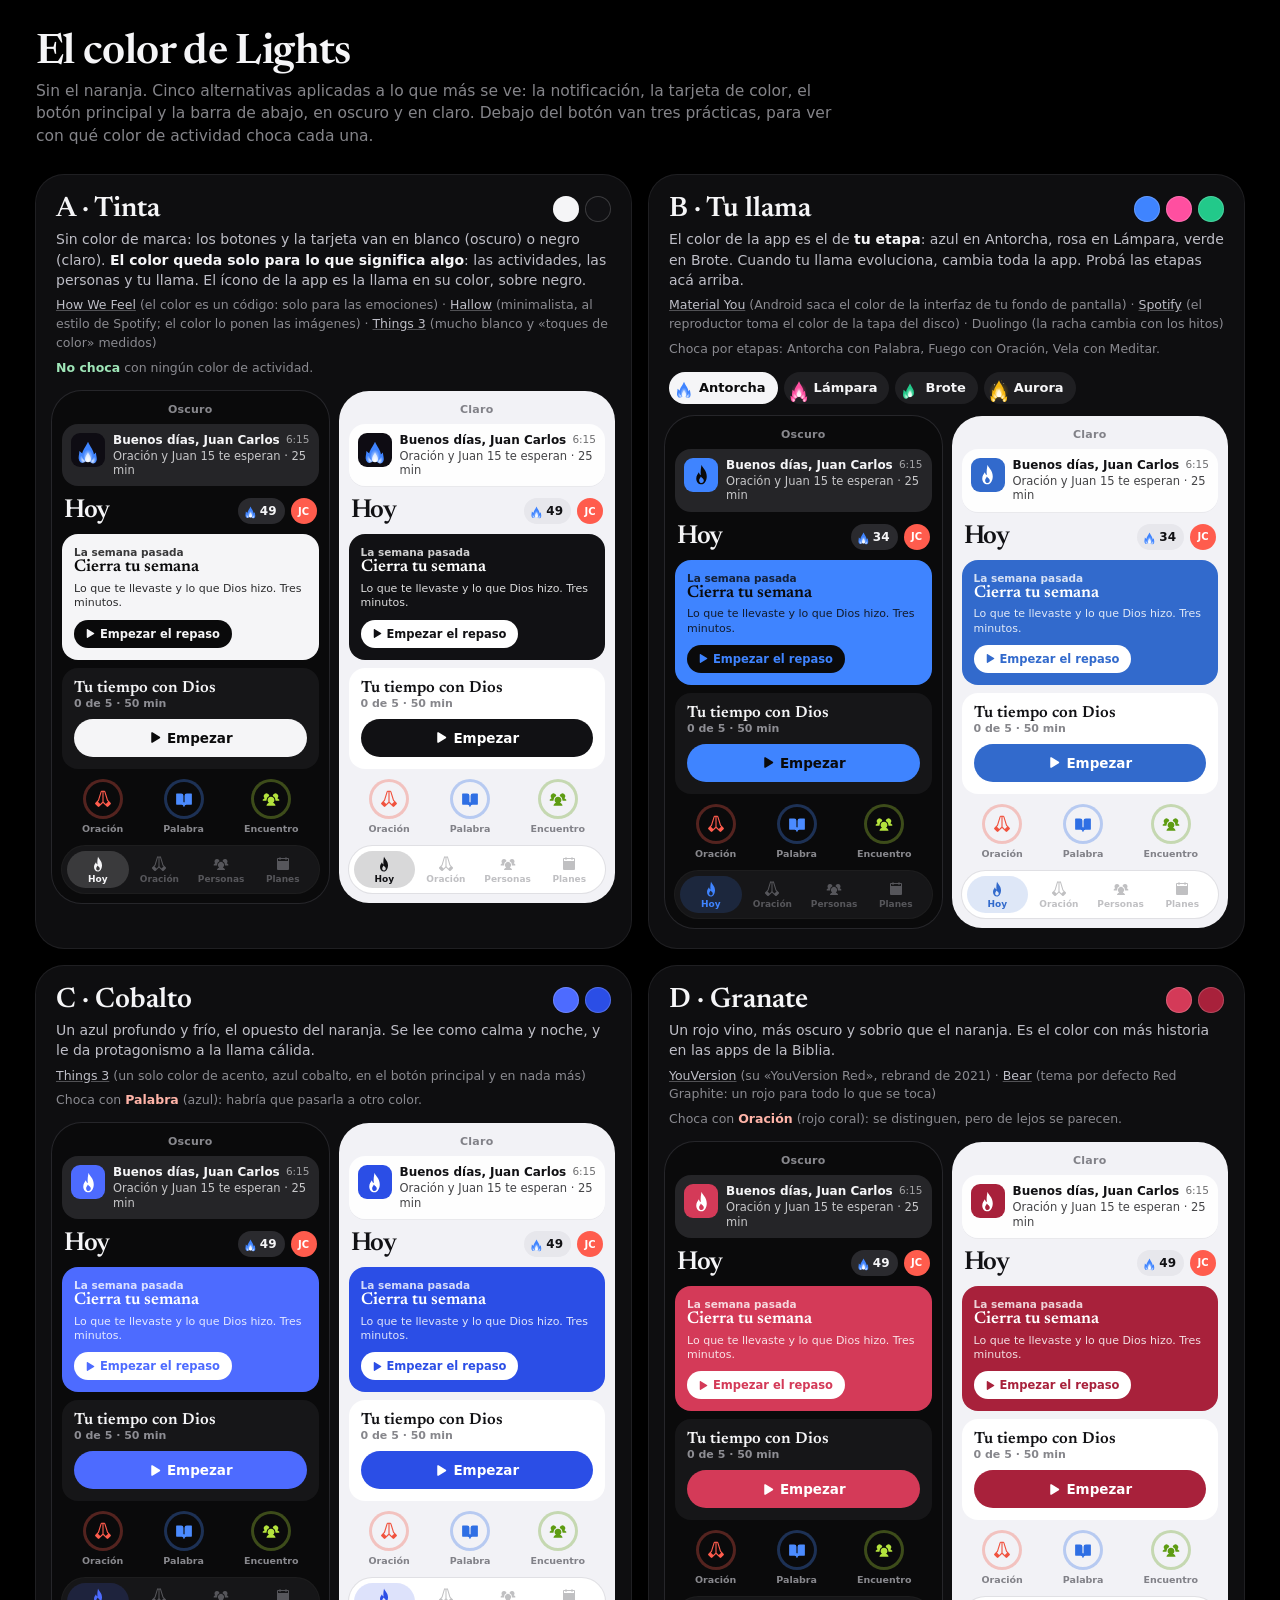
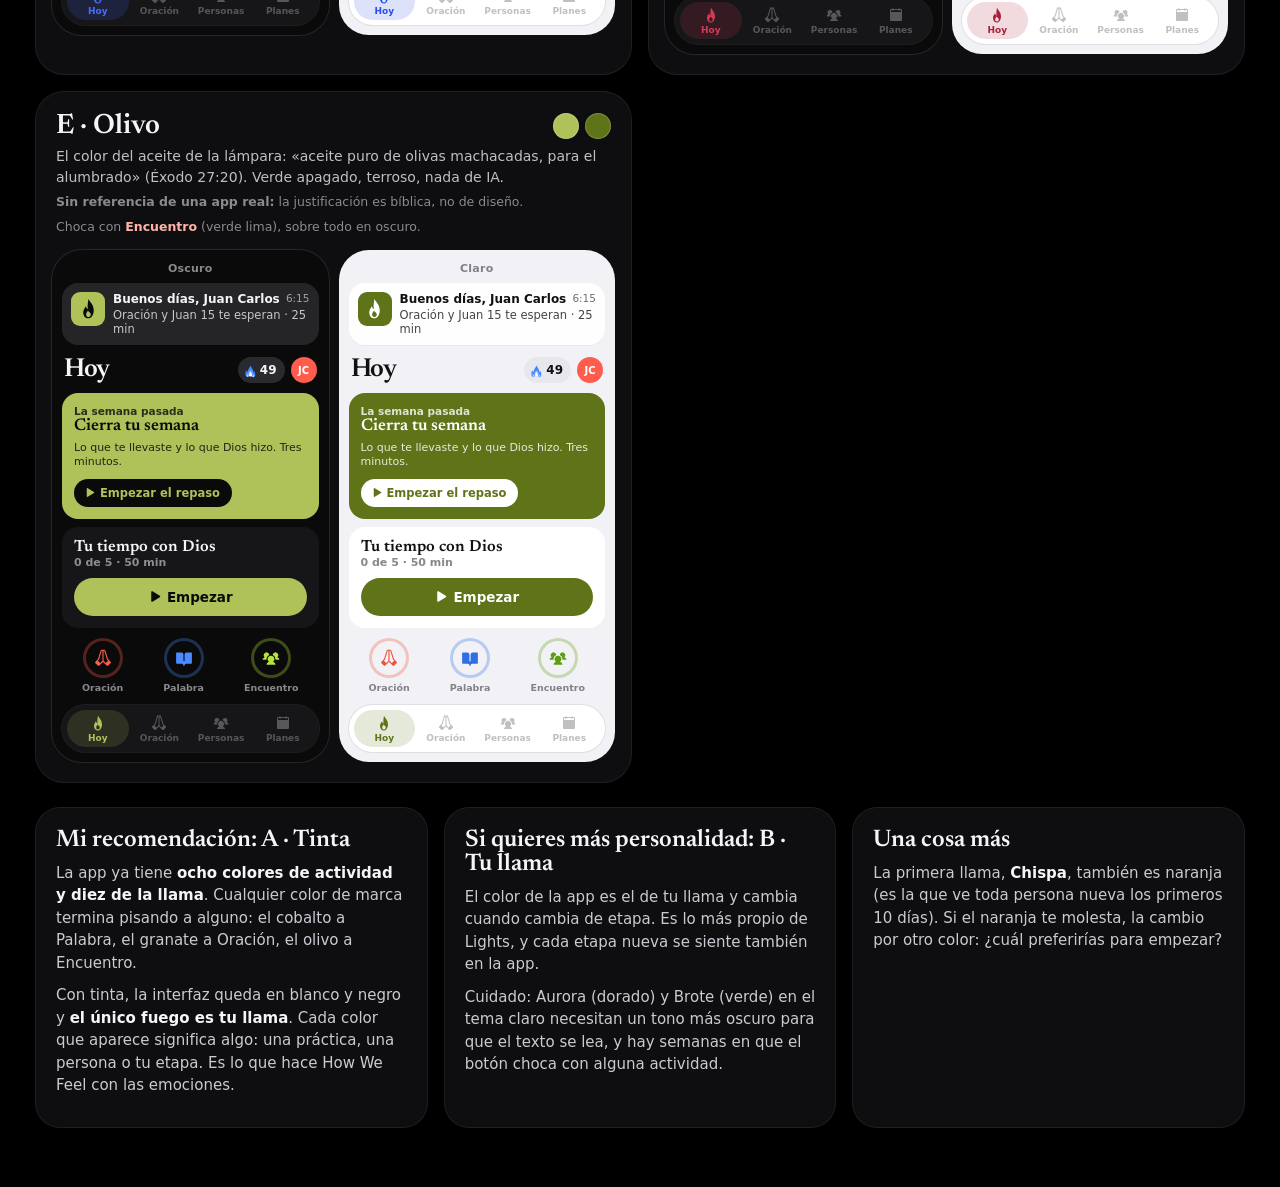
<file: propuestas/colores.html>
<!doctype html>
<html lang="es">
<head>
<meta charset="utf-8">
<meta name="viewport" content="width=device-width, initial-scale=1">
<title>Lights · color de la app</title>
<link rel="stylesheet" href="https://fonts.googleapis.com/css2?family=Newsreader:ital,opsz,wght@0,6..72,400..700;1,6..72,400..600&display=swap">
<style>
  :root { --ui: -apple-system, BlinkMacSystemFont, "SF Pro Text", Roboto, system-ui, sans-serif; --serif: "Newsreader", Georgia, serif; --pg: #000; --pgi: #F5F5F7; --pgi3: rgba(235,235,245,.56); --card: #0E0E10; }
  * { box-sizing: border-box; }
  body { margin: 0; background: var(--pg); color: var(--pgi); font-family: var(--ui); -webkit-font-smoothing: antialiased; }
  a { color: inherit; }
  svg.ico { width: 1em; height: 1em; fill: currentColor; display: block; flex: none; }
  .wrap { max-width: 1240px; margin: 0 auto; padding: 32px 16px 60px; }
  h1 { font-family: var(--serif); font-weight: 600; font-size: 42px; letter-spacing: -.015em; margin: 0 0 6px; }
  .lead { color: var(--pgi3); font-size: 15.5px; margin: 0 0 28px; max-width: 800px; line-height: 1.45; }
  .opts { display: grid; grid-template-columns: repeat(auto-fit, minmax(min(100%, 560px), 1fr)); gap: 18px; }
  .opt { background: var(--card); border-radius: 28px; padding: 20px 16px; box-shadow: 0 0 0 1px #1f1f22; }
  .oh { display: flex; align-items: center; gap: 12px; margin: 0 4px 6px; }
  .oh h2 { font-family: var(--serif); font-weight: 600; font-size: 28px; margin: 0; flex: 1; }
  .sw { display: flex; gap: 6px; }
  .sw i { width: 26px; height: 26px; border-radius: 50%; box-shadow: inset 0 0 0 1px rgba(255,255,255,.18); }
  .why { margin: 0 4px 6px; font-size: 14px; line-height: 1.45; color: rgba(235,235,245,.8); }
  .why b { color: var(--pgi); }
  .refs { margin: 0 4px 6px; font-size: 12.5px; color: var(--pgi3); line-height: 1.5; }
  .refs a { color: rgba(235,235,245,.8); text-decoration-color: rgba(235,235,245,.3); }
  .crash { margin: 0 4px 14px; font-size: 12.5px; color: var(--pgi3); line-height: 1.45; }
  .crash b { color: #FFB4A8; font-weight: 700; }
  .crash.ok b { color: #9FE6B8; }
  .tiersel { display: flex; gap: 6px; margin: 0 4px 12px; flex-wrap: wrap; }
  .tiersel button { display: flex; align-items: center; gap: 6px; height: 32px; padding: 0 12px 0 6px; border-radius: 999px; border: 0; background: #1F1F22; color: var(--pgi); font: 600 13px var(--ui); cursor: pointer; }
  .tiersel button span { width: 18px; height: 22px; }
  .tiersel button.on { background: #F5F5F7; color: #0A0A0B; }
  .pair { display: grid; grid-template-columns: 1fr 1fr; gap: 10px; }

  /* el teléfono */
  .ph { --bg: #0A0A0B; --surface: #161618; --surface3: #2A2A2E; --ink: #F5F5F7; --ink3: rgba(235,235,245,.56); --ink4: rgba(235,235,245,.3);
    --oracion: #FF5C4D; --palabra: #4B8BFF; --encuentro: #B4E33D; --meditar: #A27BFF;
    background: var(--bg); color: var(--ink); border-radius: 30px; padding: 12px 10px 10px; overflow: hidden; box-shadow: 0 0 0 1px #26262a; min-width: 0; transition: background-color .4s; }
  .ph.l { --bg: #F2F2F6; --surface: #FFFFFF; --surface3: #E7E7EC; --ink: #111114; --ink3: rgba(60,60,67,.62); --ink4: rgba(60,60,67,.32);
    --oracion: #F0533F; --palabra: #2F6FE4; --encuentro: #5E9C12; --meditar: #7C5CE6; box-shadow: none; }
  .ph * { transition: background-color .4s, color .4s; }
  .lab { font-size: 11px; font-weight: 700; color: var(--ink3); text-align: center; margin: 0 0 8px; letter-spacing: .02em; }
  .nt { display: flex; gap: 8px; padding: 9px; border-radius: 16px; background: rgba(40,40,44,.9); color: #F5F5F7; margin-bottom: 12px; position: relative; }
  .ph.l .nt { background: rgba(255,255,255,.92); color: #111114; box-shadow: 0 1px 0 rgba(0,0,0,.04); }
  .nt .ap { width: 34px; height: 34px; border-radius: 9px; flex: none; display: grid; place-items: center; background: var(--b); color: var(--ob); font-size: 21px; }
  .nt .ap .llama { width: 24px; height: 28px; }
  .nt b { display: block; font-size: 12px; line-height: 1.25; padding-right: 26px; }
  .nt p { margin: 1px 0 0; font-size: 11.5px; line-height: 1.25; opacity: .78; }
  .nt time { position: absolute; right: 9px; top: 9px; font-size: 10.5px; opacity: .6; }
  .hd { display: flex; align-items: center; gap: 6px; margin: 0 2px 10px; }
  .hd b { flex: 1; font-family: var(--serif); font-size: 26px; font-weight: 600; letter-spacing: -.01em; }
  .chip { display: flex; align-items: center; gap: 3px; height: 26px; padding: 0 8px 0 6px; border-radius: 999px; background: var(--surface3); font-size: 12px; font-weight: 700; }
  .chip span { width: 13px; height: 16px; }
  .av { width: 26px; height: 26px; border-radius: 50%; display: grid; place-items: center; background: #FF5C4D; color: #fff; font-size: 10px; font-weight: 800; }
  .ctx { border-radius: 16px; padding: 12px; background: var(--b); color: var(--ob); margin-bottom: 8px; }
  .ctx small { display: block; font-size: 10.5px; font-weight: 600; opacity: .8; }
  .ctx h4 { margin: 1px 0 4px; font-family: var(--serif); font-size: 17px; font-weight: 600; line-height: 1.1; }
  .ctx p { margin: 0 0 9px; font-size: 11px; line-height: 1.3; opacity: .85; }
  .ctx .cb { display: inline-flex; align-items: center; gap: 5px; height: 28px; padding: 0 12px 0 10px; border-radius: 999px; background: var(--ob); color: var(--b); font-size: 11.5px; font-weight: 700; }
  .ctx .cb .ico { font-size: 11px; }
  .tcd { border-radius: 16px; padding: 12px; background: var(--surface); margin-bottom: 10px; }
  .tcd h4 { margin: 0; font-family: var(--serif); font-size: 16px; font-weight: 600; }
  .tcd small { display: block; color: var(--ink3); font-size: 11px; font-weight: 600; margin: 1px 0 9px; }
  .btn { display: flex; align-items: center; justify-content: center; gap: 6px; height: 38px; border-radius: 999px; background: var(--b); color: var(--ob); font-size: 13.5px; font-weight: 700; }
  .btn .ico { font-size: 13px; }
  .rg { display: flex; justify-content: space-around; margin: 2px 0 12px; }
  .rg div { display: flex; flex-direction: column; align-items: center; gap: 4px; font-size: 9.5px; font-weight: 700; color: var(--ink3); }
  .rg i { width: 40px; height: 40px; border-radius: 50%; display: grid; place-items: center; font-size: 18px; color: var(--c); box-shadow: inset 0 0 0 3px color-mix(in srgb, var(--c) 30%, transparent); font-style: normal; }
  .tab { display: flex; justify-content: space-between; padding: 5px; border-radius: 999px; background: var(--surface); box-shadow: 0 0 0 1px color-mix(in srgb, var(--ink) 8%, transparent); }
  .tab div { flex: 1; display: flex; flex-direction: column; align-items: center; gap: 2px; padding: 5px 0 4px; border-radius: 999px; font-size: 9px; font-weight: 700; color: var(--ink4); }
  .tab div .ico { font-size: 16px; }
  .tab div.on { background: color-mix(in srgb, var(--b) 16%, transparent); color: var(--bt, var(--b)); }

  .op { margin-top: 26px; display: grid; grid-template-columns: repeat(auto-fit, minmax(min(100%, 320px), 1fr)); gap: 18px; }
  .op > div { padding: 20px; border-radius: 24px; background: var(--card); box-shadow: 0 0 0 1px #1f1f22; }
  .op h3 { font-family: var(--serif); font-size: 24px; font-weight: 600; margin: 0 0 10px; }
  .op p { font-size: 15px; line-height: 1.5; margin: 0 0 10px; color: rgba(235,235,245,.85); }
  .op p b { color: var(--pgi); }
  .llama { display: block; width: 100%; height: 100%; overflow: visible; }
  @media (max-width: 560px) { .pair { gap: 8px; } .ph { padding: 10px 7px 8px; border-radius: 24px; } .tab div { font-size: 0; gap: 0; padding: 7px 0; } .nt p { display: none; } .hd b { font-size: 22px; } }
</style>
</head>
<body>
<div class="wrap">
  <h1>El color de Lights</h1>
  <p class="lead">Sin el naranja. Cinco alternativas aplicadas a lo que más se ve: la notificación, la tarjeta de color, el botón principal y la barra de abajo, en oscuro y en claro. Debajo del botón van tres prácticas, para ver con qué color de actividad choca cada una.</p>
  <div class="opts" id="opts"></div>
  <div class="op">
    <div><h3>Mi recomendación: A · Tinta</h3>
      <p>La app ya tiene <b>ocho colores de actividad y diez de la llama</b>. Cualquier color de marca termina pisando a alguno: el cobalto a Palabra, el granate a Oración, el olivo a Encuentro.</p>
      <p>Con tinta, la interfaz queda en blanco y negro y <b>el único fuego es tu llama</b>. Cada color que aparece significa algo: una práctica, una persona o tu etapa. Es lo que hace How We Feel con las emociones.</p></div>
    <div><h3>Si quieres más personalidad: B · Tu llama</h3>
      <p>El color de la app es el de tu llama y cambia cuando cambia de etapa. Es lo más propio de Lights, y cada etapa nueva se siente también en la app.</p>
      <p>Cuidado: Aurora (dorado) y Brote (verde) en el tema claro necesitan un tono más oscuro para que el texto se lea, y hay semanas en que el botón choca con alguna actividad.</p></div>
    <div><h3>Una cosa más</h3>
      <p>La primera llama, <b>Chispa</b>, también es naranja (es la que ve toda persona nueva los primeros 10 días). Si el naranja te molesta, la cambio por otro color: ¿cuál preferirías para empezar?</p></div>
  </div>
</div>
<script src="icons.js"></script>
<script>
  const ic = n => '<svg class="ico" viewBox="0 0 256 256">' + (ICONS[n] || '') + '</svg>';
  const TIERS = [
    { d: 0, n: 'Chispa', c: '#FF8A1F', l: '#FFE2A8', t: 0, sc: 0.74 },
    { d: 10, n: 'Brote', c: '#22C98A', l: '#C6F6DF', t: 1, sc: 0.8 },
    { d: 20, n: 'Vela', c: '#9B6CFF', l: '#E6DBFF', t: 2, sc: 0.85 },
    { d: 30, n: 'Antorcha', c: '#3F84FF', l: '#D6E5FF', t: 2, sc: 0.9, tall: 1 },
    { d: 50, n: 'Lámpara', c: '#FF4FA0', l: '#FFD5E8', t: 4, sc: 0.93, halo: 1 },
    { d: 75, n: 'Faro', c: '#12C2EC', l: '#CCF5FF', t: 4, sc: 0.96, halo: 1, twin: 1 },
    { d: 100, n: 'Fuego', c: '#FF4B3E', l: '#FFD6D1', t: 4, sc: 1, halo: 1, twin: 1, sp: 1 },
    { d: 150, n: 'Aurora', c: '#F5B70F', l: '#FFF3C9', t: 4, sc: 1, halo: 2, twin: 1, sp: 1 },
    { d: 200, n: 'Estrella', c: '#8F8BFF', l: '#FFFFFF', t: 5, sc: 1, halo: 2, twin: 1, sp: 1, star: 1 },
    { d: 365, n: 'Lumbrera', c: '#FF8A1F', l: '#FFFFFF', t: 5, sc: 1, halo: 2, twin: 1, sp: 1, star: 1, rb: 1 }
  ];
  const tierOf = n => { let i = 0; TIERS.forEach((t, k) => { if (n >= t.d) i = k; }); return i; };
  const TD = 'M60 8C76 46 100 66 100 100A40 40 0 0 1 20 100C20 66 44 46 60 8Z';
  const TONGUES = [[-24, 14, -22, 0.56], [24, 18, 20, 0.52], [-36, 38, -36, 0.42], [36, 40, 34, 0.4], [0, 2, 0, 1.1]];
  let lid = 0;
  /* la llama de una etapa, en SVG: lenguas, halo, corazón, chispas y estrella según el nivel */
  function llama(ti, o) {
    o = o || {}; const T = TIERS[ti], id = 'll' + (++lid);
    const g = 'url(#' + id + 'g)', gi = 'url(#' + id + 'i)';
    const tr = (x, y, r, k) => 'translate(' + x + ' ' + y + ') rotate(' + r + ' 60 140) translate(60 140) scale(' + k + ') translate(-60 -140)';
    const defs = '<defs>' + (T.rb
      ? '<linearGradient id="' + id + 'g" x1="0" y1="1" x2="0" y2="0"><stop offset="0" stop-color="#FFC93C"/><stop offset=".3" stop-color="#FF5C4D"/><stop offset=".55" stop-color="#FF5FA8"/><stop offset=".78" stop-color="#9B6CFF"/><stop offset="1" stop-color="#3F84FF"/></linearGradient>'
      : '<radialGradient id="' + id + 'g" cx="50%" cy="80%" r="75%"><stop offset="0" stop-color="' + T.l + '"/><stop offset=".55" stop-color="' + T.c + '"/><stop offset="1" stop-color="' + T.c + '"/></radialGradient>') +
      '<radialGradient id="' + id + 'i" cx="50%" cy="80%" r="70%"><stop offset="0" stop-color="#fff"/><stop offset="1" stop-color="' + T.l + '"/></radialGradient>' +
      '<radialGradient id="' + id + 'h"><stop offset="0" stop-color="' + T.c + '" stop-opacity=".5"/><stop offset="1" stop-color="' + T.c + '" stop-opacity="0"/></radialGradient></defs>';
    let b = '';
    if (T.halo) b += '<circle class="halo" cx="60" cy="96" r="' + (T.halo > 1 ? 80 : 64) + '" fill="url(#' + id + 'h)"/>';
    TONGUES.slice(0, T.t).forEach((q, k) => { b += '<g class="tw tw' + k + '"><path d="' + TD + '" fill="' + g + '" transform="' + tr(q[0], q[1] - (T.tall ? 8 : 0), q[2], q[3]) + '"/></g>'; });
    b += '<g class="mw"><path d="' + TD + '" fill="' + g + '" transform="' + tr(0, 0, 0, T.sc) + '"/>';
    if (T.twin) b += '<path d="' + TD + '" fill="' + T.l + '" opacity=".5" transform="' + tr(-7, -4, -10, T.sc * 0.48) + '"/>';
    b += '<path class="coref" d="' + TD + '" fill="' + gi + '" transform="' + tr(0, 4, 0, T.sc * 0.5) + '"/></g>';
    if (T.sp) b += '<circle class="sp sp0" cx="24" cy="44" r="4" fill="' + T.l + '"/><circle class="sp sp1" cx="98" cy="34" r="3" fill="' + T.l + '"/><circle class="sp sp2" cx="80" cy="14" r="2.5" fill="' + (T.rb ? '#fff' : T.c) + '"/>';
    if (T.star) b += '<path class="star" d="M100 2l3 9 9 3-9 3-3 9-3-9-9-3 9-3z" fill="#fff"/>';
    return '<svg class="llama ' + (o.cls || '') + '" viewBox="-12 -8 144 158" aria-hidden="true" style="--tc:' + T.c + '">' + defs + '<g class="ll-all">' + b + '</g></svg>';
  }

  const mix = (hex, pct, to) => 'color-mix(in srgb, ' + hex + ' ' + pct + '%, ' + (to || '#000') + ')';
  /* cada opción: color de marca y su texto encima, en oscuro (d) y en claro (l) */
  const OPTS = [
    { id: 'A', n: 'Tinta', sw: ['#F5F5F7', '#111114'],
      d: { b: '#F5F5F7', ob: '#0A0A0B' }, l: { b: '#111114', ob: '#FFFFFF' }, iconFlame: true,
      why: 'Sin color de marca: los botones y la tarjeta van en blanco (oscuro) o negro (claro). <b>El color queda solo para lo que significa algo</b>: las actividades, las personas y tu llama. El ícono de la app es la llama en su color, sobre negro.',
      refs: '<a href="https://apps.apple.com/story/id1638393948" target="_blank" rel="noopener">How We Feel</a> (el color es un código: solo para las emociones) · <a href="https://www.americamagazine.org/arts-culture/2021/07/30/catholic-prayer-apps-ranking-hallow-laudate-241144/" target="_blank" rel="noopener">Hallow</a> (minimalista, al estilo de Spotify; el color lo ponen las imágenes) · <a href="https://www.macstories.net/?p=48965" target="_blank" rel="noopener">Things 3</a> (mucho blanco y «toques de color» medidos)',
      crash: ['ok', '<b>No choca</b> con ningún color de actividad.'] },
    { id: 'B', n: 'Tu llama', sw: ['#3F84FF', '#FF4FA0', '#22C98A'], dyn: true,
      why: 'El color de la app es el de <b>tu etapa</b>: azul en Antorcha, rosa en Lámpara, verde en Brote. Cuando tu llama evoluciona, cambia toda la app. Probá las etapas acá arriba.',
      refs: '<a href="https://source.android.com/docs/core/display/material" target="_blank" rel="noopener">Material You</a> (Android saca el color de la interfaz de tu fondo de pantalla) · <a href="https://9to5google.com/2021/07/28/spotify-miniplayer-android-test/" target="_blank" rel="noopener">Spotify</a> (el reproductor toma el color de la tapa del disco) · Duolingo (la racha cambia con los hitos)',
      crash: ['', 'Choca por etapas: Antorcha con Palabra, Fuego con Oración, Vela con Meditar.'] },
    { id: 'C', n: 'Cobalto', sw: ['#4D6BFF', '#2B4EE6'],
      d: { b: '#4D6BFF', ob: '#FFFFFF' }, l: { b: '#2B4EE6', ob: '#FFFFFF' },
      why: 'Un azul profundo y frío, el opuesto del naranja. Se lee como calma y noche, y le da protagonismo a la llama cálida.',
      refs: '<a href="https://www.macstories.net/reviews/things-38-brings-dark-modes-to-the-ios-task-manager/" target="_blank" rel="noopener">Things 3</a> (un solo color de acento, azul cobalto, en el botón principal y en nada más)',
      crash: ['', 'Choca con <b>Palabra</b> (azul): habría que pasarla a otro color.'] },
    { id: 'D', n: 'Granate', sw: ['#D43A58', '#A8213B'],
      d: { b: '#D43A58', ob: '#FFFFFF' }, l: { b: '#A8213B', ob: '#FFFFFF' },
      why: 'Un rojo vino, más oscuro y sobrio que el naranja. Es el color con más historia en las apps de la Biblia.',
      refs: '<a href="https://dribbble.com/designbyremedy/projects/5305519-YouVersion?page=1" target="_blank" rel="noopener">YouVersion</a> (su «YouVersion Red», rebrand de 2021) · <a href="https://bear.app/faq/about-free-and-pro-themes-in-bear/" target="_blank" rel="noopener">Bear</a> (tema por defecto Red Graphite: un rojo para todo lo que se toca)',
      crash: ['', 'Choca con <b>Oración</b> (rojo coral): se distinguen, pero de lejos se parecen.'] },
    { id: 'E', n: 'Olivo', sw: ['#AFC25A', '#5F7419'],
      d: { b: '#AFC25A', ob: '#0A0A0B' }, l: { b: '#5F7419', ob: '#FFFFFF' },
      why: 'El color del aceite de la lámpara: «aceite puro de olivas machacadas, para el alumbrado» (Éxodo 27:20). Verde apagado, terroso, nada de IA.',
      refs: '<b>Sin referencia de una app real:</b> la justificación es bíblica, no de diseño.',
      crash: ['', 'Choca con <b>Encuentro</b> (verde lima), sobre todo en oscuro.'] }
  ];
  const DYN = [3, 4, 1, 7]; let dynT = 3;   // etapas para probar en B
  const tierBrand = (ti, th) => { const c = TIERS[ti].c; return th === 'd' ? { b: c, ob: '#0A0A0B' } : { b: mix(c, 80), ob: '#FFFFFF' }; };
  function phone(o, th) {
    const t = o.dyn ? tierBrand(dynT, th) : o[th];
    const icon = o.iconFlame ? '<span class="ap" style="background:#0E0C13">' + llama(3) + '</span>' : '<span class="ap">' + ic('llama') + '</span>';
    return '<div class="ph' + (th === 'l' ? ' l' : '') + '" style="--b:' + t.b + ';--ob:' + t.ob + (o.id === 'A' && th === 'd' ? ';--bt:#F5F5F7' : '') + '"><p class="lab">' + (th === 'd' ? 'Oscuro' : 'Claro') + '</p>' +
      '<div class="nt">' + icon + '<div><b>Buenos días, Juan Carlos</b><p>Oración y Juan 15 te esperan · 25 min</p></div><time>6:15</time></div>' +
      '<div class="hd"><b>Hoy</b><span class="chip"><span>' + llama(o.dyn ? dynT : 3) + '</span>' + (o.dyn ? TIERS[dynT].d + 4 : 49) + '</span><span class="av">JC</span></div>' +
      '<div class="ctx"><small>La semana pasada</small><h4>Cierra tu semana</h4><p>Lo que te llevaste y lo que Dios hizo. Tres minutos.</p><span class="cb">' + ic('play') + 'Empezar el repaso</span></div>' +
      '<div class="tcd"><h4>Tu tiempo con Dios</h4><small>0 de 5 · 50 min</small><div class="btn">' + ic('play') + 'Empezar</div></div>' +
      '<div class="rg"><div><i style="--c:var(--oracion)">' + ic('hands-praying') + '</i>Oración</div><div><i style="--c:var(--palabra)">' + ic('book') + '</i>Palabra</div><div><i style="--c:var(--encuentro)">' + ic('people') + '</i>Encuentro</div></div>' +
      '<div class="tab"><div class="on">' + ic('llama') + 'Hoy</div><div>' + ic('hands-praying') + 'Oración</div><div>' + ic('people') + 'Personas</div><div>' + ic('calendar') + 'Planes</div></div></div>';
  }
  function render() {
    document.getElementById('opts').innerHTML = OPTS.map(o => '<section class="opt" id="o' + o.id + '"><div class="oh"><h2>' + o.id + ' · ' + o.n + '</h2><span class="sw">' + o.sw.map(c => '<i style="background:' + c + '"></i>').join('') + '</span></div>' +
      '<p class="why">' + o.why + '</p><p class="refs">' + o.refs + '</p><p class="crash ' + o.crash[0] + '">' + o.crash[1] + '</p>' +
      (o.dyn ? '<div class="tiersel">' + DYN.map(i => '<button data-t="' + i + '" class="' + (i === dynT ? 'on' : '') + '"><span>' + llama(i) + '</span>' + TIERS[i].n + '</button>').join('') + '</div>' : '') +
      '<div class="pair">' + phone(o, 'd') + phone(o, 'l') + '</div></section>').join('');
  }
  document.addEventListener('click', e => { const b = e.target.closest('.tiersel [data-t]'); if (!b) return; dynT = +b.dataset.t; const o = OPTS.find(x => x.dyn), sec = document.getElementById('oB');
    sec.querySelector('.pair').innerHTML = phone(o, 'd') + phone(o, 'l'); sec.querySelectorAll('.tiersel button').forEach(x => x.classList.toggle('on', +x.dataset.t === dynT)); });
  render();
</script>
</body>
</html>
</file>
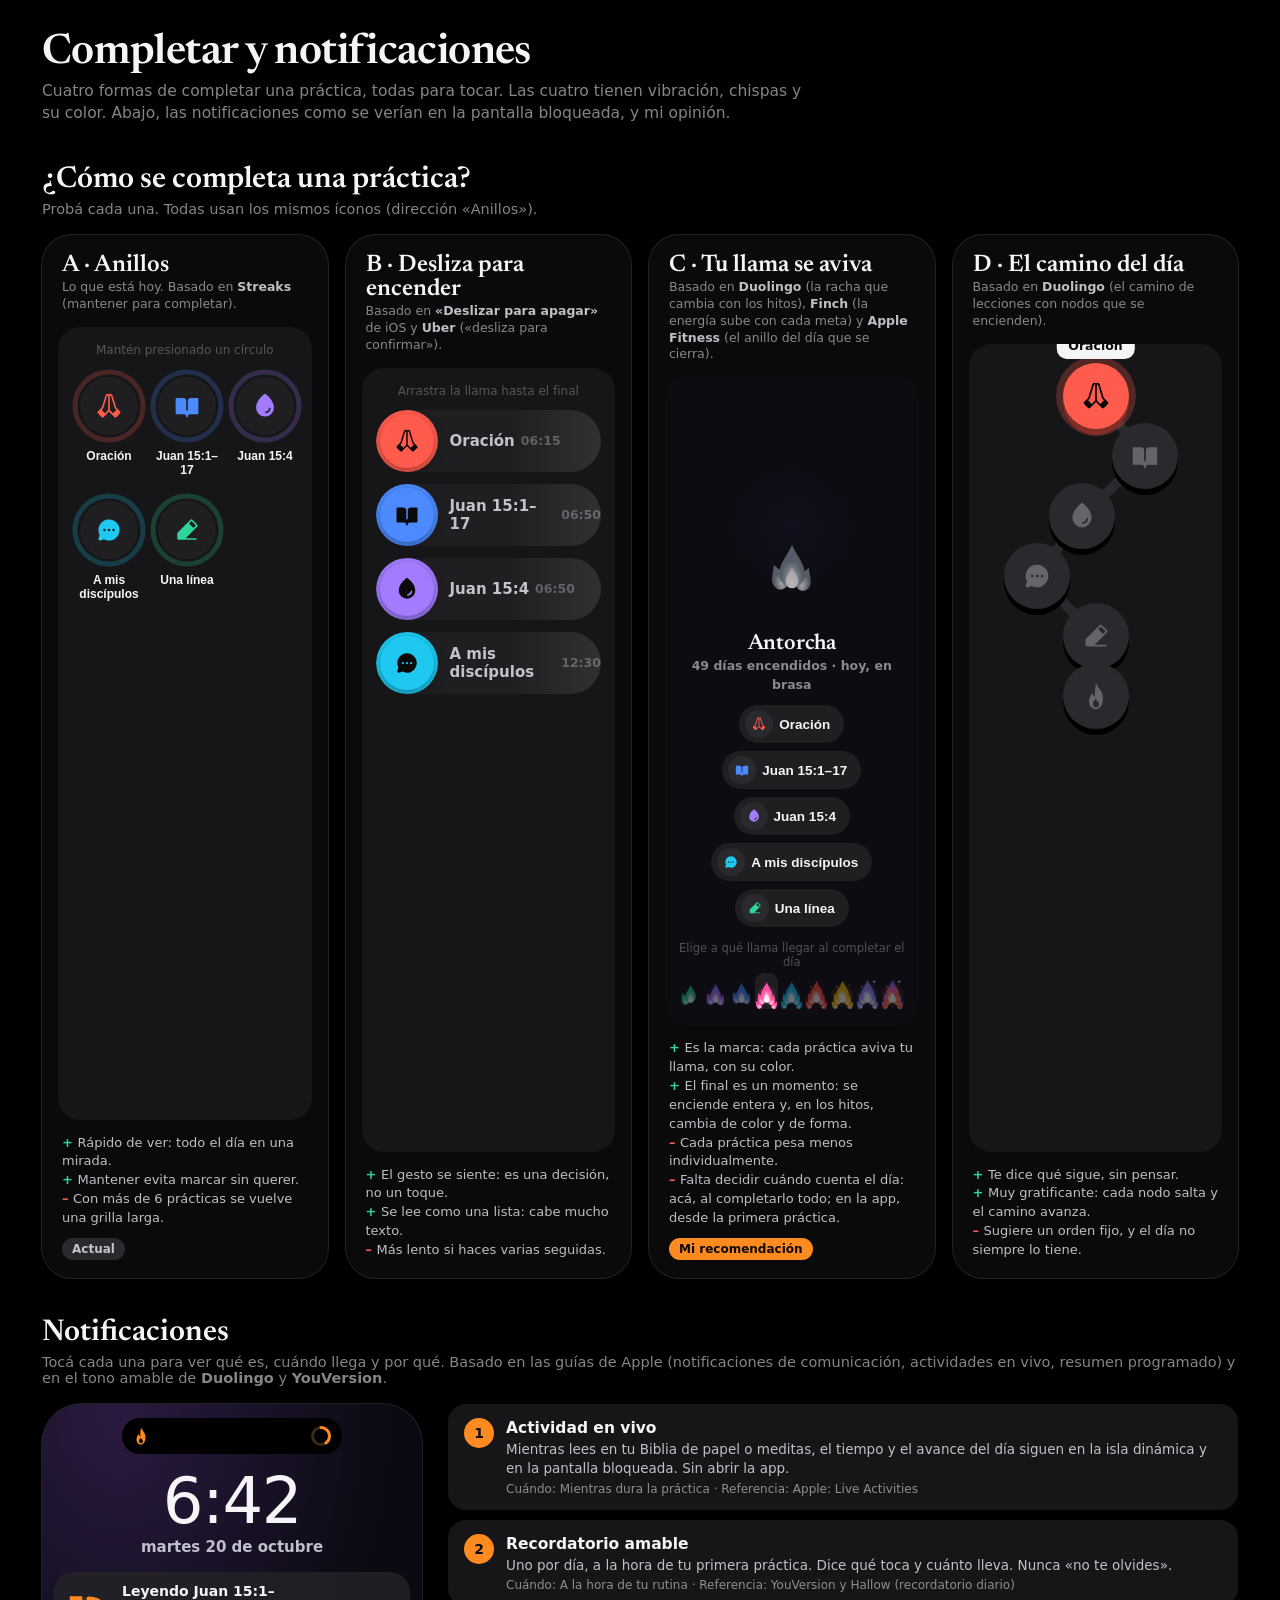
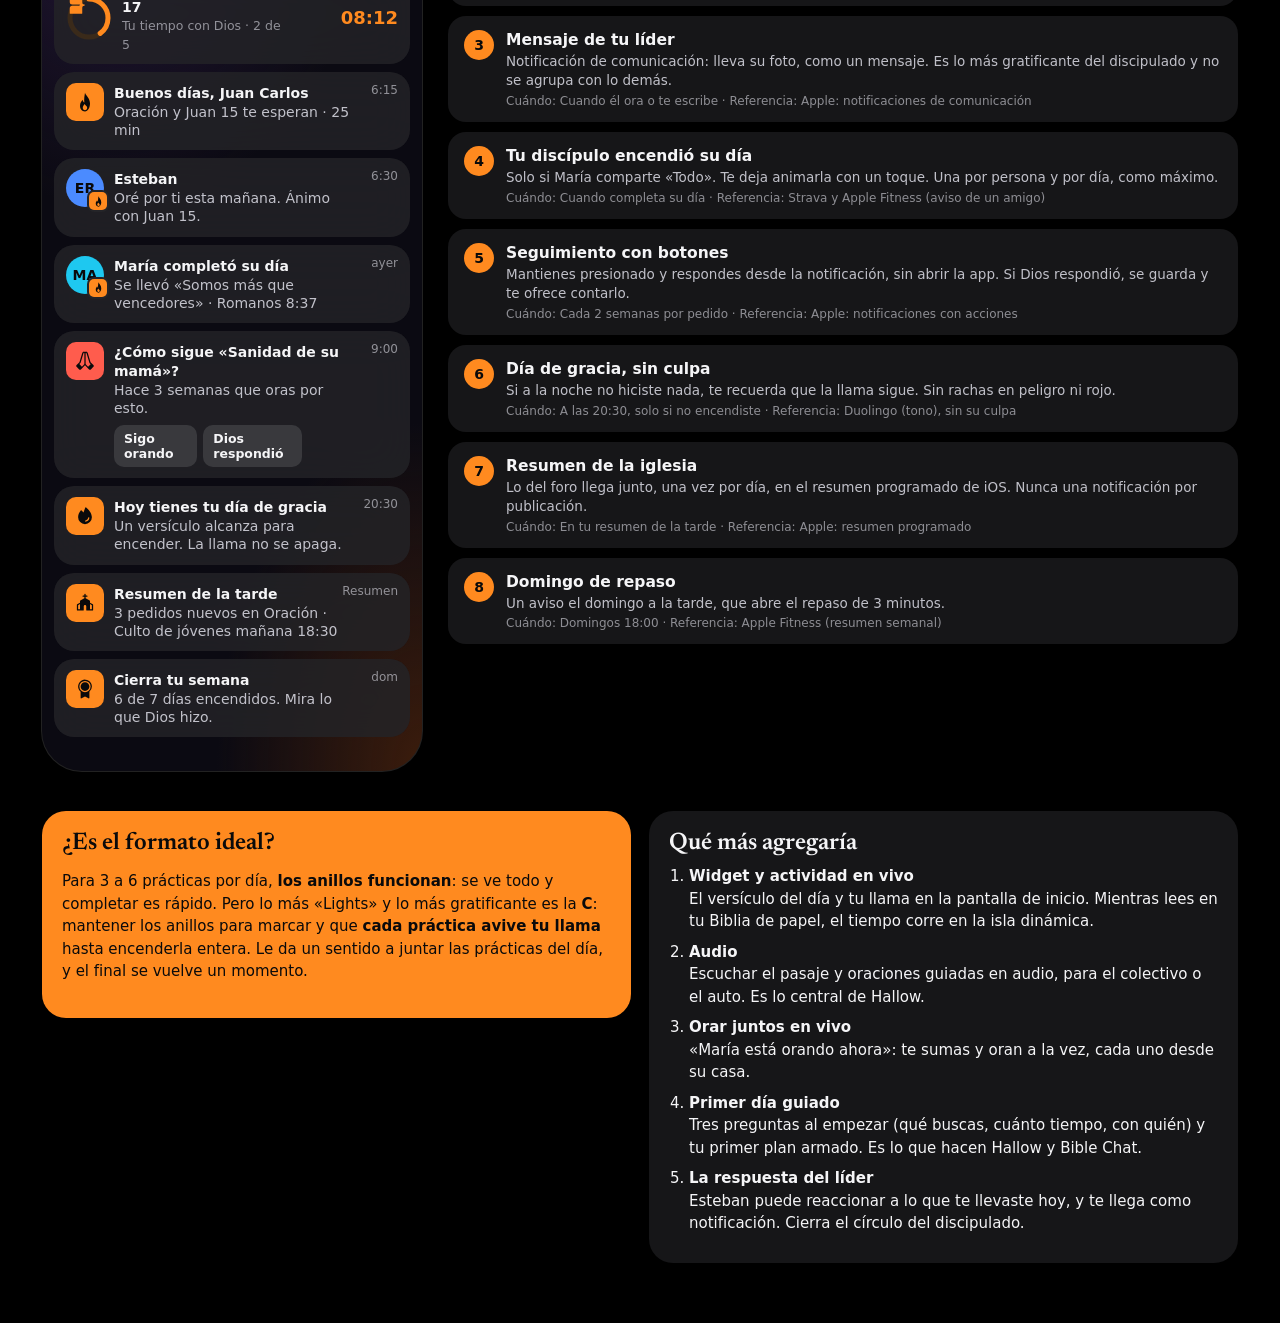
<file: propuestas/completar.html>
<!doctype html>
<html lang="es">
<head>
<meta charset="utf-8">
<meta name="viewport" content="width=device-width, initial-scale=1">
<title>Lights · completar y notificaciones</title>
<link rel="stylesheet" href="https://fonts.googleapis.com/css2?family=Newsreader:ital,opsz,wght@0,6..72,400..700;1,6..72,400..600&display=swap">
<style>
  :root { --bg: #0A0A0B; --surface: #161618; --surface2: #1F1F22; --surface3: #2A2A2E; --ink: #F5F5F7; --ink2: rgba(235,235,245,.8); --ink3: rgba(235,235,245,.56); --ink4: rgba(235,235,245,.3);
    --brand: #FF8A1F; --on: #0A0A0B; --ui: -apple-system, BlinkMacSystemFont, "SF Pro Text", Roboto, system-ui, sans-serif; --serif: "Newsreader", Georgia, serif;
    --oracion: #FF5C4D; --adoracion: #FF5FA8; --meditar: #A27BFF; --palabra: #4B8BFF; --mensaje: #1EC8F0; --diario: #2ED69A; --encuentro: #B4E33D; --ayuno: #FFC93C;
    --spring: cubic-bezier(.34,1.56,.64,1); --ease: cubic-bezier(.22,1,.36,1); }
  [data-a="oracion"] { --c: var(--oracion); } [data-a="palabra"] { --c: var(--palabra); } [data-a="meditar"] { --c: var(--meditar); } [data-a="diario"] { --c: var(--diario); }
  [data-a="mensaje"] { --c: var(--mensaje); } [data-a="encuentro"] { --c: var(--encuentro); } [data-a="adoracion"] { --c: var(--adoracion); } [data-a="brand"] { --c: var(--brand); }
  * { box-sizing: border-box; }
  body { margin: 0; background: #000; color: var(--ink); font-family: var(--ui); -webkit-font-smoothing: antialiased; }
  svg.ico { width: 1em; height: 1em; fill: currentColor; display: block; }
  .wrap { max-width: 1240px; margin: 0 auto; padding: 32px 22px 60px; }
  h1 { font-family: var(--serif); font-weight: 600; font-size: 42px; letter-spacing: -.015em; margin: 0 0 6px; }
  .lead { color: var(--ink3); font-size: 15.5px; margin: 0 0 26px; max-width: 780px; line-height: 1.45; }
  h2 { font-family: var(--serif); font-weight: 600; font-size: 30px; margin: 40px 0 6px; }
  .sub { color: var(--ink3); margin: 0 0 18px; font-size: 14.5px; }
  .grid { display: grid; grid-template-columns: repeat(auto-fit, minmax(272px, 1fr)); gap: 18px; }
  .opt { background: var(--bg); border-radius: 30px; padding: 18px 16px 18px; box-shadow: 0 0 0 1px #222; display: flex; flex-direction: column; }
  .opt .tt { font-family: var(--serif); font-size: 24px; font-weight: 600; margin: 0 4px; }
  .opt .rf { color: var(--ink3); font-size: 12.5px; margin: 2px 4px 14px; line-height: 1.35; }
  .opt .rf b { color: var(--ink2); }
  .stage { flex: 1; background: var(--surface); border-radius: 22px; padding: 16px 14px; min-height: 380px; position: relative; overflow: hidden; }
  .pc { margin: 14px 4px 0; font-size: 13px; line-height: 1.45; color: var(--ink2); }
  .pc span { display: block; } .pc .g::before { content: '+ '; color: var(--diario); font-weight: 800; } .pc .b::before { content: '– '; color: var(--oracion); font-weight: 800; }
  .tag { display: inline-block; margin: 10px 4px 0; padding: 4px 10px; border-radius: 999px; font-size: 12px; font-weight: 700; background: var(--brand); color: var(--on); align-self: flex-start; }
  .tag.now { background: var(--surface3); color: var(--ink2); }
  .hint { color: var(--ink4); font-size: 12px; text-align: center; margin: 0 0 12px; }
  @keyframes pop { 0% { transform: scale(.6); } 60% { transform: scale(1.14); } 100% { transform: scale(1); } }
  .spark { position: fixed; width: 8px; height: 8px; border-radius: 2px; pointer-events: none; z-index: 99; }

  /* A · Anillos */
  .rings { display: grid; grid-template-columns: repeat(3, 1fr); gap: 16px 4px; }
  .rb { display: flex; flex-direction: column; align-items: center; gap: 6px; border: 0; background: none; color: var(--ink); padding: 0; cursor: pointer; user-select: none; -webkit-user-select: none; touch-action: manipulation; }
  .rb .disk { position: relative; width: 74px; height: 74px; display: grid; place-items: center; }
  .rb svg.rg { position: absolute; inset: 0; transform: rotate(-90deg); width: 74px; height: 74px; }
  .rb .rg circle { fill: none; stroke-width: 5; } .rb .trk { stroke: color-mix(in srgb, var(--c) 22%, transparent); }
  .rb .bar { stroke: var(--c); stroke-linecap: round; stroke-dasharray: 213.6; stroke-dashoffset: 213.6; transition: stroke-dashoffset .3s var(--ease); }
  .rb.holding .bar { transition: stroke-dashoffset .65s linear; stroke-dashoffset: 0; } .rb.done .bar { stroke-dashoffset: 0; }
  .rb .core { width: 58px; height: 58px; border-radius: 50%; display: grid; place-items: center; font-size: 26px; background: var(--surface2); color: var(--c); transition: background-color .3s, color .3s, transform .3s var(--spring); }
  .rb.holding .core { transform: scale(.88); } .rb.done .core { background: var(--c); color: var(--on); animation: pop .5s var(--spring); }
  .rb b { font-size: 12px; }

  /* B · Desliza para encender */
  .slides { display: grid; gap: 12px; }
  .sl { position: relative; height: 62px; border-radius: 31px; background: var(--surface2); overflow: hidden; user-select: none; -webkit-user-select: none; touch-action: none; }
  .sl .fill { position: absolute; inset: 0; width: 62px; background: var(--c); border-radius: 31px; transition: width .4s var(--ease); }
  .sl .lbl { position: absolute; inset: 0; display: flex; align-items: center; padding-left: 74px; font-weight: 650; font-size: 15px; color: var(--ink2); pointer-events: none; }
  .sl .lbl small { margin-left: 6px; color: var(--ink4); font-weight: 600; }
  .sl .knob { position: absolute; left: 4px; top: 4px; width: 54px; height: 54px; border-radius: 50%; background: var(--c); color: var(--on); display: grid; place-items: center; font-size: 24px; cursor: grab; box-shadow: 0 4px 12px rgba(0,0,0,.35); transition: left .4s var(--spring); }
  .sl.done .fill { width: 100%; } .sl.done .lbl { color: var(--on); } .sl.done .lbl small { color: var(--on); opacity: .7; }
  .sl.done .knob { background: var(--on); color: var(--c); }
  .sl .shine { position: absolute; inset: 0; background: linear-gradient(90deg, transparent 30%, rgba(255,255,255,.08) 50%, transparent 70%); background-size: 200% 100%; animation: shine 2.4s linear infinite; pointer-events: none; }
  .sl.done .shine { display: none; }
  @keyframes shine { from { background-position: 150% 0; } to { background-position: -50% 0; } }

  /* C · Tu llama se aviva: la llama de Lights, que crece con cada práctica y cambia de color con los días */
  .llama { display: block; width: 100%; height: 100%; overflow: visible; }
  .llama g, .llama circle, .llama .star { transform-box: view-box; }
  .llama .ll-all { transform-origin: 60px 140px; animation: ll-sway 3.2s ease-in-out infinite; }
  .llama .mw { transform-origin: 60px 140px; animation: ll-flick 1.9s ease-in-out infinite; }
  .llama .tw { transform-origin: 60px 140px; animation: ll-flick 1.5s ease-in-out infinite; }
  .llama .tw1 { animation-duration: 1.7s; animation-delay: -0.4s; }
  .llama .tw2 { animation-duration: 1.3s; animation-delay: -0.8s; }
  .llama .tw3 { animation-duration: 1.6s; animation-delay: -0.2s; }
  .llama .tw4 { animation-duration: 1.2s; animation-delay: -0.6s; }
  .llama .coref { animation: ll-core 2.4s ease-in-out infinite; }
  .llama .halo { animation: ll-halo 3s ease-in-out infinite; }
  .llama .tw4 { opacity: 0.45; }
  .llama .sp { animation: ll-spark 2.4s ease-out infinite; }
  .llama .sp1 { animation-delay: -0.8s; } .llama .sp2 { animation-delay: -1.6s; }
  .llama .star { transform-origin: 100px 14px; animation: ll-star 2.8s ease-in-out infinite; }
  @keyframes ll-sway { 0%, 100% { transform: rotate(-1.2deg); } 50% { transform: rotate(1.2deg); } }
  @keyframes ll-flick { 0%, 100% { transform: scale(1, 1); } 35% { transform: scale(0.97, 1.05); } 70% { transform: scale(1.02, 0.97); } }
  @keyframes ll-core { 0%, 100% { opacity: 1; } 50% { opacity: 0.78; } }
  @keyframes ll-halo { 0%, 100% { opacity: 0.65; } 50% { opacity: 1; } }
  @keyframes ll-spark { 0% { transform: translateY(8px); opacity: 0; } 30% { opacity: 1; } 100% { transform: translateY(-18px); opacity: 0; } }
  @keyframes ll-star { 0%, 100% { transform: scale(0.7) rotate(0); opacity: 0.6; } 50% { transform: scale(1.15) rotate(45deg); opacity: 1; } }
  @media (prefers-reduced-motion: reduce) { .llama * { animation: none !important; } }
  .stage.fire { background: #0E0C13; display: flex; flex-direction: column; }
  .fz { position: relative; height: 236px; display: flex; align-items: flex-end; justify-content: center; }
  .fglow { position: absolute; left: 50%; bottom: 0; width: 280px; height: 280px; margin-left: -140px; border-radius: 50%; pointer-events: none;
    background: radial-gradient(closest-side, color-mix(in srgb, var(--tc) 50%, transparent), transparent); opacity: var(--go, .08); transform: scale(var(--gs, .45)); transform-origin: 50% 75%; transition: opacity 1s, transform 1.1s var(--spring); }
  .fl { position: relative; width: 150px; height: 165px; margin-bottom: 32px; transform: scale(var(--s, .34)); transform-origin: 50% 94%; filter: saturate(var(--sat, .12)) brightness(var(--br, .72)); transition: transform 1s var(--spring), filter 1s; }
  .fl-in, .fl-in > span { position: absolute; inset: 0; transform-origin: 50% 94%; }
  .fz.blaze .fl { filter: saturate(1) brightness(1) drop-shadow(0 0 20px color-mix(in srgb, var(--tc) 70%, transparent)); }
  .fz .ring { position: absolute; left: 50%; bottom: 66px; width: 84px; height: 84px; margin-left: -42px; border-radius: 50%; border: 3px solid; pointer-events: none; }
  .fz .ember { position: absolute; bottom: 58px; width: 5px; height: 5px; border-radius: 50%; pointer-events: none; }
  .orb { position: fixed; left: 0; top: 0; width: 18px; height: 18px; margin: -9px 0 0 -9px; border-radius: 50%; pointer-events: none; z-index: 95; }
  .trail { position: fixed; left: 0; top: 0; width: 8px; height: 8px; margin: -4px 0 0 -4px; border-radius: 50%; pointer-events: none; z-index: 94; }
  .flash { position: absolute; inset: 0; pointer-events: none; opacity: 0; background: radial-gradient(55% 40% at 50% 30%, rgba(255,255,255,.5), transparent 70%); }
  .fcap { text-align: center; margin: 4px 0 12px; min-height: 46px; }
  .fcap b { display: block; font-family: var(--serif); font-size: 22px; font-weight: 600; letter-spacing: -.01em; }
  .fcap b em { color: var(--tc); }
  .fcap small { color: var(--ink3); font-size: 12.5px; font-weight: 600; }
  .tplbl { color: var(--ink4); font-size: 11.5px; text-align: center; margin: auto 0 4px; padding-top: 14px; }
  .tierpick { display: flex; gap: 2px; }
  .tierpick button { flex: 1; height: 36px; border: 0; background: none; padding: 3px 0; border-radius: 9px; cursor: pointer; opacity: .4; transition: opacity .2s, background-color .2s; }
  .tierpick button.on { opacity: 1; background: var(--surface2); }
  .tierpick .llama * { animation: none !important; }
  .chipsC { display: flex; flex-wrap: wrap; gap: 8px; justify-content: center; }
  .cc { display: inline-flex; align-items: center; gap: 6px; height: 38px; padding: 0 14px 0 6px; border: 0; border-radius: 999px; background: var(--surface2); color: var(--ink); font-weight: 650; font-size: 13.5px; cursor: pointer; transition: transform .15s var(--ease); }
  .cc i { width: 28px; height: 28px; border-radius: 50%; display: grid; place-items: center; font-size: 14px; background: var(--surface3); color: var(--c); font-style: normal; }
  .cc.done { background: var(--c); color: var(--on); } .cc.done i { background: var(--on); color: var(--c); }
  .cc:active { transform: scale(.94); }
  .drop { position: fixed; width: 12px; height: 16px; border-radius: 50% 50% 50% 50% / 60% 60% 40% 40%; pointer-events: none; z-index: 90; }

  /* D · El camino del día */
  .path { position: relative; height: 360px; }
  .path svg.ln { position: absolute; inset: 0; width: 100%; height: 100%; }
  .path .ln path { fill: none; stroke-width: 10; stroke-linecap: round; }
  .path .ln .base { stroke: var(--surface3); } .path .ln .prog { stroke: var(--brand); transition: stroke-dashoffset .7s var(--ease); }
  .node { position: absolute; width: 66px; height: 66px; margin: -33px 0 0 -33px; border-radius: 50%; border: 0; display: grid; place-items: center; font-size: 28px; cursor: pointer;
    background: var(--surface3); color: var(--ink4); box-shadow: 0 6px 0 #000; transition: background-color .3s, color .3s, transform .15s; }
  .node:active { transform: translateY(5px); box-shadow: 0 1px 0 #000; }
  .node.cur { background: var(--c); color: var(--on); box-shadow: 0 6px 0 color-mix(in srgb, var(--c) 50%, #000), 0 0 0 7px color-mix(in srgb, var(--c) 25%, transparent); animation: bob 1.6s ease-in-out infinite; }
  .node.done { background: var(--c); color: var(--on); box-shadow: 0 6px 0 color-mix(in srgb, var(--c) 50%, #000); }
  .node.end { background: var(--surface3); color: var(--ink4); }
  .node.end.lit { background: var(--brand); color: var(--on); box-shadow: 0 6px 0 #9a4d06, 0 0 40px color-mix(in srgb, var(--brand) 60%, transparent); animation: pop .6s var(--spring); }
  @keyframes bob { 50% { transform: translateY(-4px); } }
  .bubble { position: absolute; padding: 6px 12px; border-radius: 10px; background: var(--ink); color: var(--on); font-weight: 750; font-size: 12.5px; transform: translate(-50%, -64px); white-space: nowrap; pointer-events: none; transition: left .4s var(--spring), top .4s var(--spring); }

  /* Notificaciones */
  .nots { display: grid; grid-template-columns: minmax(300px, 380px) 1fr; gap: 26px; align-items: start; }
  @media (max-width: 760px) { .nots { grid-template-columns: 1fr; } }
  .lock { position: relative; border-radius: 40px; padding: 14px 12px 26px; background: radial-gradient(120% 70% at 20% 0%, #2a1a40, transparent 60%), radial-gradient(90% 60% at 100% 100%, #3b1c0c, transparent 60%), #0b0a12; box-shadow: 0 0 0 1px #222; }
  .island { margin: 0 auto 10px; width: 220px; height: 36px; border-radius: 20px; background: #000; display: flex; align-items: center; justify-content: space-between; padding: 0 10px; }
  .island .il { display: flex; align-items: center; gap: 6px; color: var(--brand); font-size: 18px; }
  .island .ir { width: 22px; height: 22px; }
  .clock { text-align: center; font-weight: 300; font-size: 64px; letter-spacing: -.02em; margin: 6px 0 0; }
  .date { text-align: center; color: var(--ink2); font-weight: 600; font-size: 15px; margin: 0 0 16px; }
  .live { border-radius: 22px; padding: 12px 14px; background: rgba(20,20,22,.88); display: flex; align-items: center; gap: 12px; margin-bottom: 10px; }
  .live .lr { width: 46px; height: 46px; position: relative; flex: none; }
  .live .lr svg { position: absolute; inset: 0; transform: rotate(-90deg); }
  .live .lr circle { fill: none; stroke-width: 5; }
  .live .lr .ic { position: absolute; inset: 0; display: grid; place-items: center; color: var(--brand); font-size: 20px; }
  .live b { display: block; font-size: 14.5px; } .live small { color: var(--ink3); font-size: 12.5px; }
  .live .tm { margin-left: auto; font-variant-numeric: tabular-nums; font-weight: 700; color: var(--brand); font-size: 18px; }
  .nt { border-radius: 20px; padding: 11px 12px; background: rgba(36,36,40,.82); backdrop-filter: blur(20px); display: flex; gap: 10px; margin-bottom: 8px; position: relative; }
  .nt .ap { width: 38px; height: 38px; border-radius: 10px; display: grid; place-items: center; flex: none; background: var(--brand); color: var(--on); font-size: 20px; position: relative; }
  .nt .ap.av { border-radius: 50%; font-weight: 800; font-size: 14px; background: var(--c); }
  .nt .ap.av em { position: absolute; right: -3px; bottom: -3px; width: 18px; height: 18px; border-radius: 5px; background: var(--brand); color: var(--on); display: grid; place-items: center; font-size: 11px; font-style: normal; box-shadow: 0 0 0 2px #242428; }
  .nt div { flex: 1; min-width: 0; padding-right: 48px; } .nt b { font-size: 14px; } .nt p { margin: 1px 0 0; font-size: 14px; color: var(--ink2); line-height: 1.3; }
  .nt time { position: absolute; right: 12px; top: 11px; color: var(--ink3); font-size: 12px; }
  .nt .acts { display: flex; gap: 6px; margin-top: 8px; } .nt .acts span { padding: 6px 10px; border-radius: 10px; background: rgba(255,255,255,.12); font-size: 12.5px; font-weight: 650; }
  .nt[data-n] { cursor: pointer; transition: transform .2s var(--ease); } .nt.hl { box-shadow: 0 0 0 2px var(--brand); }
  .legend { display: grid; gap: 10px; }
  .lg { display: grid; grid-template-columns: 30px 1fr; gap: 12px; padding: 14px 16px; border-radius: 18px; background: var(--surface); cursor: pointer; transition: background-color .2s; }
  .lg:hover, .lg.hl { background: var(--surface2); }
  .lg .n { width: 30px; height: 30px; border-radius: 50%; display: grid; place-items: center; background: var(--brand); color: var(--on); font-weight: 800; font-size: 14px; }
  .lg b { font-size: 15.5px; } .lg p { margin: 3px 0 0; color: var(--ink2); font-size: 13.5px; line-height: 1.4; } .lg small { display: block; margin-top: 4px; color: var(--ink3); font-size: 12px; }
  .opinion { margin-top: 40px; align-items: start; display: grid; grid-template-columns: repeat(auto-fit, minmax(300px, 1fr)); gap: 18px; }
  .op { padding: 20px; border-radius: 24px; background: var(--surface); }
  .op.c1 { background: var(--brand); color: var(--on); }
  .op h3 { font-family: var(--serif); font-size: 24px; font-weight: 600; margin: 0 0 10px; }
  .op p, .op li { font-size: 15px; line-height: 1.5; } .op ol { padding-left: 20px; margin: 0; } .op li { margin-bottom: 8px; }
  .op li b { display: block; }
</style>
</head>
<body>
<div class="wrap">
  <h1>Completar y notificaciones</h1>
  <p class="lead">Cuatro formas de completar una práctica, todas para tocar. Las cuatro tienen vibración, chispas y su color. Abajo, las notificaciones como se verían en la pantalla bloqueada, y mi opinión.</p>

  <h2>¿Cómo se completa una práctica?</h2>
  <p class="sub">Probá cada una. Todas usan los mismos íconos (dirección «Anillos»).</p>
  <div class="grid">
    <section class="opt">
      <p class="tt">A · Anillos</p><p class="rf">Lo que está hoy. Basado en <b>Streaks</b> (mantener para completar).</p>
      <div class="stage"><p class="hint">Mantén presionado un círculo</p><div class="rings" id="A"></div></div>
      <p class="pc"><span class="g">Rápido de ver: todo el día en una mirada.</span><span class="g">Mantener evita marcar sin querer.</span><span class="b">Con más de 6 prácticas se vuelve una grilla larga.</span></p>
      <span class="tag now">Actual</span>
    </section>
    <section class="opt">
      <p class="tt">B · Desliza para encender</p><p class="rf">Basado en <b>«Deslizar para apagar»</b> de iOS y <b>Uber</b> («desliza para confirmar»).</p>
      <div class="stage"><p class="hint">Arrastra la llama hasta el final</p><div class="slides" id="B"></div></div>
      <p class="pc"><span class="g">El gesto se siente: es una decisión, no un toque.</span><span class="g">Se lee como una lista: cabe mucho texto.</span><span class="b">Más lento si haces varias seguidas.</span></p>
    </section>
    <section class="opt">
      <p class="tt">C · Tu llama se aviva</p><p class="rf">Basado en <b>Duolingo</b> (la racha que cambia con los hitos), <b>Finch</b> (la energía sube con cada meta) y <b>Apple Fitness</b> (el anillo del día que se cierra).</p>
      <div class="stage fire" id="Cst"><div class="flash"></div><div class="fz" id="Cfz"><div class="fglow"></div><div class="fl"><div class="fl-in" id="Cfl"></div></div></div><div class="fcap" id="Ccap"></div><div class="chipsC" id="C"></div>
        <p class="tplbl">Elige a qué llama llegar al completar el día</p><div class="tierpick" id="Ctp"></div></div>
      <p class="pc"><span class="g">Es la marca: cada práctica aviva tu llama, con su color.</span><span class="g">El final es un momento: se enciende entera y, en los hitos, cambia de color y de forma.</span><span class="b">Cada práctica pesa menos individualmente.</span><span class="b">Falta decidir cuándo cuenta el día: acá, al completarlo todo; en la app, desde la primera práctica.</span></p>
      <span class="tag">Mi recomendación</span>
    </section>
    <section class="opt">
      <p class="tt">D · El camino del día</p><p class="rf">Basado en <b>Duolingo</b> (el camino de lecciones con nodos que se encienden).</p>
      <div class="stage"><div class="path" id="D"></div></div>
      <p class="pc"><span class="g">Te dice qué sigue, sin pensar.</span><span class="g">Muy gratificante: cada nodo salta y el camino avanza.</span><span class="b">Sugiere un orden fijo, y el día no siempre lo tiene.</span></p>
    </section>
  </div>

  <h2>Notificaciones</h2>
  <p class="sub">Tocá cada una para ver qué es, cuándo llega y por qué. Basado en las guías de Apple (notificaciones de comunicación, actividades en vivo, resumen programado) y en el tono amable de <b>Duolingo</b> y <b>YouVersion</b>.</p>
  <div class="nots">
    <div class="lock" id="lock">
      <div class="island"><span class="il"><svg class="ico" viewBox="0 0 256 256" data-i="llama"></svg></span><svg class="ir" viewBox="0 0 22 22"><circle cx="11" cy="11" r="8.5" fill="none" stroke="#3a2a1a" stroke-width="3"/><circle cx="11" cy="11" r="8.5" fill="none" stroke="#FF8A1F" stroke-width="3" stroke-dasharray="53.4" stroke-dashoffset="32" transform="rotate(-90 11 11)" stroke-linecap="round"/></svg></div>
      <p class="clock">6:42</p><p class="date">martes 20 de octubre</p>
      <div class="live nt" data-n="1"><span class="lr"><svg viewBox="0 0 46 46"><circle cx="23" cy="23" r="19" stroke="#3a2a1a"/><circle cx="23" cy="23" r="19" stroke="#FF8A1F" stroke-dasharray="119.4" stroke-dashoffset="72" stroke-linecap="round"/></svg><span class="ic"><svg class="ico" viewBox="0 0 256 256" data-i="book"></svg></span></span><div><b>Leyendo Juan 15:1–17</b><small>Tu tiempo con Dios · 2 de 5</small></div><span class="tm">08:12</span></div>
      <div id="stack"></div>
    </div>
    <div class="legend" id="legend"></div>
  </div>

  <div class="opinion">
    <div class="op c1"><h3>¿Es el formato ideal?</h3><p>Para 3 a 6 prácticas por día, <b>los anillos funcionan</b>: se ve todo y completar es rápido. Pero lo más «Lights» y lo más gratificante es la <b>C</b>: mantener los anillos para marcar y que <b>cada práctica avive tu llama</b> hasta encenderla entera. Le da un sentido a juntar las prácticas del día, y el final se vuelve un momento.</p></div>
    <div class="op"><h3>Qué más agregaría</h3><ol>
      <li><b>Widget y actividad en vivo</b>El versículo del día y tu llama en la pantalla de inicio. Mientras lees en tu Biblia de papel, el tiempo corre en la isla dinámica.</li>
      <li><b>Audio</b>Escuchar el pasaje y oraciones guiadas en audio, para el colectivo o el auto. Es lo central de Hallow.</li>
      <li><b>Orar juntos en vivo</b>«María está orando ahora»: te sumas y oran a la vez, cada uno desde su casa.</li>
      <li><b>Primer día guiado</b>Tres preguntas al empezar (qué buscas, cuánto tiempo, con quién) y tu primer plan armado. Es lo que hacen Hallow y Bible Chat.</li>
      <li><b>La respuesta del líder</b>Esteban puede reaccionar a lo que te llevaste hoy, y te llega como notificación. Cierra el círculo del discipulado.</li>
    </ol></div>
  </div>
</div>
<script src="icons.js"></script>
<script>
  const ic = n => '<svg class="ico" viewBox="0 0 256 256">' + (ICONS[n] || '') + '</svg>';
  document.querySelectorAll('[data-i]').forEach(s => { s.innerHTML = ICONS[s.dataset.i] || ''; });
  const G = { oracion: 'hands-praying', palabra: 'book', meditar: 'water', diario: 'create', mensaje: 'chatbubble-ellipses', encuentro: 'people', adoracion: 'musical-notes' };
  const DAY = [['oracion', 'Oración', '06:15'], ['palabra', 'Juan 15:1–17', '06:50'], ['meditar', 'Juan 15:4', '06:50'], ['mensaje', 'A mis discípulos', '12:30'], ['diario', 'Una línea', '22:00']];
  const cssc = el => getComputedStyle(el).getPropertyValue('--c').trim() || '#FF8A1F';
  const vib = p => { try { navigator.vibrate && navigator.vibrate(p); } catch (e) {} };
  function sparks(el, color, n) { const r = el.getBoundingClientRect(); for (let i = 0; i < (n || 16); i++) { const s = document.createElement('i'); s.className = 'spark'; s.style.background = color; s.style.left = (r.left + r.width / 2) + 'px'; s.style.top = (r.top + r.height / 2) + 'px'; document.body.appendChild(s); const g = Math.random() * 6.28, d = 36 + Math.random() * 60; s.animate([{ transform: 'translate(-50%,-50%)', opacity: 1 }, { transform: `translate(calc(-50% + ${Math.cos(g) * d}px), calc(-50% + ${Math.sin(g) * d}px)) rotate(${Math.random() * 360}deg) scale(.3)`, opacity: 0 }], { duration: 600 + Math.random() * 400, easing: 'cubic-bezier(.2,.8,.2,1)' }).onfinish = () => s.remove(); } }

  /* A · Anillos */
  const A = document.getElementById('A');
  A.innerHTML = DAY.map(x => '<button class="rb" data-a="' + x[0] + '"><span class="disk"><svg class="rg" viewBox="0 0 74 74"><circle class="trk" cx="37" cy="37" r="34"/><circle class="bar" cx="37" cy="37" r="34"/></svg><span class="core">' + ic(G[x[0]]) + '</span></span><b>' + x[1] + '</b></button>').join('');
  A.querySelectorAll('.rb').forEach(b => { let t = 0;
    b.addEventListener('pointerdown', () => { if (b.classList.contains('done')) { b.classList.remove('done'); b.querySelector('.core').innerHTML = ic(G[b.dataset.a]); return; } b.classList.add('holding'); vib(4); t = setTimeout(() => { b.classList.remove('holding'); b.classList.add('done'); b.querySelector('.core').innerHTML = ic('checkmark'); vib([12, 40, 20]); sparks(b.querySelector('.disk'), cssc(b)); }, 650); });
    ['pointerup', 'pointerleave', 'pointercancel'].forEach(e => b.addEventListener(e, () => { clearTimeout(t); b.classList.remove('holding'); })); });

  /* B · Desliza */
  const B = document.getElementById('B');
  B.innerHTML = DAY.slice(0, 4).map(x => '<div class="sl" data-a="' + x[0] + '"><span class="fill"></span><span class="shine"></span><span class="lbl">' + x[1] + '<small>' + x[2] + '</small></span><span class="knob">' + ic(G[x[0]]) + '</span></div>').join('');
  B.querySelectorAll('.sl').forEach(sl => { const k = sl.querySelector('.knob'), f = sl.querySelector('.fill'); let x0 = null, max = 0;
    k.addEventListener('pointerdown', e => { if (sl.classList.contains('done')) { sl.classList.remove('done'); k.style.left = '4px'; f.style.width = ''; k.innerHTML = ic(G[sl.dataset.a]); return; } x0 = e.clientX; max = sl.clientWidth - 58; k.setPointerCapture(e.pointerId); k.style.transition = 'none'; f.style.transition = 'none'; });
    k.addEventListener('pointermove', e => { if (x0 == null) return; const dx = Math.max(0, Math.min(max, e.clientX - x0)); k.style.left = (4 + dx) + 'px'; f.style.width = (62 + dx) + 'px'; });
    const end = e => { if (x0 == null) return; const dx = Math.max(0, Math.min(max, e.clientX - x0)); x0 = null; k.style.transition = ''; f.style.transition = '';
      if (dx > max * 0.85) { k.style.left = (4 + max) + 'px'; sl.classList.add('done'); k.innerHTML = ic('checkmark'); vib([12, 40, 20]); sparks(k, cssc(sl)); } else { k.style.left = '4px'; f.style.width = ''; } };
    k.addEventListener('pointerup', end); k.addEventListener('pointercancel', end); });

  /* C · Tu llama se aviva */
  const TIERS = [
    { d: 0, n: 'Chispa', c: '#FF8A1F', l: '#FFE2A8', t: 0, sc: 0.74 },
    { d: 10, n: 'Brote', c: '#22C98A', l: '#C6F6DF', t: 1, sc: 0.8 },
    { d: 20, n: 'Vela', c: '#9B6CFF', l: '#E6DBFF', t: 2, sc: 0.85 },
    { d: 30, n: 'Antorcha', c: '#3F84FF', l: '#D6E5FF', t: 2, sc: 0.9, tall: 1 },
    { d: 50, n: 'Lámpara', c: '#FF4FA0', l: '#FFD5E8', t: 4, sc: 0.93, halo: 1 },
    { d: 75, n: 'Faro', c: '#12C2EC', l: '#CCF5FF', t: 4, sc: 0.96, halo: 1, twin: 1 },
    { d: 100, n: 'Fuego', c: '#FF4B3E', l: '#FFD6D1', t: 4, sc: 1, halo: 1, twin: 1, sp: 1 },
    { d: 150, n: 'Aurora', c: '#F5B70F', l: '#FFF3C9', t: 4, sc: 1, halo: 2, twin: 1, sp: 1 },
    { d: 200, n: 'Estrella', c: '#8F8BFF', l: '#FFFFFF', t: 5, sc: 1, halo: 2, twin: 1, sp: 1, star: 1 },
    { d: 365, n: 'Lumbrera', c: '#FF8A1F', l: '#FFFFFF', t: 5, sc: 1, halo: 2, twin: 1, sp: 1, star: 1, rb: 1 }
  ];
  const tierOf = n => { let i = 0; TIERS.forEach((t, k) => { if (n >= t.d) i = k; }); return i; };
  const TD = 'M60 8C76 46 100 66 100 100A40 40 0 0 1 20 100C20 66 44 46 60 8Z';
  const TONGUES = [[-24, 14, -22, 0.56], [24, 18, 20, 0.52], [-36, 38, -36, 0.42], [36, 40, 34, 0.4], [0, 2, 0, 1.1]];
  let lid = 0;
  /* la llama de una etapa, en SVG: lenguas, halo, corazón, chispas y estrella según el nivel */
  function llama(ti, o) {
    o = o || {}; const T = TIERS[ti], id = 'll' + (++lid);
    const g = 'url(#' + id + 'g)', gi = 'url(#' + id + 'i)';
    const tr = (x, y, r, k) => 'translate(' + x + ' ' + y + ') rotate(' + r + ' 60 140) translate(60 140) scale(' + k + ') translate(-60 -140)';
    const defs = '<defs>' + (T.rb
      ? '<linearGradient id="' + id + 'g" x1="0" y1="1" x2="0" y2="0"><stop offset="0" stop-color="#FFC93C"/><stop offset=".3" stop-color="#FF5C4D"/><stop offset=".55" stop-color="#FF5FA8"/><stop offset=".78" stop-color="#9B6CFF"/><stop offset="1" stop-color="#3F84FF"/></linearGradient>'
      : '<radialGradient id="' + id + 'g" cx="50%" cy="80%" r="75%"><stop offset="0" stop-color="' + T.l + '"/><stop offset=".55" stop-color="' + T.c + '"/><stop offset="1" stop-color="' + T.c + '"/></radialGradient>') +
      '<radialGradient id="' + id + 'i" cx="50%" cy="80%" r="70%"><stop offset="0" stop-color="#fff"/><stop offset="1" stop-color="' + T.l + '"/></radialGradient>' +
      '<radialGradient id="' + id + 'h"><stop offset="0" stop-color="' + T.c + '" stop-opacity=".5"/><stop offset="1" stop-color="' + T.c + '" stop-opacity="0"/></radialGradient></defs>';
    let b = '';
    if (T.halo) b += '<circle class="halo" cx="60" cy="96" r="' + (T.halo > 1 ? 80 : 64) + '" fill="url(#' + id + 'h)"/>';
    TONGUES.slice(0, T.t).forEach((q, k) => { b += '<g class="tw tw' + k + '"><path d="' + TD + '" fill="' + g + '" transform="' + tr(q[0], q[1] - (T.tall ? 8 : 0), q[2], q[3]) + '"/></g>'; });
    b += '<g class="mw"><path d="' + TD + '" fill="' + g + '" transform="' + tr(0, 0, 0, T.sc) + '"/>';
    if (T.twin) b += '<path d="' + TD + '" fill="' + T.l + '" opacity=".5" transform="' + tr(-7, -4, -10, T.sc * 0.48) + '"/>';
    b += '<path class="coref" d="' + TD + '" fill="' + gi + '" transform="' + tr(0, 4, 0, T.sc * 0.5) + '"/></g>';
    if (T.sp) b += '<circle class="sp sp0" cx="24" cy="44" r="4" fill="' + T.l + '"/><circle class="sp sp1" cx="98" cy="34" r="3" fill="' + T.l + '"/><circle class="sp sp2" cx="80" cy="14" r="2.5" fill="' + (T.rb ? '#fff' : T.c) + '"/>';
    if (T.star) b += '<path class="star" d="M100 2l3 9 9 3-9 3-3 9-3-9-9-3 9-3z" fill="#fff"/>';
    return '<svg class="llama ' + (o.cls || '') + '" viewBox="-12 -8 144 158" aria-hidden="true" style="--tc:' + T.c + '">' + defs + '<g class="ll-all">' + b + '</g></svg>';
  }
  const Cst = document.getElementById('Cst'), fz = document.getElementById('Cfz'), flIn = document.getElementById('Cfl'), cap = document.getElementById('Ccap'), tp = document.getElementById('Ctp');
  const C = document.getElementById('C'), N = DAY.length, RMC = matchMedia('(prefers-reduced-motion: reduce)').matches;
  let base = 49, k = 0, shown = 0, gen = 0;   // base: días encendidos antes de hoy
  C.innerHTML = DAY.map(x => '<button class="cc" data-a="' + x[0] + '"><i>' + ic(G[x[0]]) + '</i>' + x[1] + '</button>').join('');
  const setFlame = ti => { shown = ti; flIn.innerHTML = '<span>' + llama(ti) + '</span>'; Cst.style.setProperty('--tc', TIERS[ti].c); };
  const level = () => { const p = k / N; fz.style.setProperty('--s', (.34 + .66 * p).toFixed(3)); fz.style.setProperty('--sat', (.12 + .88 * p).toFixed(2)); fz.style.setProperty('--br', (.72 + .28 * p).toFixed(2)); fz.style.setProperty('--go', (.08 + .5 * p).toFixed(2)); fz.style.setProperty('--gs', (.45 + .55 * p).toFixed(2)); };
  const caption = () => { const T = TIERS[shown];
    cap.innerHTML = k === N ? '<b>Tu llama está encendida</b><small>' + (base + 1) + ' días encendidos · ' + T.n + '</small>'
      : k ? '<b>' + k + ' de ' + N + '</b><small>tu llama se aviva</small>' : '<b>' + T.n + '</b><small>' + base + ' días encendidos · hoy, en brasa</small>'; };
  const paintPick = () => { const to = tierOf(base + 1); tp.querySelectorAll('button').forEach(x => x.classList.toggle('on', +x.dataset.t === to)); };
  /* brasas que suben: más seguido cuanto más viva está */
  function ember(color, o) { o = o || {}; const e = document.createElement('i'); e.className = 'ember'; const sz = o.size || 3 + Math.random() * 3; e.style.width = e.style.height = sz + 'px'; e.style.background = color;
    e.style.left = (fz.clientWidth / 2 - sz / 2 + (Math.random() - .5) * (o.w || 60)) + 'px'; if (o.bottom) e.style.bottom = o.bottom + 'px'; fz.appendChild(e);
    const g = -Math.PI / 2 + (Math.random() - .5) * (o.spread || .5), d = (o.d || 120) + Math.random() * (o.dv || 90);
    e.animate([{ transform: 'translate(0,0) scale(1)', opacity: 0 }, { opacity: o.op || 1, offset: .12 }, { transform: 'translate(' + Math.cos(g) * d + 'px,' + Math.sin(g) * d + 'px) scale(.2)', opacity: 0 }], { duration: (o.t || 1500) + Math.random() * 800, easing: 'cubic-bezier(.2,.65,.35,1)' }).onfinish = () => e.remove(); }
  (function emberLoop() { const T = TIERS[shown], p = k / N;
    if (!document.hidden && !RMC) { if (p) ember(Math.random() < .5 ? T.c : T.l, { w: 30 + 50 * p }); else if (Math.random() < .4) ember('#8a5a3a', { w: 16, d: 40, dv: 30, op: .6, size: 3 }); }
    setTimeout(emberLoop, k === N ? 130 : p ? 820 - 560 * p : 1100); })();
  const ring = (color, sc, dl) => { const r = document.createElement('i'); r.className = 'ring'; r.style.borderColor = color; fz.appendChild(r);
    r.animate([{ transform: 'scale(.3)', opacity: .9 }, { transform: 'scale(' + sc + ')', opacity: 0 }], { duration: 800, delay: dl || 0, easing: 'cubic-bezier(.2,.7,.3,1)', fill: 'backwards' }).onfinish = () => r.remove(); };
  const burst = (colors, n, spread) => { for (let i = 0; i < n; i++) ember(colors[i % colors.length], { bottom: 88, w: 10, spread: spread, d: 60, dv: 120, t: 700, size: 3 + Math.random() * 5 }); };
  /* la práctica viaja hasta la llama: una bola de su color con estela, en curva */
  function orb(from, color, cb) {
    if (RMC) { cb(); return; }
    const a = from.getBoundingClientRect(), b = fz.getBoundingClientRect();
    const x0 = a.left + a.width / 2, y0 = a.top + a.height / 2, x2 = b.left + b.width / 2, y2 = b.bottom - 86;
    const x1 = (x0 + x2) / 2 + (x0 < x2 ? -50 : 50), y1 = Math.min(y0, y2) - 80;
    const o = document.createElement('i'); o.className = 'orb'; o.style.background = 'radial-gradient(circle, #fff 0 22%, ' + color + ' 62%)'; o.style.boxShadow = '0 0 18px 5px ' + color; document.body.appendChild(o);
    const D = 620, t0 = performance.now(); let last = 0;
    const ease = t => t < .5 ? 2 * t * t : 1 - Math.pow(-2 * t + 2, 2) / 2;
    (function step(now) {
      const t = Math.min(1, (now - t0) / D), e = ease(t), u = 1 - e, x = u * u * x0 + 2 * u * e * x1 + e * e * x2, y = u * u * y0 + 2 * u * e * y1 + e * e * y2;
      o.style.transform = 'translate(' + x + 'px,' + y + 'px) scale(' + (1 - .4 * e) + ')';
      if (now - last > 14) { last = now; const tr = document.createElement('i'); tr.className = 'trail'; tr.style.background = color; document.body.appendChild(tr);
        tr.animate([{ transform: 'translate(' + x + 'px,' + y + 'px) scale(1)', opacity: .65 }, { transform: 'translate(' + x + 'px,' + (y + 8) + 'px) scale(.15)', opacity: 0 }], { duration: 420, easing: 'ease-out' }).onfinish = () => tr.remove(); }
      if (t < 1) requestAnimationFrame(step); else { o.remove(); cb(); }
    })(t0);
  }
  /* al llegar: se aplasta, rebota, toma el color de la práctica un instante y suelta chispas */
  function impact(color) {
    flIn.animate([{ transform: 'scale(1)' }, { transform: 'scale(1.14,.82)', offset: .22 }, { transform: 'scale(.93,1.12)', offset: .55 }, { transform: 'scale(1.02,.98)', offset: .8 }, { transform: 'scale(1)' }], { duration: 700, easing: 'ease-out' });
    flIn.animate([{ filter: 'none' }, { filter: 'drop-shadow(0 0 16px ' + color + ') brightness(1.35)', offset: .3 }, { filter: 'none' }], { duration: 900 });
    ring(color, 2.3); burst([color, '#fff'], 14, 1.6); vib([10, 30, 14]);
  }
  /* todo hecho: inspira, se enciende entera con destello y anillos; en un hito, evoluciona */
  function blaze() {
    const my = gen, T = TIERS[shown];
    flIn.animate([{ transform: 'scale(1)' }, { transform: 'scale(.84)', offset: .28 }, { transform: 'scale(1.26)', offset: .52 }, { transform: 'scale(.96)', offset: .78 }, { transform: 'scale(1)' }], { duration: 1150, easing: 'ease-out' });
    setTimeout(() => { if (my !== gen) return;
      fz.classList.add('blaze'); Cst.querySelector('.flash').animate([{ opacity: 0 }, { opacity: 1, offset: .2 }, { opacity: 0 }], { duration: 800 });
      ring(T.c, 3.6); ring(T.l, 2.8, 140); burst([T.c, T.l, '#fff'], 42, 2.8); vib([20, 60, 30, 60, 40]);
      if (tierOf(base + 1) > shown) setTimeout(() => my === gen && evolve(), 1300);
    }, 320);
  }
  function evolve() {
    const to = tierOf(base + 1), T = TIERS[to];
    const old = flIn.firstElementChild, nu = document.createElement('span'); nu.innerHTML = llama(to); flIn.appendChild(nu); shown = to;
    old.animate([{ transform: 'none', filter: 'none', opacity: 1 }, { transform: 'scale(1.16,.86)', filter: 'brightness(2.6)', opacity: 1, offset: .5 }, { transform: 'scale(.1)', filter: 'brightness(3)', opacity: 0 }], { duration: 900, easing: 'cubic-bezier(.5,0,.75,0)', fill: 'forwards' }).onfinish = () => old.remove();
    nu.animate([{ transform: 'scale(.1) translateY(30px)', filter: 'brightness(3)', opacity: 0 }, { opacity: 1, offset: .35 }, { transform: 'none', filter: 'none', opacity: 1 }], { duration: 1150, delay: 650, easing: 'cubic-bezier(.34,1.56,.64,1)', fill: 'backwards' });
    setTimeout(() => Cst.style.setProperty('--tc', T.c), 700);
    setTimeout(() => { ring(T.c, 3.8); ring(T.l, 3, 160); burst([T.c, T.l, '#fff'], 46, 3); vib([20, 60, 30, 60, 40]);
      cap.innerHTML = '<b>Ahora es <em>' + T.n + '</em></b><small>' + (base + 1) + ' días · cambió de color y de forma</small>'; }, 1150);
  }
  C.addEventListener('click', e => { const b = e.target.closest('.cc'); if (!b || b.classList.contains('flying')) return;
    if (b.classList.contains('done')) {
      b.classList.remove('done'); b.querySelector('i').innerHTML = ic(G[b.dataset.a]);
      if (k === N) { gen++; fz.classList.remove('blaze'); if (shown !== tierOf(base)) setFlame(tierOf(base)); }
      k--; level(); caption(); return;
    }
    b.classList.add('done', 'flying'); b.querySelector('i').innerHTML = ic('checkmark'); vib(8);
    b.animate([{ transform: 'scale(1)' }, { transform: 'scale(.9)', offset: .3 }, { transform: 'scale(1.08)', offset: .7 }, { transform: 'scale(1)' }], { duration: 420, easing: 'ease-out' });
    const color = cssc(b), my = gen;
    orb(b, color, () => { b.classList.remove('flying'); if (my !== gen) return; k++; level(); impact(color); caption(); if (k === N) blaze(); });
  });
  tp.innerHTML = TIERS.map((t, i) => i ? '<button data-t="' + i + '" title="Llegar a ' + t.n + ' (' + t.d + ' días)" aria-label="' + t.n + '">' + llama(i) + '</button>' : '').join('');
  tp.addEventListener('click', e => { const b = e.target.closest('[data-t]'); if (!b) return; base = TIERS[+b.dataset.t].d - 1; resetC(); });
  function resetC() { gen++; k = 0; C.querySelectorAll('.cc').forEach(b => { b.classList.remove('done', 'flying'); b.querySelector('i').innerHTML = ic(G[b.dataset.a]); }); fz.classList.remove('blaze'); setFlame(tierOf(base)); level(); caption(); paintPick(); }
  resetC();

  /* D · El camino */
  const D = document.getElementById('D'), xs = [50, 72, 44, 24, 50, 50], W = () => D.clientWidth, H = 360;
  const pts = () => DAY.map((_, i) => [W() * xs[i] / 100, 36 + i * 60]).concat([[W() * xs[5] / 100, 36 + 5 * 60]]);
  let cur = 0;
  function drawD() {
    const P = pts(), d = 'M' + P.map(p => p[0] + ' ' + p[1]).join(' L');
    D.innerHTML = '<svg class="ln" viewBox="0 0 ' + W() + ' ' + H + '"><path class="base" d="' + d + '"/><path class="prog" d="' + d + '"/></svg>' +
      DAY.map((x, i) => '<button class="node' + (i < cur ? ' done' : i === cur ? ' cur' : '') + '" data-i="' + i + '" data-a="' + x[0] + '" style="left:' + P[i][0] + 'px;top:' + P[i][1] + 'px">' + ic(i < cur ? 'checkmark' : G[x[0]]) + '</button>').join('') +
      '<button class="node end' + (cur >= DAY.length ? ' lit' : '') + '" style="left:' + P[5][0] + 'px;top:' + P[5][1] + 'px">' + ic('llama') + '</button>' +
      (cur < DAY.length ? '<span class="bubble" style="left:' + P[cur][0] + 'px;top:' + P[cur][1] + 'px">' + DAY[cur][1] + '</span>' : '');
    const pr = D.querySelector('.prog'), L = pr.getTotalLength(), segs = P.length - 1, upto = Math.min(cur, segs);
    pr.style.strokeDasharray = L; pr.style.strokeDashoffset = L * (1 - upto / segs);
  }
  D.addEventListener('click', e => { const n = e.target.closest('.node[data-i]'); if (!n || +n.dataset.i !== cur) return; vib([10, 30, 16]); sparks(n, cssc(n), 18); cur++; setTimeout(() => { drawD(); if (cur >= DAY.length) { const end = D.querySelector('.node.end'); sparks(end, '#FF8A1F', 34); vib([20, 60, 30]); } }, 120); });
  drawD(); addEventListener('resize', drawD);

  /* Notificaciones */
  const NOTS = [
    { n: 1, live: true, t: 'Actividad en vivo', p: 'Mientras lees en tu Biblia de papel o meditas, el tiempo y el avance del día siguen en la isla dinámica y en la pantalla bloqueada. Sin abrir la app.', w: 'Mientras dura la práctica', r: 'Apple: Live Activities' },
    { n: 2, ap: 'llama', h: 'Lights', time: '6:15', b: 'Buenos días, Juan Carlos', m: 'Oración y Juan 15 te esperan · 25 min', t: 'Recordatorio amable', p: 'Uno por día, a la hora de tu primera práctica. Dice qué toca y cuánto lleva. Nunca «no te olvides».', w: 'A la hora de tu rutina', r: 'YouVersion y Hallow (recordatorio diario)' },
    { n: 3, av: 'ER', c: '--palabra', h: 'Esteban', time: '6:30', b: 'Esteban', m: 'Oré por ti esta mañana. Ánimo con Juan 15.', t: 'Mensaje de tu líder', p: 'Notificación de comunicación: lleva su foto, como un mensaje. Es lo más gratificante del discipulado y no se agrupa con lo demás.', w: 'Cuando él ora o te escribe', r: 'Apple: notificaciones de comunicación' },
    { n: 4, av: 'MA', c: '--mensaje', h: 'María', time: 'ayer', b: 'María completó su día', m: 'Se llevó «Somos más que vencedores» · Romanos 8:37', t: 'Tu discípulo encendió su día', p: 'Solo si María comparte «Todo». Te deja animarla con un toque. Una por persona y por día, como máximo.', w: 'Cuando completa su día', r: 'Strava y Apple Fitness (aviso de un amigo)' },
    { n: 5, ap: 'hands-praying', apc: '--oracion', h: 'Lights', time: '9:00', b: '¿Cómo sigue «Sanidad de su mamá»?', m: 'Hace 3 semanas que oras por esto.', acts: ['Sigo orando', 'Dios respondió'], t: 'Seguimiento con botones', p: 'Mantienes presionado y respondes desde la notificación, sin abrir la app. Si Dios respondió, se guarda y te ofrece contarlo.', w: 'Cada 2 semanas por pedido', r: 'Apple: notificaciones con acciones' },
    { n: 6, ap: 'flame', h: 'Lights', time: '20:30', b: 'Hoy tienes tu día de gracia', m: 'Un versículo alcanza para encender. La llama no se apaga.', t: 'Día de gracia, sin culpa', p: 'Si a la noche no hiciste nada, te recuerda que la llama sigue. Sin rachas en peligro ni rojo.', w: 'A las 20:30, solo si no encendiste', r: 'Duolingo (tono), sin su culpa' },
    { n: 7, ap: 'church', h: 'El Buen Pastor', time: 'Resumen', b: 'Resumen de la tarde', m: '3 pedidos nuevos en Oración · Culto de jóvenes mañana 18:30', t: 'Resumen de la iglesia', p: 'Lo del foro llega junto, una vez por día, en el resumen programado de iOS. Nunca una notificación por publicación.', w: 'En tu resumen de la tarde', r: 'Apple: resumen programado' },
    { n: 8, ap: 'ribbon', h: 'Lights', time: 'dom', b: 'Cierra tu semana', m: '6 de 7 días encendidos. Mira lo que Dios hizo.', t: 'Domingo de repaso', p: 'Un aviso el domingo a la tarde, que abre el repaso de 3 minutos.', w: 'Domingos 18:00', r: 'Apple Fitness (resumen semanal)' }
  ];
  document.getElementById('stack').innerHTML = NOTS.filter(x => !x.live).map(x => '<div class="nt" data-n="' + x.n + '">' +
    (x.av ? '<span class="ap av" style="--c:var(' + x.c + ')">' + x.av + '<em>' + ic('llama') + '</em></span>' : '<span class="ap" style="' + (x.apc ? 'background:var(' + x.apc + ')' : '') + '">' + ic(x.ap) + '</span>') +
    '<div><b>' + x.b + '</b><p>' + x.m + '</p>' + (x.acts ? '<div class="acts">' + x.acts.map(a => '<span>' + a + '</span>').join('') + '</div>' : '') + '</div><time>' + x.time + '</time></div>').join('');
  document.getElementById('legend').innerHTML = NOTS.map(x => '<div class="lg" data-n="' + x.n + '"><span class="n">' + x.n + '</span><div><b>' + x.t + '</b><p>' + x.p + '</p><small>Cuándo: ' + x.w + ' · Referencia: ' + x.r + '</small></div></div>').join('');
  const hl = n => document.querySelectorAll('[data-n]').forEach(e => e.classList.toggle('hl', e.dataset.n === String(n)));
  document.querySelectorAll('[data-n]').forEach(e => e.addEventListener('click', () => { hl(e.dataset.n); const t = document.querySelector('.lg[data-n="' + e.dataset.n + '"]'); if (e.closest('#lock') && t) t.scrollIntoView({ behavior: 'smooth', block: 'center' }); }));
</script>
</body>
</html>
</file>
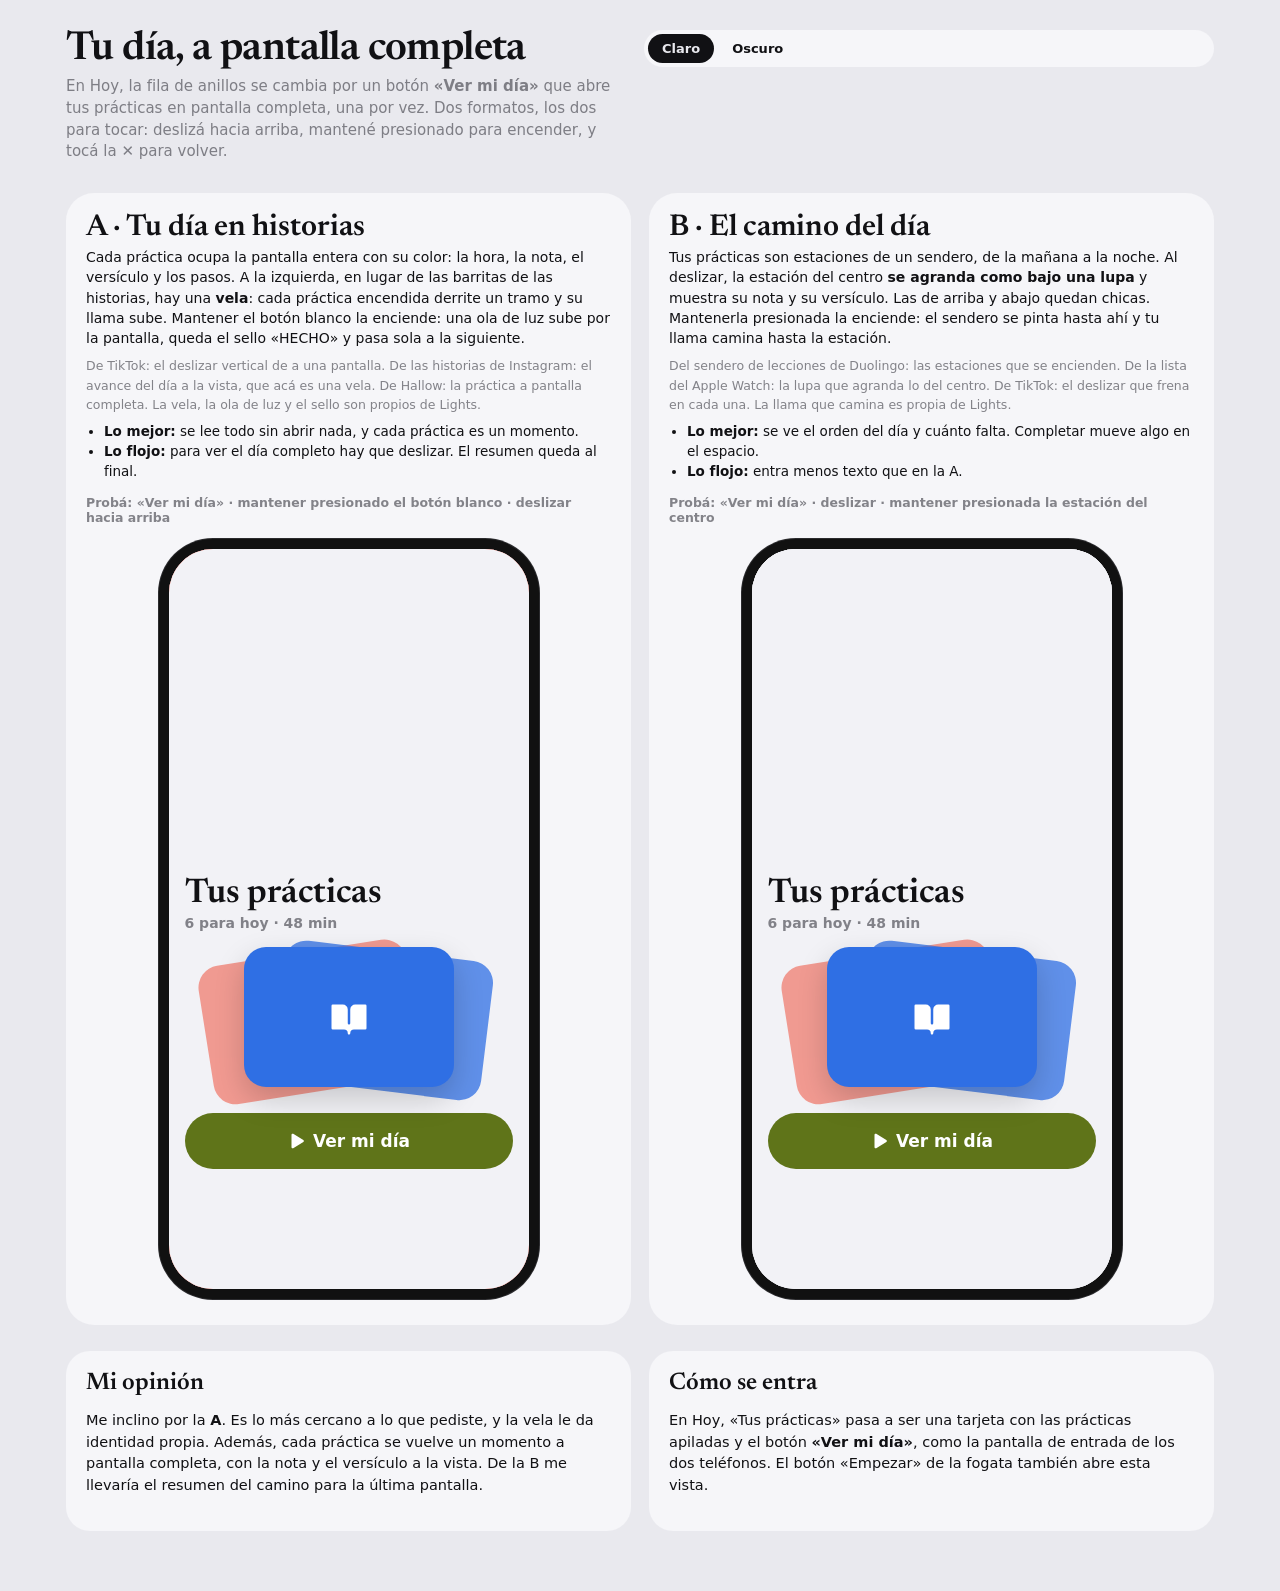
<file: propuestas/dia.html>
<!doctype html>
<html lang="es">
<head>
<meta charset="utf-8">
<meta name="viewport" content="width=device-width, initial-scale=1">
<title>Lights · tu día</title>
<link rel="stylesheet" href="https://fonts.googleapis.com/css2?family=Newsreader:ital,opsz,wght@0,6..72,400..700;1,6..72,400..600&display=swap">
<style>
  :root { --ui: -apple-system, BlinkMacSystemFont, "SF Pro Text", Roboto, system-ui, sans-serif; --serif: "Newsreader", Georgia, serif;
    --spring: cubic-bezier(.34,1.56,.64,1); --ease: cubic-bezier(.22,1,.36,1); --pg: #E9E9EE; --pgi: #111114; --pgi3: rgba(60,60,67,.62); --card: #F6F6F9; }
  html.dk { --pg: #000; --pgi: #F5F5F7; --pgi3: rgba(235,235,245,.56); --card: #0E0E10; }
  * { box-sizing: border-box; -webkit-tap-highlight-color: transparent; }
  body { margin: 0; background: var(--pg); color: var(--pgi); font-family: var(--ui); -webkit-font-smoothing: antialiased; }
  a { color: inherit; }
  svg.ico { width: 1em; height: 1em; fill: currentColor; display: block; flex: none; }
  .wrap { max-width: 1180px; margin: 0 auto; padding: 30px 16px 60px; }
  .top { display: flex; align-items: flex-start; gap: 16px; flex-wrap: wrap; } .top > div { flex: 1; min-width: 280px; }
  h1 { font-family: var(--serif); font-weight: 600; font-size: 40px; letter-spacing: -.015em; margin: 0 0 6px; }
  .lead { color: var(--pgi3); font-size: 15px; margin: 0 0 8px; max-width: 760px; line-height: 1.45; }
  .tg { display: flex; gap: 4px; padding: 4px; border-radius: 999px; background: var(--card); }
  .tg button { border: 0; background: none; color: var(--pgi); font: 600 13px var(--ui); padding: 7px 14px; border-radius: 999px; cursor: pointer; } .tg button.on { background: var(--pgi); color: var(--pg); }
  .dirs { display: grid; grid-template-columns: repeat(auto-fit, minmax(min(100%, 520px), 1fr)); gap: 18px; margin-top: 22px; }
  .dir { background: var(--card); border-radius: 28px; padding: 20px 16px; }
  .dir h2 { font-family: var(--serif); font-weight: 600; font-size: 30px; margin: 0 4px 4px; }
  .dir .why { margin: 0 4px 8px; font-size: 14px; line-height: 1.45; }
  .dir .refs { margin: 0 4px 6px; font-size: 12.5px; color: var(--pgi3); line-height: 1.55; }
  .dir ul { margin: 6px 4px 14px; padding-left: 18px; font-size: 13.5px; line-height: 1.5; }
  .try { margin: 0 4px 12px; font-size: 12.5px; font-weight: 700; color: var(--pgi3); }
  .stage { display: flex; justify-content: center; }
  .ph { --bg: #F2F2F6; --surface: #FFFFFF; --surface2: #F2F2F6; --surface3: #E7E7EC; --line: rgba(60,60,67,.12); --ink: #111114; --ink2: rgba(60,60,67,.86); --ink3: rgba(60,60,67,.62); --ink4: rgba(60,60,67,.32);
    --brand: #5F7419; --on-brand: #fff; --on-fill: #fff; --oracion: #F0533F; --palabra: #2F6FE4; --meditar: #7C5CE6; --encuentro: #5E9C12; --tc: #3F84FF;
    position: relative; width: 360px; max-width: 100%; height: 740px; border-radius: 44px; overflow: hidden; background: var(--bg); color: var(--ink); box-shadow: 0 0 0 10px #111, 0 0 0 11px #2b2b2e; margin: 12px 0 16px; }
  html.dk .ph { --bg: #0A0A0B; --surface: #161618; --surface2: #1F1F22; --surface3: #2A2A2E; --line: rgba(235,235,245,.09); --ink: #F5F5F7; --ink2: rgba(235,235,245,.8); --ink3: rgba(235,235,245,.56); --ink4: rgba(235,235,245,.3);
    --brand: #AFC25A; --on-brand: #0A0A0B; --on-fill: #0A0A0B; --oracion: #FF5C4D; --palabra: #4B8BFF; --meditar: #A27BFF; --encuentro: #B4E33D; }
  [data-a="oracion"] { --c: var(--oracion); } [data-a="palabra"] { --c: var(--palabra); } [data-a="meditar"] { --c: var(--meditar); } [data-a="encuentro"] { --c: var(--encuentro); }
  .llama { display: block; width: 100%; height: 100%; overflow: visible; }
  .llama g, .llama circle, .llama .star { transform-box: view-box; }
  .llama .ll-all { transform-origin: 60px 140px; animation: ll-sway 3.2s ease-in-out infinite; } .llama .mw, .llama .tw { transform-origin: 60px 140px; animation: ll-flick 1.7s ease-in-out infinite; }
  @keyframes ll-sway { 0%, 100% { transform: rotate(-1.5deg); } 50% { transform: rotate(1.5deg); } }
  @keyframes ll-flick { 0%, 100% { transform: scale(1, 1); } 35% { transform: scale(.96, 1.06); } 70% { transform: scale(1.02, .97); } }
  .spark { position: fixed; width: 6px; height: 6px; border-radius: 2px; pointer-events: none; z-index: 999; }
  .x { position: absolute; top: 48px; right: 16px; z-index: 20; width: 34px; height: 34px; border-radius: 50%; border: 0; display: grid; place-items: center; font-size: 16px; cursor: pointer; background: rgba(0,0,0,.18); color: #fff; backdrop-filter: blur(10px); }
  /* entrada: el botón de Hoy que abre el día */
  .entry { position: absolute; inset: 0; z-index: 30; display: flex; flex-direction: column; justify-content: flex-end; padding: 0 16px 120px; background: var(--bg); transition: opacity .35s, transform .5s var(--ease); }
  .entry.off { opacity: 0; transform: scale(1.06); pointer-events: none; }
  .entry h3 { font-family: var(--serif); font-size: 34px; font-weight: 600; margin: 0 0 4px; } .entry p { color: var(--ink3); margin: 0 0 16px; font-weight: 600; font-size: 14px; }
  .entry .stack { position: relative; height: 150px; margin-bottom: 16px; }
  .entry .stack i { position: absolute; left: 50%; top: 0; width: 210px; height: 140px; margin-left: -105px; border-radius: 22px; background: var(--c); display: grid; place-items: center; font-size: 40px; color: var(--on-fill); transform-origin: 50% 120%; }
  .entry .stack i:nth-child(1) { transform: rotate(-9deg) translateX(-24px); opacity: .55; } .entry .stack i:nth-child(2) { transform: rotate(7deg) translateX(22px); opacity: .75; } .entry .stack i:nth-child(3) { transform: none; box-shadow: 0 12px 30px rgba(0,0,0,.18); }
  .entry button.go { display: flex; align-items: center; justify-content: center; gap: 8px; height: 56px; border: 0; border-radius: 999px; background: var(--brand); color: var(--on-brand); font: 700 17px var(--ui); cursor: pointer; }
  .entry button.go .ico { font-size: 18px; }

  /* ===== A · Tu día en historias ===== */
  .feed { position: absolute; inset: 0; overflow-y: auto; scroll-snap-type: y mandatory; scrollbar-width: none; overscroll-behavior: contain; }
  .feed::-webkit-scrollbar { display: none; }
  .st { position: relative; height: 100%; scroll-snap-align: start; scroll-snap-stop: always; overflow: hidden; background: var(--c); color: var(--on-fill); display: flex; flex-direction: column; justify-content: flex-end; padding: 0 74px 54px 44px; }
  html.dk .st { background: color-mix(in srgb, var(--c) 30%, #0A0A0B); color: #F5F5F7; }
  .st .art { position: absolute; right: -60px; top: 70px; font-size: 300px; opacity: .14; transform: rotate(-12deg); transition: transform 1.2s var(--ease); }
  .st.in .art { transform: rotate(-4deg) scale(1.04); }
  .st .ey { font-size: 13px; font-weight: 700; opacity: .8; margin: 0 0 6px; display: flex; gap: 6px; align-items: center; }
  .st h4 { font-family: var(--serif); font-size: 44px; line-height: 1; font-weight: 600; letter-spacing: -.02em; margin: 0 0 14px; }
  .st .note { display: inline-flex; gap: 6px; align-items: flex-start; align-self: flex-start; padding: 8px 12px; border-radius: 14px; background: rgba(255,255,255,.2); font-size: 14px; font-weight: 600; margin-bottom: 14px; }
  html.dk .st .note { background: rgba(255,255,255,.1); }
  .st blockquote { margin: 0 0 14px; font-family: var(--serif); font-size: 20px; line-height: 1.35; font-style: italic; }
  .st blockquote small { display: block; font-family: var(--ui); font-style: normal; font-size: 12px; font-weight: 700; opacity: .75; margin-top: 4px; }
  .st ol { margin: 0; padding-left: 20px; font-size: 14.5px; line-height: 1.6; font-weight: 550; }
  .st > * { transition: opacity .5s, transform .6s var(--ease); }
  .st:not(.in) > .ey, .st:not(.in) > h4, .st:not(.in) > .note, .st:not(.in) > blockquote, .st:not(.in) > ol { opacity: 0; transform: translateY(18px); }
  .st.in > h4 { transition-delay: .05s; } .st.in > .note { transition-delay: .1s; } .st.in > blockquote { transition-delay: .15s; } .st.in > ol { transition-delay: .2s; }
  .st .light { position: absolute; inset: 0; pointer-events: none; background: linear-gradient(to top, rgba(255,255,255,.85), rgba(255,255,255,.25) 50%, transparent 80%); transform: translateY(100%); }
  .st.burn .light { animation: burn 1s var(--ease) forwards; }
  @keyframes burn { 0% { transform: translateY(100%); opacity: 1; } 60% { transform: translateY(0); opacity: 1; } 100% { transform: translateY(-30%); opacity: 0; } }
  .st.done h4::after { content: ' ✓'; font-family: var(--ui); font-size: 26px; vertical-align: middle; }
  .st.done .stamp { opacity: 1; transform: rotate(-8deg) scale(1); }
  .stamp { position: absolute; left: 44px; top: 120px; padding: 6px 14px; border: 3px solid currentColor; border-radius: 12px; font-weight: 900; font-size: 20px; letter-spacing: .06em; opacity: 0; transform: rotate(-8deg) scale(1.6); transition: opacity .3s, transform .45s var(--spring); }
  /* la vela: el avance del día a la izquierda, con su llama arriba */
  .candle { position: absolute; left: 14px; top: 110px; bottom: 60px; width: 14px; z-index: 12; pointer-events: none; }
  .candle .wax { position: absolute; left: 4px; right: 4px; bottom: 0; top: 0; border-radius: 4px; background: rgba(255,255,255,.28); overflow: hidden; display: flex; flex-direction: column-reverse; gap: 2px; }
  .candle .wax i { flex: 1; background: rgba(255,255,255,.18); transition: background-color .5s; } .candle .wax i.on { background: #fff; }
  .candle .wax i.cur { box-shadow: inset 0 0 0 1.5px #fff; }
  .candle .cf { position: absolute; left: 50%; width: 30px; height: 36px; margin-left: -15px; transform: translateY(-100%); transition: bottom .9s var(--spring); filter: drop-shadow(0 0 8px rgba(255,255,255,.7)); }
  /* el riel de acciones: propio, no el de TikTok (encender es mantener) */
  .acts { position: absolute; right: 12px; bottom: 54px; z-index: 12; display: flex; flex-direction: column; align-items: center; gap: 14px; }
  .acts button { width: 46px; border: 0; background: none; color: inherit; display: flex; flex-direction: column; align-items: center; gap: 3px; font: 700 10.5px var(--ui); cursor: pointer; padding: 0; }
  .acts button span { width: 44px; height: 44px; border-radius: 50%; display: grid; place-items: center; font-size: 19px; background: rgba(255,255,255,.2); }
  .acts .lit { position: relative; width: 64px; }
  .acts .lit span { width: 64px; height: 64px; font-size: 28px; background: #fff; color: var(--c); }
  .acts .lit svg.rg { position: absolute; top: -5px; left: -5px; width: 74px; height: 74px; transform: rotate(-90deg); }
  .acts .lit .rg circle { fill: none; stroke: #fff; stroke-width: 4; stroke-dasharray: 220; stroke-dashoffset: 220; transition: stroke-dashoffset .3s; stroke-linecap: round; }
  .acts .lit.holding .rg circle { transition: stroke-dashoffset .65s linear; stroke-dashoffset: 0; } .acts .lit.holding span { transform: scale(.9); }
  .acts .lit span { transition: transform .3s var(--spring); }
  .st.done .acts .lit span { background: rgba(255,255,255,.25); color: inherit; }
  .hintA { position: absolute; left: 0; right: 0; bottom: 18px; text-align: center; font-size: 12px; font-weight: 700; opacity: .7; animation: nudge 1.6s ease-in-out infinite; }
  @keyframes nudge { 50% { transform: translateY(-5px); } }
  .st.end { background: #0D0B12; color: #fff; align-items: flex-start; justify-content: center; padding: 0 30px; }
  .st.end .bigf { width: 160px; height: 180px; margin-bottom: 18px; }
  .st.end h4 { font-size: 40px; } .st.end p { margin: 0 0 18px; opacity: .8; font-size: 15px; }
  .st.end button { height: 50px; padding: 0 22px; border: 0; border-radius: 999px; background: var(--tc); color: #0D0B12; font: 700 16px var(--ui); cursor: pointer; }

  /* ===== B · El camino del día ===== */
  .path { position: absolute; inset: 0; overflow-y: auto; scroll-snap-type: y mandatory; scrollbar-width: none; background: var(--bg); }
  .path::-webkit-scrollbar { display: none; }
  .path .pad { height: 300px; }
  .pathline { position: absolute; left: 50%; width: 6px; margin-left: -3px; top: 300px; border-radius: 3px; background: var(--surface3); z-index: 0; }
  .pathline i { position: absolute; left: 0; right: 0; top: 0; border-radius: 3px; background: var(--brand); transition: height .9s var(--ease); }
  .mom { position: relative; z-index: 1; display: flex; align-items: center; justify-content: center; gap: 6px; height: 60px; font-size: 13px; font-weight: 800; color: var(--ink3); scroll-snap-align: none; }
  .mom span { padding: 6px 12px; border-radius: 999px; background: var(--bg); display: flex; gap: 6px; align-items: center; }
  .sta { position: relative; z-index: 1; height: 300px; scroll-snap-align: center; display: flex; flex-direction: column; align-items: center; justify-content: center; }
  .sta .disk { position: relative; width: 92px; height: 92px; border-radius: 50%; display: grid; place-items: center; font-size: 38px; background: var(--surface); color: var(--c); box-shadow: 0 0 0 6px var(--bg); transition: transform .5s var(--spring), background-color .4s, color .4s; transform: scale(var(--k, .7)); user-select: none; -webkit-user-select: none; touch-action: manipulation; cursor: pointer; }
  .sta .disk svg.rg { position: absolute; inset: -8px; width: calc(100% + 16px); height: calc(100% + 16px); transform: rotate(-90deg); }
  .sta .rg circle { fill: none; stroke: var(--c); stroke-width: 5; stroke-dasharray: 340; stroke-dashoffset: 340; stroke-linecap: round; transition: stroke-dashoffset .3s; }
  .sta .disk.holding .rg circle { transition: stroke-dashoffset .65s linear; stroke-dashoffset: 0; }
  .sta.done .disk { background: var(--c); color: var(--on-fill); }
  .sta .info { width: 290px; margin-top: 14px; text-align: center; opacity: var(--o, .35); transform: translateY(calc((1 - var(--o, .35)) * 14px)); transition: opacity .3s, transform .3s; }
  .sta .info small.t { font-size: 12px; font-weight: 800; color: var(--ink3); }
  .sta .info h4 { margin: 2px 0 8px; font-family: var(--serif); font-size: 26px; font-weight: 600; letter-spacing: -.01em; }
  .sta .more { display: grid; grid-template-rows: 0fr; transition: grid-template-rows .45s var(--ease); }
  .sta.focus .more { grid-template-rows: 1fr; }
  .sta .more > div { overflow: hidden; }
  .sta .note { display: inline-flex; gap: 6px; padding: 7px 11px; border-radius: 12px; background: color-mix(in srgb, var(--c) 14%, var(--surface)); font-size: 13.5px; font-weight: 600; margin-bottom: 8px; }
  .sta .note .ico { color: var(--c); margin-top: 2px; }
  .sta .q { font-family: var(--serif); font-style: italic; font-size: 16px; line-height: 1.35; margin: 0 0 8px; color: var(--ink2); }
  .sta .hold { font-size: 12px; font-weight: 700; color: var(--c); }
  .walker { position: absolute; left: 50%; width: 40px; height: 48px; margin-left: -104px; z-index: 3; pointer-events: none; transition: top .9s var(--spring); filter: drop-shadow(0 4px 10px color-mix(in srgb, var(--tc) 50%, transparent)); }
  .pathtop { position: absolute; left: 0; right: 0; top: 0; z-index: 5; padding: 50px 18px 14px; background: linear-gradient(var(--bg) 70%, transparent); pointer-events: none; }
  .pathtop b { font-family: var(--serif); font-size: 28px; font-weight: 600; } .pathtop small { display: block; color: var(--ink3); font-size: 13px; font-weight: 700; }
  .ph.B .x { background: var(--surface3); color: var(--ink); }
  .sumB { height: 420px; scroll-snap-align: center; position: relative; z-index: 1; display: flex; flex-direction: column; align-items: center; justify-content: center; text-align: center; }
  .sumB .bigf { width: 120px; height: 140px; } .sumB h4 { font-family: var(--serif); font-size: 30px; margin: 8px 0 4px; } .sumB p { color: var(--ink3); margin: 0; font-weight: 600; }

  .op { margin-top: 26px; display: grid; grid-template-columns: repeat(auto-fit, minmax(min(100%, 320px), 1fr)); gap: 18px; }
  .op > div { padding: 20px; border-radius: 24px; background: var(--card); }
  .op h3 { font-family: var(--serif); font-size: 24px; font-weight: 600; margin: 0 0 10px; } .op p { font-size: 14.5px; line-height: 1.5; }
  @media (max-width: 420px) { .ph { width: 100%; height: 700px; border-radius: 34px; } }
</style>
</head>
<body>
<div class="wrap">
  <div class="top"><div><h1>Tu día, a pantalla completa</h1>
    <p class="lead">En Hoy, la fila de anillos se cambia por un botón <b>«Ver mi día»</b> que abre tus prácticas en pantalla completa, una por vez. Dos formatos, los dos para tocar: deslizá hacia arriba, mantené presionado para encender, y tocá la ✕ para volver.</p></div>
    <div class="tg" id="tg"><button data-t="l" class="on">Claro</button><button data-t="d">Oscuro</button></div></div>
  <div class="dirs">
    <section class="dir">
      <h2>A · Tu día en historias</h2>
      <p class="why">Cada práctica ocupa la pantalla entera con su color: la hora, la nota, el versículo y los pasos. A la izquierda, en lugar de las barritas de las historias, hay una <b>vela</b>: cada práctica encendida derrite un tramo y su llama sube. Mantener el botón blanco la enciende: una ola de luz sube por la pantalla, queda el sello «HECHO» y pasa sola a la siguiente.</p>
      <p class="refs">De TikTok: el deslizar vertical de a una pantalla. De las historias de Instagram: el avance del día a la vista, que acá es una vela. De Hallow: la práctica a pantalla completa. La vela, la ola de luz y el sello son propios de Lights.</p>
      <ul><li><b>Lo mejor:</b> se lee todo sin abrir nada, y cada práctica es un momento.</li><li><b>Lo flojo:</b> para ver el día completo hay que deslizar. El resumen queda al final.</li></ul>
      <p class="try">Probá: «Ver mi día» · mantener presionado el botón blanco · deslizar hacia arriba</p>
      <div class="stage"><div class="ph A" id="phA"></div></div>
    </section>
    <section class="dir">
      <h2>B · El camino del día</h2>
      <p class="why">Tus prácticas son estaciones de un sendero, de la mañana a la noche. Al deslizar, la estación del centro <b>se agranda como bajo una lupa</b> y muestra su nota y su versículo. Las de arriba y abajo quedan chicas. Mantenerla presionada la enciende: el sendero se pinta hasta ahí y tu llama camina hasta la estación.</p>
      <p class="refs">Del sendero de lecciones de Duolingo: las estaciones que se encienden. De la lista del Apple Watch: la lupa que agranda lo del centro. De TikTok: el deslizar que frena en cada una. La llama que camina es propia de Lights.</p>
      <ul><li><b>Lo mejor:</b> se ve el orden del día y cuánto falta. Completar mueve algo en el espacio.</li><li><b>Lo flojo:</b> entra menos texto que en la A.</li></ul>
      <p class="try">Probá: «Ver mi día» · deslizar · mantener presionada la estación del centro</p>
      <div class="stage"><div class="ph B" id="phB"></div></div>
    </section>
  </div>
  <div class="op"><div><h3>Mi opinión</h3><p>Me inclino por la <b>A</b>. Es lo más cercano a lo que pediste, y la vela le da identidad propia. Además, cada práctica se vuelve un momento a pantalla completa, con la nota y el versículo a la vista. De la B me llevaría el resumen del camino para la última pantalla.</p></div>
    <div><h3>Cómo se entra</h3><p>En Hoy, «Tus prácticas» pasa a ser una tarjeta con las prácticas apiladas y el botón <b>«Ver mi día»</b>, como la pantalla de entrada de los dos teléfonos. El botón «Empezar» de la fogata también abre esta vista.</p></div></div>
</div>
<script src="icons.js"></script>
<script>
const ic = (n, c) => '<svg class="ico' + (c ? ' ' + c : '') + '" viewBox="0 0 256 256">' + (ICONS[n] || '') + '</svg>';
  const TIERS = [
    { d: 0, n: 'Chispa', c: '#FF8A1F', l: '#FFE2A8', t: 0, sc: 0.74 },
    { d: 10, n: 'Brote', c: '#22C98A', l: '#C6F6DF', t: 1, sc: 0.8 },
    { d: 20, n: 'Vela', c: '#9B6CFF', l: '#E6DBFF', t: 2, sc: 0.85 },
    { d: 30, n: 'Antorcha', c: '#3F84FF', l: '#D6E5FF', t: 2, sc: 0.9, tall: 1 },
    { d: 50, n: 'Lámpara', c: '#FF4FA0', l: '#FFD5E8', t: 4, sc: 0.93, halo: 1 },
    { d: 75, n: 'Faro', c: '#12C2EC', l: '#CCF5FF', t: 4, sc: 0.96, halo: 1, twin: 1 },
    { d: 100, n: 'Fuego', c: '#FF4B3E', l: '#FFD6D1', t: 4, sc: 1, halo: 1, twin: 1, sp: 1 },
    { d: 150, n: 'Aurora', c: '#F5B70F', l: '#FFF3C9', t: 4, sc: 1, halo: 2, twin: 1, sp: 1 },
    { d: 200, n: 'Estrella', c: '#8F8BFF', l: '#FFFFFF', t: 5, sc: 1, halo: 2, twin: 1, sp: 1, star: 1 },
    { d: 365, n: 'Lumbrera', c: '#FF8A1F', l: '#FFFFFF', t: 5, sc: 1, halo: 2, twin: 1, sp: 1, star: 1, rb: 1 }
  ];
  const tierOf = n => { let i = 0; TIERS.forEach((t, k) => { if (n >= t.d) i = k; }); return i; };
  const TD = 'M60 8C76 46 100 66 100 100A40 40 0 0 1 20 100C20 66 44 46 60 8Z';
  const TONGUES = [[-24, 14, -22, 0.56], [24, 18, 20, 0.52], [-36, 38, -36, 0.42], [36, 40, 34, 0.4], [0, 2, 0, 1.1]];
  let lid = 0;
  /* la llama de una etapa, en SVG: lenguas, halo, corazón, chispas y estrella según el nivel */
  function llama(ti, o) {
    o = o || {}; const T = TIERS[ti], id = 'll' + (++lid);
    const g = 'url(#' + id + 'g)', gi = 'url(#' + id + 'i)';
    const tr = (x, y, r, k) => 'translate(' + x + ' ' + y + ') rotate(' + r + ' 60 140) translate(60 140) scale(' + k + ') translate(-60 -140)';
    const defs = '<defs>' + (T.rb
      ? '<linearGradient id="' + id + 'g" x1="0" y1="1" x2="0" y2="0"><stop offset="0" stop-color="#FFC93C"/><stop offset=".3" stop-color="#FF5C4D"/><stop offset=".55" stop-color="#FF5FA8"/><stop offset=".78" stop-color="#9B6CFF"/><stop offset="1" stop-color="#3F84FF"/></linearGradient>'
      : '<radialGradient id="' + id + 'g" cx="50%" cy="80%" r="75%"><stop offset="0" stop-color="' + T.l + '"/><stop offset=".55" stop-color="' + T.c + '"/><stop offset="1" stop-color="' + T.c + '"/></radialGradient>') +
      '<radialGradient id="' + id + 'i" cx="50%" cy="80%" r="70%"><stop offset="0" stop-color="#fff"/><stop offset="1" stop-color="' + T.l + '"/></radialGradient>' +
      '<radialGradient id="' + id + 'h"><stop offset="0" stop-color="' + T.c + '" stop-opacity=".5"/><stop offset="1" stop-color="' + T.c + '" stop-opacity="0"/></radialGradient></defs>';
    let b = '';
    if (T.halo) b += '<circle class="halo" cx="60" cy="96" r="' + (T.halo > 1 ? 80 : 64) + '" fill="url(#' + id + 'h)"/>';
    TONGUES.slice(0, T.t).forEach((q, k) => { b += '<g class="tw tw' + k + '"><path d="' + TD + '" fill="' + g + '" transform="' + tr(q[0], q[1] - (T.tall ? 8 : 0), q[2], q[3]) + '"/></g>'; });
    b += '<g class="mw"><path d="' + TD + '" fill="' + g + '" transform="' + tr(0, 0, 0, T.sc) + '"/>';
    if (T.twin) b += '<path d="' + TD + '" fill="' + T.l + '" opacity=".5" transform="' + tr(-7, -4, -10, T.sc * 0.48) + '"/>';
    b += '<path class="coref" d="' + TD + '" fill="' + gi + '" transform="' + tr(0, 4, 0, T.sc * 0.5) + '"/></g>';
    if (T.sp) b += '<circle class="sp sp0" cx="24" cy="44" r="4" fill="' + T.l + '"/><circle class="sp sp1" cx="98" cy="34" r="3" fill="' + T.l + '"/><circle class="sp sp2" cx="80" cy="14" r="2.5" fill="' + (T.rb ? '#fff' : T.c) + '"/>';
    if (T.star) b += '<path class="star" d="M100 2l3 9 9 3-9 3-3 9-3-9-9-3 9-3z" fill="#fff"/>';
    return '<svg class="llama ' + (o.cls || '') + '" viewBox="-12 -8 144 158" aria-hidden="true" style="--tc:' + T.c + '">' + defs + '<g class="ll-all">' + b + '</g></svg>';
  }

const G = { oracion: 'hands-praying', palabra: 'book', meditar: 'water', encuentro: 'people' };
const ITEMS = [
  { a: 'oracion', t: 'Oración', h: '06:15', m: 10, n: 'Por María, Daniel y papá', how: ['Agradece por una cosa de ayer', 'Ora por María, Daniel y papá', 'Entrega el día'] },
  { a: 'palabra', t: 'Mateo 23–25', h: '06:35', m: 18, p: 'Biblia en un año · día 293', q: ['Porque el que se enaltece será humillado, y el que se humilla será enaltecido.', 'Mateo 23:12'], how: ['Lee los tres capítulos', 'Marca una frase', 'Llévate un versículo'] },
  { a: 'palabra', t: 'Juan 15:1–17', h: '06:50', m: 15, p: 'Permanecer · día 5 de 7', q: ['Yo soy la vid verdadera, y mi Padre es el labrador.', 'Juan 15:1'], how: ['Lee despacio', '¿Qué dice de permanecer?', 'Coméntalo con María'] },
  { a: 'meditar', t: 'Juan 15:4', h: '06:50', m: 5, p: 'Permanecer · día 5 de 7', q: ['Permaneced en mí, y yo en vosotros.', 'Juan 15:4'], how: ['Repite el versículo', 'Quédate en una palabra', 'Respóndele a Dios'] },
  { a: 'encuentro', t: 'Reunión con Lucas', h: '18:00', n: 'Evangelio de Juan', how: ['Pregúntale cómo le fue', 'Lean Juan 3', 'Oren juntos'] },
  { a: 'encuentro', t: 'Con Esteban', h: '19:00', n: 'Lleva tus preguntas de la semana', how: ['Cuéntale tu semana', 'Tus preguntas', 'Un acuerdo para la próxima'] }
];
const N = ITEMS.length;
const vib = p => { try { navigator.vibrate && navigator.vibrate(p); } catch (e) {} };
function sparks(el, color, n, up) { const r = el.getBoundingClientRect(); for (let i = 0; i < (n || 14); i++) { const s = document.createElement('i'); s.className = 'spark'; s.style.background = color; s.style.left = (r.left + r.width / 2) + 'px'; s.style.top = (r.top + r.height / 2) + 'px'; document.body.appendChild(s); const g = up ? -Math.PI / 2 + (Math.random() - .5) * 2 : Math.random() * 6.28, d = 30 + Math.random() * 70; s.animate([{ transform: 'translate(-50%,-50%)', opacity: 1 }, { transform: 'translate(calc(-50% + ' + Math.cos(g) * d + 'px), calc(-50% + ' + Math.sin(g) * d + 'px)) scale(.3)', opacity: 0 }], { duration: 700 + Math.random() * 400, easing: 'cubic-bezier(.2,.8,.2,1)' }).onfinish = () => s.remove(); } }
const entry = (id) => '<div class="entry" data-entry><h3>Tus prácticas</h3><p>' + N + ' para hoy · 48 min</p><div class="stack">' + ITEMS.slice(0, 3).map(x => '<i data-a="' + x.a + '">' + ic(G[x.a]) + '</i>').join('') + '</div><button class="go" data-open>' + ic('play') + 'Ver mi día</button></div>';
function hold(el, ms, done) { let t = 0; el.addEventListener('pointerdown', e => { if (el.closest('.done')) return; el.classList.add('holding'); vib(4); t = setTimeout(() => { el.classList.remove('holding'); done(); }, ms); }); ['pointerup', 'pointerleave', 'pointercancel'].forEach(v => el.addEventListener(v, () => { clearTimeout(t); el.classList.remove('holding'); })); el.addEventListener('contextmenu', e => e.preventDefault()); }

function buildA() {
  const ph = document.getElementById('phA'); let lit = 0;
  ph.innerHTML = '<div class="feed">' + ITEMS.map((x, i) => '<section class="st" data-a="' + x.a + '" data-i="' + i + '"><span class="art">' + ic(G[x.a]) + '</span><span class="light"></span><span class="stamp">HECHO</span>' +
    '<p class="ey">' + ic('time') + x.h + (x.m ? ' · ' + x.m + ' min' : '') + ' · ' + (i + 1) + ' de ' + N + '</p><h4>' + x.t + '</h4>' + (x.n ? '<div class="note">' + ic('document-text') + x.n + '</div>' : '') +
    (x.q ? '<blockquote>«' + x.q[0] + '»<small>' + x.q[1] + (x.p ? ' · ' + x.p : '') + '</small></blockquote>' : '') + '<ol>' + x.how.map(h => '<li>' + h + '</li>').join('') + '</ol>' +
    '<div class="acts"><button>' + '<span>' + ic('play') + '</span>Empezar</button><button><span>' + ic('create') + '</span>Anotar</button><button><span>' + ic('moon') + '</span>Hoy no</button><button class="lit" data-lit><svg class="rg" viewBox="0 0 74 74"><circle cx="37" cy="37" r="34"/></svg><span>' + ic('flame') + '</span>Mantén</button></div>' +
    (i === 0 ? '<p class="hintA">Desliza hacia arriba</p>' : '') + '</section>').join('') +
    '<section class="st end"><span class="bigf">' + llama(4) + '</span><h4>Tu llama está encendida</h4><p>6 de 6 · 49 días · ahora es Lámpara</p><button data-close>Volver a Hoy</button></section></div>' +
    '<div class="candle"><div class="wax">' + ITEMS.map(() => '<i></i>').join('') + '</div><span class="cf">' + llama(3) + '</span></div><button class="x" data-close>' + ic('close') + '</button>' + entry();
  const feed = ph.querySelector('.feed'), cf = ph.querySelector('.cf'), wax = ph.querySelectorAll('.wax i');
  const paint = () => { cf.style.bottom = (lit / N * 100) + '%'; wax.forEach((w, i) => w.classList.toggle('on', i < lit)); };
  paint();
  const io = new IntersectionObserver(es => es.forEach(e => { e.target.classList.toggle('in', e.isIntersecting && e.intersectionRatio > .6); if (e.intersectionRatio > .6) { const i = +e.target.dataset.i; wax.forEach((w, k) => w.classList.toggle('cur', k === i)); } }), { root: feed, threshold: [.6] });
  ph.querySelectorAll('.st').forEach(s => io.observe(s));
  ph.querySelectorAll('[data-lit]').forEach(b => hold(b, 650, () => {
    const st = b.closest('.st'); st.classList.add('burn', 'done'); vib([12, 50, 24]); sparks(b, '#fff', 20, true);
    setTimeout(() => { lit++; paint(); sparks(cf, '#fff', 10, true); }, 450);
    setTimeout(() => { const nx = st.nextElementSibling; if (nx) feed.scrollTo({ top: nx.offsetTop, behavior: 'smooth' }); if (lit === N) setTimeout(() => sparks(ph.querySelector('.end .bigf'), '#FF4FA0', 40, true), 700); }, 1050);
  }));
  ph.addEventListener('click', e => {
    if (e.target.closest('[data-open]')) { ph.querySelector('[data-entry]').classList.add('off'); return; }
    if (e.target.closest('[data-close]')) { ph.querySelector('[data-entry]').classList.remove('off'); feed.scrollTo({ top: 0 }); }
  });
}
function buildB() {
  const ph = document.getElementById('phB'); let lit = 0;
  const MOM = [['Mañana', 'sunny', 0, 4], ['Tarde', 'cafe', 4, 5], ['Noche', 'moon', 5, 6]];
  let html = '<div class="path"><div class="pad"></div>';
  MOM.forEach(m => { html += '<div class="mom"><span>' + ic(m[1]) + m[0] + '</span></div>'; for (let i = m[2]; i < m[3]; i++) { const x = ITEMS[i];
    html += '<div class="sta" data-a="' + x.a + '" data-i="' + i + '"><div class="disk"><svg class="rg" viewBox="0 0 108 108"><circle cx="54" cy="54" r="50"/></svg>' + ic(G[x.a]) + '</div><div class="info"><small class="t">' + x.h + (x.m ? ' · ' + x.m + ' min' : '') + '</small><h4>' + x.t + '</h4>' +
      '<div class="more"><div>' + (x.n ? '<div class="note">' + ic('document-text') + x.n + '</div>' : '') + (x.q ? '<p class="q">«' + x.q[0] + '» ' + x.q[1] + '</p>' : '<p class="q">' + x.how.join(' · ') + '</p>') + '<p class="hold">Mantén presionado para encender</p></div></div></div></div>'; } });
  html += '<div class="sumB"><span class="bigf">' + llama(4) + '</span><h4>Llegaste a la noche</h4><p>6 de 6 · ahora es Lámpara</p></div><div class="pad"></div><div class="pathline"><i></i></div><span class="walker">' + llama(3) + '</span></div>';
  ph.innerHTML = html + '<div class="pathtop"><small>Martes 20 de octubre</small><b>Tu camino de hoy</b></div><button class="x" data-close>' + ic('close') + '</button>' + entry();
  const path = ph.querySelector('.path'), stas = [...ph.querySelectorAll('.sta')], line = ph.querySelector('.pathline'), fill = line.querySelector('i'), walker = ph.querySelector('.walker');
  const layout = () => { const a = stas[0], b = ph.querySelector('.sumB'); line.style.top = (a.offsetTop + 150) + 'px'; line.style.height = (b.offsetTop + 100 - a.offsetTop - 150) + 'px'; place(); };
  const place = () => { const tgt = lit ? stas[lit - 1] : null; walker.style.top = ((tgt || stas[0]).offsetTop + 150 - 30) + 'px'; walker.style.opacity = tgt ? 1 : .45; fill.style.height = tgt ? (tgt.offsetTop - stas[0].offsetTop) + 'px' : '0'; };
  const lens = () => { const mid = path.scrollTop + path.clientHeight / 2; let best = null, bd = 1e9;
    stas.forEach(s => { const c = s.offsetTop + 150, d = Math.abs(c - mid), k = Math.max(0, 1 - d / 320); s.style.setProperty('--k', (.62 + .5 * k).toFixed(3)); s.style.setProperty('--o', (.3 + .7 * k).toFixed(2)); if (d < bd) { bd = d; best = s; } });
    stas.forEach(s => s.classList.toggle('focus', s === best && bd < 90)); };
  path.addEventListener('scroll', lens, { passive: true });
  stas.forEach(s => hold(s.querySelector('.disk'), 650, () => {
    if (!s.classList.contains('focus')) return; const i = +s.dataset.i; s.classList.add('done'); vib([12, 50, 24]); sparks(s.querySelector('.disk'), getComputedStyle(s).getPropertyValue('--c'), 18);
    lit = Math.max(lit, i + 1); place(); setTimeout(() => { sparks(walker, '#3F84FF', 12, true); const nx = stas[i + 1] || ph.querySelector('.sumB'); path.scrollTo({ top: nx.offsetTop + nx.offsetHeight / 2 - path.clientHeight / 2, behavior: 'smooth' }); }, 900);
  }));
  ph.addEventListener('click', e => {
    if (e.target.closest('[data-open]')) { ph.querySelector('[data-entry]').classList.add('off'); requestAnimationFrame(() => { layout(); path.scrollTo({ top: stas[0].offsetTop + 150 - path.clientHeight / 2 }); lens(); }); return; }
    if (e.target.closest('[data-close]')) ph.querySelector('[data-entry]').classList.remove('off');
  });
}
buildA(); buildB();
document.getElementById('tg').addEventListener('click', e => { const b = e.target.closest('[data-t]'); if (!b) return; document.documentElement.classList.toggle('dk', b.dataset.t === 'd'); document.querySelectorAll('#tg button').forEach(x => x.classList.toggle('on', x === b)); });
</script>
</body>
</html>
</file>
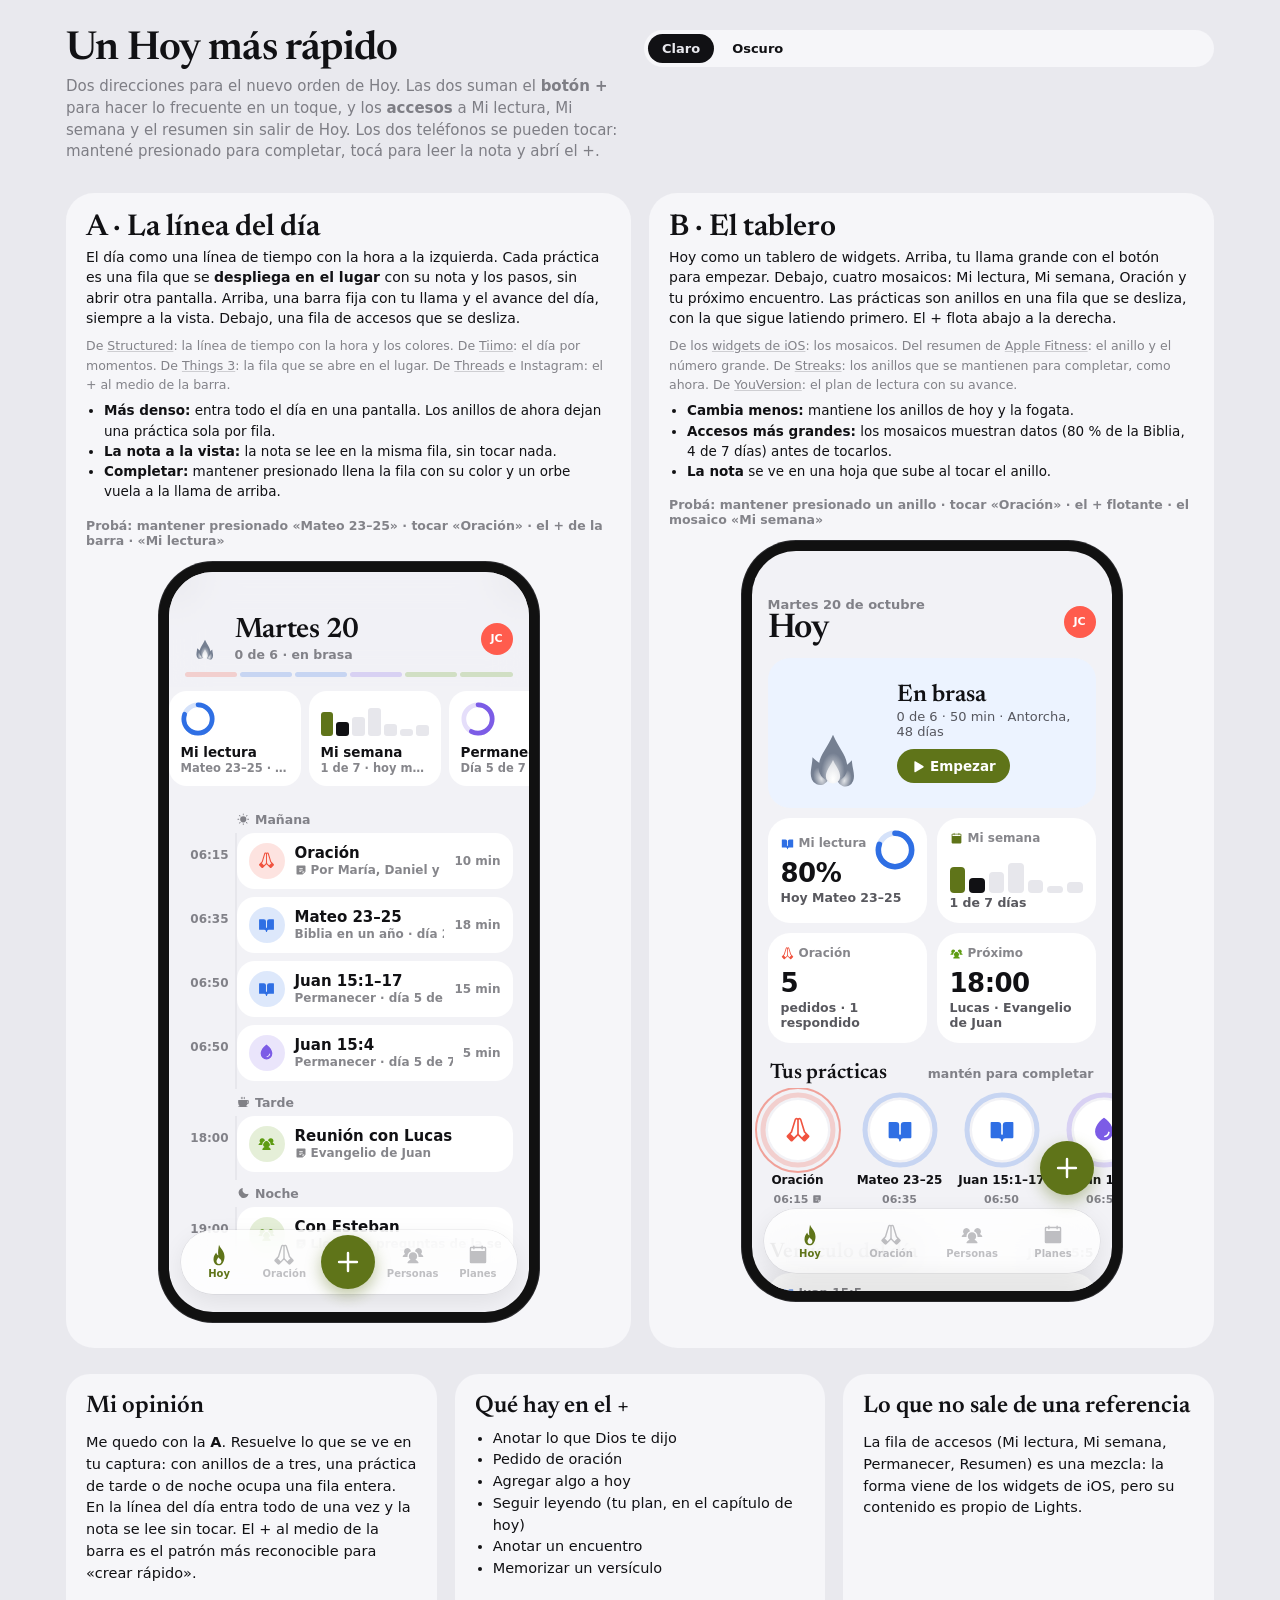
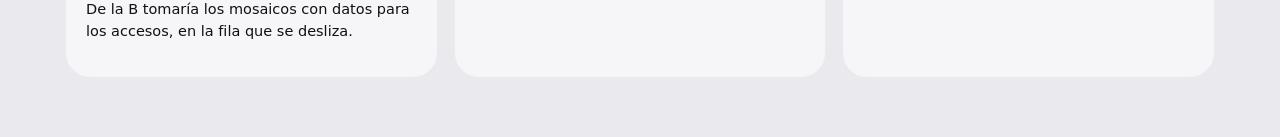
<file: propuestas/hoy.html>
<!doctype html>
<html lang="es">
<head>
<meta charset="utf-8">
<meta name="viewport" content="width=device-width, initial-scale=1">
<title>Lights · nuevo Hoy</title>
<link rel="stylesheet" href="https://fonts.googleapis.com/css2?family=Newsreader:ital,opsz,wght@0,6..72,400..700;1,6..72,400..600&display=swap">
<style>
  :root { --ui: -apple-system, BlinkMacSystemFont, "SF Pro Text", Roboto, system-ui, sans-serif; --serif: "Newsreader", Georgia, serif;
    --spring: cubic-bezier(.34,1.56,.64,1); --ease: cubic-bezier(.22,1,.36,1);
    --pg: #E9E9EE; --pgi: #111114; --pgi3: rgba(60,60,67,.62); --card: #F6F6F9; }
  html.dk { --pg: #000; --pgi: #F5F5F7; --pgi3: rgba(235,235,245,.56); --card: #0E0E10; }
  * { box-sizing: border-box; -webkit-tap-highlight-color: transparent; }
  body { margin: 0; background: var(--pg); color: var(--pgi); font-family: var(--ui); -webkit-font-smoothing: antialiased; }
  a { color: inherit; }
  svg.ico { width: 1em; height: 1em; fill: currentColor; display: block; flex: none; }
  .wrap { max-width: 1180px; margin: 0 auto; padding: 30px 16px 60px; }
  .top { display: flex; align-items: flex-start; gap: 16px; flex-wrap: wrap; }
  .top > div { flex: 1; min-width: 280px; }
  h1 { font-family: var(--serif); font-weight: 600; font-size: 40px; letter-spacing: -.015em; margin: 0 0 6px; }
  .lead { color: var(--pgi3); font-size: 15px; margin: 0 0 8px; max-width: 760px; line-height: 1.45; }
  .tg { display: flex; gap: 4px; padding: 4px; border-radius: 999px; background: var(--card); }
  .tg button { border: 0; background: none; color: var(--pgi); font: 600 13px var(--ui); padding: 7px 14px; border-radius: 999px; cursor: pointer; }
  .tg button.on { background: var(--pgi); color: var(--pg); }
  .dirs { display: grid; grid-template-columns: repeat(auto-fit, minmax(min(100%, 520px), 1fr)); gap: 18px; margin-top: 22px; }
  .dir { background: var(--card); border-radius: 28px; padding: 20px 16px; }
  .dir h2 { font-family: var(--serif); font-weight: 600; font-size: 30px; margin: 0 4px 4px; }
  .dir .why { margin: 0 4px 8px; font-size: 14px; line-height: 1.45; }
  .dir .refs { margin: 0 4px 6px; font-size: 12.5px; color: var(--pgi3); line-height: 1.55; }
  .dir .refs a { text-decoration-color: color-mix(in srgb, currentColor 35%, transparent); }
  .dir ul { margin: 6px 4px 16px; padding-left: 18px; font-size: 13.5px; line-height: 1.5; }
  .dir ul b { font-weight: 700; }
  .try { margin: 0 4px 12px; font-size: 12.5px; font-weight: 700; color: var(--pgi3); }
  .stage { display: flex; justify-content: center; }

  /* ===== el teléfono (tokens de Lights) ===== */
  .ph { --bg: #F2F2F6; --surface: #FFFFFF; --surface2: #F2F2F6; --surface3: #E7E7EC; --line: rgba(60,60,67,.12); --ink: #111114; --ink2: rgba(60,60,67,.86); --ink3: rgba(60,60,67,.62); --ink4: rgba(60,60,67,.32);
    --brand: #5F7419; --on-brand: #fff; --on-fill: #fff; --oracion: #F0533F; --palabra: #2F6FE4; --meditar: #7C5CE6; --encuentro: #5E9C12; --diario: #13A874; --mensaje: #0EA5C9; --tc: #3F84FF;
    position: relative; width: 360px; max-width: 100%; height: 740px; border-radius: 44px; overflow: hidden; background: var(--bg); color: var(--ink); box-shadow: 0 0 0 10px #111, 0 0 0 11px #2b2b2e; margin: 12px 0 16px; }
  html.dk .ph { --bg: #0A0A0B; --surface: #161618; --surface2: #1F1F22; --surface3: #2A2A2E; --line: rgba(235,235,245,.09); --ink: #F5F5F7; --ink2: rgba(235,235,245,.8); --ink3: rgba(235,235,245,.56); --ink4: rgba(235,235,245,.3);
    --brand: #AFC25A; --on-brand: #0A0A0B; --on-fill: #0A0A0B; --oracion: #FF5C4D; --palabra: #4B8BFF; --meditar: #A27BFF; --encuentro: #B4E33D; --diario: #2ED69A; --mensaje: #1EC8F0; }
  [data-a="oracion"] { --c: var(--oracion); } [data-a="palabra"] { --c: var(--palabra); } [data-a="meditar"] { --c: var(--meditar); } [data-a="encuentro"] { --c: var(--encuentro); } [data-a="diario"] { --c: var(--diario); } [data-a="mensaje"] { --c: var(--mensaje); } [data-a="brand"] { --c: var(--brand); }
  .scr { position: absolute; inset: 0; overflow-y: auto; overflow-x: hidden; padding: 0 0 120px; scrollbar-width: none; }
  .scr::-webkit-scrollbar { display: none; }
  .sb { height: 44px; display: flex; align-items: center; justify-content: space-between; padding: 0 28px; font-size: 14px; font-weight: 650; }
  .llama { display: block; width: 100%; height: 100%; overflow: visible; }
  .llama g, .llama circle, .llama .star { transform-box: view-box; }
  .llama .ll-all { transform-origin: 60px 140px; animation: ll-sway 3.2s ease-in-out infinite; }
  .llama .mw { transform-origin: 60px 140px; animation: ll-flick 1.9s ease-in-out infinite; }
  .llama .tw { transform-origin: 60px 140px; animation: ll-flick 1.5s ease-in-out infinite; } .llama .tw1 { animation-duration: 1.7s; animation-delay: -.4s; }
  .llama .coref { animation: ll-core 2.4s ease-in-out infinite; }
  @keyframes ll-sway { 0%, 100% { transform: rotate(-1.2deg); } 50% { transform: rotate(1.2deg); } }
  @keyframes ll-flick { 0%, 100% { transform: scale(1, 1); } 35% { transform: scale(.97, 1.05); } 70% { transform: scale(1.02, .97); } }
  @keyframes ll-core { 0%, 100% { opacity: 1; } 50% { opacity: .78; } }

  /* barra de pestañas con el + al medio (Threads, Instagram: crear siempre a un toque) */
  .tb { position: absolute; left: 12px; right: 12px; bottom: 18px; height: 64px; border-radius: 32px; display: flex; align-items: center; justify-content: space-around; padding: 0 6px;
    background: color-mix(in srgb, var(--surface) 82%, transparent); backdrop-filter: blur(20px); -webkit-backdrop-filter: blur(20px); box-shadow: 0 0 0 .5px var(--line), 0 8px 24px rgba(0,0,0,.08); z-index: 20; }
  .tb > span { display: flex; flex-direction: column; align-items: center; gap: 2px; font-size: 10px; font-weight: 650; color: var(--ink4); width: 56px; }
  .tb > span .ico { font-size: 22px; } .tb > span.on { color: var(--brand); }
  .plus { width: 54px; height: 54px; border-radius: 50%; border: 0; background: var(--brand); color: var(--on-brand); display: grid; place-items: center; font-size: 26px; cursor: pointer; transition: transform .35s var(--spring); box-shadow: 0 6px 16px color-mix(in srgb, var(--brand) 40%, transparent); }
  .plus:active { transform: scale(.9); }
  .ph.menu .plus { transform: rotate(135deg); background: var(--ink); color: var(--bg); box-shadow: none; }
  .veil { position: absolute; inset: 0; z-index: 15; background: color-mix(in srgb, var(--bg) 55%, transparent); backdrop-filter: blur(14px); -webkit-backdrop-filter: blur(14px); opacity: 0; pointer-events: none; transition: opacity .3s; }
  .ph.menu .veil { opacity: 1; pointer-events: auto; }
  .qa { position: absolute; left: 16px; right: 16px; bottom: 96px; z-index: 18; display: grid; grid-template-columns: 1fr 1fr; gap: 10px; pointer-events: none; }
  .ph.menu .qa { pointer-events: auto; }
  .qa button { display: flex; align-items: center; gap: 10px; min-height: 64px; padding: 10px 12px; border: 0; border-radius: 20px; background: var(--c); color: var(--on-fill); text-align: left; font: 650 14px/1.2 var(--ui); cursor: pointer;
    opacity: 0; transform: translateY(26px) scale(.86); transition: opacity .25s, transform .45s var(--spring); }
  .qa button small { display: block; font-size: 11.5px; font-weight: 600; opacity: .78; margin-top: 2px; }
  .qa button .ico { font-size: 22px; }
  .ph.menu .qa button { opacity: 1; transform: none; }
  .qa button.wide { grid-column: 1 / -1; }
  .qa button:active { transform: scale(.95) !important; }
  .qa .qtitle { grid-column: 1 / -1; font-family: var(--serif); font-size: 24px; font-weight: 600; margin: 0 2px 2px; color: var(--ink); opacity: 0; transition: opacity .3s .05s; }
  .ph.menu .qa .qtitle { opacity: 1; }

  /* pantallas de acceso rápido (entran desde la derecha, como una página de iOS) */
  .sub { position: absolute; inset: 0; z-index: 30; background: var(--bg); transform: translateX(100%); transition: transform .45s var(--ease); overflow-y: auto; scrollbar-width: none; padding-bottom: 40px; }
  .sub.on { transform: none; box-shadow: -20px 0 40px rgba(0,0,0,.12); }
  .subh { position: sticky; top: 0; z-index: 2; display: flex; align-items: center; gap: 8px; padding: 50px 14px 8px; background: color-mix(in srgb, var(--bg) 88%, transparent); backdrop-filter: blur(16px); -webkit-backdrop-filter: blur(16px); }
  .subh button { border: 0; background: none; color: var(--brand); display: flex; align-items: center; gap: 2px; font: 600 16px var(--ui); cursor: pointer; padding: 4px 0; }
  .subh button .ico { font-size: 20px; }
  .sub h3 { font-family: var(--serif); font-weight: 600; font-size: 32px; margin: 4px 18px 12px; letter-spacing: -.01em; }
  .sub .card { margin: 0 14px 12px; padding: 14px; border-radius: 18px; background: var(--surface); }
  .bigring { display: flex; align-items: center; gap: 16px; }
  .bigring svg { width: 92px; height: 92px; transform: rotate(-90deg); flex: none; }
  .bigring circle { fill: none; stroke-width: 9; stroke-linecap: round; }
  .bigring b { display: block; font-size: 26px; font-weight: 800; }
  .bigring small { color: var(--ink3); font-size: 13px; font-weight: 600; }
  .row { display: flex; align-items: center; gap: 12px; padding: 10px 0; }
  .row + .row { border-top: .5px solid var(--line); }
  .row .g { width: 34px; height: 34px; border-radius: 50%; display: grid; place-items: center; background: var(--c); color: var(--on-fill); font-size: 16px; flex: none; }
  .row .g.off { background: var(--surface3); color: var(--c); }
  .row div { flex: 1; min-width: 0; } .row b { display: block; font-size: 15px; } .row small { color: var(--ink3); font-size: 12.5px; }
  .row .go { padding: 7px 12px; border-radius: 999px; background: var(--brand); color: var(--on-brand); font-size: 13px; font-weight: 700; }
  .wkd { display: grid; grid-template-columns: 44px 1fr; gap: 10px; align-items: center; padding: 9px 0; }
  .wkd + .wkd { border-top: .5px solid var(--line); }
  .wkd .dn { text-align: center; } .wkd .dn small { display: block; font-size: 11px; font-weight: 700; color: var(--ink3); } .wkd .dn b { font-size: 18px; }
  .wkd.now .dn b { display: inline-grid; place-items: center; width: 32px; height: 32px; border-radius: 50%; background: var(--brand); color: var(--on-brand); font-size: 15px; }
  .wkd .chips { display: flex; flex-wrap: wrap; gap: 5px; }
  .wkd .chips span { display: inline-flex; align-items: center; gap: 4px; padding: 4px 8px 4px 5px; border-radius: 999px; background: color-mix(in srgb, var(--c) 15%, transparent); color: var(--ink); font-size: 11.5px; font-weight: 650; }
  .wkd .chips span .ico { font-size: 12px; color: var(--c); }
  .wkd .chips span.done { background: var(--c); color: var(--on-fill); } .wkd .chips span.done .ico { color: var(--on-fill); }
  .wkd.past { opacity: .7; }
  .bk { display: grid; grid-template-columns: repeat(13, 1fr); gap: 3px; margin-top: 10px; }
  .bk i { aspect-ratio: 1; border-radius: 3px; background: var(--surface3); } .bk i.r { background: var(--palabra); } .bk i.n { background: color-mix(in srgb, var(--palabra) 45%, transparent); }

  /* el orbe con estela, como en la fogata de ahora */
  .orb { position: fixed; left: 0; top: 0; width: 16px; height: 16px; margin: -8px 0 0 -8px; border-radius: 50%; pointer-events: none; z-index: 999; }
  .trail { position: fixed; left: 0; top: 0; width: 7px; height: 7px; margin: -3.5px 0 0 -3.5px; border-radius: 50%; pointer-events: none; z-index: 998; }
  .spark { position: fixed; width: 6px; height: 6px; border-radius: 2px; pointer-events: none; z-index: 999; }

  /* ====== A · La línea del día ====== */
  .A .head { position: sticky; top: 0; z-index: 10; padding: 44px 16px 10px; background: color-mix(in srgb, var(--bg) 86%, transparent); backdrop-filter: blur(18px); -webkit-backdrop-filter: blur(18px); }
  .A .hrow { display: flex; align-items: center; gap: 10px; }
  .A .hfl { width: 40px; height: 46px; flex: none; transform-origin: 50% 90%; transition: transform .8s var(--spring), filter .8s; }
  .A .hrow b { font-family: var(--serif); font-size: 28px; font-weight: 600; letter-spacing: -.01em; line-height: 1; }
  .A .hrow small { display: block; color: var(--ink3); font-size: 12.5px; font-weight: 650; margin-top: 3px; }
  .A .hrow .av { margin-left: auto; width: 32px; height: 32px; border-radius: 50%; background: #FF5C4D; color: #fff; display: grid; place-items: center; font-size: 11px; font-weight: 800; }
  .A .segs { display: flex; gap: 3px; margin-top: 10px; }
  .A .segs i { flex: 1; height: 5px; border-radius: 3px; background: color-mix(in srgb, var(--c) 22%, transparent); position: relative; overflow: hidden; }
  .A .segs i::after { content: ''; position: absolute; inset: 0; background: var(--c); transform: scaleX(0); transform-origin: left; transition: transform .6s var(--ease); }
  .A .segs i.on::after { transform: none; }
  .acc { display: flex; gap: 8px; overflow-x: auto; padding: 4px 16px 6px; scrollbar-width: none; scroll-snap-type: x mandatory; }
  .acc::-webkit-scrollbar { display: none; }
  .ac { flex: none; width: 132px; scroll-snap-align: start; border: 0; border-radius: 18px; padding: 11px 12px; background: var(--surface); color: var(--ink); text-align: left; cursor: pointer; font: inherit; transition: transform .2s var(--ease); }
  .ac:active { transform: scale(.95); }
  .ac .vis { height: 34px; margin-bottom: 8px; display: flex; align-items: flex-end; gap: 3px; }
  .ac .vis svg { width: 34px; height: 34px; transform: rotate(-90deg); }
  .ac .vis circle { fill: none; stroke-width: 5; stroke-linecap: round; }
  .ac .vis i { flex: 1; border-radius: 3px; background: var(--surface3); } .ac .vis i.l { background: var(--brand); } .ac .vis i.t { background: var(--ink); }
  .ac b { display: block; font-size: 13.5px; } .ac small { display: block; color: var(--ink3); font-size: 11.5px; font-weight: 600; margin-top: 1px; white-space: nowrap; overflow: hidden; text-overflow: ellipsis; }
  .tl { padding: 6px 16px 0; }
  .mo { display: flex; align-items: center; gap: 6px; margin: 14px 0 6px 52px; font-size: 12.5px; font-weight: 700; color: var(--ink3); }
  .it { position: relative; display: grid; grid-template-columns: 44px 1fr; gap: 8px; margin-bottom: 8px; }
  .it time { padding-top: 15px; font-size: 12px; font-weight: 700; color: var(--ink3); text-align: right; font-variant-numeric: tabular-nums; }
  .it::before { content: ''; position: absolute; left: 50px; top: 0; bottom: -8px; width: 2px; background: var(--surface3); }
  .pill { position: relative; overflow: hidden; border-radius: 18px; background: var(--surface); cursor: pointer; user-select: none; -webkit-user-select: none; touch-action: manipulation; transition: transform .25s var(--spring); }
  .pill .fillb { position: absolute; inset: 0; background: color-mix(in srgb, var(--c) 18%, transparent); transform: scaleX(0); transform-origin: left; }
  .pill.holding .fillb { transform: scaleX(1); transition: transform .6s linear; }
  .pill.holding { transform: scale(.98); }
  .pill .pr { position: relative; display: flex; align-items: center; gap: 10px; padding: 10px 12px; }
  .pill .g { width: 36px; height: 36px; border-radius: 50%; display: grid; place-items: center; font-size: 17px; background: color-mix(in srgb, var(--c) 16%, transparent); color: var(--c); flex: none; transition: background-color .3s, color .3s, transform .4s var(--spring); }
  .pill .pt { flex: 1; min-width: 0; } .pill b { display: block; font-size: 15px; } .pill .pt small { display: flex; align-items: center; gap: 4px; color: var(--ink3); font-size: 12px; font-weight: 600; margin-top: 1px; white-space: nowrap; overflow: hidden; text-overflow: ellipsis; }
  .pill .pt small .ico { font-size: 12px; flex: none; }
  .pill .mn { color: var(--ink3); font-size: 12px; font-weight: 700; }
  .pill.done { background: var(--c); color: var(--on-fill); }
  .pill.done .g { background: var(--on-fill); color: var(--c); }
  .pill.done .pt small, .pill.done .mn { color: color-mix(in srgb, var(--on-fill) 80%, transparent); }
  .pill.done.pop .g { animation: pop .5s var(--spring); }
  @keyframes pop { 0% { transform: scale(.6); } 60% { transform: scale(1.2); } 100% { transform: scale(1); } }
  .pill .ex { display: grid; grid-template-rows: 0fr; transition: grid-template-rows .4s var(--ease); }
  .pill.open .ex { grid-template-rows: 1fr; }
  .pill .ex > div { overflow: hidden; }
  .pill .exi { padding: 0 12px 12px 58px; font-size: 13px; line-height: 1.45; }
  .pill .exi .note { display: flex; gap: 6px; padding: 8px 10px; border-radius: 12px; background: var(--surface2); margin-bottom: 8px; }
  .pill.done .exi .note { background: color-mix(in srgb, var(--on-fill) 18%, transparent); }
  .pill .exi ol { margin: 0 0 10px; padding-left: 18px; }
  .pill .exi .bt { display: flex; gap: 6px; }
  .pill .exi .bt span { padding: 7px 12px; border-radius: 999px; background: var(--c); color: var(--on-fill); font-weight: 700; font-size: 12.5px; }
  .pill .exi .bt span.gh { background: var(--surface2); color: var(--ink); }
  .pill.done .exi .bt span { background: var(--on-fill); color: var(--c); }

  /* ====== B · El tablero ====== */
  .B .bh { padding: 46px 16px 6px; display: flex; align-items: center; justify-content: space-between; }
  .B .bh b { font-family: var(--serif); font-size: 34px; font-weight: 600; letter-spacing: -.01em; }
  .B .bh small { display: block; color: var(--ink3); font-size: 13px; font-weight: 600; }
  .B .bh .av { width: 32px; height: 32px; border-radius: 50%; background: #FF5C4D; color: #fff; display: grid; place-items: center; font-size: 11px; font-weight: 800; }
  .bento { display: grid; grid-template-columns: 1fr 1fr; gap: 10px; padding: 6px 16px; }
  .tile { position: relative; border: 0; border-radius: 22px; padding: 13px; background: var(--surface); color: var(--ink); text-align: left; cursor: pointer; font: inherit; overflow: hidden; transition: transform .2s var(--ease); }
  .tile:active { transform: scale(.96); }
  .tile .k { display: flex; align-items: center; gap: 5px; font-size: 12px; font-weight: 700; color: var(--ink3); }
  .tile .k .ico { font-size: 13px; color: var(--c, var(--brand)); }
  .tile b.big { display: block; font-size: 26px; font-weight: 800; letter-spacing: -.02em; margin-top: 8px; }
  .tile .s { display: block; font-size: 12.5px; font-weight: 600; color: var(--ink2); margin-top: 2px; }
  .tile.fire { grid-column: 1 / -1; display: flex; align-items: center; gap: 12px; min-height: 150px; background: color-mix(in srgb, var(--tc) 10%, var(--surface)); }
  .tile.fire .ffl { width: 104px; height: 120px; flex: none; transform-origin: 50% 90%; transition: transform .8s var(--spring); }
  .tile.fire h4 { margin: 0; font-family: var(--serif); font-size: 24px; font-weight: 600; }
  .tile.fire p { margin: 2px 0 10px; font-size: 13px; color: var(--ink2); }
  .tile.fire .go { display: inline-flex; align-items: center; gap: 6px; padding: 9px 14px; border-radius: 999px; background: var(--brand); color: var(--on-brand); font-weight: 700; font-size: 13.5px; }
  .tile .mring { position: absolute; right: 12px; top: 12px; width: 40px; height: 40px; transform: rotate(-90deg); }
  .tile .mring circle { fill: none; stroke-width: 5; stroke-linecap: round; }
  .tile .wb { display: flex; align-items: flex-end; gap: 4px; height: 38px; margin-top: 10px; }
  .tile .wb i { flex: 1; border-radius: 4px; background: var(--surface3); } .tile .wb i.l { background: var(--brand); } .tile .wb i.t { background: var(--ink); }
  .rail { display: flex; gap: 10px; overflow-x: auto; padding: 4px 16px 8px; scrollbar-width: none; scroll-snap-type: x mandatory; }
  .rail::-webkit-scrollbar { display: none; }
  .rsec { display: flex; align-items: baseline; justify-content: space-between; padding: 14px 18px 4px; }
  .rsec b { font-family: var(--serif); font-size: 21px; font-weight: 600; } .rsec small { color: var(--ink3); font-size: 12.5px; font-weight: 600; }
  .rb { flex: none; width: 92px; scroll-snap-align: start; display: flex; flex-direction: column; align-items: center; gap: 5px; border: 0; background: none; padding: 0; color: var(--ink); cursor: pointer; font: inherit; user-select: none; -webkit-user-select: none; touch-action: manipulation; }
  .rb .disk { position: relative; width: 76px; height: 76px; display: grid; place-items: center; }
  .rb svg.rg { position: absolute; inset: 0; width: 76px; height: 76px; transform: rotate(-90deg); }
  .rb .rg circle { fill: none; stroke-width: 5; } .rb .trk { stroke: color-mix(in srgb, var(--c) 22%, transparent); }
  .rb .bar { stroke: var(--c); stroke-linecap: round; stroke-dasharray: 220; stroke-dashoffset: 220; transition: stroke-dashoffset .3s var(--ease); }
  .rb.holding .bar { transition: stroke-dashoffset .6s linear; stroke-dashoffset: 0; } .rb.done .bar { stroke-dashoffset: 0; }
  .rb .core { width: 60px; height: 60px; border-radius: 50%; display: grid; place-items: center; font-size: 26px; background: var(--surface); color: var(--c); transition: background-color .3s, transform .35s var(--spring); }
  .rb.holding .core { transform: scale(.88); } .rb.done .core { background: var(--c); color: var(--on-fill); }
  .rb.done.pop .core { animation: pop .5s var(--spring); }
  .rb b { font-size: 12px; text-align: center; line-height: 1.2; } .rb small { font-size: 11px; color: var(--ink3); font-weight: 600; display: flex; align-items: center; gap: 3px; }
  .rb small .ico { font-size: 10px; }
  .rb.next .disk::after { content: ''; position: absolute; inset: -5px; border-radius: 50%; border: 2px solid var(--c); opacity: .5; animation: beat 1.8s ease-in-out infinite; }
  @keyframes beat { 50% { transform: scale(1.06); opacity: .15; } }
  .shB { position: absolute; left: 0; right: 0; bottom: 0; z-index: 25; padding: 10px 18px 30px; border-radius: 28px 28px 0 0; background: var(--surface); transform: translateY(105%); transition: transform .45s var(--ease); box-shadow: 0 -10px 30px rgba(0,0,0,.12); }
  .shB.on { transform: none; }
  .shB .grab { width: 38px; height: 5px; border-radius: 3px; background: var(--surface3); margin: 0 auto 12px; }
  .shB h4 { margin: 0 0 2px; font-family: var(--serif); font-size: 24px; font-weight: 600; } .shB .meta { color: var(--ink3); font-size: 13px; font-weight: 600; margin-bottom: 10px; }
  .shB .note { display: flex; gap: 8px; padding: 10px 12px; border-radius: 14px; background: var(--surface2); font-size: 14px; margin-bottom: 10px; }
  .shB ol { margin: 0 0 14px; padding-left: 20px; font-size: 14px; line-height: 1.5; }
  .shB .bt { display: grid; grid-template-columns: 1fr 1fr; gap: 8px; }
  .shB .bt span { text-align: center; padding: 12px; border-radius: 999px; background: var(--c); color: var(--on-fill); font-weight: 700; font-size: 14px; }
  .shB .bt span.gh { background: var(--surface2); color: var(--ink); }
  .plusB { position: absolute; right: 18px; bottom: 96px; z-index: 21; }
  .B .qa { bottom: 166px; }

  .op { margin-top: 26px; display: grid; grid-template-columns: repeat(auto-fit, minmax(min(100%, 320px), 1fr)); gap: 18px; }
  .op > div { padding: 20px; border-radius: 24px; background: var(--card); }
  .op h3 { font-family: var(--serif); font-size: 24px; font-weight: 600; margin: 0 0 10px; }
  .op p, .op li { font-size: 14.5px; line-height: 1.5; } .op ul { padding-left: 18px; margin: 0; }
  @media (max-width: 420px) { .ph { width: 100%; height: 700px; border-radius: 34px; } }
</style>
</head>
<body>
<div class="wrap">
  <div class="top"><div><h1>Un Hoy más rápido</h1>
    <p class="lead">Dos direcciones para el nuevo orden de Hoy. Las dos suman el <b>botón +</b> para hacer lo frecuente en un toque, y los <b>accesos</b> a Mi lectura, Mi semana y el resumen sin salir de Hoy. Los dos teléfonos se pueden tocar: mantené presionado para completar, tocá para leer la nota y abrí el +.</p></div>
    <div class="tg" id="tg"><button data-t="l" class="on">Claro</button><button data-t="d">Oscuro</button></div></div>
  <div class="dirs">
    <section class="dir">
      <h2>A · La línea del día</h2>
      <p class="why">El día como una línea de tiempo con la hora a la izquierda. Cada práctica es una fila que se <b>despliega en el lugar</b> con su nota y los pasos, sin abrir otra pantalla. Arriba, una barra fija con tu llama y el avance del día, siempre a la vista. Debajo, una fila de accesos que se desliza.</p>
      <p class="refs">De <a href="https://structured.app" target="_blank" rel="noopener">Structured</a>: la línea de tiempo con la hora y los colores. De <a href="https://www.tiimoapp.com" target="_blank" rel="noopener">Tiimo</a>: el día por momentos. De <a href="https://culturedcode.com/things/" target="_blank" rel="noopener">Things 3</a>: la fila que se abre en el lugar. De <a href="https://www.threads.net" target="_blank" rel="noopener">Threads</a> e Instagram: el + al medio de la barra.</p>
      <ul>
        <li><b>Más denso:</b> entra todo el día en una pantalla. Los anillos de ahora dejan una práctica sola por fila.</li>
        <li><b>La nota a la vista:</b> la nota se lee en la misma fila, sin tocar nada.</li>
        <li><b>Completar:</b> mantener presionado llena la fila con su color y un orbe vuela a la llama de arriba.</li>
      </ul>
      <p class="try">Probá: mantener presionado «Mateo 23–25» · tocar «Oración» · el + de la barra · «Mi lectura»</p>
      <div class="stage"><div class="ph A" id="phA"></div></div>
    </section>
    <section class="dir">
      <h2>B · El tablero</h2>
      <p class="why">Hoy como un tablero de widgets. Arriba, tu llama grande con el botón para empezar. Debajo, cuatro mosaicos: Mi lectura, Mi semana, Oración y tu próximo encuentro. Las prácticas son anillos en una fila que se desliza, con la que sigue latiendo primero. El + flota abajo a la derecha.</p>
      <p class="refs">De los <a href="https://support.apple.com/es-es/118610" target="_blank" rel="noopener">widgets de iOS</a>: los mosaicos. Del resumen de <a href="https://www.apple.com/es/apple-fitness-plus/" target="_blank" rel="noopener">Apple Fitness</a>: el anillo y el número grande. De <a href="https://streaksapp.com" target="_blank" rel="noopener">Streaks</a>: los anillos que se mantienen para completar, como ahora. De <a href="https://www.youversion.com" target="_blank" rel="noopener">YouVersion</a>: el plan de lectura con su avance.</p>
      <ul>
        <li><b>Cambia menos:</b> mantiene los anillos de hoy y la fogata.</li>
        <li><b>Accesos más grandes:</b> los mosaicos muestran datos (80 % de la Biblia, 4 de 7 días) antes de tocarlos.</li>
        <li><b>La nota</b> se ve en una hoja que sube al tocar el anillo.</li>
      </ul>
      <p class="try">Probá: mantener presionado un anillo · tocar «Oración» · el + flotante · el mosaico «Mi semana»</p>
      <div class="stage"><div class="ph B" id="phB"></div></div>
    </section>
  </div>
  <div class="op">
    <div><h3>Mi opinión</h3><p>Me quedo con la <b>A</b>. Resuelve lo que se ve en tu captura: con anillos de a tres, una práctica de tarde o de noche ocupa una fila entera. En la línea del día entra todo de una vez y la nota se lee sin tocar. El + al medio de la barra es el patrón más reconocible para «crear rápido».</p><p>De la B tomaría los mosaicos con datos para los accesos, en la fila que se desliza.</p></div>
    <div><h3>Qué hay en el +</h3><ul><li>Anotar lo que Dios te dijo</li><li>Pedido de oración</li><li>Agregar algo a hoy</li><li>Seguir leyendo (tu plan, en el capítulo de hoy)</li><li>Anotar un encuentro</li><li>Memorizar un versículo</li></ul></div>
    <div><h3>Lo que no sale de una referencia</h3><p>La fila de accesos (Mi lectura, Mi semana, Permanecer, Resumen) es una mezcla: la forma viene de los widgets de iOS, pero su contenido es propio de Lights.</p></div>
  </div>
</div>
<script src="icons.js"></script>
<script>
const ic = (n, c) => '<svg class="ico' + (c ? ' ' + c : '') + '" viewBox="0 0 256 256">' + (ICONS[n] || '') + '</svg>';
  const TIERS = [
    { d: 0, n: 'Chispa', c: '#FF8A1F', l: '#FFE2A8', t: 0, sc: 0.74 },
    { d: 10, n: 'Brote', c: '#22C98A', l: '#C6F6DF', t: 1, sc: 0.8 },
    { d: 20, n: 'Vela', c: '#9B6CFF', l: '#E6DBFF', t: 2, sc: 0.85 },
    { d: 30, n: 'Antorcha', c: '#3F84FF', l: '#D6E5FF', t: 2, sc: 0.9, tall: 1 },
    { d: 50, n: 'Lámpara', c: '#FF4FA0', l: '#FFD5E8', t: 4, sc: 0.93, halo: 1 },
    { d: 75, n: 'Faro', c: '#12C2EC', l: '#CCF5FF', t: 4, sc: 0.96, halo: 1, twin: 1 },
    { d: 100, n: 'Fuego', c: '#FF4B3E', l: '#FFD6D1', t: 4, sc: 1, halo: 1, twin: 1, sp: 1 },
    { d: 150, n: 'Aurora', c: '#F5B70F', l: '#FFF3C9', t: 4, sc: 1, halo: 2, twin: 1, sp: 1 },
    { d: 200, n: 'Estrella', c: '#8F8BFF', l: '#FFFFFF', t: 5, sc: 1, halo: 2, twin: 1, sp: 1, star: 1 },
    { d: 365, n: 'Lumbrera', c: '#FF8A1F', l: '#FFFFFF', t: 5, sc: 1, halo: 2, twin: 1, sp: 1, star: 1, rb: 1 }
  ];
  const tierOf = n => { let i = 0; TIERS.forEach((t, k) => { if (n >= t.d) i = k; }); return i; };
  const TD = 'M60 8C76 46 100 66 100 100A40 40 0 0 1 20 100C20 66 44 46 60 8Z';
  const TONGUES = [[-24, 14, -22, 0.56], [24, 18, 20, 0.52], [-36, 38, -36, 0.42], [36, 40, 34, 0.4], [0, 2, 0, 1.1]];
  let lid = 0;
  /* la llama de una etapa, en SVG: lenguas, halo, corazón, chispas y estrella según el nivel */
  function llama(ti, o) {
    o = o || {}; const T = TIERS[ti], id = 'll' + (++lid);
    const g = 'url(#' + id + 'g)', gi = 'url(#' + id + 'i)';
    const tr = (x, y, r, k) => 'translate(' + x + ' ' + y + ') rotate(' + r + ' 60 140) translate(60 140) scale(' + k + ') translate(-60 -140)';
    const defs = '<defs>' + (T.rb
      ? '<linearGradient id="' + id + 'g" x1="0" y1="1" x2="0" y2="0"><stop offset="0" stop-color="#FFC93C"/><stop offset=".3" stop-color="#FF5C4D"/><stop offset=".55" stop-color="#FF5FA8"/><stop offset=".78" stop-color="#9B6CFF"/><stop offset="1" stop-color="#3F84FF"/></linearGradient>'
      : '<radialGradient id="' + id + 'g" cx="50%" cy="80%" r="75%"><stop offset="0" stop-color="' + T.l + '"/><stop offset=".55" stop-color="' + T.c + '"/><stop offset="1" stop-color="' + T.c + '"/></radialGradient>') +
      '<radialGradient id="' + id + 'i" cx="50%" cy="80%" r="70%"><stop offset="0" stop-color="#fff"/><stop offset="1" stop-color="' + T.l + '"/></radialGradient>' +
      '<radialGradient id="' + id + 'h"><stop offset="0" stop-color="' + T.c + '" stop-opacity=".5"/><stop offset="1" stop-color="' + T.c + '" stop-opacity="0"/></radialGradient></defs>';
    let b = '';
    if (T.halo) b += '<circle class="halo" cx="60" cy="96" r="' + (T.halo > 1 ? 80 : 64) + '" fill="url(#' + id + 'h)"/>';
    TONGUES.slice(0, T.t).forEach((q, k) => { b += '<g class="tw tw' + k + '"><path d="' + TD + '" fill="' + g + '" transform="' + tr(q[0], q[1] - (T.tall ? 8 : 0), q[2], q[3]) + '"/></g>'; });
    b += '<g class="mw"><path d="' + TD + '" fill="' + g + '" transform="' + tr(0, 0, 0, T.sc) + '"/>';
    if (T.twin) b += '<path d="' + TD + '" fill="' + T.l + '" opacity=".5" transform="' + tr(-7, -4, -10, T.sc * 0.48) + '"/>';
    b += '<path class="coref" d="' + TD + '" fill="' + gi + '" transform="' + tr(0, 4, 0, T.sc * 0.5) + '"/></g>';
    if (T.sp) b += '<circle class="sp sp0" cx="24" cy="44" r="4" fill="' + T.l + '"/><circle class="sp sp1" cx="98" cy="34" r="3" fill="' + T.l + '"/><circle class="sp sp2" cx="80" cy="14" r="2.5" fill="' + (T.rb ? '#fff' : T.c) + '"/>';
    if (T.star) b += '<path class="star" d="M100 2l3 9 9 3-9 3-3 9-3-9-9-3 9-3z" fill="#fff"/>';
    return '<svg class="llama ' + (o.cls || '') + '" viewBox="-12 -8 144 158" aria-hidden="true" style="--tc:' + T.c + '">' + defs + '<g class="ll-all">' + b + '</g></svg>';
  }

const G = { oracion: 'hands-praying', palabra: 'book', meditar: 'water', encuentro: 'people', diario: 'create', mensaje: 'chatbubble-ellipses' };
const ITEMS = [
  { id: 'o', a: 'oracion', t: 'Oración', h: '06:15', m: 10, n: 'Por María, Daniel y papá', how: ['Agradece por una cosa de ayer', 'Ora por María, Daniel y papá', 'Entrega el día'] },
  { id: 'mt', a: 'palabra', t: 'Mateo 23–25', h: '06:35', m: 18, p: 'Biblia en un año · día 293', how: ['Lee los tres capítulos', 'Marca una frase', 'Llévate un versículo'] },
  { id: 'j', a: 'palabra', t: 'Juan 15:1–17', h: '06:50', m: 15, p: 'Permanecer · día 5 de 7', how: ['Lee despacio', '¿Qué dice de permanecer?', 'Coméntalo con María'] },
  { id: 'jm', a: 'meditar', t: 'Juan 15:4', h: '06:50', m: 5, p: 'Permanecer · día 5 de 7', how: ['Repite el versículo', 'Quédate en una palabra', 'Respóndele a Dios'] },
  { id: 'l', a: 'encuentro', t: 'Reunión con Lucas', h: '18:00', n: 'Evangelio de Juan', how: ['Pregúntale cómo le fue', 'Lean Juan 3', 'Oren juntos'] },
  { id: 'e', a: 'encuentro', t: 'Con Esteban', h: '19:00', n: 'Lleva tus preguntas de la semana', how: ['Cuéntale tu semana', 'Tus preguntas', 'Un acuerdo para la próxima'] }
];
const MOM = [['Mañana', 'sunny', 0, 720], ['Tarde', 'cafe', 720, 1140], ['Noche', 'moon', 1140, 1441]];
const mins = h => +h.slice(0, 2) * 60 + +h.slice(3);
const QA = [['diario', 'create', 'Anotar', 'lo que Dios te dijo'], ['oracion', 'hands-praying', 'Pedido de oración', 'por ti o por alguien'], ['palabra', 'book', 'Seguir leyendo', 'Mateo 23–25 · 18 min'], ['brand', 'add-circle', 'Agregar a hoy', 'una práctica o un plan'], ['encuentro', 'people', 'Anotar un encuentro', 'cómo les fue'], ['meditar', 'leaf', 'Memorizar', 'tu versículo de hoy']];
const WEEK = [['L', 19, ['oracion', 'palabra', 'palabra', 'meditar'], 4, 'past'], ['M', 20, ['oracion', 'palabra', 'palabra', 'meditar', 'encuentro', 'encuentro'], 0, 'now'], ['X', 21, ['oracion', 'palabra', 'palabra', 'meditar']], ['J', 22, ['oracion', 'palabra', 'palabra', 'meditar', 'diario', 'encuentro']], ['V', 23, ['oracion', 'palabra', 'diario']], ['S', 24, ['palabra']], ['D', 25, ['palabra', 'encuentro']]];
const vib = p => { try { navigator.vibrate && navigator.vibrate(p); } catch (e) {} };
const cssc = el => getComputedStyle(el).getPropertyValue('--c').trim();
function sparks(el, color, n) { const r = el.getBoundingClientRect(); for (let i = 0; i < (n || 14); i++) { const s = document.createElement('i'); s.className = 'spark'; s.style.background = color; s.style.left = (r.left + r.width / 2) + 'px'; s.style.top = (r.top + r.height / 2) + 'px'; document.body.appendChild(s); const g = Math.random() * 6.28, d = 30 + Math.random() * 50; s.animate([{ transform: 'translate(-50%,-50%)', opacity: 1 }, { transform: 'translate(calc(-50% + ' + Math.cos(g) * d + 'px), calc(-50% + ' + Math.sin(g) * d + 'px)) scale(.3)', opacity: 0 }], { duration: 600 + Math.random() * 400, easing: 'cubic-bezier(.2,.8,.2,1)' }).onfinish = () => s.remove(); } }
function orb(from, to, color, cb) {
  const a = from.getBoundingClientRect(), b = to.getBoundingClientRect(), x0 = a.left + a.width / 2, y0 = a.top + a.height / 2, x2 = b.left + b.width / 2, y2 = b.top + b.height * .6;
  const x1 = (x0 + x2) / 2 + 60, y1 = Math.min(y0, y2) - 50;
  const o = document.createElement('i'); o.className = 'orb'; o.style.background = 'radial-gradient(circle, #fff 0 22%, ' + color + ' 62%)'; o.style.boxShadow = '0 0 16px 4px ' + color; document.body.appendChild(o);
  const t0 = performance.now(); let last = 0; const ease = t => t < .5 ? 2 * t * t : 1 - Math.pow(-2 * t + 2, 2) / 2;
  (function step(now) { const t = Math.min(1, (now - t0) / 560), e = ease(t), u = 1 - e, x = u * u * x0 + 2 * u * e * x1 + e * e * x2, y = u * u * y0 + 2 * u * e * y1 + e * e * y2;
    o.style.transform = 'translate(' + x + 'px,' + y + 'px) scale(' + (1 - .4 * e) + ')';
    if (now - last > 14) { last = now; const tr = document.createElement('i'); tr.className = 'trail'; tr.style.background = color; document.body.appendChild(tr); tr.animate([{ transform: 'translate(' + x + 'px,' + y + 'px)', opacity: .6 }, { transform: 'translate(' + x + 'px,' + (y + 8) + 'px) scale(.15)', opacity: 0 }], { duration: 400 }).onfinish = () => tr.remove(); }
    if (t < 1) requestAnimationFrame(step); else { o.remove(); cb(); } })(t0);
}
const hit = el => el.animate([{ transform: 'scale(1)' }, { transform: 'scale(1.16,.84)', offset: .25 }, { transform: 'scale(.94,1.1)', offset: .6 }, { transform: 'scale(1)' }], { duration: 650, easing: 'ease-out' });

/* las dos pantallas de acceso rápido, iguales en A y B */
function subs() {
  const ring = (p, c) => '<svg viewBox="0 0 100 100"><circle cx="50" cy="50" r="42" stroke="color-mix(in srgb, ' + c + ' 18%, transparent)"/><circle cx="50" cy="50" r="42" stroke="' + c + '" stroke-dasharray="263.9" stroke-dashoffset="' + (263.9 * (1 - p)).toFixed(1) + '"/></svg>';
  const books = Array.from({ length: 66 }, (_, i) => '<i class="' + (i < 39 ? 'r' : i === 39 ? 'n' : '') + '"></i>').join('');
  return '<div class="sub" data-s="lectura"><div class="subh"><button data-back>' + ic('chevron-back') + 'Hoy</button></div><h3>Mi lectura</h3>' +
    '<div class="card" data-a="palabra"><div class="bigring">' + ring(.8, 'var(--palabra)') + '<div><b>80%</b><small>Biblia en un año · día 293 de 365</small></div></div><div class="bk">' + books + '</div></div>' +
    '<div class="card"><div class="row" data-a="palabra"><span class="g">' + ic('book') + '</span><div><b>Hoy · Mateo 23–25</b><small>18 min · capítulos 23, 24 y 25</small></div><span class="go">Leer</span></div>' +
    '<div class="row" data-a="palabra"><span class="g off">' + ic('book') + '</span><div><b>Mañana · Mateo 26–27</b><small>20 min</small></div></div><div class="row" data-a="palabra"><span class="g off">' + ic('book') + '</span><div><b>Jueves · Mateo 28</b><small>8 min · terminas Mateo</small></div></div></div>' +
    '<div class="card"><div class="row" data-a="meditar"><span class="g">' + ic('water') + '</span><div><b>Permanecer · Juan 13–17</b><small>Día 5 de 7 · con María</small></div><span class="go">Seguir</span></div></div></div>' +
    '<div class="sub" data-s="semana"><div class="subh"><button data-back>' + ic('chevron-back') + 'Hoy</button></div><h3>Mi semana</h3><div class="card">' +
    WEEK.map(w => '<div class="wkd ' + (w[4] || '') + '"><div class="dn"><small>' + w[0] + '</small><b>' + w[1] + '</b></div><div class="chips">' + w[2].map((a, i) => '<span data-a="' + a + '" class="' + (w[3] > i ? 'done' : '') + '">' + ic(G[a]) + ({ oracion: 'Oración', palabra: i === 1 ? 'Juan 15' : 'Mateo', meditar: 'Meditar', encuentro: 'Encuentro', diario: 'Diario' })[a] + '</span>').join('') + '</div></div>').join('') +
    '</div><div class="card"><div class="row" data-a="brand"><span class="g">' + ic('calendar') + '</span><div><b>Cambiar mi semana</b><small>Mover, sacar o agregar prácticas</small></div></div></div></div>';
}
const qaHTML = () => '<div class="veil" data-veil></div><div class="qa"><p class="qtitle">¿Qué quieres hacer?</p>' + QA.map((q, i) => '<button data-a="' + q[0] + '" data-q="' + i + '" style="transition-delay:' + (i * 35) + 'ms">' + ic(q[1]) + '<span>' + q[2] + '<small>' + q[3] + '</small></span></button>').join('') + '</div>';

function buildA() {
  const ph = document.getElementById('phA');
  const seg = ITEMS.map(i => '<i data-a="' + i.a + '" data-seg="' + i.id + '"></i>').join('');
  const acc = [['lectura', '<svg viewBox="0 0 36 36"><circle cx="18" cy="18" r="15" stroke="color-mix(in srgb, var(--palabra) 20%, transparent)"/><circle cx="18" cy="18" r="15" stroke="var(--palabra)" stroke-dasharray="94.2" stroke-dashoffset="18.8"/></svg>', 'Mi lectura', 'Mateo 23–25 · 80%'],
    ['semana', '<i class="l" style="height:70%"></i><i class="t" style="height:40%"></i><i style="height:55%"></i><i style="height:80%"></i><i style="height:35%"></i><i style="height:20%"></i><i style="height:30%"></i>', 'Mi semana', '1 de 7 · hoy martes'],
    ['lectura', '<svg viewBox="0 0 36 36"><circle cx="18" cy="18" r="15" stroke="color-mix(in srgb, var(--meditar) 20%, transparent)"/><circle cx="18" cy="18" r="15" stroke="var(--meditar)" stroke-dasharray="94.2" stroke-dashoffset="40"/></svg>', 'Permanecer', 'Día 5 de 7 · con María'],
    ['semana', '<svg viewBox="0 0 36 36"><circle cx="18" cy="18" r="15" stroke="color-mix(in srgb, var(--brand) 20%, transparent)"/><circle cx="18" cy="18" r="15" stroke="var(--brand)" stroke-dasharray="94.2" stroke-dashoffset="15"/></svg>', 'Resumen', 'Octubre · 84% de los días']];
  ph.innerHTML = '<div class="scr"><div class="head"><div class="hrow"><span class="hfl" id="Afl">' + llama(3) + '</span><div><b>Martes 20</b><small id="Acap">0 de 6 · en brasa</small></div><span class="av">JC</span></div><div class="segs">' + seg + '</div></div>' +
    '<div class="acc">' + acc.map(x => '<button class="ac" data-open="' + x[0] + '"><div class="vis">' + x[1] + '</div><b>' + x[2] + '</b><small>' + x[3] + '</small></button>').join('') + '</div>' +
    '<div class="tl">' + MOM.map(([n, i, a, b]) => { const g = ITEMS.filter(x => mins(x.h) >= a && mins(x.h) < b); return g.length ? '<p class="mo">' + ic(i) + n + '</p>' + g.map(x =>
      '<div class="it"><time>' + x.h + '</time><div class="pill" data-a="' + x.a + '" data-id="' + x.id + '"><span class="fillb"></span><div class="pr"><span class="g">' + ic(G[x.a]) + '</span><div class="pt"><b>' + x.t + '</b><small>' + (x.n ? ic('document-text') + x.n : x.p) + '</small></div>' + (x.m ? '<span class="mn">' + x.m + ' min</span>' : '') + '</div>' +
      '<div class="ex"><div><div class="exi">' + (x.n ? '<div class="note">' + ic('document-text') + x.n + '</div>' : '') + '<ol>' + x.how.map(h => '<li>' + h + '</li>').join('') + '</ol><div class="bt"><span>' + (x.a === 'encuentro' ? 'Preparar' : 'Empezar') + '</span><span class="gh">Hoy no</span></div></div></div></div></div></div>').join('') : ''; }).join('') + '</div></div>' +
    '<nav class="tb"><span class="on">' + ic('llama') + 'Hoy</span><span>' + ic('hands-praying') + 'Oración</span><button class="plus" data-plus aria-label="Acciones rápidas">' + ic('add') + '</button><span>' + ic('people') + 'Personas</span><span>' + ic('calendar') + 'Planes</span></nav>' + qaHTML() + subs();
  wire(ph, '.pill', el => el.classList.toggle('open'), 'A');
}
function buildB() {
  const ph = document.getElementById('phB');
  const nx = 'o';
  ph.innerHTML = '<div class="scr"><div class="bh"><div><small>Martes 20 de octubre</small><b>Hoy</b></div><span class="av">JC</span></div>' +
    '<div class="bento"><button class="tile fire" data-start><span class="ffl" id="Bfl">' + llama(3) + '</span><div><h4 id="Bcap">En brasa</h4><p>0 de 6 · 50 min · Antorcha, 48 días</p><span class="go">' + ic('play') + 'Empezar</span></div></button>' +
    '<button class="tile" data-open="lectura" data-a="palabra"><span class="k">' + ic('book') + 'Mi lectura</span><svg class="mring" viewBox="0 0 36 36"><circle cx="18" cy="18" r="15" stroke="color-mix(in srgb, var(--palabra) 20%, transparent)"/><circle cx="18" cy="18" r="15" stroke="var(--palabra)" stroke-dasharray="94.2" stroke-dashoffset="18.8"/></svg><b class="big">80%</b><span class="s">Hoy Mateo 23–25</span></button>' +
    '<button class="tile" data-open="semana"><span class="k">' + ic('calendar') + 'Mi semana</span><div class="wb"><i class="l" style="height:70%"></i><i class="t" style="height:40%"></i><i style="height:55%"></i><i style="height:80%"></i><i style="height:35%"></i><i style="height:20%"></i><i style="height:30%"></i></div><span class="s">1 de 7 días</span></button>' +
    '<button class="tile" data-a="oracion"><span class="k">' + ic('hands-praying') + 'Oración</span><b class="big">5</b><span class="s">pedidos · 1 respondido</span></button>' +
    '<button class="tile" data-a="encuentro"><span class="k">' + ic('people') + 'Próximo</span><b class="big">18:00</b><span class="s">Lucas · Evangelio de Juan</span></button></div>' +
    '<div class="rsec"><b>Tus prácticas</b><small>mantén para completar</small></div><div class="rail">' + ITEMS.map(x => '<button class="rb' + (x.id === nx ? ' next' : '') + '" data-a="' + x.a + '" data-id="' + x.id + '"><span class="disk"><svg class="rg" viewBox="0 0 76 76"><circle class="trk" cx="38" cy="38" r="35"/><circle class="bar" cx="38" cy="38" r="35"/></svg><span class="core">' + ic(G[x.a]) + '</span></span><b>' + x.t + '</b><small>' + x.h + (x.n ? ic('document-text') : '') + '</small></button>').join('') + '</div>' +
    '<div class="rsec"><b>Versículo del día</b><small>Juan 15:5</small></div><div class="bento"><div class="tile" style="grid-column:1/-1" data-a="palabra"><span class="k">' + ic('book') + 'Juan 15:5</span><p style="font-family:var(--serif);font-size:18px;line-height:1.35;margin:8px 0 0">«Yo soy la vid, vosotros los pámpanos; el que permanece en mí, y yo en él, este lleva mucho fruto.»</p></div></div></div>' +
    '<nav class="tb"><span class="on">' + ic('llama') + 'Hoy</span><span>' + ic('hands-praying') + 'Oración</span><span>' + ic('people') + 'Personas</span><span>' + ic('calendar') + 'Planes</span></nav><button class="plus plusB" data-plus aria-label="Acciones rápidas">' + ic('add') + '</button>' +
    '<div class="shB" data-a="palabra"></div>' + qaHTML() + subs();
  wire(ph, '.rb', el => openSheet(ph, el.dataset.id), 'B');
  ph.querySelector('[data-start]').onclick = () => { const f = ph.querySelector('.rb:not(.done)'); if (f) f.scrollIntoView({ inline: 'center', block: 'nearest', behavior: 'smooth' }); };
}
function openSheet(ph, id) {
  const x = ITEMS.find(i => i.id === id), s = ph.querySelector('.shB'); s.dataset.a = x.a;
  s.innerHTML = '<div class="grab"></div><h4>' + x.t + '</h4><p class="meta">' + [x.h, x.m ? x.m + ' min' : '', x.p || ''].filter(Boolean).join(' · ') + '</p>' + (x.n ? '<div class="note">' + ic('document-text') + x.n + '</div>' : '') + '<ol>' + x.how.map(h => '<li>' + h + '</li>').join('') + '</ol><div class="bt"><span class="gh" data-close>Cerrar</span><span>' + (x.a === 'encuentro' ? 'Preparar' : 'Empezar') + '</span></div>';
  s.classList.add('on'); ph.querySelector('.veil').style.cssText = 'opacity:1;pointer-events:auto';
}
/* lo común: mantener = completar (orbe a la llama), tocar = ver; el +; los accesos */
function wire(ph, sel, onTap, which) {
  const N = ITEMS.length; let done = 0, t = 0, fired = false, cur = null;
  const fl = ph.querySelector(which === 'A' ? '#Afl' : '#Bfl'), cap = ph.querySelector(which === 'A' ? '#Acap' : '#Bcap');
  const lv = () => { const p = done / N; fl.style.transform = 'scale(' + (.55 + .45 * p) + ')'; fl.style.filter = 'saturate(' + (.15 + .85 * p) + ')'; };
  lv();
  ph.addEventListener('pointerdown', e => { const el = e.target.closest(sel); fired = false; if (!el || el.classList.contains('done')) return; cur = el; el.classList.add('holding'); vib(4);
    t = setTimeout(() => { fired = true; el.classList.remove('holding'); el.classList.add('done', 'pop'); vib([12, 40, 20]); const c = cssc(el); sparks(el.querySelector('.g, .core'), c);
      const sg = ph.querySelector('[data-seg="' + el.dataset.id + '"]'); if (sg) sg.classList.add('on');
      orb(el.querySelector('.g, .core'), fl, c, () => { done++; lv(); hit(fl); sparks(fl, c, 10); cap.textContent = which === 'A' ? done + ' de ' + N + (done === N ? ' · encendida' : ' · se aviva') : done === N ? 'Encendida' : 'Se aviva'; if (done === N) { sparks(fl, '#3F84FF', 30); vib([20, 60, 30]); } }); }, 620); });
  const end = () => { clearTimeout(t); if (cur) cur.classList.remove('holding'); cur = null; };
  ['pointerup', 'pointercancel', 'pointerleave'].forEach(ev => ph.addEventListener(ev, end));
  ph.addEventListener('contextmenu', e => e.preventDefault());
  ph.addEventListener('click', e => {
    const T = e.target;
    if (T.closest('[data-plus]')) { ph.classList.toggle('menu'); vib(8); return; }
    if (T.closest('[data-veil]') || T.closest('[data-close]')) { ph.classList.remove('menu'); const s = ph.querySelector('.shB'); if (s) s.classList.remove('on'); ph.querySelector('.veil').style.cssText = ''; return; }
    const q = T.closest('[data-q]'); if (q) { ph.classList.remove('menu'); vib(10); if (+q.dataset.q === 2) setTimeout(() => ph.querySelector('[data-s="lectura"]').classList.add('on'), 250); return; }
    const o = T.closest('[data-open]'); if (o) { ph.querySelector('[data-s="' + o.dataset.open + '"]').classList.add('on'); return; }
    if (T.closest('[data-back]')) { T.closest('.sub').classList.remove('on'); return; }
    const el = T.closest(sel); if (el && !fired) onTap(el); fired = false;
  });
}
buildA(); buildB();
document.getElementById('tg').addEventListener('click', e => { const b = e.target.closest('[data-t]'); if (!b) return; document.documentElement.classList.toggle('dk', b.dataset.t === 'd'); document.querySelectorAll('#tg button').forEach(x => x.classList.toggle('on', x === b)); });
</script>
</body>
</html>
</file>
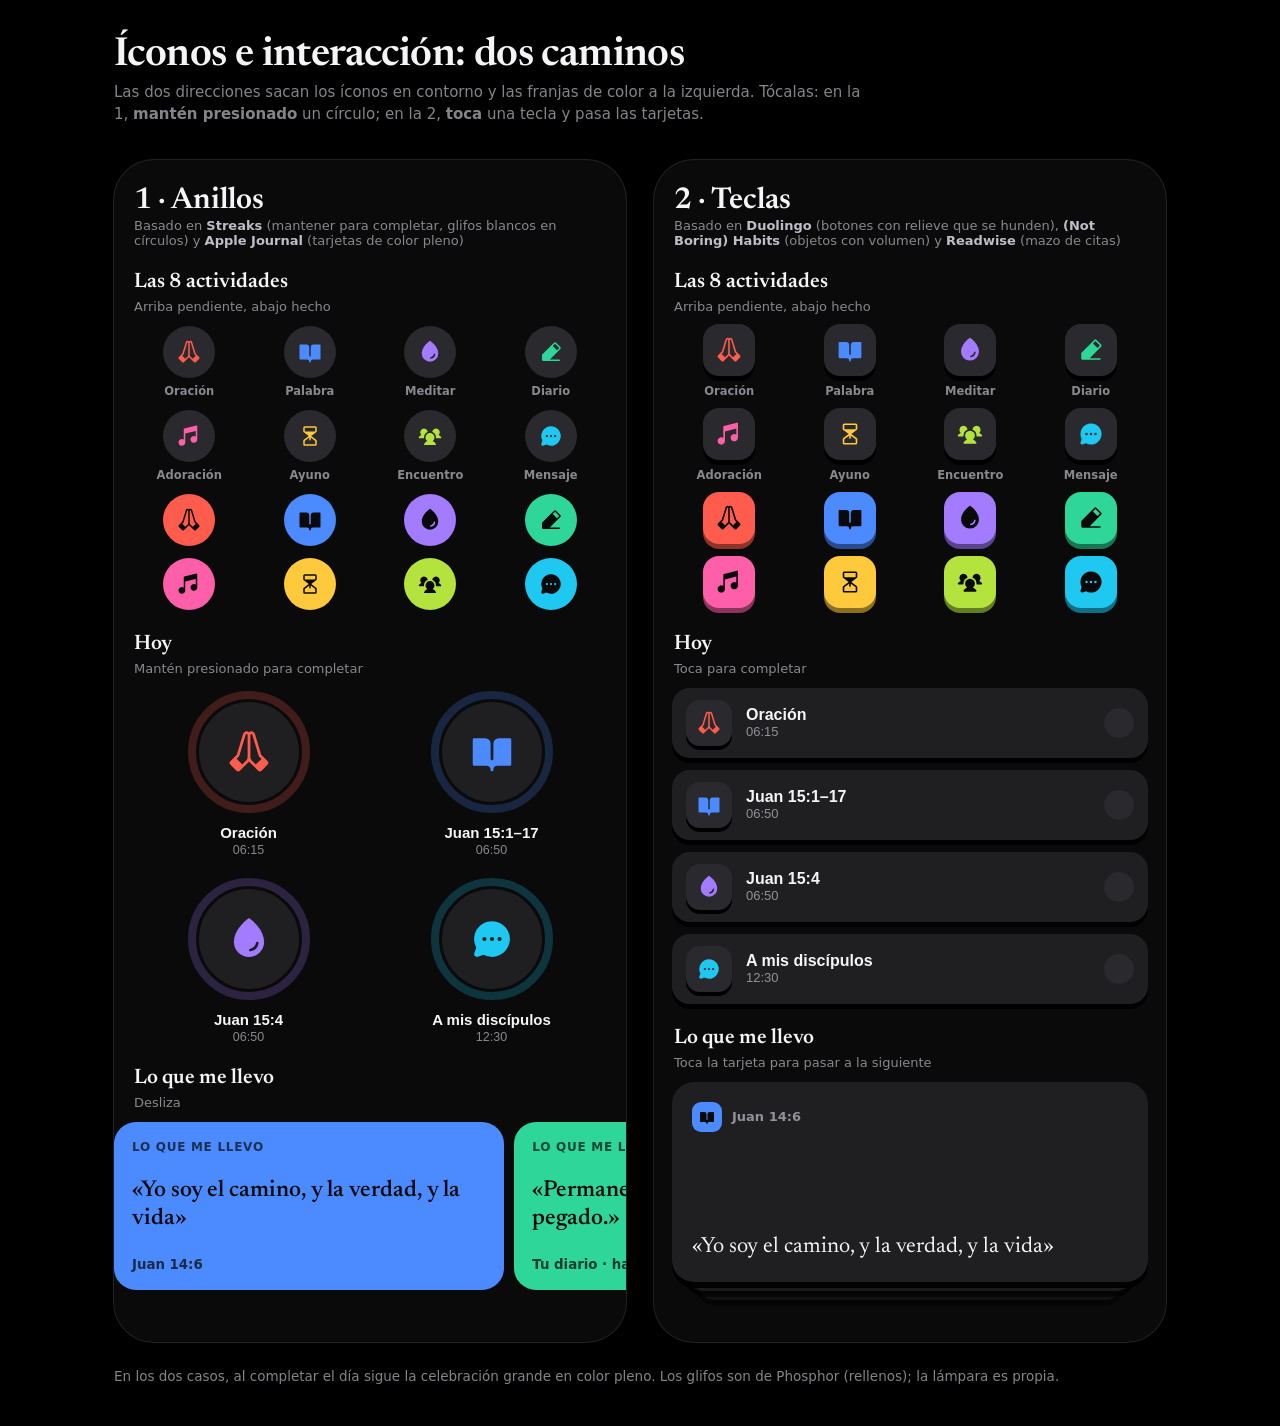
<file: propuestas/iconos.html>
<!doctype html>
<html lang="es">
<head>
<meta charset="utf-8">
<meta name="viewport" content="width=device-width, initial-scale=1">
<title>Lámpara · propuesta de íconos</title>
<link rel="stylesheet" href="https://fonts.googleapis.com/css2?family=Newsreader:ital,opsz,wght@0,6..72,400..700;1,6..72,400..600&display=swap">
<style>
  :root { --bg: #0A0A0B; --surface: #161618; --surface2: #1F1F22; --surface3: #2A2A2E; --ink: #F5F5F7; --ink2: rgba(235,235,245,.8); --ink3: rgba(235,235,245,.56); --ink4: rgba(235,235,245,.3);
    --brand: #FF8A1F; --on: #0A0A0B; --ui: -apple-system, BlinkMacSystemFont, "SF Pro Text", Roboto, system-ui, sans-serif; --serif: "Newsreader", Georgia, serif;
    --oracion: #FF5C4D; --adoracion: #FF5FA8; --meditar: #A27BFF; --palabra: #4B8BFF; --mensaje: #1EC8F0; --diario: #2ED69A; --encuentro: #B4E33D; --ayuno: #FFC93C; --spring: cubic-bezier(.34,1.56,.64,1); --ease: cubic-bezier(.22,1,.36,1); }
  * { box-sizing: border-box; }
  body { margin: 0; background: #000; color: var(--ink); font-family: var(--ui); -webkit-font-smoothing: antialiased; }
  header.top { max-width: 1100px; margin: 0 auto; padding: 36px 24px 10px; }
  header.top h1 { font-family: var(--serif); font-weight: 600; font-size: 40px; margin: 0 0 6px; letter-spacing: -.015em; }
  header.top p { color: var(--ink3); margin: 0; font-size: 15px; max-width: 760px; line-height: 1.45; }
  .cols { display: grid; grid-template-columns: repeat(auto-fit, minmax(360px, 1fr)); gap: 28px; max-width: 1100px; margin: 0 auto; padding: 24px; }
  .phone { background: var(--bg); border-radius: 40px; padding: 26px 18px 30px; box-shadow: 0 0 0 1px #222; }
  .dir { font-family: var(--serif); font-size: 30px; font-weight: 600; margin: 0 2px 2px; }
  .refs { color: var(--ink3); font-size: 13px; margin: 0 2px 18px; }
  .refs b { color: var(--ink2); }
  h3 { font-family: var(--serif); font-weight: 600; font-size: 21px; margin: 24px 2px 10px; }
  .note { color: var(--ink3); font-size: 13px; margin: -4px 2px 12px; }
  svg.ico { width: 1em; height: 1em; fill: currentColor; display: block; }
  [data-a="oracion"] { --c: var(--oracion); } [data-a="palabra"] { --c: var(--palabra); } [data-a="meditar"] { --c: var(--meditar); } [data-a="diario"] { --c: var(--diario); }
  [data-a="adoracion"] { --c: var(--adoracion); } [data-a="ayuno"] { --c: var(--ayuno); } [data-a="encuentro"] { --c: var(--encuentro); } [data-a="mensaje"] { --c: var(--mensaje); } [data-a="brand"] { --c: var(--brand); }
  .icons { display: grid; grid-template-columns: repeat(4, 1fr); gap: 12px 6px; }
  .icons .it { display: flex; flex-direction: column; align-items: center; gap: 6px; font-size: 11.5px; color: var(--ink3); font-weight: 600; }

  /* ===== 1 · Anillos (Streaks + Apple Journal) ===== */
  .ring-ic { position: relative; width: 52px; height: 52px; border-radius: 50%; display: grid; place-items: center; font-size: 24px; background: var(--surface3); color: var(--c); }
  .ring-ic.on { background: var(--c); color: var(--on); }
  .grid2 { display: grid; grid-template-columns: 1fr 1fr; gap: 18px 10px; }
  .hold { display: flex; flex-direction: column; align-items: center; gap: 8px; border: 0; background: none; color: var(--ink); cursor: pointer; padding: 0; user-select: none; -webkit-user-select: none; touch-action: manipulation; }
  .hold .disk { position: relative; width: 128px; height: 128px; display: grid; place-items: center; }
  .hold svg.rg { position: absolute; inset: 0; transform: rotate(-90deg); }
  .hold .rg circle { fill: none; stroke-width: 8; }
  .hold .rg .trk { stroke: color-mix(in srgb, var(--c) 22%, transparent); }
  .hold .rg .bar { stroke: var(--c); stroke-linecap: round; stroke-dasharray: 358; stroke-dashoffset: 358; }
  .hold.holding .rg .bar { transition: stroke-dashoffset .75s linear; stroke-dashoffset: 0; }
  .hold .core { width: 100px; height: 100px; border-radius: 50%; display: grid; place-items: center; font-size: 44px; background: var(--surface2); color: var(--c); transition: background-color .3s, color .3s, transform .3s var(--spring); }
  .hold.holding .core { transform: scale(.92); }
  .hold.done .rg .bar { stroke-dashoffset: 0; }
  .hold.done .core { background: var(--c); color: var(--on); animation: pop .5s var(--spring); }
  .hold b { font-size: 15px; } .hold small { color: var(--ink3); font-size: 12.5px; margin-top: -6px; }
  .journal { display: flex; gap: 10px; overflow-x: auto; scroll-snap-type: x mandatory; margin: 0 -18px; padding: 0 18px 4px; scrollbar-width: none; }
  .journal::-webkit-scrollbar { display: none; }
  .jcard { flex: none; width: 82%; scroll-snap-align: start; border-radius: 22px; padding: 18px; background: var(--c); color: var(--on); min-height: 168px; display: flex; flex-direction: column; justify-content: space-between; }
  .jcard .k { font-size: 12px; font-weight: 700; letter-spacing: .06em; text-transform: uppercase; opacity: .7; }
  .jcard p { font-family: var(--serif); font-size: 23px; line-height: 1.22; margin: 10px 0; font-weight: 550; }
  .jcard small { font-weight: 700; opacity: .75; }

  /* ===== 2 · Teclas (Duolingo + (Not Boring) Habits + Readwise) ===== */
  .key-ic { width: 52px; height: 52px; border-radius: 16px; display: grid; place-items: center; font-size: 26px; background: var(--surface3); color: var(--c); box-shadow: 0 5px 0 #000; transform: translateY(-2px); }
  .key-ic.on { background: var(--c); color: var(--on); box-shadow: 0 5px 0 color-mix(in srgb, var(--c) 55%, #000); }
  .keys { display: grid; gap: 12px; }
  .key { display: flex; align-items: center; gap: 14px; width: 100%; padding: 12px 14px; border: 0; border-radius: 18px; background: var(--surface2); color: var(--ink); text-align: left; cursor: pointer;
    box-shadow: 0 5px 0 #000; transform: translateY(0); transition: transform .08s, box-shadow .08s, background-color .3s; user-select: none; }
  .key:active { transform: translateY(5px); box-shadow: 0 0 0 #000; }
  .key .tile { width: 46px; height: 46px; border-radius: 14px; display: grid; place-items: center; font-size: 24px; flex: none; background: var(--surface3); color: var(--c); box-shadow: 0 4px 0 #000; transition: background-color .3s, color .3s, box-shadow .3s; }
  .key div { flex: 1; } .key b { display: block; font-size: 16px; } .key small { color: var(--ink3); font-size: 13px; }
  .key .tick { width: 30px; height: 30px; border-radius: 50%; display: grid; place-items: center; font-size: 16px; background: var(--surface3); color: transparent; transition: background-color .3s, color .3s; }
  .key.done { background: color-mix(in srgb, var(--c) 18%, var(--surface2)); box-shadow: 0 5px 0 color-mix(in srgb, var(--c) 45%, #000); }
  .key.done .tile { background: var(--c); color: var(--on); box-shadow: 0 4px 0 color-mix(in srgb, var(--c) 55%, #000); animation: pop .5s var(--spring); }
  .key.done .tick { background: var(--c); color: var(--on); }
  .deck { position: relative; height: 230px; margin-top: 6px; perspective: 900px; }
  .dcard { position: absolute; left: 0; right: 0; top: 0; height: 200px; border-radius: 22px; padding: 20px; background: var(--surface2); box-shadow: 0 6px 0 #000; cursor: pointer;
    transition: transform .5s var(--spring), opacity .4s; display: flex; flex-direction: column; justify-content: space-between; }
  .dcard .src { display: flex; align-items: center; gap: 10px; font-size: 13px; color: var(--ink3); font-weight: 600; }
  .dcard .src i { width: 30px; height: 30px; border-radius: 9px; display: grid; place-items: center; font-size: 16px; background: var(--c); color: var(--on); }
  .dcard p { font-family: var(--serif); font-size: 22px; line-height: 1.28; margin: 0; }
  .dcard[data-pos="0"] { transform: translateY(0) scale(1); z-index: 3; }
  .dcard[data-pos="1"] { transform: translateY(14px) scale(.95); z-index: 2; opacity: .7; }
  .dcard[data-pos="2"] { transform: translateY(28px) scale(.9); z-index: 1; opacity: .4; }
  .dcard.out { transform: translateX(120%) rotate(14deg) !important; opacity: 0 !important; }
  .hint { color: var(--ink4); font-size: 12.5px; text-align: center; margin-top: 4px; }
  @keyframes pop { 0% { transform: scale(.7); } 60% { transform: scale(1.12); } 100% { transform: scale(1); } }
  .spark { position: fixed; width: 8px; height: 8px; border-radius: 2px; pointer-events: none; z-index: 99; }
  footer { max-width: 1100px; margin: 0 auto; padding: 0 24px 40px; color: var(--ink3); font-size: 13.5px; line-height: 1.5; }
</style>
</head>
<body>
<header class="top">
  <h1>Íconos e interacción: dos caminos</h1>
  <p>Las dos direcciones sacan los íconos en contorno y las franjas de color a la izquierda. Tócalas: en la 1, <b>mantén presionado</b> un círculo; en la 2, <b>toca</b> una tecla y pasa las tarjetas.</p>
</header>
<div class="cols">
  <section class="phone" id="d1">
    <p class="dir">1 · Anillos</p>
    <p class="refs">Basado en <b>Streaks</b> (mantener para completar, glifos blancos en círculos) y <b>Apple Journal</b> (tarjetas de color pleno)</p>
    <h3>Las 8 actividades</h3><p class="note">Arriba pendiente, abajo hecho</p>
    <div class="icons" id="i1"></div>
    <h3>Hoy</h3><p class="note">Mantén presionado para completar</p>
    <div class="grid2" id="h1"></div>
    <h3>Lo que me llevo</h3><p class="note">Desliza</p>
    <div class="journal" id="j1"></div>
  </section>
  <section class="phone" id="d2">
    <p class="dir">2 · Teclas</p>
    <p class="refs">Basado en <b>Duolingo</b> (botones con relieve que se hunden), <b>(Not Boring) Habits</b> (objetos con volumen) y <b>Readwise</b> (mazo de citas)</p>
    <h3>Las 8 actividades</h3><p class="note">Arriba pendiente, abajo hecho</p>
    <div class="icons" id="i2"></div>
    <h3>Hoy</h3><p class="note">Toca para completar</p>
    <div class="keys" id="h2"></div>
    <h3>Lo que me llevo</h3><p class="note">Toca la tarjeta para pasar a la siguiente</p>
    <div class="deck" id="j2"></div>
  </section>
</div>
<footer>En los dos casos, al completar el día sigue la celebración grande en color pleno. Los glifos son de Phosphor (rellenos); la lámpara es propia.</footer>
<script src="icons.js"></script>
<script>
  const ic = n => '<svg class="ico" viewBox="0 0 256 256">' + (ICONS[n] || '') + '</svg>';
  const A = [['oracion', 'hands-praying', 'Oración'], ['palabra', 'book', 'Palabra'], ['meditar', 'water', 'Meditar'], ['diario', 'create', 'Diario'], ['adoracion', 'musical-notes', 'Adoración'], ['ayuno', 'hourglass', 'Ayuno'], ['encuentro', 'people', 'Encuentro'], ['mensaje', 'chatbubble-ellipses', 'Mensaje']];
  const TODAY = [['oracion', 'Oración', '06:15'], ['palabra', 'Juan 15:1–17', '06:50'], ['meditar', 'Juan 15:4', '06:50'], ['mensaje', 'A mis discípulos', '12:30']];
  const KEEPS = [['palabra', 'Yo soy el camino, y la verdad, y la vida', 'Juan 14:6'], ['diario', 'Permanecer no es esfuerzo, es estar pegado.', 'Tu diario · hace 2 días'], ['oracion', 'Que os améis unos a otros', 'Juan 13:34']];
  const glyph = a => A.find(x => x[0] === a)[1];
  const sparks = (el, color) => { const r = el.getBoundingClientRect(); for (let i = 0; i < 16; i++) { const s = document.createElement('i'); s.className = 'spark'; s.style.background = color; s.style.left = (r.left + r.width / 2) + 'px'; s.style.top = (r.top + r.height / 2) + 'px'; document.body.appendChild(s); const g = Math.random() * 6.28, d = 40 + Math.random() * 60; s.animate([{ transform: 'translate(-50%,-50%)', opacity: 1 }, { transform: `translate(calc(-50% + ${Math.cos(g) * d}px), calc(-50% + ${Math.sin(g) * d}px)) rotate(${Math.random() * 360}deg) scale(.3)`, opacity: 0 }], { duration: 600 + Math.random() * 400, easing: 'cubic-bezier(.2,.8,.2,1)' }).onfinish = () => s.remove(); } };
  const vib = p => { try { navigator.vibrate && navigator.vibrate(p); } catch (e) {} };
  const col = a => getComputedStyle(document.querySelector('[data-a="' + a + '"]') || document.body).getPropertyValue('--c') || '#FF8A1F';

  /* 1 · Anillos */
  document.getElementById('i1').innerHTML = A.map(x => '<div class="it" data-a="' + x[0] + '"><span class="ring-ic">' + ic(x[1]) + '</span>' + x[2] + '</div>').join('') + A.map(x => '<div class="it" data-a="' + x[0] + '"><span class="ring-ic on">' + ic(x[1]) + '</span></div>').join('');
  document.getElementById('h1').innerHTML = TODAY.map(x => '<button class="hold" data-a="' + x[0] + '"><span class="disk"><svg class="rg" viewBox="0 0 128 128"><circle class="trk" cx="64" cy="64" r="57"/><circle class="bar" cx="64" cy="64" r="57"/></svg><span class="core">' + ic(glyph(x[0])) + '</span></span><b>' + x[1] + '</b><small>' + x[2] + '</small></button>').join('');
  document.querySelectorAll('#h1 .hold').forEach(b => {
    let t = 0;
    const start = e => { if (b.classList.contains('done')) { b.classList.remove('done'); return; } b.classList.add('holding'); vib(5); t = setTimeout(() => { b.classList.remove('holding'); b.classList.add('done'); b.querySelector('.core').innerHTML = ic('checkmark'); vib([12, 40, 20]); sparks(b.querySelector('.disk'), getComputedStyle(b).getPropertyValue('--c')); }, 750); };
    const stop = () => { clearTimeout(t); if (!b.classList.contains('done')) b.classList.remove('holding'); };
    b.addEventListener('pointerdown', start); ['pointerup', 'pointerleave', 'pointercancel'].forEach(ev => b.addEventListener(ev, stop));
  });
  document.getElementById('j1').innerHTML = KEEPS.map(x => '<div class="jcard" data-a="' + x[0] + '"><span class="k">Lo que me llevo</span><p>«' + x[1] + '»</p><small>' + x[2] + '</small></div>').join('');

  /* 2 · Teclas */
  document.getElementById('i2').innerHTML = A.map(x => '<div class="it" data-a="' + x[0] + '"><span class="key-ic">' + ic(x[1]) + '</span>' + x[2] + '</div>').join('') + A.map(x => '<div class="it" data-a="' + x[0] + '"><span class="key-ic on">' + ic(x[1]) + '</span></div>').join('');
  document.getElementById('h2').innerHTML = TODAY.map(x => '<button class="key" data-a="' + x[0] + '"><span class="tile">' + ic(glyph(x[0])) + '</span><div><b>' + x[1] + '</b><small>' + x[2] + '</small></div><span class="tick">' + ic('checkmark') + '</span></button>').join('');
  document.querySelectorAll('#h2 .key').forEach(b => b.addEventListener('click', () => { b.classList.toggle('done'); if (b.classList.contains('done')) { vib([10, 30, 16]); sparks(b.querySelector('.tile'), getComputedStyle(b).getPropertyValue('--c')); } }));
  const deck = document.getElementById('j2');
  let order = KEEPS.map((_, i) => i);
  const paint = () => { deck.innerHTML = order.map((k, pos) => { const x = KEEPS[k]; return '<div class="dcard" data-pos="' + pos + '" data-a="' + x[0] + '"><span class="src"><i>' + ic(glyph(x[0])) + '</i>' + x[2] + '</span><p>«' + x[1] + '»</p></div>'; }).join('') + ''; };
  paint();
  deck.addEventListener('click', () => { const top = deck.querySelector('[data-pos="0"]'); top.classList.add('out'); vib(8); setTimeout(() => { order.push(order.shift()); paint(); }, 380); });
</script>
</body>
</html>
</file>
<file: v3/motion.css>
/* Lámpara · motion.css — capa de movimiento (dueño: agente Movimiento)

   Todo lo de este archivo vive detrás de clases que motion.js pone en <html>:
     .mo-gest   gestos activos (touch-action, asas de arrastre). Sigue con movimiento reducido.
     .mo-on     movimiento decorativo permitido (sin Lampara.RM() y sin apagar).
     .mo-vt     transiciones de vista con dirección (View Transitions).
     .mo-drag   hay un gesto en curso (sin selección de texto).
   Sin esas clases la app queda exactamente como la deja index.html.
   Solo se anima transform/opacity (y sus propiedades sueltas translate/scale/rotate). */

/* ================================================================
   TOKENS DE MOVIMIENTO (espejo de LamparaMotion.DUR / EASE en motion.js)
   ================================================================ */
:root {
  --mo-instant: 90ms;   /* aparecer un anillo, confirmar */
  --mo-fast: 160ms;     /* hundirse al presionar, colores */
  --mo-base: 260ms;     /* cerrar, cambios chicos */
  --mo-page: 340ms;     /* cambio de pestaña */
  --mo-slow: 520ms;     /* asentarse, celebrar */
  --mo-ease-out: cubic-bezier(0.22, 1, 0.36, 1);    /* llegar: = --ease del núcleo */
  --mo-ease-in: cubic-bezier(0.55, 0, 1, 0.45);     /* irse: acelera hacia afuera */
  --mo-ease-page: cubic-bezier(0.2, 0.8, 0.2, 1);   /* eje compartido entre pestañas */
  --mo-ease-pop: cubic-bezier(0.34, 1.4, 0.64, 1);  /* resorte corto en CSS (= --pop) */
  --mo-screen-r: 36px;  /* radio interior de la pantalla del teléfono */
}
@media (max-width: 440px) { :root { --mo-screen-r: 0px; } }

/* ================================================================
   GESTOS
   El navegador solo hace scroll vertical en las vistas: lo horizontal
   queda para deslizar entre pestañas o volver. Los carruseles (.strip,
   .tpls, .who) son scrollers propios y siguen deslizando solos.
   ================================================================ */
html.mo-gest .view > .scr { touch-action: pan-y pinch-zoom; }
html.mo-gest #sheet { overscroll-behavior: contain; }
html.mo-gest #sheet .grab { position: relative; touch-action: none; cursor: grab; }
html.mo-gest #sheet .grab::before { content: ""; position: absolute; left: -150px; right: -150px; top: -10px; bottom: -16px; touch-action: none; }
html.mo-gest #focus .fo-top { touch-action: none; }
html.mo-gest #medal .md-badge, html.mo-gest .ach-d .md-badge { touch-action: none; cursor: grab; }
html.mo-gest #banner { touch-action: none; }
html.mo-drag, html.mo-drag * { -webkit-user-select: none !important; user-select: none !important; cursor: grabbing !important; }
.view.push.mo-swiping { box-shadow: -18px 0 44px rgba(0, 0, 0, 0.55); }

/* ================================================================
   TRANSICIÓN ENTRE PESTAÑAS (View Transitions + Lampara 'beforeTab')
   La pantalla (#views) se mueve en eje compartido según el orden de las
   pestañas; la barra, el toast, el aviso y las chispas quedan vivos
   encima (si no, el snapshot de la vista los taparía 340 ms).
   ================================================================ */
html.mo-vt #views { view-transition-name: lp-views; }
html.mo-vt #tabbar { view-transition-name: lp-tabbar; }
html.mo-vt #toast { view-transition-name: lp-toast; }
html.mo-vt #banner { view-transition-name: lp-banner; }
html.mo-vt #fx { view-transition-name: lp-fx; }
html.mo-vt #embers { view-transition-name: lp-embers; }

html[data-mo-nav]::view-transition-group(lp-views) { overflow: clip; border-radius: var(--mo-screen-r); animation-duration: var(--mo-page); }
html[data-mo-nav]::view-transition-old(lp-tabbar),
html[data-mo-nav]::view-transition-old(lp-toast),
html[data-mo-nav]::view-transition-old(lp-banner),
html[data-mo-nav]::view-transition-old(lp-fx),
html[data-mo-nav]::view-transition-old(lp-embers) { animation: none; opacity: 0; }
html[data-mo-nav]::view-transition-new(lp-tabbar),
html[data-mo-nav]::view-transition-new(lp-toast),
html[data-mo-nav]::view-transition-new(lp-banner),
html[data-mo-nav]::view-transition-new(lp-fx),
html[data-mo-nav]::view-transition-new(lp-embers) { animation: none; opacity: 1; }

html[data-mo-nav="fwd"]::view-transition-old(lp-views) { animation: mo-vt-out-l var(--mo-page) var(--mo-ease-page) both; }
html[data-mo-nav="fwd"]::view-transition-new(lp-views) { animation: mo-vt-in-r var(--mo-page) var(--mo-ease-page) both; }
html[data-mo-nav="back"]::view-transition-old(lp-views) { animation: mo-vt-out-r var(--mo-page) var(--mo-ease-page) both; }
html[data-mo-nav="back"]::view-transition-new(lp-views) { animation: mo-vt-in-l var(--mo-page) var(--mo-ease-page) both; }
html[data-mo-nav="same"]::view-transition-old(lp-views) { animation: mo-vt-fade-out 200ms ease-out both; }
html[data-mo-nav="same"]::view-transition-new(lp-views) { animation: mo-vt-fade-in 300ms var(--mo-ease-out) both; }

/* el que se va desaparece rápido (40 %) y el que llega aparece después: sin doble exposición */
@keyframes mo-vt-out-l { 0% { transform: none; opacity: 1; } 40% { opacity: 0; } 100% { transform: translateX(-44px); opacity: 0; } }
@keyframes mo-vt-out-r { 0% { transform: none; opacity: 1; } 40% { opacity: 0; } 100% { transform: translateX(44px); opacity: 0; } }
@keyframes mo-vt-in-r { 0% { transform: translateX(44px); opacity: 0; } 25% { opacity: 0; } 100% { transform: none; opacity: 1; } }
@keyframes mo-vt-in-l { 0% { transform: translateX(-44px); opacity: 0; } 25% { opacity: 0; } 100% { transform: none; opacity: 1; } }
@keyframes mo-vt-fade-out { to { opacity: 0; } }
@keyframes mo-vt-fade-in { from { opacity: 0; transform: scale(0.985); } }

/* ================================================================
   BARRA INFERIOR: indicador que se desliza, color, punto de aviso
   ================================================================ */
/* Todo lo que inyecta motion.js usa etiquetas propias (<mo-…>): ninguna regla
   descendiente del núcleo o de los módulos (p. ej. «.stat span») puede alcanzarlas. */
mo-tabind, mo-bloom, mo-glow, mo-hold, mo-h, mo-arc, mo-pill, mo-sr { display: block; }

/* misma brasa que dibuja el núcleo en .tab::before (54×34 detrás del ícono), pero una sola que viaja */
mo-tabind {
  position: absolute; left: -27px; top: -17px; width: 54px; height: 34px; z-index: -1;
  border-radius: 17px; pointer-events: none; opacity: 0;
  background: radial-gradient(70% 90% at 50% 40%, rgba(255, 180, 67, 0.26), rgba(255, 180, 67, 0.07) 70%, transparent);
  box-shadow: inset 0 1px 0 rgba(255, 220, 160, 0.10);
  transition: opacity var(--mo-base) var(--mo-ease-out);
}
mo-tabind.show { opacity: 1; }
mo-tabind[hidden] { display: none; }
html.mo-on .tab { transition: color 0.3s var(--mo-ease-out); }
html.mo-on .tab .dot { animation: mo-dot-in 0.55s var(--mo-ease-pop) both; }
@keyframes mo-dot-in { from { transform: scale(0); opacity: 0; } }

/* aro de luz que se abre desde el ＋ (queda debajo de la hoja) */
mo-bloom {
  position: absolute; z-index: 24; width: 60px; height: 60px; margin: -30px 0 0 -30px; border-radius: 50%; pointer-events: none;
  border: 1.5px solid rgba(255, 214, 140, 0.85);
  box-shadow: 0 0 22px 2px rgba(255, 180, 67, 0.45), inset 0 0 16px rgba(255, 180, 67, 0.35);
}

/* ================================================================
   CAPA DE DESTELLOS (encima de todo, nunca recibe toques)
   ================================================================ */
#mo-fx { position: absolute; inset: 0; z-index: 60; pointer-events: none; overflow: hidden; }
mo-glow {
  --mo-gc: #ffc35a;
  position: absolute; width: 140px; height: 140px; margin: -70px 0 0 -70px; border-radius: 50%; pointer-events: none;
  background: radial-gradient(circle, rgba(255, 248, 230, 0.5) 0%, color-mix(in oklab, var(--mo-gc) 55%, transparent) 20%, color-mix(in oklab, var(--mo-gc) 16%, transparent) 44%, transparent 68%);
  mix-blend-mode: plus-lighter;
}

/* ================================================================
   MANTENER PARA MARCAR: anillo que se llena (dos mitades que giran)
   ================================================================ */
mo-hold { --mo-hc: var(--c); position: absolute !important; inset: -7px; z-index: 1; border-radius: 50%; pointer-events: none; opacity: 0; }
.prac.on mo-hold { --mo-hc: var(--ink-2); }
mo-hold > mo-h { position: absolute; top: 0; bottom: 0; width: 50%; overflow: hidden; }
mo-hold > mo-h.r { right: 0; }
mo-hold > mo-h.l { left: 0; }
mo-arc { position: absolute; top: 0; bottom: 0; width: 200%; border-radius: 50%; border: 3px solid transparent; transform: rotate(45deg); }
mo-h.r > mo-arc { left: -100%; border-bottom-color: var(--mo-hc); border-left-color: var(--mo-hc); }
mo-h.l > mo-arc { left: 0; border-top-color: var(--mo-hc); border-right-color: var(--mo-hc); }

/* ================================================================
   CONTADORES QUE RUEDAN (cada cifra es una tira 0–9 que se traslada)
   ================================================================ */
mo-odo { display: inline; white-space: nowrap; }
mo-col { position: relative; display: inline-block; clip-path: inset(0 -1em); }
mo-sz { display: inline; visibility: hidden; }
mo-strip { position: absolute; left: -1em; right: -1em; top: 0; display: block; text-align: center; }
mo-d { display: block; white-space: nowrap; }
mo-sr { position: absolute; width: 1px; height: 1px; padding: 0; margin: -1px; overflow: hidden; clip: rect(0 0 0 0); white-space: nowrap; border: 0; }

/* ================================================================
   CONTROLES SEGMENTADOS: la píldora se desliza
   ================================================================ */
html.mo-on .segc, html.mo-on .fo-seg { position: relative; }
html.mo-on .fo-seg button { position: relative; }
mo-pill { position: absolute; pointer-events: none; }
.mo-seg-gliding button[aria-selected="true"] { background: transparent !important; box-shadow: none !important; }

/* ================================================================
   MEDALLA: la moneda gira en 3D al arrastrarla
   ================================================================ */
html.mo-gest #medal .md-badge, html.mo-gest .ach-d .md-badge { perspective: 560px; }
</file>
<file: v3/mod-hogar.css>
/* Lámpara · mod-hogar.css (dueño: agente Hogar)
   Todo con prefijo .hg-; usa los tokens del núcleo (--screen, --s1..3, --line, --ink..,
   --flame..., y --c/--c-soft/--c-line que define [data-a] o .fl). */

.hg-sr { position: absolute; width: 1px; height: 1px; padding: 0; margin: -1px; overflow: hidden; clip: rect(0 0 0 0); white-space: nowrap; border: 0; }

/* ---------- avatares de la familia ---------- */
.hg-av { --s: 32px; width: var(--s); height: var(--s); flex: none; border-radius: 50%; display: grid; place-items: center; background: radial-gradient(120% 120% at 30% 20%, #3d2e20, #1f1812); border: 1.5px solid rgba(255, 201, 94, 0.32); color: var(--ink); font-weight: 800; font-size: calc(var(--s) * 0.32); letter-spacing: 0.02em; }
.hg-av.hg-big { border-width: 2px; box-shadow: 0 0 0 6px var(--c-soft), 0 16px 40px -14px var(--c); border-color: var(--c); }
.hg-pair { display: flex; padding-left: 10px; }
.hg-pair .hg-av { margin-left: -10px; border: 2px solid var(--screen); box-shadow: 0 0 0 1.5px rgba(255, 201, 94, 0.32); }
.hg-pair.hg-big { justify-content: center; margin-top: 6px; }
.hg-pair.hg-big .hg-av { margin-left: -16px; }

/* ---------- la lámpara de casa ---------- */
.hg-lamp { --w: 128px; position: relative; display: block; width: var(--w); aspect-ratio: 4 / 3; flex: none; }
.hg-lamp.hg-xs { --w: 58px; }
.hg-lamp.hg-md { --w: 150px; margin: 0 auto 6px; }
.hg-lamp.hg-lg { --w: 210px; margin: 0 auto; }
.hg-house { position: absolute; inset: 0; width: 100%; height: 100%; overflow: visible; }
.hg-roof, .hg-wall { fill: none; stroke: rgba(255, 226, 190, 0.26); stroke-width: 2.6; stroke-linecap: round; stroke-linejoin: round; }
.hg-lamp.hg-xs .hg-roof, .hg-lamp.hg-xs .hg-wall { stroke-width: 4.5; stroke: rgba(255, 226, 190, 0.32); }
.hg-table { fill: none; stroke: rgba(176, 150, 108, 0.5); stroke-width: 3; stroke-linecap: round; }
.hg-in { opacity: calc(0.12 + 0.88 * var(--p)); transition: opacity 0.9s var(--ease); }
.hg-halo { position: absolute; left: 65%; top: 64%; width: 150%; aspect-ratio: 1; border-radius: 50%; pointer-events: none; background: radial-gradient(circle, rgba(255, 196, 100, 0.44) 0%, rgba(255, 160, 60, 0.12) 36%, rgba(255, 140, 40, 0) 64%); opacity: calc(0.18 + 0.82 * var(--p)); transform: translate(-50%, -50%) scale(calc(0.5 + 0.5 * var(--p))); transition: opacity 1s var(--ease), transform 1s var(--ease); }
.hg-flame { position: absolute; left: 65.1%; top: 74.3%; width: 12%; aspect-ratio: 28 / 64; transform-origin: 50% 100%; transform: translate(-50%, -100%) scale(calc(0.34 + 0.66 * var(--p))); transition: transform 0.9s var(--ease); }
.hg-fla, .hg-flb { display: block; width: 100%; height: 100%; transform-origin: 50% 100%; }
.hg-fla { animation: hgFlickA 1.9s ease-in-out infinite alternate; }
.hg-flb { animation: hgFlickB 2.7s ease-in-out infinite alternate; }
.hg-flame svg { display: block; width: 100%; height: 100%; overflow: visible; }
@keyframes hgFlickA { 0% { transform: scale(1, 1) skewX(0deg); } 30% { transform: scale(0.97, 1.05) skewX(-1.5deg); } 60% { transform: scale(1.02, 0.97) skewX(1deg); } 100% { transform: scale(0.99, 1.03) skewX(1.2deg); } }
@keyframes hgFlickB { 0% { transform: rotate(-1.2deg); } 45% { transform: rotate(1.4deg); } 100% { transform: rotate(0.6deg); } }

.hg-home { position: relative; margin-top: 16px; padding: 12px 14px 12px; border-radius: 26px; border: 1px solid rgba(255, 201, 94, 0.22); background: linear-gradient(160deg, rgba(255, 180, 67, 0.11), rgba(255, 180, 67, 0.02) 62%); }
.hg-home-btn { display: flex; align-items: center; gap: 12px; width: 100%; padding: 0; border: 0; background: none; text-align: left; cursor: pointer; border-radius: 18px; color: inherit; }
.hg-home-btn > .i { width: 18px; height: 18px; color: var(--ink-3); margin-left: auto; }
.hg-home-tx { min-width: 0; }
.hg-home-tx small { display: block; font-size: 12.5px; font-weight: 800; color: var(--flame-hi); }
.hg-home-tx b { display: block; margin-top: 2px; font-size: 20px; font-weight: 800; letter-spacing: -0.025em; line-height: 1.15; }
.hg-fam { display: flex; margin-top: 10px; padding-left: 7px; }
.hg-fam .hg-av { margin-left: -7px; border: 2px solid var(--screen); box-shadow: 0 0 0 1px rgba(255, 201, 94, 0.3); }
.hg-week { list-style: none; display: grid; grid-template-columns: repeat(7, 1fr); gap: 4px; margin-top: 10px; padding-top: 10px; border-top: 1px solid var(--line); }
.hg-wd { display: flex; flex-direction: column; align-items: center; gap: 5px; font-size: 11px; font-weight: 700; color: var(--ink-4); }
.hg-wd i { position: relative; width: 28px; height: 28px; border-radius: 50%; border: 1px solid var(--line-2); display: grid; place-items: center; transition: border-color 0.4s, background-color 0.4s; }
.hg-wd svg { width: 10px; height: 14px; fill: rgba(255, 226, 180, 0.12); transition: fill 0.4s; }
.hg-wd i b { position: absolute; top: -2px; right: -2px; width: 7px; height: 7px; border-radius: 50%; background: var(--flame-hi); border: 1.5px solid var(--screen); }
.hg-wd.lit { color: var(--ink-2); }
.hg-wd.lit i { border-color: rgba(255, 201, 94, 0.5); background: radial-gradient(circle, rgba(255, 180, 70, 0.34), rgba(255, 180, 70, 0) 72%); }
.hg-wd.lit svg { fill: url(#wdGrad); }
.hg-wd.today { color: var(--flame-hi); }
.hg-wd.today i { border-color: rgba(255, 201, 94, 0.75); }
.hg-wd.future i { border-style: dashed; opacity: 0.5; }

.hg-unread { width: 100%; display: flex; align-items: center; gap: 12px; margin-top: 10px; padding: 10px 12px 10px 10px; border-radius: 20px; border: 1px solid var(--c-line); background: var(--c-soft); text-align: left; cursor: pointer; color: inherit; }
.hg-unread .pn b { font-size: 14.5px; }
.hg-unread .pn small { font-size: 12px; }
.hg-uic { width: 32px; height: 32px; border-radius: 50%; display: grid; place-items: center; background: var(--c); color: var(--on-color); flex: none; }
.hg-uic .i { width: 16px; height: 16px; }

.segc.hg-tabs { grid-template-columns: repeat(3, 1fr); }

/* ---------- comunes ---------- */
.hg-k { display: inline-flex; align-items: center; gap: 6px; font-size: 12.5px; font-weight: 800; color: var(--c); }
.hg-k .i { width: 16px; height: 16px; }
.hg-row { display: flex; align-items: center; gap: 12px; }
.hg-ico { width: 40px; height: 40px; border-radius: 50%; display: grid; place-items: center; background: var(--c-soft); color: var(--c); flex: none; }
.hg-ico .i { width: 19px; height: 19px; }
.hg-done { display: flex; align-items: center; gap: 8px; margin-top: 14px; font-size: 13.5px; font-weight: 800; color: var(--c); }
.hg-done .i { width: 18px; height: 18px; }
.hg-tiny { font-size: 12.5px; font-weight: 700; color: var(--ink-3); margin-top: 8px; }
.hg-priv { display: flex; gap: 10px; align-items: flex-start; margin-top: 16px; font-size: 13px; font-weight: 600; color: var(--ink-3); line-height: 1.4; }
.hg-priv .i { width: 18px; height: 18px; color: var(--flame-hi); margin-top: 1px; }
.hg-priv2 { margin: 6px 0 0 28px; font-size: 12px; font-weight: 700; color: var(--ink-4); }
.hg-switch { position: relative; width: 50px; height: 30px; flex: none; margin-left: auto; border-radius: 999px; border: 1.5px solid var(--line-2); background: var(--s2); cursor: pointer; transition: background-color 0.25s, border-color 0.25s; }
.hg-switch span { position: absolute; top: 3px; left: 3px; width: 21px; height: 21px; border-radius: 50%; background: var(--ink-3); transition: transform 0.3s var(--ease), background-color 0.25s; }
.hg-switch[aria-checked="true"] { background: var(--c); border-color: var(--c); }
.hg-switch[aria-checked="true"] span { transform: translateX(20px); background: var(--on-color); }

/* ---------- Familia ---------- */
.hg-pane { margin-top: 2px; }
.hg-mesa { position: relative; overflow: hidden; margin-top: 14px; padding: 16px; border-radius: 24px; border: 1px solid var(--c-line); background: linear-gradient(160deg, oklch(var(--L) var(--C) var(--h) / 0.17), oklch(var(--L) var(--C) var(--h) / 0.03) 72%); }
.hg-mesa h3 { margin-top: 8px; font-size: 23px; font-weight: 800; letter-spacing: -0.03em; line-height: 1.12; }
.hg-meta { margin-top: 4px; font-size: 13px; font-weight: 700; color: var(--ink-3); }
.hg-flow { display: flex; flex-wrap: wrap; gap: 6px; margin-top: 12px; }
.hg-mesa .btn { margin-top: 14px; }
.hg-noche .pn b { font-size: 15.5px; }
.hg-idea { display: flex; gap: 8px; align-items: baseline; margin-top: 12px; font-size: 13.5px; font-weight: 600; color: var(--ink-2); }
.hg-idea b { flex: none; padding: 2px 8px; border-radius: 999px; background: var(--c-soft); color: var(--c); font-size: 11.5px; font-weight: 800; }
.hg-days { display: grid; grid-template-columns: repeat(7, 1fr); gap: 5px; margin-top: 12px; }
.hg-days button { height: 36px; border-radius: 12px; border: 1.5px solid var(--line); background: var(--s1); cursor: pointer; font-size: 13px; font-weight: 800; color: var(--ink-3); transition: background-color 0.2s, border-color 0.2s, color 0.2s; }
.hg-days button[aria-checked="true"] { border-color: var(--c); background: var(--c-soft); color: var(--ink); }
.btn.hg-sm { height: 46px; margin-top: 12px; font-size: 14.5px; }

.hg-ach { display: grid; grid-template-columns: repeat(3, 1fr); gap: 14px 6px; }
.hg-at { display: flex; flex-direction: column; align-items: center; gap: 6px; padding: 4px 0; border: 0; background: none; cursor: pointer; text-align: center; border-radius: 16px; color: inherit; }
.hg-at-r { position: relative; width: 62px; height: 62px; border-radius: 50%; display: grid; place-items: center; background: conic-gradient(var(--c) calc(var(--pr) * 360deg), var(--c-soft) 0); }
.hg-at-r::before { content: ""; position: absolute; inset: 4px; border-radius: 50%; background: var(--screen); }
.hg-at-i { position: relative; width: 44px; height: 44px; border-radius: 50%; display: grid; place-items: center; background: var(--c-soft); color: var(--c); }
.hg-at-i .i { width: 20px; height: 20px; }
.hg-at.got .hg-at-i { background: var(--c); color: var(--on-color); box-shadow: 0 0 22px -6px var(--c); }
.hg-at b { font-size: 12.5px; font-weight: 800; line-height: 1.2; }
.hg-at small { font-size: 11.5px; font-weight: 700; color: var(--ink-3); font-variant-numeric: tabular-nums; }
.hg-at.got small { color: var(--c); }

/* ---------- Ana y tú ---------- */
.hg-couple { display: flex; align-items: center; gap: 12px; margin-top: 16px; }
.hg-couple .pn b { font-size: 16px; }
.hg-aniv { display: inline-flex; align-items: center; gap: 5px; flex: none; padding: 5px 10px 5px 8px; border-radius: 999px; background: var(--c-soft); color: var(--c); font-size: 12px; font-weight: 800; }
.hg-aniv .i { width: 14px; height: 14px; }
.hg-plan { margin-top: 14px; border-color: var(--c-line); background: linear-gradient(160deg, oklch(var(--L) var(--C) var(--h) / 0.12), oklch(var(--L) var(--C) var(--h) / 0.02) 72%); }
.hg-plan .pn b { font-size: 15.5px; }
.hg-plan .btn { margin-top: 14px; height: 50px; }
.hg-ring { position: relative; display: block; width: 52px; height: 52px; flex: none; }
.hg-ring.hg-big { width: 148px; height: 148px; }
.hg-ring > svg { width: 100%; height: 100%; transform: rotate(-90deg); }
.hg-ring .trk { fill: none; stroke: var(--c-soft); }
.hg-ring .val { fill: none; stroke: var(--c); stroke-linecap: round; transition: stroke-dashoffset 1s var(--ease); }
.hg-ring > span { position: absolute; inset: 0; display: flex; flex-direction: column; align-items: center; justify-content: center; color: var(--c); }
.hg-ring > span .i { width: 20px; height: 20px; }
.hg-ring.hg-big b { font-size: 40px; font-weight: 800; letter-spacing: -0.05em; line-height: 1; color: var(--ink); font-variant-numeric: tabular-nums; }
.hg-ring.hg-big small { font-size: 12.5px; font-weight: 800; color: var(--c); }

.hg-gl { display: grid; grid-template-columns: 28px 1fr auto; gap: 10px; align-items: start; padding: 8px 0; border-bottom: 1px solid var(--line); }
.hg-gl p { font-size: 13.5px; font-weight: 600; color: var(--ink-2); line-height: 1.35; }
.hg-gl p b { display: block; font-size: 12px; font-weight: 800; color: var(--c); }
.hg-gl small { font-size: 11.5px; font-weight: 700; color: var(--ink-4); white-space: nowrap; padding-top: 1px; }
.hg-glbl { display: block; margin-top: 12px; font-size: 13px; font-weight: 800; color: var(--ink-2); }
.hg-gw { display: flex; gap: 8px; margin-top: 8px; }
.hg-gw input { flex: 1; min-width: 0; height: 46px; padding: 0 14px; border-radius: 15px; border: 1px solid var(--c-line); background: var(--s1); outline: none; font-size: 15px; font-weight: 600; }
.hg-gw input:focus { border-color: var(--c); }
.hg-gw input::placeholder { color: var(--ink-4); }
.hg-send { width: 46px; height: 46px; flex: none; border-radius: 15px; border: 0; background: var(--c); color: var(--on-color); display: grid; place-items: center; cursor: pointer; transition: opacity 0.2s, transform 0.12s var(--ease); }
.hg-send:disabled { opacity: 0.3; cursor: default; }
.hg-send:active:not(:disabled) { transform: scale(0.92); }
.hg-send .i { width: 19px; height: 19px; }
.hg-sugs { display: flex; flex-wrap: wrap; gap: 6px; margin-top: 10px; }
.hg-sugs button { padding: 6px 11px; border-radius: 999px; border: 1px solid var(--line-2); background: transparent; font-size: 12.5px; font-weight: 700; color: var(--ink-2); cursor: pointer; }

.hg-deck { position: relative; height: 188px; margin-top: 2px; }
.hg-q { --sw: 0; position: absolute; inset: 0 0 20px; display: flex; flex-direction: column; padding: 16px 18px; border-radius: 24px; border: 1px solid var(--c-line); background: linear-gradient(160deg, oklch(var(--L) var(--C) var(--h) / 0.24), oklch(var(--L) var(--C) var(--h) / 0.07)), var(--raise); box-shadow: 0 16px 30px -18px rgba(0, 0, 0, 0.75); touch-action: pan-y; user-select: none; -webkit-user-select: none; cursor: grab; transition: transform 0.35s var(--ease), opacity 0.35s; }
.hg-q.drag { transition: none; cursor: grabbing; }
.hg-q.n1 { transform: translateY(10px) scale(0.95); opacity: 0.75; }
.hg-q.n2 { transform: translateY(20px) scale(0.9); opacity: 0.4; }
.hg-qc { font-size: 12px; font-weight: 800; color: var(--c); }
.hg-q p { margin-top: 8px; font-size: 20px; font-weight: 700; line-height: 1.3; letter-spacing: -0.015em; }
.hg-qn { margin-top: auto; font-size: 11.5px; font-weight: 700; color: var(--ink-3); font-variant-numeric: tabular-nums; }
.hg-stamp { position: absolute; top: 14px; padding: 4px 10px; border-radius: 10px; font-size: 12px; font-weight: 800; pointer-events: none; opacity: 0; }
.hg-stamp.hg-r { right: 14px; background: var(--c); color: var(--on-color); opacity: clamp(0, var(--sw), 1); }
.hg-stamp.hg-l { right: 14px; background: var(--s3); color: var(--ink); opacity: clamp(0, calc(var(--sw) * -1), 1); }
.two.hg-two { margin-top: 4px; }

.hg-pet { display: grid; grid-template-columns: 34px 1fr auto; gap: 10px; align-items: center; padding: 11px 0; border-bottom: 1px solid var(--line); }
.hg-pet:last-child { border-bottom: 0; }
.hg-pet .pn b { font-size: 14.5px; font-weight: 700; line-height: 1.3; }
.hg-pet .pn small { font-size: 12px; }
.hg-pi { width: 34px; height: 34px; border-radius: 50%; display: grid; place-items: center; background: var(--c-soft); color: var(--c); }
.hg-pi .i { width: 16px; height: 16px; }
.hg-ans { display: inline-flex; align-items: center; gap: 5px; height: 32px; padding: 0 11px 0 9px; border-radius: 999px; border: 1.5px solid rgba(255, 201, 94, 0.4); background: rgba(255, 180, 67, 0.1); color: var(--flame-hi); font-size: 12.5px; font-weight: 800; cursor: pointer; }
.hg-ans .i { width: 14px; height: 14px; }

.hg-memo { list-style: none; }
.hg-mi { display: grid; grid-template-columns: 34px 1fr; gap: 12px; align-items: center; padding: 10px 0; border-bottom: 1px solid var(--line); }
.hg-mi:last-child { border-bottom: 0; }
.hg-mi .pn b { font-size: 14.5px; font-weight: 700; }
.hg-mi .pn small { font-size: 12px; }
.hg-mic { width: 34px; height: 34px; border-radius: 50%; display: grid; place-items: center; background: var(--c-soft); color: var(--c); }
.hg-mic .i { width: 16px; height: 16px; }
.hg-mi.next .hg-mic { background: var(--c); color: var(--on-color); }
.hg-mi.next .pn small { color: var(--c); font-weight: 800; }

/* ---------- Los chicos ---------- */
.hg-verse { margin-top: 14px; padding: 16px; border-radius: 24px; border: 1px solid var(--c-line); background: linear-gradient(160deg, oklch(var(--L) var(--C) var(--h) / 0.17), oklch(var(--L) var(--C) var(--h) / 0.03) 72%); }
.hg-vt { margin-top: 10px; font-size: 22px; font-weight: 800; line-height: 1.3; letter-spacing: -0.02em; }
.hg-vr { margin-top: 4px; font-size: 12.5px; font-weight: 800; color: var(--c); }
.hg-verse .btn { margin-top: 14px; height: 50px; }
.hg-kids { display: grid; gap: 10px; }
.hg-kid { width: 100%; display: block; padding: 12px 14px 14px; border-radius: 22px; border: 1px solid var(--line); background: var(--s1); text-align: left; cursor: pointer; color: inherit; }
.hg-kid-top { display: flex; align-items: center; gap: 12px; }
.hg-cnt { flex: none; padding: 4px 10px; border-radius: 999px; background: rgba(255, 180, 67, 0.12); color: var(--flame-hi); font-size: 12.5px; font-weight: 800; font-variant-numeric: tabular-nums; }
.hg-alb { display: grid; grid-template-columns: repeat(8, 1fr); gap: 6px; margin-top: 12px; }
.hg-fg { aspect-ratio: 1; border-radius: 50%; display: grid; place-items: center; border: 1.5px dashed var(--line-2); color: var(--ink-4); font-size: 14px; font-weight: 800; }
.hg-fg .i { width: 58%; height: 58%; }
.hg-fg.on { border: 0; background: radial-gradient(circle at 34% 28%, rgba(255, 255, 255, 0.35), transparent 46%), var(--c); color: var(--on-color); box-shadow: 0 6px 16px -8px var(--c); }
.hg-ok { display: inline-flex; align-items: center; gap: 6px; margin-top: 10px; font-size: 12.5px; font-weight: 800; color: oklch(0.79 0.13 305); }
.hg-ok .i { width: 15px; height: 15px; }

/* ---------- tarjeta en Hoy ---------- */
.hg-hoy { display: flex; align-items: center; gap: 10px; padding: 8px 10px 8px 8px; border-radius: 22px; border: 1px solid rgba(255, 201, 94, 0.24); background: linear-gradient(135deg, rgba(255, 180, 67, 0.11), rgba(255, 180, 67, 0.02)); }
.hg-hoy-main { flex: 1; min-width: 0; display: flex; align-items: center; gap: 10px; padding: 0; border: 0; background: none; text-align: left; cursor: pointer; color: inherit; border-radius: 16px; }
.hg-hoy-main .pn b { font-size: 15px; }
.hg-hoy-main .pn small { font-size: 12.5px; }
.hg-hoy-main > .i { width: 18px; height: 18px; color: var(--ink-3); }
.hg-pill { flex: none; height: 36px; padding: 0 14px; border-radius: 999px; border: 0; cursor: pointer; background: linear-gradient(180deg, #ffd98a, var(--flame)); color: var(--on-color); font-size: 13.5px; font-weight: 800; transition: transform 0.12s var(--ease); }
.hg-pill:active { transform: scale(0.95); }

/* ---------- pantalla completa (devocional, orar juntos, juego) ---------- */
#phone:has(#v-mod:not([hidden]) .hg-full) .tabbar { opacity: 0; visibility: hidden; pointer-events: none; transform: translateY(24px); transition: opacity 0.25s, transform 0.3s var(--ease), visibility 0s 0.3s; }
.hg-full { position: absolute; inset: 0; z-index: 1; display: flex; flex-direction: column; background: radial-gradient(100% 50% at 50% 0%, oklch(var(--L) var(--C) var(--h) / 0.15), transparent 70%), var(--screen); }
.hg-ftop { display: grid; grid-template-columns: 42px 1fr 42px; align-items: center; gap: 8px; padding: 48px 16px 10px; }
.hg-x { width: 42px; height: 42px; border-radius: 50%; border: 0; background: var(--s2); display: grid; place-items: center; cursor: pointer; color: var(--ink); }
.hg-x .i { width: 18px; height: 18px; }
.hg-ftt { text-align: center; min-width: 0; }
.hg-ftt b { display: block; font-size: 16px; font-weight: 800; letter-spacing: -0.02em; }
.hg-ftt small { display: block; font-size: 12px; font-weight: 700; color: var(--ink-3); white-space: nowrap; overflow: hidden; text-overflow: ellipsis; }
.hg-fprog { height: 3px; margin: 0 18px; border-radius: 2px; background: var(--s2); overflow: hidden; }
.hg-fprog i { display: block; height: 100%; background: var(--c); border-radius: 2px; transition: width 0.5s var(--ease); }
.hg-fbody { flex: 1; overflow-y: auto; padding: 18px 22px 22px; scrollbar-width: none; }
.hg-fbody::-webkit-scrollbar { display: none; }
.hg-fbody.center { display: flex; flex-direction: column; align-items: center; justify-content: safe center; text-align: center; padding-bottom: 40px; }
.hg-ffoot { padding: 12px 18px 30px; border-top: 1px solid var(--line); }
.hg-ffoot .btn, .hg-ffoot .two { margin-top: 0; }
.hg-ffoot .two .btn { height: 54px; }

.hg-h { margin-top: 14px; font-size: 26px; font-weight: 800; letter-spacing: -0.035em; line-height: 1.12; }
.hg-h.hg-l { margin-top: 6px; }
.hg-sub { margin-top: 6px; font-size: 13.5px; font-weight: 700; color: var(--ink-3); }
.hg-lbl { align-self: stretch; margin: 22px 2px 8px; font-size: 12.5px; font-weight: 800; color: var(--ink-3); text-align: left; }
.hg-who { align-self: stretch; display: grid; grid-template-columns: repeat(4, 1fr); gap: 8px; }
.hg-chip { display: flex; flex-direction: column; align-items: center; gap: 6px; padding: 10px 0 9px; border-radius: 18px; border: 1.5px solid var(--line); background: var(--s1); font-size: 13px; font-weight: 800; color: var(--ink-3); cursor: pointer; transition: border-color 0.2s, background-color 0.2s, color 0.2s, transform 0.12s var(--ease); }

.hg-chip:active { transform: scale(0.95); }
.hg-chip[aria-pressed="true"], .hg-chip[aria-checked="true"] { border-color: var(--flame); background: rgba(255, 180, 67, 0.12); color: var(--ink); }
.hg-chip[aria-pressed="true"] .hg-av, .hg-chip[aria-checked="true"] .hg-av { border-color: var(--flame); box-shadow: 0 0 14px -4px rgba(255, 180, 67, 0.7); }
.hg-chip[aria-pressed="false"] .hg-av { opacity: 0.45; border-style: dashed; }
.hg-eye { display: flex; align-items: center; gap: 8px; font-size: 13.5px; font-weight: 800; color: var(--c); }
.hg-eye.hg-c { justify-content: center; margin-top: 18px; color: var(--ink-2); }
.hg-eye .hg-av { border-color: var(--c-line); }
.hg-ref { margin-top: 4px; font-size: 12.5px; font-weight: 800; color: var(--c); letter-spacing: 0.02em; }
.hg-read { margin-top: 14px; }
.hg-read p { font-size: 19px; font-weight: 500; line-height: 1.6; margin-bottom: 8px; }
.hg-read sup { font-size: 11px; font-weight: 800; color: var(--c); margin-right: 5px; }
.hg-src { margin-top: 10px; font-size: 11.5px; font-weight: 700; color: var(--ink-4); }
.hg-tag { display: inline-flex; align-items: center; gap: 7px; margin-top: 22px; padding: 6px 13px 6px 10px; border-radius: 999px; background: var(--c-soft); color: var(--c); font-size: 13px; font-weight: 800; }
.hg-tag .i { width: 17px; height: 17px; }
.hg-ask { margin-top: 22px; font-size: 24px; font-weight: 700; line-height: 1.38; letter-spacing: -0.02em; max-width: 320px; }
.hg-ask.hg-s { margin-top: 10px; font-size: 19px; font-weight: 600; line-height: 1.45; color: var(--ink-2); }
.hg-hint { margin-top: 14px; font-size: 12.5px; font-weight: 700; color: var(--ink-3); text-align: center; }
.hg-ffoot .hg-hint { margin-top: 0; }
.hg-turn { position: relative; width: 168px; height: 168px; margin-top: 6px; display: grid; place-items: center; flex: none; }
.hg-turn::before { content: ""; position: absolute; inset: 0; border-radius: 50%; background: radial-gradient(circle, oklch(var(--L) var(--C) var(--h) / 0.42), oklch(var(--L) var(--C) var(--h) / 0.06) 68%, transparent 72%); animation: hgBreathe 8s ease-in-out infinite; }
.hg-turn > * { position: relative; }
@keyframes hgBreathe { 0%, 100% { transform: scale(0.74); opacity: 0.55; } 50% { transform: scale(1); opacity: 1; } }
.hg-name { margin-top: 8px; font-size: 28px; font-weight: 800; letter-spacing: -0.035em; color: var(--c); }
.hg-step { margin-top: 10px; font-size: 12px; font-weight: 800; letter-spacing: 0.06em; text-transform: uppercase; color: var(--ink-3); }
.hg-step + .hg-name { margin-top: 2px; }
.hg-turns { display: flex; justify-content: center; gap: 8px; margin-top: 22px; }
.hg-tn { width: 36px; height: 36px; border-radius: 50%; display: grid; place-items: center; border: 1.5px solid var(--line-2); font-size: 11px; font-weight: 800; color: var(--ink-3); transition: background-color 0.3s, border-color 0.3s; }
.hg-tn .i { width: 16px; height: 16px; }
.hg-tn.done { background: var(--c); border-color: var(--c); color: var(--on-color); }
.hg-tn.now { border-color: var(--c); color: var(--ink); box-shadow: 0 0 0 4px var(--c-soft); }
.hg-fin-fam { display: flex; justify-content: center; gap: 10px; margin-top: 18px; }
.hg-win { display: flex; align-items: center; gap: 12px; margin-top: 20px; padding: 10px 14px 10px 10px; border-radius: 20px; border: 1px solid var(--c-line); background: var(--c-soft); text-align: left; max-width: 330px; }
.hg-win .hg-fg { width: 46px; flex: none; }
.hg-win .pn b { font-size: 14.5px; }
.hg-win .pn small { white-space: normal; }
.hg-pets { display: flex; flex-wrap: wrap; justify-content: center; gap: 8px; margin-top: 14px; }
.hg-pets button { padding: 8px 13px; border-radius: 999px; border: 1.5px solid var(--line); background: var(--s1); font-size: 13.5px; font-weight: 700; color: var(--ink-2); cursor: pointer; }
.hg-pets button[aria-pressed="true"] { border-color: var(--c); background: var(--c-soft); color: var(--ink); }
.hg-bless { margin-top: 14px; font-size: 22px; font-weight: 800; line-height: 1.35; letter-spacing: -0.02em; color: var(--ink); }
.hg-bless small { display: block; margin-top: 6px; font-size: 12px; font-weight: 800; color: var(--c); letter-spacing: 0.04em; }
.hg-dots { display: flex; justify-content: center; gap: 6px; margin-top: 22px; }
.hg-dots i { width: 8px; height: 8px; border-radius: 50%; background: var(--s3); transition: background-color 0.3s; }
.hg-dots i.on { background: var(--c); }
.hg-fin-ring { margin-top: 18px; }

/* juego del versículo */
.hg-vcard { margin-top: 8px; padding: 18px; border-radius: 22px; border: 1px solid var(--c-line); background: var(--c-soft); font-size: 22px; font-weight: 800; line-height: 1.35; letter-spacing: -0.02em; }
.hg-vcard small { display: block; margin-top: 6px; font-size: 12.5px; font-weight: 800; color: var(--c); letter-spacing: 0.02em; }
.hg-kpick { align-self: stretch; display: grid; grid-template-columns: 1fr 1fr; gap: 10px; }
.hg-kp { display: flex; flex-direction: column; align-items: center; gap: 6px; padding: 16px 8px 14px; border-radius: 22px; border: 1.5px solid var(--c-line); background: var(--s1); cursor: pointer; color: inherit; transition: transform 0.12s var(--ease); }
.hg-kp:active { transform: scale(0.96); }
.hg-kp b { font-size: 17px; font-weight: 800; }
.hg-kp small { font-size: 12px; font-weight: 700; color: var(--ink-3); }
.hg-stars { display: flex; justify-content: center; gap: 10px; margin-top: 6px; }
.hg-stars i { display: grid; color: var(--s3); }
.hg-stars i.on { color: var(--flame); }
.hg-stars .i { width: 34px; height: 34px; }
.hg-vbig { margin-top: 28px; font-size: 27px; font-weight: 800; line-height: 1.45; letter-spacing: -0.02em; max-width: 320px; }
.hg-blank { display: inline-block; min-width: 3.6em; padding: 0 4px; border-bottom: 3px solid var(--c); color: var(--c); line-height: 1.15; }
.hg-blank.ok { border-bottom-color: transparent; border-radius: 10px; background: var(--c-soft); }
.hg-opts { display: grid; gap: 10px; }
.hg-opt { height: 56px; border-radius: 18px; border: 1.5px solid var(--c-line); background: var(--c-soft); color: var(--ink); font-size: 20px; font-weight: 800; cursor: pointer; transition: background-color 0.25s, color 0.25s, opacity 0.25s; }
.hg-opt.ok { background: var(--c); border-color: var(--c); color: var(--on-color); }
.hg-opt.miss { opacity: 0.4; }
.hg-stk-w { margin-top: 18px; }
.hg-stk { width: 136px; height: 136px; border-radius: 50%; display: grid; place-items: center; background: radial-gradient(circle at 34% 28%, rgba(255, 255, 255, 0.45), transparent 44%), var(--c); color: var(--on-color); box-shadow: 0 0 0 7px var(--c-soft), 0 22px 50px -14px var(--c); }
.hg-stk .i { width: 64px; height: 64px; }
.hg-stk.hg-s { width: 92px; height: 92px; margin-bottom: 4px; box-shadow: 0 0 0 6px var(--c-soft), 0 18px 40px -14px var(--c); }
.hg-stk.hg-s .i { width: 44px; height: 44px; }
.hg-stk.hg-s + .hg-tag { margin-top: 18px; }

/* ---------- hojas ---------- */
.hg-casa { text-align: left; }
.hg-casa .sh-title, .hg-casa .sh-sub { text-align: center; }
.hg-feed { display: grid; gap: 2px; }
.hg-fr { display: grid; grid-template-columns: 32px 1fr auto; gap: 10px; align-items: center; padding: 7px 0; }
.hg-fi { width: 32px; height: 32px; border-radius: 50%; display: grid; place-items: center; background: var(--c-soft); color: var(--c); flex: none; }
.hg-fi .i { width: 15px; height: 15px; }
.hg-ft { font-size: 14.5px; font-weight: 700; }
.hg-ft em { font-style: normal; margin-left: 4px; padding: 1px 7px; border-radius: 999px; background: var(--s2); font-size: 11px; font-weight: 800; color: var(--ink-3); }
.hg-fr small { font-size: 12px; font-weight: 800; color: var(--ink-3); }
.hg-fr.solo .hg-ft { color: var(--ink-2); font-weight: 600; }
.hg-sw { width: 100%; display: flex; align-items: center; gap: 12px; padding: 10px 0; border: 0; border-bottom: 1px solid var(--line); background: none; text-align: left; cursor: pointer; color: inherit; }
.hg-sw .pn b { font-size: 14.5px; }
.hg-sw .pn small { font-size: 12px; }
.hg-knob { position: relative; width: 46px; height: 28px; flex: none; border-radius: 999px; background: var(--s3); transition: background-color 0.25s; }
.hg-knob::after { content: ""; position: absolute; top: 4px; left: 4px; width: 20px; height: 20px; border-radius: 50%; background: var(--ink-3); transition: transform 0.3s var(--ease), background-color 0.25s; }
.hg-sw[aria-checked="true"] .hg-knob { background: var(--flame); }
.hg-sw[aria-checked="true"] .hg-knob::after { transform: translateX(18px); background: var(--on-color); }

.hg-achd { text-align: center; }
.hg-coin { width: 104px; height: 104px; margin: 4px auto 14px; border-radius: 50%; display: grid; place-items: center; background: var(--c-soft); color: var(--c); border: 2px dashed var(--c-line); }
.hg-coin .i { width: 42px; height: 42px; }
.hg-coin.got { border: 0; background: radial-gradient(circle at 34% 28%, rgba(255, 255, 255, 0.4), transparent 42%), var(--c); color: var(--on-color); box-shadow: 0 0 0 6px var(--c-soft), 0 18px 40px -12px var(--c); }
.hg-achd .pbar { margin-top: 18px; }
.hg-achd .hg-done { justify-content: center; }

.hg-ah { display: flex; align-items: center; gap: 14px; }
.hg-agrid { display: grid; grid-template-columns: repeat(4, 1fr); gap: 14px 8px; margin-top: 18px; }
.hg-ag { display: flex; flex-direction: column; align-items: center; gap: 5px; text-align: center; }
.hg-ag .hg-fg { width: 62px; font-size: 20px; }
.hg-ag b { font-size: 12px; font-weight: 800; line-height: 1.2; }
.hg-ag small { font-size: 11px; font-weight: 700; color: var(--ink-3); }
.hg-ag .hg-fg:not(.on) + b { color: var(--ink-3); font-weight: 700; }

.hg-gread { text-align: center; display: flex; flex-direction: column; align-items: center; }
.hg-gread .hg-av { border-color: var(--c); box-shadow: 0 0 0 6px var(--c-soft); }
.hg-geye { margin-top: 12px; font-size: 13px; font-weight: 800; color: var(--c); }
.hg-gq { margin-top: 10px; font-size: 21px; font-weight: 700; line-height: 1.4; letter-spacing: -0.015em; }
.hg-gq span { display: block; margin-bottom: 6px; font-size: 13.5px; font-weight: 700; color: var(--ink-3); letter-spacing: 0; }
.hg-gread .btn { align-self: stretch; }

/* ---------- movimiento reducido ---------- */
.rm .hg-fla, .rm .hg-flb, .rm .hg-turn::before { animation: none; }
.rm .hg-flame, .rm .hg-halo, .rm .hg-in, .rm .hg-q, .rm .hg-ring .val, .rm .hg-fprog i { transition-duration: 0.01s; }
@media (prefers-reduced-motion: reduce) {
  .hg-fla, .hg-flb, .hg-turn::before { animation: none; }
}
</file>
<file: v3/mod-iglesia.css>
/* Lámpara · mod-iglesia.css (dueño: agente Iglesia) — foro de «El Buen Pastor».
   Todo con prefijo ig-. Usa los tokens del núcleo: base oscura, llama ámbar,
   un color por canal vía data-a (--c, --c-soft, --c-line). Solo transform/opacity en animaciones. */

.ig { padding-bottom: 6px; }
.ig [hidden], .ig-sh [hidden], .ig-push [hidden] { display: none !important; }

/* ---------- cabecera de la iglesia ---------- */
.ig-head { margin-top: 16px; border-radius: 22px; border: 1px solid rgba(255, 201, 94, 0.2); background: linear-gradient(135deg, rgba(255, 180, 67, 0.11), rgba(255, 180, 67, 0.02) 65%), var(--s1); overflow: hidden; }
.ig-head-top { display: flex; align-items: center; gap: 12px; padding: 13px 12px 12px 13px; }
.ig-logo { width: 44px; height: 44px; border-radius: 50%; display: grid; place-items: center; flex: none; background: radial-gradient(circle at 50% 30%, #ffdc94, var(--flame) 60%, var(--flame-deep)); color: var(--on-color); box-shadow: 0 8px 22px -10px rgba(255, 170, 60, 0.8); }
.ig-logo .i { width: 22px; height: 22px; }
.ig-head .pn b { font-size: 17px; }
.ig-shield { width: 40px; height: 40px; border-radius: 50%; border: 0; background: var(--s2); color: var(--ink-2); display: grid; place-items: center; cursor: pointer; flex: none; transition: transform 0.12s var(--ease); }
.ig-shield:active { transform: scale(0.92); }
.ig-shield .i { width: 19px; height: 19px; }
.ig-next { display: flex; align-items: center; gap: 10px; width: 100%; padding: 10px 12px 11px 13px; border: 0; border-top: 1px solid var(--line); background: none; cursor: pointer; text-align: left; font-size: 13.5px; font-weight: 700; color: var(--ink-2); }
.ig-next .ic { width: 30px; height: 30px; border-radius: 50%; display: grid; place-items: center; background: var(--c-soft); color: var(--c); flex: none; }
.ig-next .ic .i { width: 15px; height: 15px; }
.ig-next .tx { flex: 1; min-width: 0; white-space: nowrap; overflow: hidden; text-overflow: ellipsis; }
.ig-next .tx b { color: var(--c); font-weight: 800; }
.ig-next > .i { width: 16px; height: 16px; color: var(--ink-3); }

/* ---------- canales ---------- */
.ig-chans { position: relative; display: flex; gap: 6px; overflow-x: auto; margin: 14px -18px 0; padding: 3px 18px 4px; scrollbar-width: none; }
.ig-chans::-webkit-scrollbar { display: none; }
.ig-chip { position: relative; flex: none; display: inline-flex; align-items: center; gap: 7px; height: 38px; padding: 0 13px 0 5px; border-radius: 999px; border: 1.5px solid var(--line); background: var(--s1); color: var(--ink-2); font-size: 13.5px; font-weight: 700; cursor: pointer; white-space: nowrap; transition: background-color 0.25s, border-color 0.25s, color 0.25s, transform 0.12s var(--ease); }
.ig-chip:active { transform: scale(0.95); }
.ig-chip .ic { width: 28px; height: 28px; border-radius: 50%; display: grid; place-items: center; background: var(--c-soft); color: var(--c); transition: background-color 0.25s, color 0.25s; }
.ig-chip .ic .i { width: 15px; height: 15px; }
.ig-chip[aria-selected="true"], .ig-chip[aria-checked="true"], .ig-chip[aria-pressed="true"] { border-color: var(--c-line); background: var(--c-soft); color: var(--ink); }
.ig-chip[aria-selected="true"] .ic, .ig-chip[aria-checked="true"] .ic, .ig-chip[aria-pressed="true"] .ic { background: var(--c); color: var(--on-color); }
.ig-chip .dot { position: absolute; top: -2px; right: -1px; width: 11px; height: 11px; border-radius: 50%; background: var(--flame); border: 2px solid var(--screen); }
.ig-chip.sm { height: 34px; font-size: 12.5px; padding-right: 11px; }
.ig-chip.sm .ic { width: 24px; height: 24px; }
.ig-chip.sm .ic .i { width: 13px; height: 13px; }
.ig-chip.ig-um { padding: 0 8px 0 4px; }
.ig-chip.ig-um > .i { width: 14px; height: 14px; color: var(--ink-3); }

.ig-chead { display: flex; align-items: center; gap: 8px; margin: 14px 2px 10px; font-size: 12.5px; font-weight: 700; color: var(--ink-3); }
.ig-chead::before { content: ""; width: 7px; height: 7px; border-radius: 50%; background: var(--c); flex: none; }
.ig-chead .r { margin-left: auto; display: inline-flex; align-items: center; gap: 5px; }
.ig-chead .i { width: 13px; height: 13px; }

.ig-compose { width: 100%; display: flex; align-items: center; gap: 10px; height: 52px; margin-bottom: 10px; padding: 0 7px 0 10px; border-radius: 18px; border: 1px solid var(--line); background: var(--s1); cursor: pointer; text-align: left; color: var(--ink-4); font-size: 14.5px; font-weight: 600; transition: border-color 0.25s, transform 0.12s var(--ease); }
.ig-compose:active { transform: scale(0.985); }
.ig-compose .t { flex: 1; min-width: 0; }
.ig-compose .plus { width: 38px; height: 38px; border-radius: 50%; display: grid; place-items: center; background: var(--c); color: var(--on-color); flex: none; }
.ig-compose .plus .i { width: 18px; height: 18px; stroke-width: 2.3; }

/* ---------- tarjetas ---------- */
.ig-feed, .ig-res { display: grid; grid-template-columns: minmax(0, 1fr); gap: 10px; }
.ig-card, .ig-re { min-width: 0; }
.ig-card { position: relative; border-radius: 20px; border: 1px solid var(--line); background: var(--s1); padding: 13px 14px 12px; transition: transform 0.14s var(--ease), border-color 0.3s; }
.ig-card > *:not(.ig-open) { position: relative; z-index: 1; pointer-events: none; }
.ig-card button:not(.ig-open) { pointer-events: auto; }
.ig-card:has(> .ig-open:active) { transform: scale(0.985); }
.ig-open { position: absolute; inset: 0; z-index: 0; width: 100%; padding: 0; border: 0; background: none; border-radius: inherit; cursor: pointer; }
.ig-open:focus-visible { outline: 2px solid var(--flame-hi); outline-offset: 2px; }
.ig-post.pin { border-color: rgba(255, 201, 94, 0.26); background: linear-gradient(180deg, rgba(255, 180, 67, 0.08), var(--s1) 70%); }
.ig-just { animation: igIn 0.5s var(--ease) both, igGlow 1.8s ease-in-out 0.3s 1; }
@keyframes igIn { from { opacity: 0; transform: translateY(10px); } to { opacity: 1; transform: none; } }
@keyframes igGlow { 50% { border-color: var(--c-line); } }

.ig-pinned { display: inline-flex; align-items: center; gap: 5px; margin-bottom: 9px; font-size: 11.5px; font-weight: 800; color: var(--flame-hi); }
.ig-pinned .i { width: 13px; height: 13px; }
.ig-by { display: flex; align-items: center; gap: 10px; min-width: 0; }
.ig-who { min-width: 0; display: flex; align-items: center; flex-wrap: wrap; gap: 1px 7px; line-height: 1.25; }
.ig-who b { font-size: 14px; font-weight: 800; letter-spacing: -0.01em; }
.ig-who small { font-size: 12px; font-weight: 600; color: var(--ink-3); }
.ig-role { display: inline-flex; align-items: center; height: 19px; padding: 0 7px; border-radius: 999px; background: rgba(255, 180, 67, 0.15); color: var(--flame-hi); font-size: 10.5px; font-weight: 800; letter-spacing: 0.02em; }
.ig-role.lead { background: var(--s2); color: var(--ink-2); }
.ig-new { display: inline-flex; align-items: center; height: 18px; padding: 0 7px; border-radius: 999px; background: var(--flame); color: var(--on-color); font-size: 10.5px; font-weight: 800; }

.ig-av { --s: 32px; position: relative; width: var(--s); height: var(--s); flex: none; border-radius: 50%; display: grid; place-items: center; background: radial-gradient(120% 120% at 30% 20%, #3b2d20, #1f1812); border: 1px solid var(--line-2); font-size: calc(var(--s) * 0.32); font-weight: 800; letter-spacing: 0.02em; color: var(--ink-2); }
.ig-av.past { border: 0; box-shadow: 0 0 0 2px var(--flame); color: var(--ink); }
.ig-av.past i { position: absolute; right: -4px; bottom: -4px; width: 16px; height: 16px; border-radius: 50%; display: grid; place-items: center; background: var(--flame); color: var(--on-color); border: 2px solid var(--screen); }
.ig-av.past i .i { width: 8px; height: 8px; }
.ig-av.me { background: rgba(255, 180, 67, 0.16); border-color: rgba(255, 201, 94, 0.32); color: var(--flame-hi); }
.ig-av.anon { border-style: dashed; background: var(--s2); color: var(--ink-3); }
.ig-av.anon .i { width: 46%; height: 46%; }

.ig-t { margin-top: 9px; font-size: 15px; font-weight: 600; line-height: 1.45; color: var(--ink); display: -webkit-box; -webkit-line-clamp: 4; -webkit-box-orient: vertical; overflow: hidden; }
.ig-tag { display: inline-flex; align-items: center; gap: 6px; max-width: 100%; margin-top: 10px; padding: 5px 11px 5px 8px; border-radius: 999px; background: var(--c-soft); color: var(--c); font-size: 12px; font-weight: 800; }
.ig-tag span { min-width: 0; white-space: nowrap; overflow: hidden; text-overflow: ellipsis; }
.ig-tag .i { width: 14px; height: 14px; }
.ig-tag.ans { background: rgba(255, 180, 67, 0.13); color: var(--flame-hi); }
.ig-tag + .ig-tag { margin-left: 4px; }
.ig-mod { display: flex; gap: 7px; align-items: flex-start; margin-top: 10px; font-size: 12px; font-weight: 600; line-height: 1.35; color: var(--ink-3); }
.ig-mod .i { width: 14px; height: 14px; flex: none; margin-top: 1px; color: var(--flame-hi); }
.ig-apv { margin-top: 10px; padding: 9px 12px 10px; border-radius: 14px; background: rgba(255, 180, 67, 0.07); box-shadow: inset 3px 0 0 var(--flame); }
.ig-apv small { display: flex; align-items: center; gap: 5px; font-size: 11.5px; font-weight: 800; color: var(--flame-hi); }
.ig-apv small .i { width: 12px; height: 12px; }
.ig-apv p { margin-top: 3px; font-size: 13.5px; font-weight: 600; line-height: 1.4; color: var(--ink-2); display: -webkit-box; -webkit-line-clamp: 2; -webkit-box-orient: vertical; overflow: hidden; }

/* acciones: orar, reacciones con sentido, respuestas */
.ig-acts { display: flex; align-items: center; flex-wrap: wrap; gap: 6px; margin-top: 11px; }
.ig-pray { gap: 7px; }
.ig-pray .n { opacity: 0.75; }
.ig-pray.hit .n { opacity: 0.7; }
.ig-praying { display: inline-flex; align-items: center; gap: 6px; height: 34px; padding: 0 12px 0 10px; border-radius: 999px; background: var(--c-soft); color: var(--c); font-size: 13px; font-weight: 700; font-variant-numeric: tabular-nums; }
.ig-praying .i { width: 16px; height: 16px; }
.ig-praying b { font-weight: 800; }
.ig-praymine { margin-top: 18px; }
.ig-praymine .ig-praying { height: 44px; padding: 0 16px 0 13px; font-size: 14.5px; }
.ig-rx { display: inline-flex; align-items: center; gap: 6px; height: 34px; padding: 0 12px 0 9px; border-radius: 999px; border: 1.5px solid var(--line-2); background: transparent; color: var(--ink-2); font-size: 13px; font-weight: 800; cursor: pointer; font-variant-numeric: tabular-nums; transition: background-color 0.25s, border-color 0.25s, color 0.25s, transform 0.12s var(--ease); }
.ig-rx .i { width: 16px; height: 16px; color: var(--c); }
.ig-rx:active { transform: scale(0.93); }
.ig-rx .n { color: var(--ink-3); }
.ig-rx .n:empty { display: none; }
.ig-rx[aria-pressed="true"] { border-color: var(--c-line); background: var(--c-soft); color: var(--ink); }
.ig-rx[aria-pressed="true"] .n { color: var(--c); }
.ig-rc { margin-left: auto; display: inline-flex; align-items: center; gap: 5px; padding-right: 2px; font-size: 12.5px; font-weight: 800; color: var(--ink-3); font-variant-numeric: tabular-nums; }
.ig-rc .i { width: 15px; height: 15px; }

/* eventos, servicio, grupos */
.ig-ev, .ig-grp { display: grid; grid-template-columns: 52px 1fr; gap: 12px; align-items: start; }
.ig-grp { grid-template-columns: 44px 1fr; }
.ig-date { width: 52px; height: 58px; border-radius: 16px; display: flex; flex-direction: column; align-items: center; justify-content: center; background: var(--c-soft); color: var(--c); line-height: 1.05; flex: none; }
.ig-date small { font-size: 11px; font-weight: 800; text-transform: uppercase; letter-spacing: 0.05em; }
.ig-date b { font-size: 22px; font-weight: 800; letter-spacing: -0.03em; color: var(--ink); font-variant-numeric: tabular-nums; }
.ig-gi { width: 44px; height: 44px; border-radius: 50%; display: grid; place-items: center; background: var(--c-soft); color: var(--c); }
.ig-gi .i { width: 21px; height: 21px; }
.ig-evx { min-width: 0; }
.ig-evx > b { display: block; font-size: 15.5px; font-weight: 800; letter-spacing: -0.015em; line-height: 1.25; }
.ig-meta { display: flex; flex-wrap: wrap; gap: 2px 12px; margin-top: 4px; font-size: 12.5px; font-weight: 700; color: var(--ink-3); }
.ig-meta span { display: inline-flex; align-items: center; gap: 4px; }
.ig-meta .i { width: 13px; height: 13px; }
.ig-note { margin-top: 6px; font-size: 13px; font-weight: 600; line-height: 1.4; color: var(--ink-2); }
.ig-cupo { display: flex; align-items: center; gap: 10px; margin-top: 10px; }
.ig-cupo .pbar { flex: 1; margin-top: 0; height: 6px; }
.ig-cupo small { font-size: 12px; font-weight: 800; color: var(--ink-3); white-space: nowrap; font-variant-numeric: tabular-nums; }
.ig-evrow { display: flex; align-items: center; justify-content: space-between; gap: 10px; margin-top: 10px; min-height: 36px; }
.ig-goes { display: inline-flex; align-items: center; gap: 5px; font-size: 12.5px; font-weight: 700; color: var(--ink-3); font-variant-numeric: tabular-nums; }
.ig-goes .i { width: 13px; height: 13px; }
.ig-go { display: inline-flex; align-items: center; justify-content: center; gap: 6px; height: 36px; padding: 0 16px; border-radius: 999px; border: 0; background: var(--c); color: var(--on-color); font-size: 13.5px; font-weight: 800; cursor: pointer; flex: none; transition: background-color 0.25s, color 0.25s, transform 0.12s var(--ease); }
.ig-go .i { width: 16px; height: 16px; stroke-width: 2.3; }
.ig-go:active:not(:disabled) { transform: scale(0.94); }
.ig-go[aria-pressed="true"] { background: var(--c-soft); color: var(--c); box-shadow: inset 0 0 0 1.5px var(--c-line); }
.ig-go:disabled { opacity: 0.4; cursor: default; }
.ig-go.big { width: 100%; height: 54px; margin-top: 16px; border-radius: 18px; font-size: 15.5px; }
.ig-avs { display: flex; padding-left: 6px; }
.ig-avs .ig-av { margin-left: -6px; box-shadow: 0 0 0 2px var(--screen); }
.ig-avs .ig-av.past { box-shadow: 0 0 0 2px var(--flame), 0 0 0 4px var(--screen); }
.ig-plus { margin-left: 6px; align-self: center; font-size: 12px; font-weight: 800; color: var(--ink-3); }

.ig-gone { width: 100%; display: flex; align-items: center; gap: 8px; padding: 11px 14px; border-radius: 16px; border: 1px dashed var(--line-2); background: none; font-size: 12.5px; font-weight: 700; color: var(--ink-3); text-align: left; }
button.ig-gone { cursor: pointer; }
.ig-gone .i { width: 15px; height: 15px; }
.ig-empty { padding: 18px 4px; font-size: 13.5px; font-weight: 600; color: var(--ink-3); }

/* ---------- pantalla apilada: hilo y grupo ---------- */
.ig-push { padding-bottom: 8px; }
.ig-top { display: flex; align-items: center; justify-content: space-between; margin-top: 52px; }
.ig-top .back { margin-top: 0; }
.ig-more { width: 42px; height: 42px; border-radius: 50%; border: 0; background: var(--s2); color: var(--ink-2); display: grid; place-items: center; cursor: pointer; }
.ig-more .i { width: 20px; height: 20px; }
.ig-th { margin-top: 16px; }
.ig-th-tags { display: flex; align-items: center; gap: 10px; margin-bottom: 14px; }
.ig-th-tags .ig-pinned { margin: 0; }
.ig-th-t { margin-top: 14px; font-size: 19px; font-weight: 600; line-height: 1.45; letter-spacing: -0.01em; }
.ig-th-note { margin-top: 14px; font-size: 15px; font-weight: 600; line-height: 1.45; color: var(--ink-2); }
.ig-th-acts { margin-top: 14px; }
.ig-h1 { font-size: 26px; font-weight: 800; letter-spacing: -0.035em; line-height: 1.12; margin-top: 14px; }
.ig-h1.sm { font-size: 21px; margin-top: 0; letter-spacing: -0.03em; }
.ig-evd { display: grid; grid-template-columns: 58px 1fr; gap: 14px; align-items: center; }
.ig-evd .ig-date { width: 58px; height: 64px; }
.ig-evd .ig-meta { margin-top: 6px; }
.ig-th .ig-cupo { margin-top: 14px; }
.ig-th > .ig-goes { margin-top: 12px; }
.ig-volrow { display: flex; align-items: center; gap: 8px; margin-top: 12px; }
.ig-volrow small { font-size: 12.5px; font-weight: 700; color: var(--ink-3); }
.ig-org { display: flex; align-items: center; gap: 10px; margin-top: 16px; padding-top: 14px; border-top: 1px solid var(--line); }
.ig-org > small { font-size: 12px; font-weight: 800; color: var(--ink-3); }
.ig-praybig { width: 100%; display: flex; align-items: center; gap: 10px; height: 56px; margin-top: 18px; padding: 0 18px; border-radius: 18px; border: 0; background: var(--c); color: var(--on-color); font-size: 16px; font-weight: 800; cursor: pointer; transition: background-color 0.3s, color 0.3s, transform 0.12s var(--ease); }
.ig-praybig .i { width: 21px; height: 21px; }
.ig-praybig:active { transform: scale(0.98); }
.ig-praybig .ig-pc { margin-left: auto; font-size: 13px; font-weight: 700; opacity: 0.8; font-variant-numeric: tabular-nums; }
.ig-praybig .ig-pc b { font-weight: 800; }
.ig-praybig.hit { background: var(--c-soft); color: var(--c); box-shadow: inset 0 0 0 1.5px var(--c-line); }
.ig-th .btn.ghost .i, .ig-ansdone .btn .i { width: 18px; height: 18px; }
.ig-ansdone { display: flex; flex-direction: column; align-items: center; text-align: center; margin-top: 18px; padding: 18px 16px 16px; border-radius: 22px; background: radial-gradient(90% 70% at 50% 0%, rgba(255, 180, 67, 0.14), transparent 70%), var(--s1); border: 1px solid rgba(255, 201, 94, 0.25); }
.ig-ansdone .stone-glow { width: 72px; height: 72px; margin: 0 auto 10px; }
.ig-ansdone .stone-glow .i { width: 32px; height: 32px; }
.ig-ansdone b { font-size: 18px; font-weight: 800; letter-spacing: -0.02em; }
.ig-ansdone small { font-size: 13px; font-weight: 600; color: var(--ink-3); margin-top: 2px; }
.ig-ansdone .btn { margin-top: 14px; }

.ig-priv { display: flex; align-items: center; gap: 7px; margin: 14px 2px 0; font-size: 12.5px; font-weight: 700; color: var(--ink-3); }
.ig-priv .i { width: 15px; height: 15px; flex: none; }
.ig-gv .ig-priv { margin-bottom: 10px; }

.ig-res { gap: 8px; }
.ig-re { padding: 11px 10px 10px 13px; border-radius: 18px; border: 1px solid var(--line); background: var(--s1); }
.ig-re.ans { border-color: rgba(255, 201, 94, 0.36); background: linear-gradient(180deg, rgba(255, 180, 67, 0.11), rgba(255, 180, 67, 0.03)); }
.ig-ey { display: flex; align-items: center; gap: 5px; margin-bottom: 8px; font-size: 11px; font-weight: 800; letter-spacing: 0.06em; text-transform: uppercase; color: var(--flame-hi); }
.ig-ey .i { width: 12px; height: 12px; }
.ig-rh { display: flex; align-items: center; gap: 6px; }
.ig-rh .ig-by { flex: 1; }
.ig-dots { width: 32px; height: 32px; border-radius: 50%; border: 0; background: none; color: var(--ink-3); display: grid; place-items: center; cursor: pointer; flex: none; }
.ig-dots .i { width: 18px; height: 18px; }
.ig-rt { margin-top: 7px; font-size: 14.5px; font-weight: 600; line-height: 1.45; color: var(--ink); }
.ig-re .ig-acts { margin-top: 8px; }
.ig-re .ig-rx { height: 30px; font-size: 12px; padding: 0 10px 0 8px; }
.ig-re .ig-rx .i { width: 14px; height: 14px; }
.ig-write { display: flex; gap: 8px; margin-top: 12px; }
.ig-write .field { flex: 1; min-width: 0; height: 50px; margin-top: 0; padding: 0 15px; font-size: 15px; }
.ig-send { width: 50px; height: 50px; border-radius: 16px; border: 0; background: var(--c); color: var(--on-color); display: grid; place-items: center; cursor: pointer; flex: none; transition: opacity 0.2s, transform 0.12s var(--ease); }
.ig-send:active:not(:disabled) { transform: scale(0.92); }
.ig-send:disabled { opacity: 0.3; cursor: default; }
.ig-send .i { width: 20px; height: 20px; }

.ig-ghero { display: flex; flex-direction: column; align-items: center; text-align: center; margin-top: 4px; }
.ig-gic { width: 64px; height: 64px; border-radius: 50%; display: grid; place-items: center; background: var(--c); color: var(--on-color); box-shadow: 0 12px 30px -10px var(--c); }
.ig-gic .i { width: 28px; height: 28px; }
.ig-ghero .ig-sub { display: inline-flex; align-items: center; gap: 5px; margin-top: 5px; font-size: 13px; font-weight: 700; color: var(--ink-3); }
.ig-ghero .ig-sub .i { width: 14px; height: 14px; }
.ig-ghero .ig-role { margin-top: 10px; }
.ig-gnext { display: flex; align-items: center; justify-content: space-between; gap: 12px; margin-top: 18px; padding: 14px; border-radius: 20px; border: 1px solid var(--c-line); background: linear-gradient(180deg, oklch(var(--L) var(--C) var(--h) / 0.12), oklch(var(--L) var(--C) var(--h) / 0.03)); }
.ig-gnext .tx { min-width: 0; }
.ig-gnext .tx small { display: block; font-size: 11px; font-weight: 800; letter-spacing: 0.06em; text-transform: uppercase; color: var(--c); }
.ig-gnext .tx b { display: block; font-size: 17px; font-weight: 800; letter-spacing: -0.02em; margin-top: 2px; }
.ig-gnext .tx span { display: block; font-size: 13px; font-weight: 600; color: var(--ink-2); margin-top: 1px; }
.ig-wk { display: inline-flex; align-items: center; gap: 5px; flex: none; height: 30px; padding: 0 11px 0 8px; border-radius: 999px; background: var(--c-soft); color: var(--c); font-size: 12.5px; font-weight: 800; }
.ig-wk .i { width: 15px; height: 15px; }
.ig-gv .btn { margin-top: 12px; }
.ig-gv .btn .i { width: 18px; height: 18px; }
.ig-mems { display: flex; gap: 6px; overflow-x: auto; margin: 0 -18px; padding: 4px 18px; scrollbar-width: none; }
.ig-mems::-webkit-scrollbar { display: none; }
.ig-mem { flex: none; width: 58px; display: flex; flex-direction: column; align-items: center; gap: 6px; font-size: 11.5px; font-weight: 700; color: var(--ink-2); text-align: center; }

/* ---------- hojas: publicar, opciones, normas ---------- */
.ig-sh .ig-pick { display: flex; flex-wrap: wrap; gap: 6px; margin-top: 14px; }
.ig-sh .flabel + .ig-pick { margin-top: 0; }
.ig-sh .note { min-height: 104px; }
.ig-warn { display: flex; align-items: flex-start; gap: 8px; margin-top: 10px; padding: 10px 12px; border-radius: 14px; background: rgba(255, 180, 67, 0.10); border: 1px solid rgba(255, 201, 94, 0.22); font-size: 13px; font-weight: 600; line-height: 1.4; color: var(--ink-2); }
.ig-warn .i { width: 16px; height: 16px; flex: none; margin-top: 1px; color: var(--flame-hi); }
.ig-anon { width: 100%; display: flex; align-items: center; gap: 12px; margin-top: 12px; padding: 10px 12px; border-radius: 16px; border: 1px solid var(--line); background: var(--s1); cursor: pointer; text-align: left; }
.ig-anon .ic { width: 36px; height: 36px; border-radius: 50%; display: grid; place-items: center; background: var(--s2); color: var(--ink-2); flex: none; }
.ig-anon .ic .i { width: 18px; height: 18px; }
.ig-anon .tx { flex: 1; min-width: 0; }
.ig-anon .tx b { display: block; font-size: 14.5px; font-weight: 800; }
.ig-anon .tx small { display: block; font-size: 12px; font-weight: 600; color: var(--ink-3); }
.ig-sw { position: relative; width: 44px; height: 26px; border-radius: 13px; background: var(--s3); flex: none; transition: background-color 0.25s; }
.ig-sw::after { content: ""; position: absolute; top: 3px; left: 3px; width: 20px; height: 20px; border-radius: 50%; background: var(--ink-2); transition: transform 0.25s var(--ease), background-color 0.25s; }
.ig-anon[aria-checked="true"] { border-color: rgba(255, 201, 94, 0.4); }
.ig-anon[aria-checked="true"] .ig-sw { background: var(--flame); }
.ig-anon[aria-checked="true"] .ig-sw::after { transform: translateX(18px); background: var(--on-color); }
.ig-sh .ig-priv { margin-top: 14px; }
.ig-sh > .btn, .ig-sh .ig-menu + .btn { margin-top: 16px; }

.ig-menu { display: grid; gap: 6px; margin-top: 14px; }
.ig-mi { display: flex; align-items: center; gap: 12px; width: 100%; padding: 12px 14px; border-radius: 16px; border: 1.5px solid var(--line); background: var(--s1); cursor: pointer; text-align: left; transition: border-color 0.2s, background-color 0.2s, transform 0.12s var(--ease); }
.ig-mi:active { transform: scale(0.985); }
.ig-mi .i { width: 19px; height: 19px; color: var(--ink-2); flex: none; }
.ig-mi b { display: block; font-size: 15px; font-weight: 700; }
.ig-mi small { display: block; font-size: 12px; font-weight: 600; color: var(--ink-3); margin-top: 1px; }
.ig-mi[aria-checked="true"] { border-color: var(--flame); background: rgba(255, 180, 67, 0.12); }
.ig-mi[aria-checked="true"] .i { color: var(--flame-hi); }

.ig-nh { display: flex; align-items: center; gap: 14px; }
.ig-rules { display: grid; gap: 12px; margin-top: 18px; }
.ig-rule { display: grid; grid-template-columns: 38px 1fr; gap: 12px; align-items: center; }
.ig-rule .ic { width: 38px; height: 38px; border-radius: 50%; display: grid; place-items: center; background: rgba(255, 180, 67, 0.12); color: var(--flame-hi); }
.ig-rule .ic .i { width: 18px; height: 18px; }
.ig-rule b { display: block; font-size: 14.5px; font-weight: 800; }
.ig-rule small { display: block; font-size: 12.5px; font-weight: 600; color: var(--ink-3); line-height: 1.35; }
.ig-whos { padding: 2px 14px; }
.ig-wrow { display: flex; align-items: center; justify-content: space-between; gap: 12px; padding: 11px 0; border-bottom: 1px solid var(--line); font-size: 13.5px; }
.ig-wrow:last-child { border-bottom: 0; }
.ig-wrow span { display: inline-flex; align-items: center; gap: 9px; font-weight: 700; color: var(--ink-2); }
.ig-wrow span .i { width: 16px; height: 16px; color: var(--ink-3); }
.ig-wrow b { font-weight: 800; color: var(--ink); text-align: right; }

/* ---------- Hoy: una tarjeta ---------- */
.ig-hoy { border-radius: 22px; border-color: var(--c-line); background: linear-gradient(180deg, oklch(var(--L) var(--C) var(--h) / 0.13), oklch(var(--L) var(--C) var(--h) / 0.03) 80%); }
.ig-hoy-top { display: flex; align-items: center; gap: 8px; font-size: 12px; font-weight: 800; color: var(--ink-3); }
.ig-hoy-top em { font-style: normal; color: var(--c); }
.ig-hoy-lg { width: 22px; height: 22px; border-radius: 50%; display: grid; place-items: center; background: radial-gradient(circle at 50% 30%, #ffdc94, var(--flame) 60%, var(--flame-deep)); color: var(--on-color); flex: none; }
.ig-hoy-lg .i { width: 12px; height: 12px; stroke-width: 2.2; }
.ig-hoy-t { margin-top: 8px; font-size: 15px; font-weight: 600; line-height: 1.42; display: -webkit-box; -webkit-line-clamp: 2; -webkit-box-orient: vertical; overflow: hidden; }
.ig-hoy-b { display: flex; align-items: center; gap: 8px; margin-top: 10px; }
.ig-hoy-b small { flex: 1; min-width: 0; display: inline-flex; align-items: center; gap: 5px; font-size: 12.5px; font-weight: 700; color: var(--ink-3); white-space: nowrap; overflow: hidden; text-overflow: ellipsis; }
.ig-hoy-b small .i { width: 13px; height: 13px; flex: none; }

/* movimiento reducido */
.rm .ig-just { animation: none; }
.rm .ig-card, .rm .ig-chip, .rm .ig-rx, .rm .ig-go, .rm .ig-sw::after { transition-duration: 0.01s; }
@media (prefers-reduced-motion: reduce) {
  .ig-just { animation: none; }
  .ig-card, .ig-chip, .ig-rx, .ig-go, .ig-sw::after { transition-duration: 0.01s; }
}
</file>
